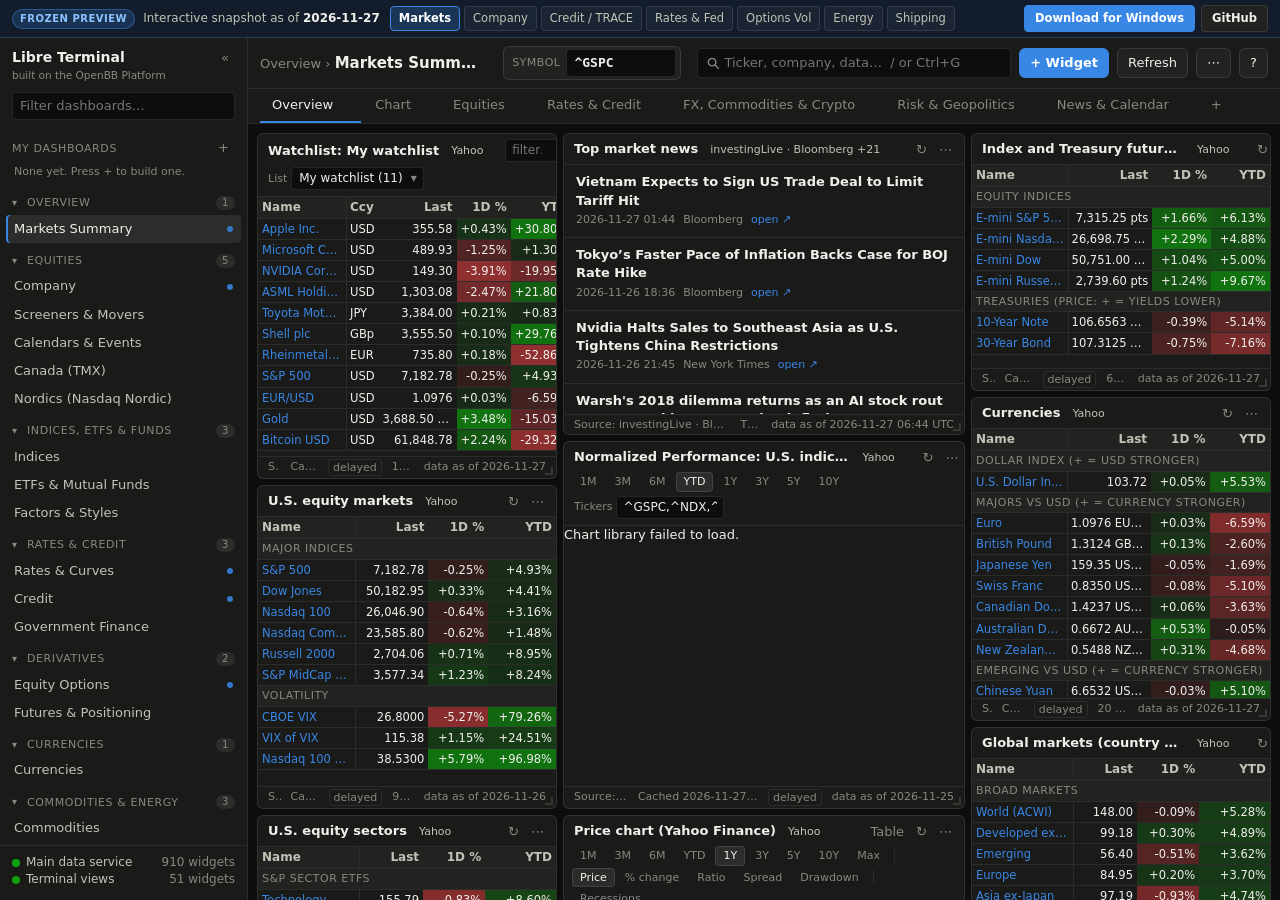
<file: docs/index.html>
<!DOCTYPE html>
<html lang="en">
<head>
<meta charset="utf-8">
<meta name="viewport" content="width=device-width, initial-scale=1">
<title>Libre Terminal — Interactive Preview</title>
<link rel="icon" href="data:image/svg+xml,%3Csvg xmlns='http://www.w3.org/2000/svg' viewBox='0 0 16 16'%3E%3Crect width='16' height='16' rx='3' fill='%230d0d0d'/%3E%3Cpath d='M3 11l3-4 3 2 4-5' fill='none' stroke='%233987e5' stroke-width='2' stroke-linecap='round' stroke-linejoin='round'/%3E%3C/svg%3E">
<link rel="stylesheet" href="./demo/static/app.css">
<link rel="stylesheet" href="./demo/demo.css">
</head>
<body>
<div id="demo-bar" role="region" aria-label="Interactive preview bar">
  <div class="demo-bar-l">
    <span class="demo-pill-tag">FROZEN PREVIEW</span>
    <span class="demo-date-txt">Interactive snapshot as of <strong id="demo-date">loading…</strong></span>
  </div>
  <nav class="demo-jumps" aria-label="Featured showcase screens">
    <button type="button" class="demo-jump" data-dash="d:markets" data-tab="overview">Markets</button>
    <button type="button" class="demo-jump" data-dash="d:eq-company" data-tab="overview">Company</button>
    <button type="button" class="demo-jump" data-dash="d:credit" data-tab="bond-lookup-trace">Credit / TRACE</button>
    <button type="button" class="demo-jump" data-dash="d:rates" data-tab="policy-expectations">Rates &amp; Fed</button>
    <button type="button" class="demo-jump" data-dash="d:options" data-tab="volatility">Options Vol</button>
    <button type="button" class="demo-jump" data-dash="d:energy" data-tab="oil">Energy</button>
    <button type="button" class="demo-jump" data-dash="d:trade" data-tab="chokepoints">Shipping</button>
  </nav>
  <div class="demo-bar-r">
    <a class="demo-btn primary" href="https://github.com/samlazs/libre-terminal/releases/latest/download/Libre-Terminal-Windows.zip" target="_blank" rel="noopener">Download for Windows</a>
    <a class="demo-btn" href="https://github.com/samlazs/libre-terminal" target="_blank" rel="noopener">GitHub</a>
  </div>
</div>
<div id="app">
  <aside id="sidebar">
    <div class="brand">
      <span id="brand-name" class="brand-name">Libre Terminal</span>
      <a class="brand-credit" href="https://github.com/openbq-org/OpenBB" target="_blank" rel="noopener" title="Data functions come from the open-source OpenBB Platform">built on the OpenBB Platform</a>
      <button id="btn-collapse" class="icon-btn" title="Collapse sidebar">«</button>
    </div>
    <div class="side-search"><input id="dash-filter" type="search" placeholder="Filter dashboards…" autocomplete="off"></div>
    <div id="dash-list" class="dash-list"></div>
    <div class="side-foot">
      <div id="backend-status"></div>
      <div id="warm-status" class="warm-status hidden"></div>
      <div id="save-status" class="muted small"></div>
    </div>
  </aside>
  <main id="main">
    <header id="topbar">
      <button id="btn-expand" class="icon-btn hidden" title="Show sidebar">»</button>
      <div id="dash-title" class="dash-title" title="Double-click to rename"></div>
      <div id="groups" class="groups"></div>
      <div class="spacer"></div>
      <input id="goto" type="search" placeholder="Ticker, company, data…  / or Ctrl+G" autocomplete="off" spellcheck="false" title="Type a ticker or a company name (AAPL, JPM, SPY) or the name of a dashboard, tab or dataset. Press / or Ctrl+G from anywhere.">
      <button id="btn-add" class="btn primary" title="Add a widget (Ctrl+K)">+ Widget</button>
      <button id="btn-refresh" class="btn" title="Reload every widget on this tab">Refresh</button>
      <button id="btn-restart" class="btn" title="Restart the data services and clear cached errors if charts or data stop responding">Restart</button>
      <button id="btn-more" class="btn" title="Dashboard actions">⋯</button>
      <button id="btn-help" class="btn" title="Quick guide: shortcuts, search, sources, exports, keys (?)">?</button>
    </header>
    <nav id="tabs" class="tabs"></nav>
    <div id="banner" class="banner hidden"></div>
    <div id="warm-banner" class="banner info hidden"></div>
    <section id="canvas-wrap"><div id="canvas"></div><div id="empty" class="empty hidden"></div></section>
  </main>
</div>
<div id="modal-root"></div>
<div id="pop-root"></div>
<script src="https://cdn.plot.ly/plotly-4.1.1.min.js"></script>
<script src="./demo/static/request.js"></script>
<script src="./demo/demo.js"></script>
<script src="./demo/static/md.js"></script>
<script src="./demo/static/table.js"></script>
<script src="./demo/static/statements.js"></script>
<script src="./demo/static/controls.js"></script>
<script src="./demo/static/securities.js"></script>
<script src="./demo/static/grid.js"></script>
<script src="./demo/static/widgets.js"></script>
<script src="./demo/static/app.js"></script>
</body>
</html>
</file>
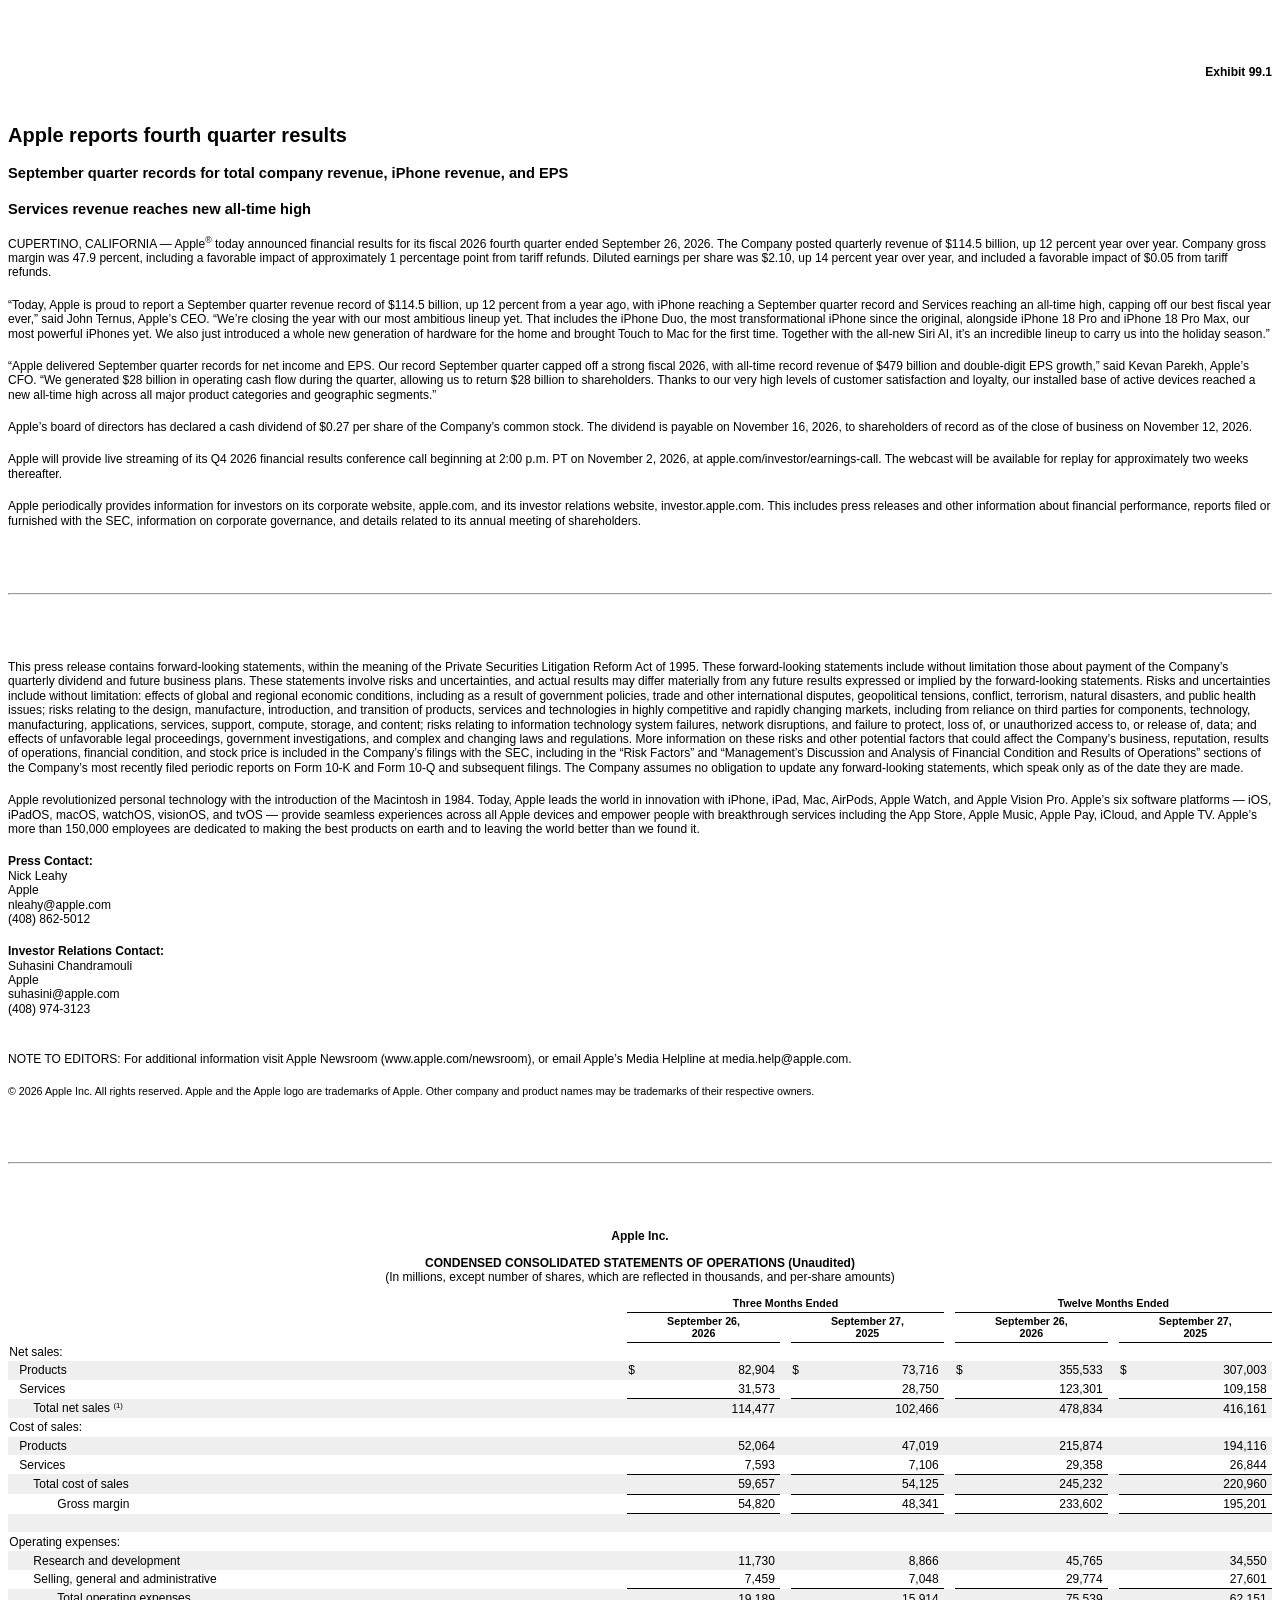
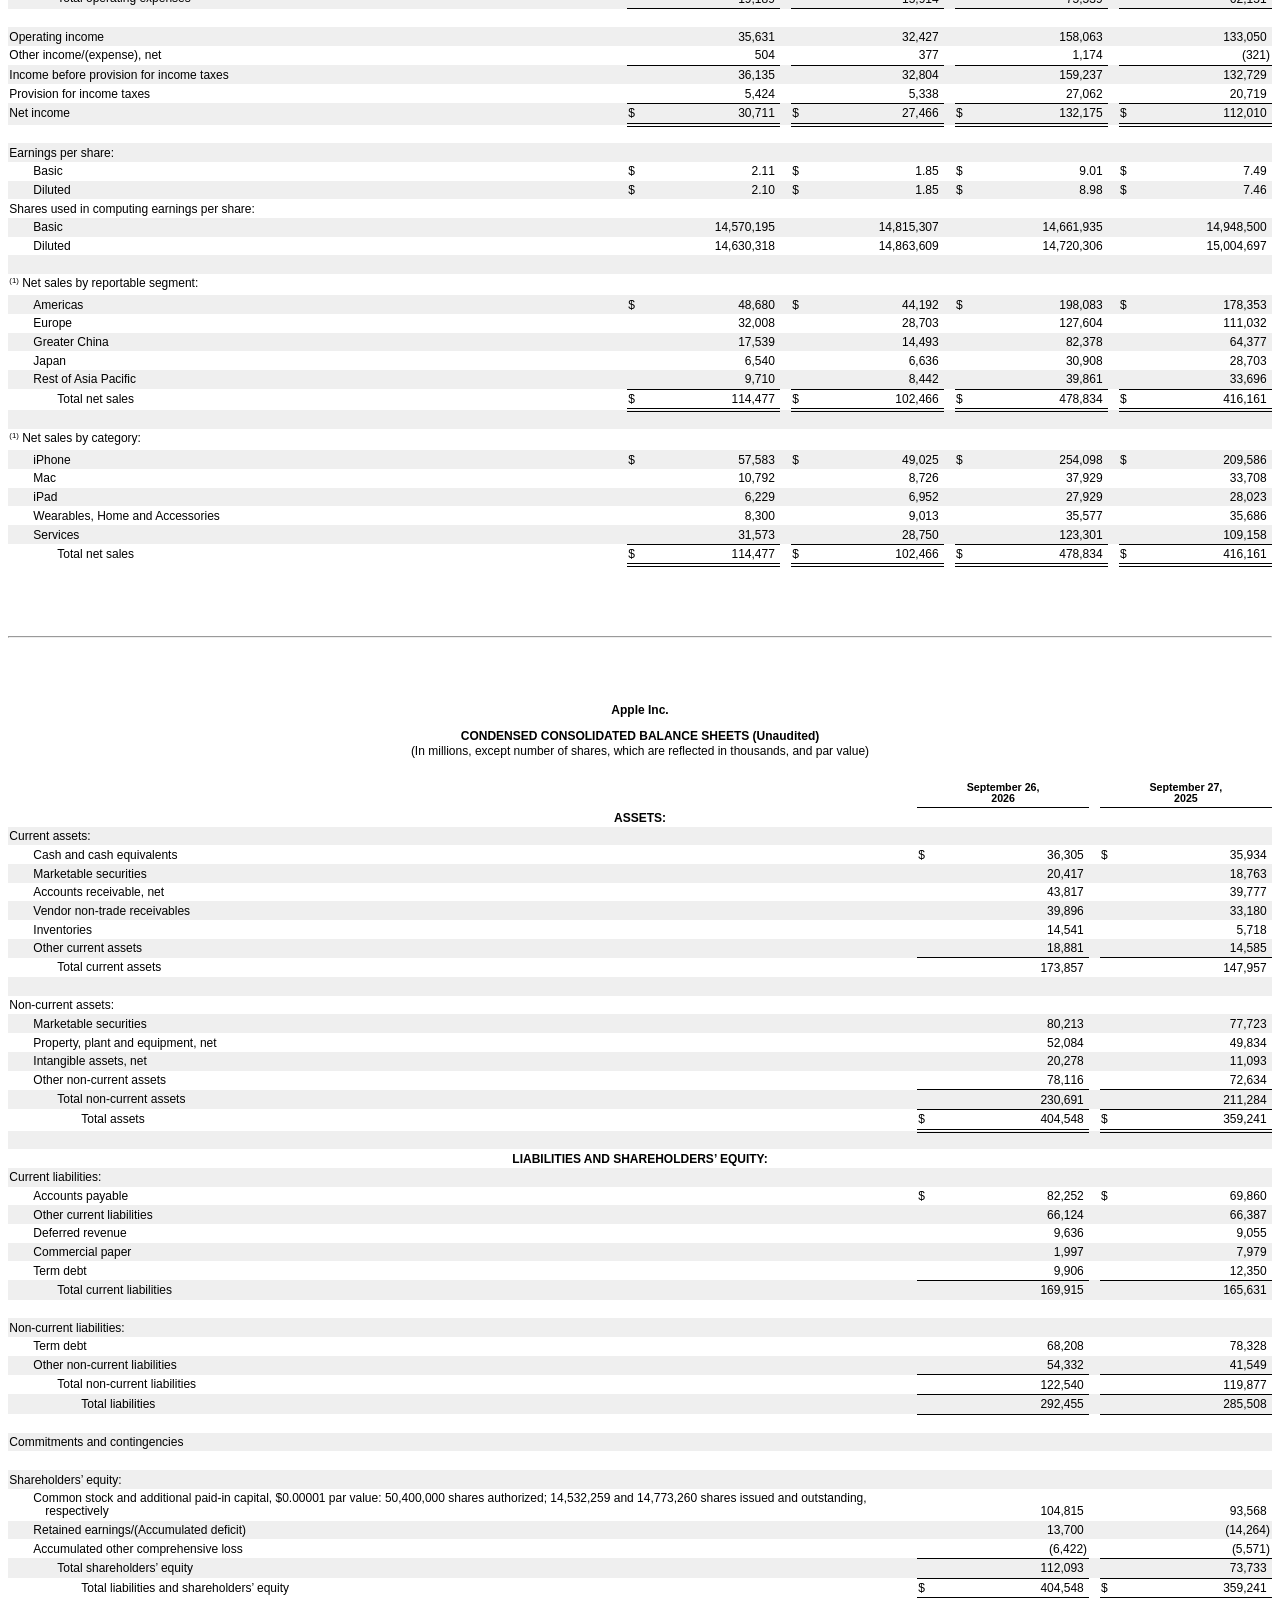
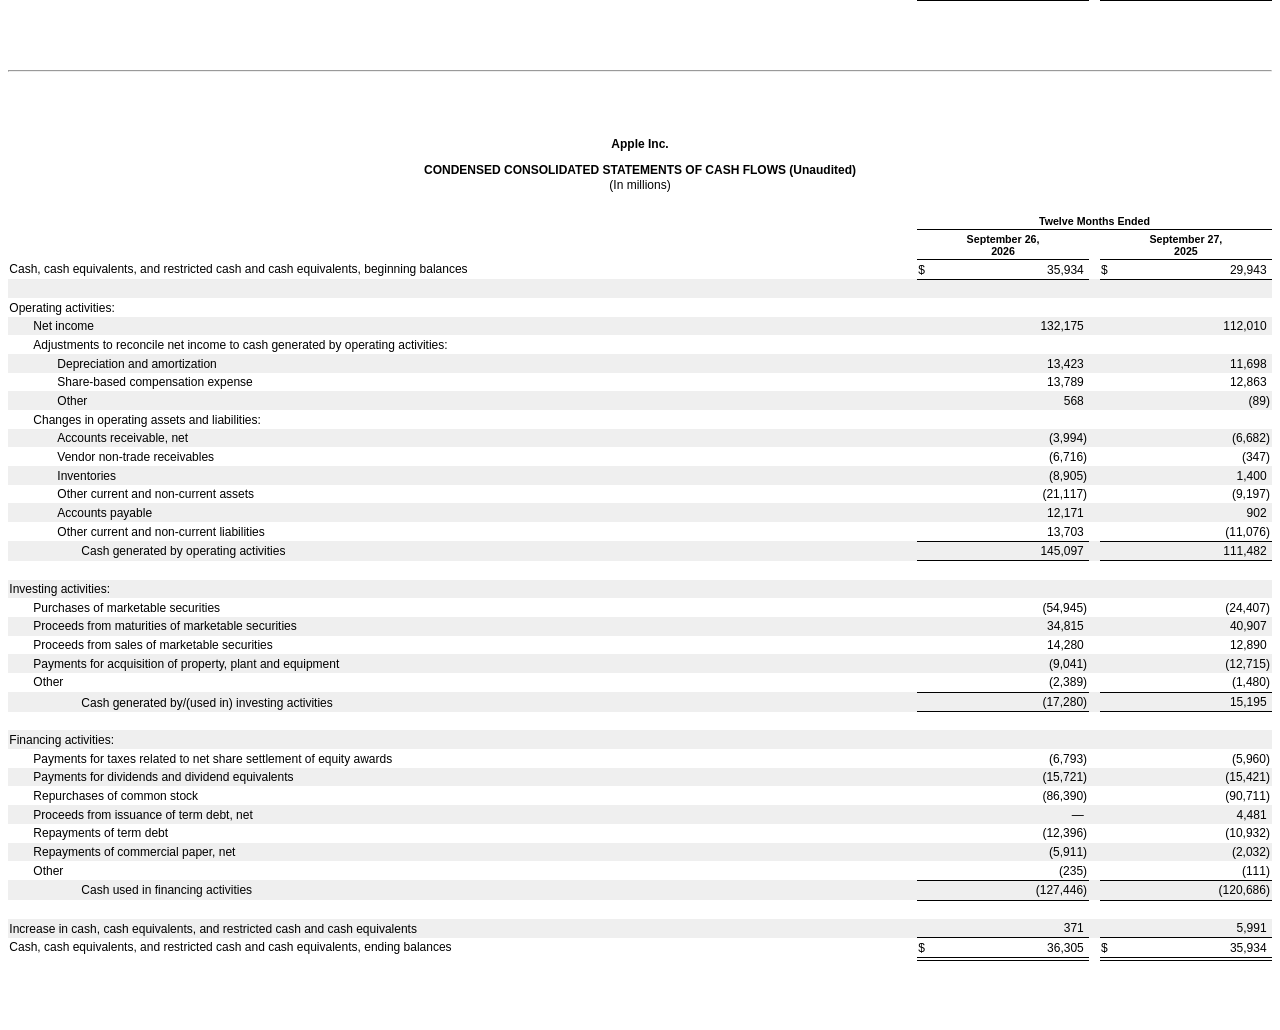
<file: docs/demo/frames/sec-8k-aapl.html>
<html><head><base target="_blank">
<!-- Document created using Wdesk -->
<!-- Copyright 2026 Workiva -->
<title>Document</title></head><body><div id="if44ab5eb768445f2a2b53a28d15b3d8f_1"></div><div style="min-height:42.75pt;width:100%"><div><font><br/></font></div></div><div style="text-align:right"><font style="color:#000000;font-family:'Helvetica',sans-serif;font-size:9pt;font-weight:700;line-height:120%">Exhibit 99.1</font></div><div style="margin-top:6pt"><font><br/></font></div><div><font><br/></font></div><div><font style="color:#000000;font-family:'Helvetica',sans-serif;font-size:15pt;font-weight:700;line-height:120%">Apple reports fourth quarter results</font></div><div><font><br/></font></div><div><font style="color:#000000;font-family:'Helvetica',sans-serif;font-size:11pt;font-weight:700;line-height:120%">September quarter records for total company revenue, iPhone revenue, and EPS</font></div><div><font><br/></font></div><div><font style="color:#000000;font-family:'Helvetica',sans-serif;font-size:11pt;font-weight:700;line-height:120%">Services revenue reaches new all-time high</font></div><div><font><br/></font></div><div><font style="color:#000000;font-family:'Helvetica',sans-serif;font-size:9pt;font-weight:400;line-height:120%">CUPERTINO, CALIFORNIA — Apple</font><font style="color:#000000;font-family:'Helvetica',sans-serif;font-size:6.5pt;font-weight:400;line-height:120%;position:relative;top:-3.5pt;vertical-align:baseline">®</font><font style="color:#000000;font-family:'Helvetica',sans-serif;font-size:9pt;font-weight:400;line-height:120%"> today announced financial results for its fiscal 2026 fourth quarter ended September 26, 2026. The Company posted quarterly revenue of $114.5 billion, up 12 percent year over year. Company gross margin was 47.9 percent, including a favorable impact of approximately 1 percentage point from tariff refunds. Diluted earnings per share was $2.10, up 14 percent year over year, and included a favorable impact of $0.05 from tariff refunds.</font></div><div><font><br/></font></div><div><font style="color:#000000;font-family:'Helvetica',sans-serif;font-size:9pt;font-weight:400;line-height:120%">“Today, Apple is proud to report a September quarter revenue record of $114.5 billion, up 12 percent from a year ago, with iPhone reaching a September quarter record and Services reaching an all-time high, capping off our best fiscal year ever,” said John Ternus, Apple’s CEO. “We’re closing the year with our most ambitious lineup yet. That includes the iPhone Duo, the most transformational iPhone since the original, alongside iPhone 18 Pro and iPhone 18 Pro Max, our most powerful iPhones yet. We also just introduced a whole new generation of hardware for the home and brought Touch to Mac for the first time. Together with the all-new Siri AI, it’s an incredible lineup to carry us into the holiday season.”</font></div><div><font><br/></font></div><div><font style="color:#000000;font-family:'Helvetica',sans-serif;font-size:9pt;font-weight:400;line-height:120%">“Apple delivered September quarter records for net income and EPS. Our record September quarter capped off a strong fiscal 2026, with all-time record revenue of $479 billion and double-digit EPS growth,” said Kevan Parekh, Apple’s CFO. “We generated $28 billion in operating cash flow during the quarter, allowing us to return $28 billion to shareholders. Thanks to our very high levels of customer satisfaction and loyalty, our installed base of active devices reached a new all-time high across all major product categories and geographic segments.”</font></div><div><font><br/></font></div><div><font style="color:#000000;font-family:'Helvetica',sans-serif;font-size:9pt;font-weight:400;line-height:120%">Apple’s board of directors has declared a cash dividend of $0.27 per share of the Company’s common stock. The dividend is payable on November 16, 2026, to shareholders of record as of the close of business on November 12, 2026.</font></div><div><font><br/></font></div><div><font style="color:#000000;font-family:'Helvetica',sans-serif;font-size:9pt;font-weight:400;line-height:120%">Apple will provide live streaming of its Q4 2026 financial results conference call beginning at 2:00 p.m. PT on November 2, 2026, at apple.com/investor/earnings-call. The webcast will be available for replay for approximately two weeks thereafter.</font></div><div><font><br/></font></div><div><font style="color:#000000;font-family:'Helvetica',sans-serif;font-size:9pt;font-weight:400;line-height:120%">Apple periodically provides information for investors on its corporate website, apple.com, and its investor relations website, investor.apple.com. This includes press releases and other information about financial performance, reports filed or furnished with the SEC, information on corporate governance, and details related to its annual meeting of shareholders.</font></div><div style="height:42.75pt;position:relative;width:100%"><div style="bottom:0;position:absolute;width:100%"><div style="text-align:center"><font><br/></font></div></div></div><hr style="page-break-after:always"/><div style="min-height:42.75pt;width:100%"><div><font><br/></font></div></div><div><font style="color:#000000;font-family:'Helvetica',sans-serif;font-size:9pt;font-weight:400;line-height:120%">This press release contains forward-looking statements, within the meaning of the Private Securities Litigation Reform Act of 1995. These forward-looking statements include without limitation those about payment of the Company’s quarterly dividend and future business plans. These statements involve risks and uncertainties, and actual results may differ materially from any future results expressed or implied by the forward-looking statements. Risks and uncertainties include without limitation: effects of global and regional economic conditions, including as a result of government policies, trade and other international disputes, geopolitical tensions, conflict, terrorism, natural disasters, and public health issues; risks relating to the design, manufacture, introduction, and transition of products, services and technologies in highly competitive and rapidly changing markets, including from reliance on third parties for components, technology, manufacturing, applications, services, support, compute, storage, and content; risks relating to information technology system failures, network disruptions, and failure to protect, loss of, or unauthorized access to, or release of, data; and effects of unfavorable legal proceedings, government investigations, and complex and changing laws and regulations. More information on these risks and other potential factors that could affect the Company’s business, reputation, results of operations, financial condition, and stock price is included in the Company’s filings with the SEC, including in the “Risk Factors” and “Management’s Discussion and Analysis of Financial Condition and Results of Operations” sections of the Company’s most recently filed periodic reports on Form 10-K and Form 10-Q and subsequent filings. The Company assumes no obligation to update any forward-looking statements, which speak only as of the date they are made. </font></div><div><font><br/></font></div><div><font style="color:#000000;font-family:'Helvetica',sans-serif;font-size:9pt;font-weight:400;line-height:120%">Apple revolutionized personal technology with the introduction of the Macintosh in 1984. Today, Apple leads the world in innovation with iPhone, iPad, Mac, AirPods, Apple Watch, and Apple Vision Pro. Apple’s six software platforms — iOS, iPadOS, macOS, watchOS, visionOS, and tvOS — provide seamless experiences across all Apple devices and empower people with breakthrough services including the App Store, Apple Music, Apple Pay, iCloud, and Apple TV. Apple’s more than 150,000 employees are dedicated to making the best products on earth and to leaving the world better than we found it.</font></div><div><font><br/></font></div><div><font style="color:#000000;font-family:'Helvetica',sans-serif;font-size:9pt;font-weight:700;line-height:120%">Press Contact:</font></div><div><font style="color:#000000;font-family:'Helvetica',sans-serif;font-size:9pt;font-weight:400;line-height:120%">Nick Leahy</font></div><div><font style="color:#000000;font-family:'Helvetica',sans-serif;font-size:9pt;font-weight:400;line-height:120%">Apple</font></div><div><font style="color:#000000;font-family:'Helvetica',sans-serif;font-size:9pt;font-weight:400;line-height:120%">nleahy@apple.com</font></div><div><font style="color:#000000;font-family:'Helvetica',sans-serif;font-size:9pt;font-weight:400;line-height:120%">(408) 862-5012</font></div><div><font><br/></font></div><div><font style="color:#000000;font-family:'Helvetica',sans-serif;font-size:9pt;font-weight:700;line-height:120%">Investor Relations Contact:</font></div><div><font style="color:#000000;font-family:'Helvetica',sans-serif;font-size:9pt;font-weight:400;line-height:120%">Suhasini Chandramouli</font></div><div><font style="color:#000000;font-family:'Helvetica',sans-serif;font-size:9pt;font-weight:400;line-height:120%">Apple</font></div><div><font style="color:#000000;font-family:'Helvetica',sans-serif;font-size:9pt;font-weight:400;line-height:120%">suhasini@apple.com</font></div><div><font style="color:#000000;font-family:'Helvetica',sans-serif;font-size:9pt;font-weight:400;line-height:120%">(408) 974-3123</font></div><div><font><br/></font></div><div><font><br/></font></div><div><font style="color:#000000;font-family:'Helvetica',sans-serif;font-size:9pt;font-weight:400;line-height:120%">NOTE TO EDITORS: For additional information visit Apple Newsroom (www.apple.com/newsroom), or email Apple’s Media Helpline at media.help@apple.com.</font></div><div><font><br/></font></div><div><font style="color:#000000;font-family:'Helvetica',sans-serif;font-size:8pt;font-weight:400;line-height:120%">© 2026 Apple Inc. All rights reserved. Apple and the Apple logo are trademarks of Apple. Other company and product names may be trademarks of their respective owners.</font></div><div style="height:42.75pt;position:relative;width:100%"><div style="bottom:0;position:absolute;width:100%"><div style="text-align:center"><font><br/></font></div></div></div><div id="if44ab5eb768445f2a2b53a28d15b3d8f_4"></div><hr style="page-break-after:always"/><div style="min-height:42.75pt;width:100%"><div><font><br/></font></div><div><font><br/></font></div></div><div style="text-align:center"><font style="color:#000000;font-family:'Helvetica',sans-serif;font-size:9pt;font-weight:700;line-height:120%">Apple Inc.</font></div><div style="margin-top:9pt;text-align:center"><font style="color:#000000;font-family:'Helvetica',sans-serif;font-size:9pt;font-weight:700;line-height:120%">CONDENSED CONSOLIDATED STATEMENTS OF OPERATIONS (Unaudited)</font></div><div style="text-align:center"><font style="color:#000000;font-family:'Helvetica',sans-serif;font-size:9pt;font-weight:400;line-height:120%">(In millions, except number of shares, which are reflected in thousands, and per-share amounts)</font></div><div style="margin-top:6pt;text-align:justify"><table style="border-collapse:collapse;display:inline-table;margin-bottom:5pt;vertical-align:text-bottom;width:100.000%"><tr><td style="width:1.0%"></td><td style="width:48.169%"></td><td style="width:0.1%"></td><td style="width:1.0%"></td><td style="width:11.034%"></td><td style="width:0.1%"></td><td style="width:0.1%"></td><td style="width:0.530%"></td><td style="width:0.1%"></td><td style="width:1.0%"></td><td style="width:11.034%"></td><td style="width:0.1%"></td><td style="width:0.1%"></td><td style="width:0.530%"></td><td style="width:0.1%"></td><td style="width:1.0%"></td><td style="width:11.034%"></td><td style="width:0.1%"></td><td style="width:0.1%"></td><td style="width:0.530%"></td><td style="width:0.1%"></td><td style="width:1.0%"></td><td style="width:11.039%"></td><td style="width:0.1%"></td></tr><tr><td colspan="3" style="padding:0 1pt"></td><td colspan="9" style="padding:2.62pt 1pt 1.5pt 1pt;text-align:center;vertical-align:bottom"><font style="color:#000000;font-family:'Helvetica',sans-serif;font-size:8pt;font-weight:700;line-height:110%">Three Months Ended</font></td><td colspan="3" style="padding:0 1pt"></td><td colspan="9" style="padding:2.62pt 1pt 1.5pt 1pt;text-align:center;vertical-align:bottom"><font style="color:#000000;font-family:'Helvetica',sans-serif;font-size:8pt;font-weight:700;line-height:110%">Twelve Months Ended</font></td></tr><tr><td colspan="3" style="padding:0 1pt"></td><td colspan="3" style="border-top:1pt solid #000000;padding:2.62pt 1pt 1.5pt 1pt;text-align:center;vertical-align:bottom"><font style="color:#000000;font-family:'Helvetica',sans-serif;font-size:8pt;font-weight:700;line-height:110%">September 26,<br/>2026</font></td><td colspan="3" style="border-top:1pt solid #000000;padding:0 1pt"></td><td colspan="3" style="border-top:1pt solid #000000;padding:2.62pt 1pt 1.5pt 1pt;text-align:center;vertical-align:bottom"><font style="color:#000000;font-family:'Helvetica',sans-serif;font-size:8pt;font-weight:700;line-height:110%">September 27,<br/>2025</font></td><td colspan="3" style="padding:0 1pt"></td><td colspan="3" style="border-top:1pt solid #000000;padding:2.62pt 1pt 1.5pt 1pt;text-align:center;vertical-align:bottom"><font style="color:#000000;font-family:'Helvetica',sans-serif;font-size:8pt;font-weight:700;line-height:110%">September 26,<br/>2026</font></td><td colspan="3" style="border-top:1pt solid #000000;padding:0 1pt"></td><td colspan="3" style="border-top:1pt solid #000000;padding:2.62pt 1pt 1.5pt 1pt;text-align:center;vertical-align:bottom"><font style="color:#000000;font-family:'Helvetica',sans-serif;font-size:8pt;font-weight:700;line-height:110%">September 27,<br/>2025</font></td></tr><tr><td colspan="3" style="padding:2.62pt 1pt 1.5pt 1pt;text-align:left;vertical-align:top"><font style="color:#000000;font-family:'Helvetica',sans-serif;font-size:9pt;font-weight:400;line-height:110%">Net sales:</font></td><td colspan="3" style="border-top:1pt solid #000000;padding:0 1pt"></td><td colspan="3" style="padding:0 1pt"></td><td colspan="3" style="border-top:1pt solid #000000;padding:0 1pt"></td><td colspan="3" style="padding:0 1pt"></td><td colspan="3" style="border-top:1pt solid #000000;padding:0 1pt"></td><td colspan="3" style="padding:0 1pt"></td><td colspan="3" style="border-top:1pt solid #000000;padding:0 1pt"></td></tr><tr><td colspan="3" style="background-color:#efefef;padding:2.62pt 1pt 1.5pt 1pt;text-align:left;vertical-align:top"><font style="color:#000000;font-family:'Helvetica',sans-serif;font-size:9pt;font-weight:400;line-height:110%">   Products</font></td><td style="background-color:#efefef;padding:2.62pt 0 1.5pt 1pt;text-align:left;vertical-align:bottom"><font style="color:#000000;font-family:'Helvetica',sans-serif;font-size:9pt;font-weight:400;line-height:110%">$</font></td><td style="background-color:#efefef;padding:2.62pt 0 1.5pt 0;text-align:right;vertical-align:bottom"><font style="color:#000000;font-family:'Helvetica',sans-serif;font-size:9pt;font-weight:400;line-height:110%">82,904 </font></td><td style="background-color:#efefef;padding:2.62pt 1pt 1.5pt 0;text-align:right;vertical-align:bottom"></td><td colspan="3" style="background-color:#efefef;padding:0 1pt"></td><td style="background-color:#efefef;padding:2.62pt 0 1.5pt 1pt;text-align:left;vertical-align:bottom"><font style="color:#000000;font-family:'Helvetica',sans-serif;font-size:9pt;font-weight:400;line-height:110%">$</font></td><td style="background-color:#efefef;padding:2.62pt 0 1.5pt 0;text-align:right;vertical-align:bottom"><font style="color:#000000;font-family:'Helvetica',sans-serif;font-size:9pt;font-weight:400;line-height:110%">73,716 </font></td><td style="background-color:#efefef;padding:2.62pt 1pt 1.5pt 0;text-align:right;vertical-align:bottom"></td><td colspan="3" style="background-color:#efefef;padding:0 1pt"></td><td style="background-color:#efefef;padding:2.62pt 0 1.5pt 1pt;text-align:left;vertical-align:bottom"><font style="color:#000000;font-family:'Helvetica',sans-serif;font-size:9pt;font-weight:400;line-height:110%">$</font></td><td style="background-color:#efefef;padding:2.62pt 0 1.5pt 0;text-align:right;vertical-align:bottom"><font style="color:#000000;font-family:'Helvetica',sans-serif;font-size:9pt;font-weight:400;line-height:110%">355,533 </font></td><td style="background-color:#efefef;padding:2.62pt 1pt 1.5pt 0;text-align:right;vertical-align:bottom"></td><td colspan="3" style="background-color:#efefef;padding:0 1pt"></td><td style="background-color:#efefef;padding:2.62pt 0 1.5pt 1pt;text-align:left;vertical-align:bottom"><font style="color:#000000;font-family:'Helvetica',sans-serif;font-size:9pt;font-weight:400;line-height:110%">$</font></td><td style="background-color:#efefef;padding:2.62pt 0 1.5pt 0;text-align:right;vertical-align:bottom"><font style="color:#000000;font-family:'Helvetica',sans-serif;font-size:9pt;font-weight:400;line-height:110%">307,003 </font></td><td style="background-color:#efefef;padding:2.62pt 1pt 1.5pt 0;text-align:right;vertical-align:bottom"></td></tr><tr><td colspan="3" style="background-color:#ffffff;padding:2.62pt 1pt 1.5pt 1pt;text-align:left;vertical-align:top"><font style="color:#000000;font-family:'Helvetica',sans-serif;font-size:9pt;font-weight:400;line-height:110%">   Services</font></td><td colspan="2" style="background-color:#ffffff;padding:2.62pt 0 1.5pt 1pt;text-align:right;vertical-align:bottom"><font style="color:#000000;font-family:'Helvetica',sans-serif;font-size:9pt;font-weight:400;line-height:110%">31,573 </font></td><td style="background-color:#ffffff;padding:2.62pt 1pt 1.5pt 0;text-align:right;vertical-align:bottom"></td><td colspan="3" style="background-color:#ffffff;padding:0 1pt"></td><td colspan="2" style="background-color:#ffffff;padding:2.62pt 0 1.5pt 1pt;text-align:right;vertical-align:bottom"><font style="color:#000000;font-family:'Helvetica',sans-serif;font-size:9pt;font-weight:400;line-height:110%">28,750 </font></td><td style="background-color:#ffffff;padding:2.62pt 1pt 1.5pt 0;text-align:right;vertical-align:bottom"></td><td colspan="3" style="background-color:#ffffff;padding:0 1pt"></td><td colspan="2" style="background-color:#ffffff;padding:2.62pt 0 1.5pt 1pt;text-align:right;vertical-align:bottom"><font style="color:#000000;font-family:'Helvetica',sans-serif;font-size:9pt;font-weight:400;line-height:110%">123,301 </font></td><td style="background-color:#ffffff;padding:2.62pt 1pt 1.5pt 0;text-align:right;vertical-align:bottom"></td><td colspan="3" style="background-color:#ffffff;padding:0 1pt"></td><td colspan="2" style="background-color:#ffffff;padding:2.62pt 0 1.5pt 1pt;text-align:right;vertical-align:bottom"><font style="color:#000000;font-family:'Helvetica',sans-serif;font-size:9pt;font-weight:400;line-height:110%">109,158 </font></td><td style="background-color:#ffffff;padding:2.62pt 1pt 1.5pt 0;text-align:right;vertical-align:bottom"></td></tr><tr><td colspan="3" style="background-color:#efefef;padding:2.62pt 1pt 1.5pt 1pt;text-align:left;vertical-align:top"><div style="padding-left:18pt"><font style="color:#000000;font-family:'Helvetica',sans-serif;font-size:9pt;font-weight:400;line-height:110%">Total net sales </font><font style="color:#000000;font-family:'Helvetica',sans-serif;font-size:5.85pt;font-weight:400;line-height:110%;position:relative;top:-3.15pt;vertical-align:baseline">(1)</font></div></td><td colspan="2" style="background-color:#efefef;border-top:1pt solid #000000;padding:2.62pt 0 1.5pt 1pt;text-align:right;vertical-align:bottom"><font style="color:#000000;font-family:'Helvetica',sans-serif;font-size:9pt;font-weight:400;line-height:110%">114,477 </font></td><td style="background-color:#efefef;border-top:1pt solid #000000;padding:2.62pt 1pt 1.5pt 0;text-align:right;vertical-align:bottom"></td><td colspan="3" style="background-color:#efefef;padding:0 1pt"></td><td colspan="2" style="background-color:#efefef;border-top:1pt solid #000000;padding:2.62pt 0 1.5pt 1pt;text-align:right;vertical-align:bottom"><font style="color:#000000;font-family:'Helvetica',sans-serif;font-size:9pt;font-weight:400;line-height:110%">102,466 </font></td><td style="background-color:#efefef;border-top:1pt solid #000000;padding:2.62pt 1pt 1.5pt 0;text-align:right;vertical-align:bottom"></td><td colspan="3" style="background-color:#efefef;padding:0 1pt"></td><td colspan="2" style="background-color:#efefef;border-top:1pt solid #000000;padding:2.62pt 0 1.5pt 1pt;text-align:right;vertical-align:bottom"><font style="color:#000000;font-family:'Helvetica',sans-serif;font-size:9pt;font-weight:400;line-height:110%">478,834 </font></td><td style="background-color:#efefef;border-top:1pt solid #000000;padding:2.62pt 1pt 1.5pt 0;text-align:right;vertical-align:bottom"></td><td colspan="3" style="background-color:#efefef;padding:0 1pt"></td><td colspan="2" style="background-color:#efefef;border-top:1pt solid #000000;padding:2.62pt 0 1.5pt 1pt;text-align:right;vertical-align:bottom"><font style="color:#000000;font-family:'Helvetica',sans-serif;font-size:9pt;font-weight:400;line-height:110%">416,161 </font></td><td style="background-color:#efefef;border-top:1pt solid #000000;padding:2.62pt 1pt 1.5pt 0;text-align:right;vertical-align:bottom"></td></tr><tr><td colspan="3" style="background-color:#ffffff;padding:2.62pt 1pt 1.5pt 1pt;text-align:left;vertical-align:bottom"><font style="color:#000000;font-family:'Helvetica',sans-serif;font-size:9pt;font-weight:400;line-height:110%">Cost of sales:</font></td><td colspan="3" style="background-color:#ffffff;padding:0 1pt"></td><td colspan="3" style="background-color:#ffffff;padding:0 1pt"></td><td colspan="3" style="background-color:#ffffff;padding:0 1pt"></td><td colspan="3" style="background-color:#ffffff;padding:0 1pt"></td><td colspan="3" style="background-color:#ffffff;padding:0 1pt"></td><td colspan="3" style="background-color:#ffffff;padding:0 1pt"></td><td colspan="3" style="background-color:#ffffff;padding:0 1pt"></td></tr><tr><td colspan="3" style="background-color:#efefef;padding:2.62pt 1pt 1.5pt 1pt;text-align:left;vertical-align:top"><font style="color:#000000;font-family:'Helvetica',sans-serif;font-size:9pt;font-weight:400;line-height:110%">   Products</font></td><td colspan="2" style="background-color:#efefef;padding:2.62pt 0 1.5pt 1pt;text-align:right;vertical-align:bottom"><font style="color:#000000;font-family:'Helvetica',sans-serif;font-size:9pt;font-weight:400;line-height:110%">52,064 </font></td><td style="background-color:#efefef;padding:2.62pt 1pt 1.5pt 0;text-align:right;vertical-align:bottom"></td><td colspan="3" style="background-color:#efefef;padding:0 1pt"></td><td colspan="2" style="background-color:#efefef;padding:2.62pt 0 1.5pt 1pt;text-align:right;vertical-align:bottom"><font style="color:#000000;font-family:'Helvetica',sans-serif;font-size:9pt;font-weight:400;line-height:110%">47,019 </font></td><td style="background-color:#efefef;padding:2.62pt 1pt 1.5pt 0;text-align:right;vertical-align:bottom"></td><td colspan="3" style="background-color:#efefef;padding:0 1pt"></td><td colspan="2" style="background-color:#efefef;padding:2.62pt 0 1.5pt 1pt;text-align:right;vertical-align:bottom"><font style="color:#000000;font-family:'Helvetica',sans-serif;font-size:9pt;font-weight:400;line-height:110%">215,874 </font></td><td style="background-color:#efefef;padding:2.62pt 1pt 1.5pt 0;text-align:right;vertical-align:bottom"></td><td colspan="3" style="background-color:#efefef;padding:0 1pt"></td><td colspan="2" style="background-color:#efefef;padding:2.62pt 0 1.5pt 1pt;text-align:right;vertical-align:bottom"><font style="color:#000000;font-family:'Helvetica',sans-serif;font-size:9pt;font-weight:400;line-height:110%">194,116 </font></td><td style="background-color:#efefef;padding:2.62pt 1pt 1.5pt 0;text-align:right;vertical-align:bottom"></td></tr><tr><td colspan="3" style="background-color:#ffffff;padding:2.62pt 1pt 1.5pt 1pt;text-align:left;vertical-align:top"><font style="color:#000000;font-family:'Helvetica',sans-serif;font-size:9pt;font-weight:400;line-height:110%">   Services</font></td><td colspan="2" style="background-color:#ffffff;padding:2.62pt 0 1.5pt 1pt;text-align:right;vertical-align:bottom"><font style="color:#000000;font-family:'Helvetica',sans-serif;font-size:9pt;font-weight:400;line-height:110%">7,593 </font></td><td style="background-color:#ffffff;padding:2.62pt 1pt 1.5pt 0;text-align:right;vertical-align:bottom"></td><td colspan="3" style="background-color:#ffffff;padding:0 1pt"></td><td colspan="2" style="background-color:#ffffff;padding:2.62pt 0 1.5pt 1pt;text-align:right;vertical-align:bottom"><font style="color:#000000;font-family:'Helvetica',sans-serif;font-size:9pt;font-weight:400;line-height:110%">7,106 </font></td><td style="background-color:#ffffff;padding:2.62pt 1pt 1.5pt 0;text-align:right;vertical-align:bottom"></td><td colspan="3" style="background-color:#ffffff;padding:0 1pt"></td><td colspan="2" style="background-color:#ffffff;padding:2.62pt 0 1.5pt 1pt;text-align:right;vertical-align:bottom"><font style="color:#000000;font-family:'Helvetica',sans-serif;font-size:9pt;font-weight:400;line-height:110%">29,358 </font></td><td style="background-color:#ffffff;padding:2.62pt 1pt 1.5pt 0;text-align:right;vertical-align:bottom"></td><td colspan="3" style="background-color:#ffffff;padding:0 1pt"></td><td colspan="2" style="background-color:#ffffff;padding:2.62pt 0 1.5pt 1pt;text-align:right;vertical-align:bottom"><font style="color:#000000;font-family:'Helvetica',sans-serif;font-size:9pt;font-weight:400;line-height:110%">26,844 </font></td><td style="background-color:#ffffff;padding:2.62pt 1pt 1.5pt 0;text-align:right;vertical-align:bottom"></td></tr><tr><td colspan="3" style="background-color:#efefef;padding:2.62pt 1pt 1.5pt 19pt;text-align:left;vertical-align:top"><font style="color:#000000;font-family:'Helvetica',sans-serif;font-size:9pt;font-weight:400;line-height:110%">Total cost of sales</font></td><td colspan="2" style="background-color:#efefef;border-top:1pt solid #000000;padding:2.62pt 0 1.5pt 1pt;text-align:right;vertical-align:bottom"><font style="color:#000000;font-family:'Helvetica',sans-serif;font-size:9pt;font-weight:400;line-height:110%">59,657 </font></td><td style="background-color:#efefef;border-top:1pt solid #000000;padding:2.62pt 1pt 1.5pt 0;text-align:right;vertical-align:bottom"></td><td colspan="3" style="background-color:#efefef;padding:0 1pt"></td><td colspan="2" style="background-color:#efefef;border-top:1pt solid #000000;padding:2.62pt 0 1.5pt 1pt;text-align:right;vertical-align:bottom"><font style="color:#000000;font-family:'Helvetica',sans-serif;font-size:9pt;font-weight:400;line-height:110%">54,125 </font></td><td style="background-color:#efefef;border-top:1pt solid #000000;padding:2.62pt 1pt 1.5pt 0;text-align:right;vertical-align:bottom"></td><td colspan="3" style="background-color:#efefef;padding:0 1pt"></td><td colspan="2" style="background-color:#efefef;border-top:1pt solid #000000;padding:2.62pt 0 1.5pt 1pt;text-align:right;vertical-align:bottom"><font style="color:#000000;font-family:'Helvetica',sans-serif;font-size:9pt;font-weight:400;line-height:110%">245,232 </font></td><td style="background-color:#efefef;border-top:1pt solid #000000;padding:2.62pt 1pt 1.5pt 0;text-align:right;vertical-align:bottom"></td><td colspan="3" style="background-color:#efefef;padding:0 1pt"></td><td colspan="2" style="background-color:#efefef;border-top:1pt solid #000000;padding:2.62pt 0 1.5pt 1pt;text-align:right;vertical-align:bottom"><font style="color:#000000;font-family:'Helvetica',sans-serif;font-size:9pt;font-weight:400;line-height:110%">220,960 </font></td><td style="background-color:#efefef;border-top:1pt solid #000000;padding:2.62pt 1pt 1.5pt 0;text-align:right;vertical-align:bottom"></td></tr><tr><td colspan="3" style="background-color:#ffffff;padding:2.62pt 1pt 1.5pt 46pt;text-align:left;text-indent:-9pt;vertical-align:top"><font style="color:#000000;font-family:'Helvetica',sans-serif;font-size:9pt;font-weight:400;line-height:110%">Gross margin</font></td><td colspan="2" style="background-color:#ffffff;border-top:1pt solid #000000;padding:2.62pt 0 1.5pt 1pt;text-align:right;vertical-align:bottom"><font style="color:#000000;font-family:'Helvetica',sans-serif;font-size:9pt;font-weight:400;line-height:110%">54,820 </font></td><td style="background-color:#ffffff;border-top:1pt solid #000000;padding:2.62pt 1pt 1.5pt 0;text-align:right;vertical-align:bottom"></td><td colspan="3" style="background-color:#ffffff;padding:0 1pt"></td><td colspan="2" style="background-color:#ffffff;border-top:1pt solid #000000;padding:2.62pt 0 1.5pt 1pt;text-align:right;vertical-align:bottom"><font style="color:#000000;font-family:'Helvetica',sans-serif;font-size:9pt;font-weight:400;line-height:110%">48,341 </font></td><td style="background-color:#ffffff;border-top:1pt solid #000000;padding:2.62pt 1pt 1.5pt 0;text-align:right;vertical-align:bottom"></td><td colspan="3" style="background-color:#ffffff;padding:0 1pt"></td><td colspan="2" style="background-color:#ffffff;border-top:1pt solid #000000;padding:2.62pt 0 1.5pt 1pt;text-align:right;vertical-align:bottom"><font style="color:#000000;font-family:'Helvetica',sans-serif;font-size:9pt;font-weight:400;line-height:110%">233,602 </font></td><td style="background-color:#ffffff;border-top:1pt solid #000000;padding:2.62pt 1pt 1.5pt 0;text-align:right;vertical-align:bottom"></td><td colspan="3" style="background-color:#ffffff;padding:0 1pt"></td><td colspan="2" style="background-color:#ffffff;border-top:1pt solid #000000;padding:2.62pt 0 1.5pt 1pt;text-align:right;vertical-align:bottom"><font style="color:#000000;font-family:'Helvetica',sans-serif;font-size:9pt;font-weight:400;line-height:110%">195,201 </font></td><td style="background-color:#ffffff;border-top:1pt solid #000000;padding:2.62pt 1pt 1.5pt 0;text-align:right;vertical-align:bottom"></td></tr><tr style="height:14pt"><td colspan="3" style="background-color:#efefef;padding:0 1pt"></td><td colspan="3" style="background-color:#efefef;border-top:1pt solid #000000;padding:0 1pt"></td><td colspan="3" style="background-color:#efefef;padding:0 1pt"></td><td colspan="3" style="background-color:#efefef;border-top:1pt solid #000000;padding:0 1pt"></td><td colspan="3" style="background-color:#efefef;padding:0 1pt"></td><td colspan="3" style="background-color:#efefef;border-top:1pt solid #000000;padding:0 1pt"></td><td colspan="3" style="background-color:#efefef;padding:0 1pt"></td><td colspan="3" style="background-color:#efefef;border-top:1pt solid #000000;padding:0 1pt"></td></tr><tr><td colspan="3" style="background-color:#ffffff;padding:2.62pt 1pt 1.5pt 1pt;text-align:left;vertical-align:top"><div style="padding-left:9pt;text-indent:-9pt"><font style="color:#000000;font-family:'Helvetica',sans-serif;font-size:9pt;font-weight:400;line-height:110%">Operating expenses:</font></div></td><td colspan="3" style="background-color:#ffffff;padding:0 1pt"></td><td colspan="3" style="background-color:#ffffff;padding:0 1pt"></td><td colspan="3" style="background-color:#ffffff;padding:0 1pt"></td><td colspan="3" style="background-color:#ffffff;padding:0 1pt"></td><td colspan="3" style="background-color:#ffffff;padding:0 1pt"></td><td colspan="3" style="background-color:#ffffff;padding:0 1pt"></td><td colspan="3" style="background-color:#ffffff;padding:0 1pt"></td></tr><tr><td colspan="3" style="background-color:#efefef;padding:2.62pt 1pt 1.5pt 1pt;text-align:left;vertical-align:top"><div style="padding-left:27pt;text-indent:-9pt"><font style="color:#000000;font-family:'Helvetica',sans-serif;font-size:9pt;font-weight:400;line-height:110%">Research and development</font></div></td><td colspan="2" style="background-color:#efefef;padding:2.62pt 0 1.5pt 1pt;text-align:right;vertical-align:bottom"><font style="color:#000000;font-family:'Helvetica',sans-serif;font-size:9pt;font-weight:400;line-height:110%">11,730 </font></td><td style="background-color:#efefef;padding:2.62pt 1pt 1.5pt 0;text-align:right;vertical-align:bottom"></td><td colspan="3" style="background-color:#efefef;padding:0 1pt"></td><td colspan="2" style="background-color:#efefef;padding:2.62pt 0 1.5pt 1pt;text-align:right;vertical-align:bottom"><font style="color:#000000;font-family:'Helvetica',sans-serif;font-size:9pt;font-weight:400;line-height:110%">8,866 </font></td><td style="background-color:#efefef;padding:2.62pt 1pt 1.5pt 0;text-align:right;vertical-align:bottom"></td><td colspan="3" style="background-color:#efefef;padding:0 1pt"></td><td colspan="2" style="background-color:#efefef;padding:2.62pt 0 1.5pt 1pt;text-align:right;vertical-align:bottom"><font style="color:#000000;font-family:'Helvetica',sans-serif;font-size:9pt;font-weight:400;line-height:110%">45,765 </font></td><td style="background-color:#efefef;padding:2.62pt 1pt 1.5pt 0;text-align:right;vertical-align:bottom"></td><td colspan="3" style="background-color:#efefef;padding:0 1pt"></td><td colspan="2" style="background-color:#efefef;padding:2.62pt 0 1.5pt 1pt;text-align:right;vertical-align:bottom"><font style="color:#000000;font-family:'Helvetica',sans-serif;font-size:9pt;font-weight:400;line-height:110%">34,550 </font></td><td style="background-color:#efefef;padding:2.62pt 1pt 1.5pt 0;text-align:right;vertical-align:bottom"></td></tr><tr><td colspan="3" style="background-color:#ffffff;padding:2.62pt 1pt 1.5pt 1pt;text-align:left;vertical-align:top"><div style="padding-left:27pt;text-indent:-9pt"><font style="color:#000000;font-family:'Helvetica',sans-serif;font-size:9pt;font-weight:400;line-height:110%">Selling, general and administrative</font></div></td><td colspan="2" style="background-color:#ffffff;padding:2.62pt 0 1.5pt 1pt;text-align:right;vertical-align:bottom"><font style="color:#000000;font-family:'Helvetica',sans-serif;font-size:9pt;font-weight:400;line-height:110%">7,459 </font></td><td style="background-color:#ffffff;padding:2.62pt 1pt 1.5pt 0;text-align:right;vertical-align:bottom"></td><td colspan="3" style="background-color:#ffffff;padding:0 1pt"></td><td colspan="2" style="background-color:#ffffff;padding:2.62pt 0 1.5pt 1pt;text-align:right;vertical-align:bottom"><font style="color:#000000;font-family:'Helvetica',sans-serif;font-size:9pt;font-weight:400;line-height:110%">7,048 </font></td><td style="background-color:#ffffff;padding:2.62pt 1pt 1.5pt 0;text-align:right;vertical-align:bottom"></td><td colspan="3" style="background-color:#ffffff;padding:0 1pt"></td><td colspan="2" style="background-color:#ffffff;padding:2.62pt 0 1.5pt 1pt;text-align:right;vertical-align:bottom"><font style="color:#000000;font-family:'Helvetica',sans-serif;font-size:9pt;font-weight:400;line-height:110%">29,774 </font></td><td style="background-color:#ffffff;padding:2.62pt 1pt 1.5pt 0;text-align:right;vertical-align:bottom"></td><td colspan="3" style="background-color:#ffffff;padding:0 1pt"></td><td colspan="2" style="background-color:#ffffff;padding:2.62pt 0 1.5pt 1pt;text-align:right;vertical-align:bottom"><font style="color:#000000;font-family:'Helvetica',sans-serif;font-size:9pt;font-weight:400;line-height:110%">27,601 </font></td><td style="background-color:#ffffff;padding:2.62pt 1pt 1.5pt 0;text-align:right;vertical-align:bottom"></td></tr><tr><td colspan="3" style="background-color:#efefef;padding:2.62pt 1pt 1.5pt 1pt;text-align:left;vertical-align:top"><div style="padding-left:45pt;text-indent:-9pt"><font style="color:#000000;font-family:'Helvetica',sans-serif;font-size:9pt;font-weight:400;line-height:110%">Total operating expenses</font></div></td><td colspan="2" style="background-color:#efefef;border-top:1pt solid #000000;padding:2.62pt 0 1.5pt 1pt;text-align:right;vertical-align:bottom"><font style="color:#000000;font-family:'Helvetica',sans-serif;font-size:9pt;font-weight:400;line-height:110%">19,189 </font></td><td style="background-color:#efefef;border-top:1pt solid #000000;padding:2.62pt 1pt 1.5pt 0;text-align:right;vertical-align:bottom"></td><td colspan="3" style="background-color:#efefef;padding:0 1pt"></td><td colspan="2" style="background-color:#efefef;border-top:1pt solid #000000;padding:2.62pt 0 1.5pt 1pt;text-align:right;vertical-align:bottom"><font style="color:#000000;font-family:'Helvetica',sans-serif;font-size:9pt;font-weight:400;line-height:110%">15,914 </font></td><td style="background-color:#efefef;border-top:1pt solid #000000;padding:2.62pt 1pt 1.5pt 0;text-align:right;vertical-align:bottom"></td><td colspan="3" style="background-color:#efefef;padding:0 1pt"></td><td colspan="2" style="background-color:#efefef;border-top:1pt solid #000000;padding:2.62pt 0 1.5pt 1pt;text-align:right;vertical-align:bottom"><font style="color:#000000;font-family:'Helvetica',sans-serif;font-size:9pt;font-weight:400;line-height:110%">75,539 </font></td><td style="background-color:#efefef;border-top:1pt solid #000000;padding:2.62pt 1pt 1.5pt 0;text-align:right;vertical-align:bottom"></td><td colspan="3" style="background-color:#efefef;padding:0 1pt"></td><td colspan="2" style="background-color:#efefef;border-top:1pt solid #000000;padding:2.62pt 0 1.5pt 1pt;text-align:right;vertical-align:bottom"><font style="color:#000000;font-family:'Helvetica',sans-serif;font-size:9pt;font-weight:400;line-height:110%">62,151 </font></td><td style="background-color:#efefef;border-top:1pt solid #000000;padding:2.62pt 1pt 1.5pt 0;text-align:right;vertical-align:bottom"></td></tr><tr style="height:14pt"><td colspan="3" style="background-color:#ffffff;padding:0 1pt"></td><td colspan="3" style="background-color:#ffffff;border-top:1pt solid #000000;padding:0 1pt"></td><td colspan="3" style="background-color:#ffffff;padding:0 1pt"></td><td colspan="3" style="background-color:#ffffff;border-top:1pt solid #000000;padding:0 1pt"></td><td colspan="3" style="background-color:#ffffff;padding:0 1pt"></td><td colspan="3" style="background-color:#ffffff;border-top:1pt solid #000000;padding:0 1pt"></td><td colspan="3" style="background-color:#ffffff;padding:0 1pt"></td><td colspan="3" style="background-color:#ffffff;border-top:1pt solid #000000;padding:0 1pt"></td></tr><tr><td colspan="3" style="background-color:#efefef;padding:2.62pt 1pt 1.5pt 1pt;text-align:left;vertical-align:top"><div style="padding-left:9pt;text-indent:-9pt"><font style="color:#000000;font-family:'Helvetica',sans-serif;font-size:9pt;font-weight:400;line-height:110%">Operating income</font></div></td><td colspan="2" style="background-color:#efefef;padding:2.62pt 0 1.5pt 1pt;text-align:right;vertical-align:bottom"><font style="color:#000000;font-family:'Helvetica',sans-serif;font-size:9pt;font-weight:400;line-height:110%">35,631 </font></td><td style="background-color:#efefef;padding:2.62pt 1pt 1.5pt 0;text-align:right;vertical-align:bottom"></td><td colspan="3" style="background-color:#efefef;padding:0 1pt"></td><td colspan="2" style="background-color:#efefef;padding:2.62pt 0 1.5pt 1pt;text-align:right;vertical-align:bottom"><font style="color:#000000;font-family:'Helvetica',sans-serif;font-size:9pt;font-weight:400;line-height:110%">32,427 </font></td><td style="background-color:#efefef;padding:2.62pt 1pt 1.5pt 0;text-align:right;vertical-align:bottom"></td><td colspan="3" style="background-color:#efefef;padding:0 1pt"></td><td colspan="2" style="background-color:#efefef;padding:2.62pt 0 1.5pt 1pt;text-align:right;vertical-align:bottom"><font style="color:#000000;font-family:'Helvetica',sans-serif;font-size:9pt;font-weight:400;line-height:110%">158,063 </font></td><td style="background-color:#efefef;padding:2.62pt 1pt 1.5pt 0;text-align:right;vertical-align:bottom"></td><td colspan="3" style="background-color:#efefef;padding:0 1pt"></td><td colspan="2" style="background-color:#efefef;padding:2.62pt 0 1.5pt 1pt;text-align:right;vertical-align:bottom"><font style="color:#000000;font-family:'Helvetica',sans-serif;font-size:9pt;font-weight:400;line-height:110%">133,050 </font></td><td style="background-color:#efefef;padding:2.62pt 1pt 1.5pt 0;text-align:right;vertical-align:bottom"></td></tr><tr><td colspan="3" style="background-color:#ffffff;padding:2.62pt 1pt 1.5pt 1pt;text-align:left;vertical-align:top"><div style="padding-left:9pt;text-indent:-9pt"><font style="color:#000000;font-family:'Helvetica',sans-serif;font-size:9pt;font-weight:400;line-height:110%">Other income/(expense), net</font></div></td><td colspan="2" style="background-color:#ffffff;padding:2.62pt 0 1.5pt 1pt;text-align:right;vertical-align:bottom"><font style="color:#000000;font-family:'Helvetica',sans-serif;font-size:9pt;font-weight:400;line-height:110%">504 </font></td><td style="background-color:#ffffff;padding:2.62pt 1pt 1.5pt 0;text-align:right;vertical-align:bottom"></td><td colspan="3" style="background-color:#ffffff;padding:0 1pt"></td><td colspan="2" style="background-color:#ffffff;padding:2.62pt 0 1.5pt 1pt;text-align:right;vertical-align:bottom"><font style="color:#000000;font-family:'Helvetica',sans-serif;font-size:9pt;font-weight:400;line-height:110%">377 </font></td><td style="background-color:#ffffff;padding:2.62pt 1pt 1.5pt 0;text-align:right;vertical-align:bottom"></td><td colspan="3" style="background-color:#ffffff;padding:0 1pt"></td><td colspan="2" style="background-color:#ffffff;padding:2.62pt 0 1.5pt 1pt;text-align:right;vertical-align:bottom"><font style="color:#000000;font-family:'Helvetica',sans-serif;font-size:9pt;font-weight:400;line-height:110%">1,174 </font></td><td style="background-color:#ffffff;padding:2.62pt 1pt 1.5pt 0;text-align:right;vertical-align:bottom"></td><td colspan="3" style="background-color:#ffffff;padding:0 1pt"></td><td colspan="2" style="background-color:#ffffff;padding:2.62pt 0 1.5pt 1pt;text-align:right;vertical-align:bottom"><font style="color:#000000;font-family:'Helvetica',sans-serif;font-size:9pt;font-weight:400;line-height:110%">(321)</font></td><td style="background-color:#ffffff;padding:2.62pt 1pt 1.5pt 0;text-align:right;vertical-align:bottom"></td></tr><tr><td colspan="3" style="background-color:#efefef;padding:2.62pt 1pt 1.5pt 1pt;text-align:left;vertical-align:top"><div style="padding-left:9pt;text-indent:-9pt"><font style="color:#000000;font-family:'Helvetica',sans-serif;font-size:9pt;font-weight:400;line-height:110%">Income before provision for income taxes</font></div></td><td colspan="2" style="background-color:#efefef;border-top:1pt solid #000000;padding:2.62pt 0 1.5pt 1pt;text-align:right;vertical-align:bottom"><font style="color:#000000;font-family:'Helvetica',sans-serif;font-size:9pt;font-weight:400;line-height:110%">36,135 </font></td><td style="background-color:#efefef;border-top:1pt solid #000000;padding:2.62pt 1pt 1.5pt 0;text-align:right;vertical-align:bottom"></td><td colspan="3" style="background-color:#efefef;padding:0 1pt"></td><td colspan="2" style="background-color:#efefef;border-top:1pt solid #000000;padding:2.62pt 0 1.5pt 1pt;text-align:right;vertical-align:bottom"><font style="color:#000000;font-family:'Helvetica',sans-serif;font-size:9pt;font-weight:400;line-height:110%">32,804 </font></td><td style="background-color:#efefef;border-top:1pt solid #000000;padding:2.62pt 1pt 1.5pt 0;text-align:right;vertical-align:bottom"></td><td colspan="3" style="background-color:#efefef;padding:0 1pt"></td><td colspan="2" style="background-color:#efefef;border-top:1pt solid #000000;padding:2.62pt 0 1.5pt 1pt;text-align:right;vertical-align:bottom"><font style="color:#000000;font-family:'Helvetica',sans-serif;font-size:9pt;font-weight:400;line-height:110%">159,237 </font></td><td style="background-color:#efefef;border-top:1pt solid #000000;padding:2.62pt 1pt 1.5pt 0;text-align:right;vertical-align:bottom"></td><td colspan="3" style="background-color:#efefef;padding:0 1pt"></td><td colspan="2" style="background-color:#efefef;border-top:1pt solid #000000;padding:2.62pt 0 1.5pt 1pt;text-align:right;vertical-align:bottom"><font style="color:#000000;font-family:'Helvetica',sans-serif;font-size:9pt;font-weight:400;line-height:110%">132,729 </font></td><td style="background-color:#efefef;border-top:1pt solid #000000;padding:2.62pt 1pt 1.5pt 0;text-align:right;vertical-align:bottom"></td></tr><tr><td colspan="3" style="background-color:#ffffff;padding:2.62pt 1pt 1.5pt 1pt;text-align:left;vertical-align:top"><div style="padding-left:9pt;text-indent:-9pt"><font style="color:#000000;font-family:'Helvetica',sans-serif;font-size:9pt;font-weight:400;line-height:110%">Provision for income taxes</font></div></td><td colspan="2" style="background-color:#ffffff;padding:2.62pt 0 1.5pt 1pt;text-align:right;vertical-align:bottom"><font style="color:#000000;font-family:'Helvetica',sans-serif;font-size:9pt;font-weight:400;line-height:110%">5,424 </font></td><td style="background-color:#ffffff;padding:2.62pt 1pt 1.5pt 0;text-align:right;vertical-align:bottom"></td><td colspan="3" style="background-color:#ffffff;padding:0 1pt"></td><td colspan="2" style="background-color:#ffffff;padding:2.62pt 0 1.5pt 1pt;text-align:right;vertical-align:bottom"><font style="color:#000000;font-family:'Helvetica',sans-serif;font-size:9pt;font-weight:400;line-height:110%">5,338 </font></td><td style="background-color:#ffffff;padding:2.62pt 1pt 1.5pt 0;text-align:right;vertical-align:bottom"></td><td colspan="3" style="background-color:#ffffff;padding:0 1pt"></td><td colspan="2" style="background-color:#ffffff;padding:2.62pt 0 1.5pt 1pt;text-align:right;vertical-align:bottom"><font style="color:#000000;font-family:'Helvetica',sans-serif;font-size:9pt;font-weight:400;line-height:110%">27,062 </font></td><td style="background-color:#ffffff;padding:2.62pt 1pt 1.5pt 0;text-align:right;vertical-align:bottom"></td><td colspan="3" style="background-color:#ffffff;padding:0 1pt"></td><td colspan="2" style="background-color:#ffffff;padding:2.62pt 0 1.5pt 1pt;text-align:right;vertical-align:bottom"><font style="color:#000000;font-family:'Helvetica',sans-serif;font-size:9pt;font-weight:400;line-height:110%">20,719 </font></td><td style="background-color:#ffffff;padding:2.62pt 1pt 1.5pt 0;text-align:right;vertical-align:bottom"></td></tr><tr><td colspan="3" style="background-color:#efefef;padding:2.62pt 1pt 1.5pt 1pt;text-align:left;vertical-align:top"><div style="padding-left:9pt;text-indent:-9pt"><font style="color:#000000;font-family:'Helvetica',sans-serif;font-size:9pt;font-weight:400;line-height:110%">Net income</font></div></td><td style="background-color:#efefef;border-top:1pt solid #000000;padding:2.62pt 0 1.5pt 1pt;text-align:left;vertical-align:bottom"><font style="color:#000000;font-family:'Helvetica',sans-serif;font-size:9pt;font-weight:400;line-height:110%">$</font></td><td style="background-color:#efefef;border-top:1pt solid #000000;padding:2.62pt 0 1.5pt 0;text-align:right;vertical-align:bottom"><font style="color:#000000;font-family:'Helvetica',sans-serif;font-size:9pt;font-weight:400;line-height:110%">30,711 </font></td><td style="background-color:#efefef;border-top:1pt solid #000000;padding:2.62pt 1pt 1.5pt 0;text-align:right;vertical-align:bottom"></td><td colspan="3" style="background-color:#efefef;padding:0 1pt"></td><td style="background-color:#efefef;border-top:1pt solid #000000;padding:2.62pt 0 1.5pt 1pt;text-align:left;vertical-align:bottom"><font style="color:#000000;font-family:'Helvetica',sans-serif;font-size:9pt;font-weight:400;line-height:110%">$</font></td><td style="background-color:#efefef;border-top:1pt solid #000000;padding:2.62pt 0 1.5pt 0;text-align:right;vertical-align:bottom"><font style="color:#000000;font-family:'Helvetica',sans-serif;font-size:9pt;font-weight:400;line-height:110%">27,466 </font></td><td style="background-color:#efefef;border-top:1pt solid #000000;padding:2.62pt 1pt 1.5pt 0;text-align:right;vertical-align:bottom"></td><td colspan="3" style="background-color:#efefef;padding:0 1pt"></td><td style="background-color:#efefef;border-top:1pt solid #000000;padding:2.62pt 0 1.5pt 1pt;text-align:left;vertical-align:bottom"><font style="color:#000000;font-family:'Helvetica',sans-serif;font-size:9pt;font-weight:400;line-height:110%">$</font></td><td style="background-color:#efefef;border-top:1pt solid #000000;padding:2.62pt 0 1.5pt 0;text-align:right;vertical-align:bottom"><font style="color:#000000;font-family:'Helvetica',sans-serif;font-size:9pt;font-weight:400;line-height:110%">132,175 </font></td><td style="background-color:#efefef;border-top:1pt solid #000000;padding:2.62pt 1pt 1.5pt 0;text-align:right;vertical-align:bottom"></td><td colspan="3" style="background-color:#efefef;padding:0 1pt"></td><td style="background-color:#efefef;border-top:1pt solid #000000;padding:2.62pt 0 1.5pt 1pt;text-align:left;vertical-align:bottom"><font style="color:#000000;font-family:'Helvetica',sans-serif;font-size:9pt;font-weight:400;line-height:110%">$</font></td><td style="background-color:#efefef;border-top:1pt solid #000000;padding:2.62pt 0 1.5pt 0;text-align:right;vertical-align:bottom"><font style="color:#000000;font-family:'Helvetica',sans-serif;font-size:9pt;font-weight:400;line-height:110%">112,010 </font></td><td style="background-color:#efefef;border-top:1pt solid #000000;padding:2.62pt 1pt 1.5pt 0;text-align:right;vertical-align:bottom"></td></tr><tr style="height:14pt"><td colspan="3" style="background-color:#ffffff;padding:0 1pt"></td><td colspan="3" style="background-color:#ffffff;border-top:3pt double #000000;padding:0 1pt"></td><td colspan="3" style="background-color:#ffffff;padding:0 1pt"></td><td colspan="3" style="background-color:#ffffff;border-top:3pt double #000000;padding:0 1pt"></td><td colspan="3" style="background-color:#ffffff;padding:0 1pt"></td><td colspan="3" style="background-color:#ffffff;border-top:3pt double #000000;padding:0 1pt"></td><td colspan="3" style="background-color:#ffffff;padding:0 1pt"></td><td colspan="3" style="background-color:#ffffff;border-top:3pt double #000000;padding:0 1pt"></td></tr><tr><td colspan="3" style="background-color:#efefef;padding:2.62pt 1pt 1.5pt 1pt;text-align:left;vertical-align:bottom"><div style="padding-left:9pt;text-indent:-9pt"><font style="color:#000000;font-family:'Helvetica',sans-serif;font-size:9pt;font-weight:400;line-height:110%">Earnings per share:</font></div></td><td colspan="3" style="background-color:#efefef;padding:0 1pt"></td><td colspan="3" style="background-color:#efefef;padding:0 1pt"></td><td colspan="3" style="background-color:#efefef;padding:0 1pt"></td><td colspan="3" style="background-color:#efefef;padding:0 1pt"></td><td colspan="3" style="background-color:#efefef;padding:0 1pt"></td><td colspan="3" style="background-color:#efefef;padding:0 1pt"></td><td colspan="3" style="background-color:#efefef;padding:0 1pt"></td></tr><tr><td colspan="3" style="background-color:#ffffff;padding:2.62pt 1pt 1.5pt 1pt;text-align:left;vertical-align:top"><div style="padding-left:27pt;text-indent:-9pt"><font style="color:#000000;font-family:'Helvetica',sans-serif;font-size:9pt;font-weight:400;line-height:110%">Basic</font></div></td><td style="background-color:#ffffff;padding:2.62pt 0 1.5pt 1pt;text-align:left;vertical-align:bottom"><font style="color:#000000;font-family:'Helvetica',sans-serif;font-size:9pt;font-weight:400;line-height:110%">$</font></td><td style="background-color:#ffffff;padding:2.62pt 0 1.5pt 0;text-align:right;vertical-align:bottom"><font style="color:#000000;font-family:'Helvetica',sans-serif;font-size:9pt;font-weight:400;line-height:110%">2.11 </font></td><td style="background-color:#ffffff;padding:2.62pt 1pt 1.5pt 0;text-align:right;vertical-align:bottom"></td><td colspan="3" style="background-color:#ffffff;padding:0 1pt"></td><td style="background-color:#ffffff;padding:2.62pt 0 1.5pt 1pt;text-align:left;vertical-align:bottom"><font style="color:#000000;font-family:'Helvetica',sans-serif;font-size:9pt;font-weight:400;line-height:110%">$</font></td><td style="background-color:#ffffff;padding:2.62pt 0 1.5pt 0;text-align:right;vertical-align:bottom"><font style="color:#000000;font-family:'Helvetica',sans-serif;font-size:9pt;font-weight:400;line-height:110%">1.85 </font></td><td style="background-color:#ffffff;padding:2.62pt 1pt 1.5pt 0;text-align:right;vertical-align:bottom"></td><td colspan="3" style="background-color:#ffffff;padding:0 1pt"></td><td style="background-color:#ffffff;padding:2.62pt 0 1.5pt 1pt;text-align:left;vertical-align:bottom"><font style="color:#000000;font-family:'Helvetica',sans-serif;font-size:9pt;font-weight:400;line-height:110%">$</font></td><td style="background-color:#ffffff;padding:2.62pt 0 1.5pt 0;text-align:right;vertical-align:bottom"><font style="color:#000000;font-family:'Helvetica',sans-serif;font-size:9pt;font-weight:400;line-height:110%">9.01 </font></td><td style="background-color:#ffffff;padding:2.62pt 1pt 1.5pt 0;text-align:right;vertical-align:bottom"></td><td colspan="3" style="background-color:#ffffff;padding:0 1pt"></td><td style="background-color:#ffffff;padding:2.62pt 0 1.5pt 1pt;text-align:left;vertical-align:bottom"><font style="color:#000000;font-family:'Helvetica',sans-serif;font-size:9pt;font-weight:400;line-height:110%">$</font></td><td style="background-color:#ffffff;padding:2.62pt 0 1.5pt 0;text-align:right;vertical-align:bottom"><font style="color:#000000;font-family:'Helvetica',sans-serif;font-size:9pt;font-weight:400;line-height:110%">7.49 </font></td><td style="background-color:#ffffff;padding:2.62pt 1pt 1.5pt 0;text-align:right;vertical-align:bottom"></td></tr><tr><td colspan="3" style="background-color:#efefef;padding:2.62pt 1pt 1.5pt 1pt;text-align:left;vertical-align:top"><div style="padding-left:27pt;text-indent:-9pt"><font style="color:#000000;font-family:'Helvetica',sans-serif;font-size:9pt;font-weight:400;line-height:110%">Diluted</font></div></td><td style="background-color:#efefef;padding:2.62pt 0 1.5pt 1pt;text-align:left;vertical-align:bottom"><font style="color:#000000;font-family:'Helvetica',sans-serif;font-size:9pt;font-weight:400;line-height:110%">$</font></td><td style="background-color:#efefef;padding:2.62pt 0 1.5pt 0;text-align:right;vertical-align:bottom"><font style="color:#000000;font-family:'Helvetica',sans-serif;font-size:9pt;font-weight:400;line-height:110%">2.10 </font></td><td style="background-color:#efefef;padding:2.62pt 1pt 1.5pt 0;text-align:right;vertical-align:bottom"></td><td colspan="3" style="background-color:#efefef;padding:0 1pt"></td><td style="background-color:#efefef;padding:2.62pt 0 1.5pt 1pt;text-align:left;vertical-align:bottom"><font style="color:#000000;font-family:'Helvetica',sans-serif;font-size:9pt;font-weight:400;line-height:110%">$</font></td><td style="background-color:#efefef;padding:2.62pt 0 1.5pt 0;text-align:right;vertical-align:bottom"><font style="color:#000000;font-family:'Helvetica',sans-serif;font-size:9pt;font-weight:400;line-height:110%">1.85 </font></td><td style="background-color:#efefef;padding:2.62pt 1pt 1.5pt 0;text-align:right;vertical-align:bottom"></td><td colspan="3" style="background-color:#efefef;padding:0 1pt"></td><td style="background-color:#efefef;padding:2.62pt 0 1.5pt 1pt;text-align:left;vertical-align:bottom"><font style="color:#000000;font-family:'Helvetica',sans-serif;font-size:9pt;font-weight:400;line-height:110%">$</font></td><td style="background-color:#efefef;padding:2.62pt 0 1.5pt 0;text-align:right;vertical-align:bottom"><font style="color:#000000;font-family:'Helvetica',sans-serif;font-size:9pt;font-weight:400;line-height:110%">8.98 </font></td><td style="background-color:#efefef;padding:2.62pt 1pt 1.5pt 0;text-align:right;vertical-align:bottom"></td><td colspan="3" style="background-color:#efefef;padding:0 1pt"></td><td style="background-color:#efefef;padding:2.62pt 0 1.5pt 1pt;text-align:left;vertical-align:bottom"><font style="color:#000000;font-family:'Helvetica',sans-serif;font-size:9pt;font-weight:400;line-height:110%">$</font></td><td style="background-color:#efefef;padding:2.62pt 0 1.5pt 0;text-align:right;vertical-align:bottom"><font style="color:#000000;font-family:'Helvetica',sans-serif;font-size:9pt;font-weight:400;line-height:110%">7.46 </font></td><td style="background-color:#efefef;padding:2.62pt 1pt 1.5pt 0;text-align:right;vertical-align:bottom"></td></tr><tr><td colspan="3" style="background-color:#ffffff;padding:2.62pt 1pt 1.5pt 1pt;text-align:left;vertical-align:bottom"><div style="padding-left:9pt;text-indent:-9pt"><font style="color:#000000;font-family:'Helvetica',sans-serif;font-size:9pt;font-weight:400;line-height:110%">Shares used in computing earnings per share:</font></div></td><td colspan="3" style="background-color:#ffffff;padding:0 1pt"></td><td colspan="3" style="background-color:#ffffff;padding:0 1pt"></td><td colspan="3" style="background-color:#ffffff;padding:0 1pt"></td><td colspan="3" style="background-color:#ffffff;padding:0 1pt"></td><td colspan="3" style="background-color:#ffffff;padding:0 1pt"></td><td colspan="3" style="background-color:#ffffff;padding:0 1pt"></td><td colspan="3" style="background-color:#ffffff;padding:0 1pt"></td></tr><tr><td colspan="3" style="background-color:#efefef;padding:2.62pt 1pt 1.5pt 1pt;text-align:left;vertical-align:top"><div style="padding-left:27pt;text-indent:-9pt"><font style="color:#000000;font-family:'Helvetica',sans-serif;font-size:9pt;font-weight:400;line-height:110%">Basic</font></div></td><td colspan="2" style="background-color:#efefef;padding:2.62pt 0 1.5pt 1pt;text-align:right;vertical-align:bottom"><font style="color:#000000;font-family:'Helvetica',sans-serif;font-size:9pt;font-weight:400;line-height:110%">14,570,195 </font></td><td style="background-color:#efefef;padding:2.62pt 1pt 1.5pt 0;text-align:right;vertical-align:bottom"></td><td colspan="3" style="background-color:#efefef;padding:0 1pt"></td><td colspan="2" style="background-color:#efefef;padding:2.62pt 0 1.5pt 1pt;text-align:right;vertical-align:bottom"><font style="color:#000000;font-family:'Helvetica',sans-serif;font-size:9pt;font-weight:400;line-height:110%">14,815,307 </font></td><td style="background-color:#efefef;padding:2.62pt 1pt 1.5pt 0;text-align:right;vertical-align:bottom"></td><td colspan="3" style="background-color:#efefef;padding:0 1pt"></td><td colspan="2" style="background-color:#efefef;padding:2.62pt 0 1.5pt 1pt;text-align:right;vertical-align:bottom"><font style="color:#000000;font-family:'Helvetica',sans-serif;font-size:9pt;font-weight:400;line-height:110%">14,661,935 </font></td><td style="background-color:#efefef;padding:2.62pt 1pt 1.5pt 0;text-align:right;vertical-align:bottom"></td><td colspan="3" style="background-color:#efefef;padding:0 1pt"></td><td colspan="2" style="background-color:#efefef;padding:2.62pt 0 1.5pt 1pt;text-align:right;vertical-align:bottom"><font style="color:#000000;font-family:'Helvetica',sans-serif;font-size:9pt;font-weight:400;line-height:110%">14,948,500 </font></td><td style="background-color:#efefef;padding:2.62pt 1pt 1.5pt 0;text-align:right;vertical-align:bottom"></td></tr><tr><td colspan="3" style="background-color:#ffffff;padding:2.62pt 1pt 1.5pt 1pt;text-align:left;vertical-align:top"><div style="padding-left:27pt;text-indent:-9pt"><font style="color:#000000;font-family:'Helvetica',sans-serif;font-size:9pt;font-weight:400;line-height:110%">Diluted</font></div></td><td colspan="2" style="background-color:#ffffff;padding:2.62pt 0 1.5pt 1pt;text-align:right;vertical-align:bottom"><font style="color:#000000;font-family:'Helvetica',sans-serif;font-size:9pt;font-weight:400;line-height:110%">14,630,318 </font></td><td style="background-color:#ffffff;padding:2.62pt 1pt 1.5pt 0;text-align:right;vertical-align:bottom"></td><td colspan="3" style="background-color:#ffffff;padding:0 1pt"></td><td colspan="2" style="background-color:#ffffff;padding:2.62pt 0 1.5pt 1pt;text-align:right;vertical-align:bottom"><font style="color:#000000;font-family:'Helvetica',sans-serif;font-size:9pt;font-weight:400;line-height:110%">14,863,609 </font></td><td style="background-color:#ffffff;padding:2.62pt 1pt 1.5pt 0;text-align:right;vertical-align:bottom"></td><td colspan="3" style="background-color:#ffffff;padding:0 1pt"></td><td colspan="2" style="background-color:#ffffff;padding:2.62pt 0 1.5pt 1pt;text-align:right;vertical-align:bottom"><font style="color:#000000;font-family:'Helvetica',sans-serif;font-size:9pt;font-weight:400;line-height:110%">14,720,306 </font></td><td style="background-color:#ffffff;padding:2.62pt 1pt 1.5pt 0;text-align:right;vertical-align:bottom"></td><td colspan="3" style="background-color:#ffffff;padding:0 1pt"></td><td colspan="2" style="background-color:#ffffff;padding:2.62pt 0 1.5pt 1pt;text-align:right;vertical-align:bottom"><font style="color:#000000;font-family:'Helvetica',sans-serif;font-size:9pt;font-weight:400;line-height:110%">15,004,697 </font></td><td style="background-color:#ffffff;padding:2.62pt 1pt 1.5pt 0;text-align:right;vertical-align:bottom"></td></tr><tr style="height:14pt"><td colspan="3" style="background-color:#efefef;padding:0 1pt"></td><td colspan="3" style="background-color:#efefef;padding:0 1pt"></td><td colspan="3" style="background-color:#efefef;padding:0 1pt"></td><td colspan="3" style="background-color:#efefef;padding:0 1pt"></td><td colspan="3" style="background-color:#efefef;padding:0 1pt"></td><td colspan="3" style="background-color:#efefef;padding:0 1pt"></td><td colspan="3" style="background-color:#efefef;padding:0 1pt"></td><td colspan="3" style="background-color:#efefef;padding:0 1pt"></td></tr><tr><td colspan="3" style="background-color:#ffffff;padding:2.62pt 1pt 1.5pt 1pt;text-align:left;vertical-align:bottom"><div style="margin-bottom:2pt"><font style="color:#000000;font-family:'Helvetica',sans-serif;font-size:5.85pt;font-weight:400;line-height:110%;position:relative;top:-3.15pt;vertical-align:baseline">(1)</font><font style="color:#000000;font-family:'Helvetica',sans-serif;font-size:9pt;font-weight:400;line-height:110%"> Net sales by reportable segment:</font></div></td><td colspan="3" style="background-color:#ffffff;padding:0 1pt"></td><td colspan="3" style="background-color:#ffffff;padding:0 1pt"></td><td colspan="3" style="background-color:#ffffff;padding:0 1pt"></td><td colspan="3" style="background-color:#ffffff;padding:0 1pt"></td><td colspan="3" style="background-color:#ffffff;padding:0 1pt"></td><td colspan="3" style="background-color:#ffffff;padding:0 1pt"></td><td colspan="3" style="background-color:#ffffff;padding:0 1pt"></td></tr><tr><td colspan="3" style="background-color:#efefef;padding:2.62pt 1pt 1.5pt 1pt;text-align:left;vertical-align:top"><div style="padding-left:27pt;text-indent:-9pt"><font style="color:#000000;font-family:'Helvetica',sans-serif;font-size:9pt;font-weight:400;line-height:110%">Americas</font></div></td><td style="background-color:#efefef;padding:2.62pt 0 1.5pt 1pt;text-align:left;vertical-align:bottom"><font style="color:#000000;font-family:'Helvetica',sans-serif;font-size:9pt;font-weight:400;line-height:110%">$</font></td><td style="background-color:#efefef;padding:2.62pt 0 1.5pt 0;text-align:right;vertical-align:bottom"><font style="color:#000000;font-family:'Helvetica',sans-serif;font-size:9pt;font-weight:400;line-height:110%">48,680 </font></td><td style="background-color:#efefef;padding:2.62pt 1pt 1.5pt 0;text-align:right;vertical-align:bottom"></td><td colspan="3" style="background-color:#efefef;padding:0 1pt"></td><td style="background-color:#efefef;padding:2.62pt 0 1.5pt 1pt;text-align:left;vertical-align:bottom"><font style="color:#000000;font-family:'Helvetica',sans-serif;font-size:9pt;font-weight:400;line-height:110%">$</font></td><td style="background-color:#efefef;padding:2.62pt 0 1.5pt 0;text-align:right;vertical-align:bottom"><font style="color:#000000;font-family:'Helvetica',sans-serif;font-size:9pt;font-weight:400;line-height:110%">44,192 </font></td><td style="background-color:#efefef;padding:2.62pt 1pt 1.5pt 0;text-align:right;vertical-align:bottom"></td><td colspan="3" style="background-color:#efefef;padding:0 1pt"></td><td style="background-color:#efefef;padding:2.62pt 0 1.5pt 1pt;text-align:left;vertical-align:bottom"><font style="color:#000000;font-family:'Helvetica',sans-serif;font-size:9pt;font-weight:400;line-height:110%">$</font></td><td style="background-color:#efefef;padding:2.62pt 0 1.5pt 0;text-align:right;vertical-align:bottom"><font style="color:#000000;font-family:'Helvetica',sans-serif;font-size:9pt;font-weight:400;line-height:110%">198,083 </font></td><td style="background-color:#efefef;padding:2.62pt 1pt 1.5pt 0;text-align:right;vertical-align:bottom"></td><td colspan="3" style="background-color:#efefef;padding:0 1pt"></td><td style="background-color:#efefef;padding:2.62pt 0 1.5pt 1pt;text-align:left;vertical-align:bottom"><font style="color:#000000;font-family:'Helvetica',sans-serif;font-size:9pt;font-weight:400;line-height:110%">$</font></td><td style="background-color:#efefef;padding:2.62pt 0 1.5pt 0;text-align:right;vertical-align:bottom"><font style="color:#000000;font-family:'Helvetica',sans-serif;font-size:9pt;font-weight:400;line-height:110%">178,353 </font></td><td style="background-color:#efefef;padding:2.62pt 1pt 1.5pt 0;text-align:right;vertical-align:bottom"></td></tr><tr><td colspan="3" style="background-color:#ffffff;padding:2.62pt 1pt 1.5pt 1pt;text-align:left;vertical-align:top"><div style="padding-left:27pt;text-indent:-9pt"><font style="color:#000000;font-family:'Helvetica',sans-serif;font-size:9pt;font-weight:400;line-height:110%">Europe</font></div></td><td colspan="2" style="background-color:#ffffff;padding:2.62pt 0 1.5pt 1pt;text-align:right;vertical-align:bottom"><font style="color:#000000;font-family:'Helvetica',sans-serif;font-size:9pt;font-weight:400;line-height:110%">32,008 </font></td><td style="background-color:#ffffff;padding:2.62pt 1pt 1.5pt 0;text-align:right;vertical-align:bottom"></td><td colspan="3" style="background-color:#ffffff;padding:0 1pt"></td><td colspan="2" style="background-color:#ffffff;padding:2.62pt 0 1.5pt 1pt;text-align:right;vertical-align:bottom"><font style="color:#000000;font-family:'Helvetica',sans-serif;font-size:9pt;font-weight:400;line-height:110%">28,703 </font></td><td style="background-color:#ffffff;padding:2.62pt 1pt 1.5pt 0;text-align:right;vertical-align:bottom"></td><td colspan="3" style="background-color:#ffffff;padding:0 1pt"></td><td colspan="2" style="background-color:#ffffff;padding:2.62pt 0 1.5pt 1pt;text-align:right;vertical-align:bottom"><font style="color:#000000;font-family:'Helvetica',sans-serif;font-size:9pt;font-weight:400;line-height:110%">127,604 </font></td><td style="background-color:#ffffff;padding:2.62pt 1pt 1.5pt 0;text-align:right;vertical-align:bottom"></td><td colspan="3" style="background-color:#ffffff;padding:0 1pt"></td><td colspan="2" style="background-color:#ffffff;padding:2.62pt 0 1.5pt 1pt;text-align:right;vertical-align:bottom"><font style="color:#000000;font-family:'Helvetica',sans-serif;font-size:9pt;font-weight:400;line-height:110%">111,032 </font></td><td style="background-color:#ffffff;padding:2.62pt 1pt 1.5pt 0;text-align:right;vertical-align:bottom"></td></tr><tr><td colspan="3" style="background-color:#efefef;padding:2.62pt 1pt 1.5pt 1pt;text-align:left;vertical-align:top"><div style="padding-left:27pt;text-indent:-9pt"><font style="color:#000000;font-family:'Helvetica',sans-serif;font-size:9pt;font-weight:400;line-height:110%">Greater China</font></div></td><td colspan="2" style="background-color:#efefef;padding:2.62pt 0 1.5pt 1pt;text-align:right;vertical-align:bottom"><font style="color:#000000;font-family:'Helvetica',sans-serif;font-size:9pt;font-weight:400;line-height:110%">17,539 </font></td><td style="background-color:#efefef;padding:2.62pt 1pt 1.5pt 0;text-align:right;vertical-align:bottom"></td><td colspan="3" style="background-color:#efefef;padding:0 1pt"></td><td colspan="2" style="background-color:#efefef;padding:2.62pt 0 1.5pt 1pt;text-align:right;vertical-align:bottom"><font style="color:#000000;font-family:'Helvetica',sans-serif;font-size:9pt;font-weight:400;line-height:110%">14,493 </font></td><td style="background-color:#efefef;padding:2.62pt 1pt 1.5pt 0;text-align:right;vertical-align:bottom"></td><td colspan="3" style="background-color:#efefef;padding:0 1pt"></td><td colspan="2" style="background-color:#efefef;padding:2.62pt 0 1.5pt 1pt;text-align:right;vertical-align:bottom"><font style="color:#000000;font-family:'Helvetica',sans-serif;font-size:9pt;font-weight:400;line-height:110%">82,378 </font></td><td style="background-color:#efefef;padding:2.62pt 1pt 1.5pt 0;text-align:right;vertical-align:bottom"></td><td colspan="3" style="background-color:#efefef;padding:0 1pt"></td><td colspan="2" style="background-color:#efefef;padding:2.62pt 0 1.5pt 1pt;text-align:right;vertical-align:bottom"><font style="color:#000000;font-family:'Helvetica',sans-serif;font-size:9pt;font-weight:400;line-height:110%">64,377 </font></td><td style="background-color:#efefef;padding:2.62pt 1pt 1.5pt 0;text-align:right;vertical-align:bottom"></td></tr><tr><td colspan="3" style="background-color:#ffffff;padding:2.62pt 1pt 1.5pt 1pt;text-align:left;vertical-align:top"><div style="padding-left:27pt;text-indent:-9pt"><font style="color:#000000;font-family:'Helvetica',sans-serif;font-size:9pt;font-weight:400;line-height:110%">Japan</font></div></td><td colspan="2" style="background-color:#ffffff;padding:2.62pt 0 1.5pt 1pt;text-align:right;vertical-align:bottom"><font style="color:#000000;font-family:'Helvetica',sans-serif;font-size:9pt;font-weight:400;line-height:110%">6,540 </font></td><td style="background-color:#ffffff;padding:2.62pt 1pt 1.5pt 0;text-align:right;vertical-align:bottom"></td><td colspan="3" style="background-color:#ffffff;padding:0 1pt"></td><td colspan="2" style="background-color:#ffffff;padding:2.62pt 0 1.5pt 1pt;text-align:right;vertical-align:bottom"><font style="color:#000000;font-family:'Helvetica',sans-serif;font-size:9pt;font-weight:400;line-height:110%">6,636 </font></td><td style="background-color:#ffffff;padding:2.62pt 1pt 1.5pt 0;text-align:right;vertical-align:bottom"></td><td colspan="3" style="background-color:#ffffff;padding:0 1pt"></td><td colspan="2" style="background-color:#ffffff;padding:2.62pt 0 1.5pt 1pt;text-align:right;vertical-align:bottom"><font style="color:#000000;font-family:'Helvetica',sans-serif;font-size:9pt;font-weight:400;line-height:110%">30,908 </font></td><td style="background-color:#ffffff;padding:2.62pt 1pt 1.5pt 0;text-align:right;vertical-align:bottom"></td><td colspan="3" style="background-color:#ffffff;padding:0 1pt"></td><td colspan="2" style="background-color:#ffffff;padding:2.62pt 0 1.5pt 1pt;text-align:right;vertical-align:bottom"><font style="color:#000000;font-family:'Helvetica',sans-serif;font-size:9pt;font-weight:400;line-height:110%">28,703 </font></td><td style="background-color:#ffffff;padding:2.62pt 1pt 1.5pt 0;text-align:right;vertical-align:bottom"></td></tr><tr><td colspan="3" style="background-color:#efefef;padding:2.62pt 1pt 1.5pt 1pt;text-align:left;vertical-align:top"><div style="padding-left:27pt;text-indent:-9pt"><font style="color:#000000;font-family:'Helvetica',sans-serif;font-size:9pt;font-weight:400;line-height:110%">Rest of Asia Pacific</font></div></td><td colspan="2" style="background-color:#efefef;padding:2.62pt 0 1.5pt 1pt;text-align:right;vertical-align:bottom"><font style="color:#000000;font-family:'Helvetica',sans-serif;font-size:9pt;font-weight:400;line-height:110%">9,710 </font></td><td style="background-color:#efefef;padding:2.62pt 1pt 1.5pt 0;text-align:right;vertical-align:bottom"></td><td colspan="3" style="background-color:#efefef;padding:0 1pt"></td><td colspan="2" style="background-color:#efefef;padding:2.62pt 0 1.5pt 1pt;text-align:right;vertical-align:bottom"><font style="color:#000000;font-family:'Helvetica',sans-serif;font-size:9pt;font-weight:400;line-height:110%">8,442 </font></td><td style="background-color:#efefef;padding:2.62pt 1pt 1.5pt 0;text-align:right;vertical-align:bottom"></td><td colspan="3" style="background-color:#efefef;padding:0 1pt"></td><td colspan="2" style="background-color:#efefef;padding:2.62pt 0 1.5pt 1pt;text-align:right;vertical-align:bottom"><font style="color:#000000;font-family:'Helvetica',sans-serif;font-size:9pt;font-weight:400;line-height:110%">39,861 </font></td><td style="background-color:#efefef;padding:2.62pt 1pt 1.5pt 0;text-align:right;vertical-align:bottom"></td><td colspan="3" style="background-color:#efefef;padding:0 1pt"></td><td colspan="2" style="background-color:#efefef;padding:2.62pt 0 1.5pt 1pt;text-align:right;vertical-align:bottom"><font style="color:#000000;font-family:'Helvetica',sans-serif;font-size:9pt;font-weight:400;line-height:110%">33,696 </font></td><td style="background-color:#efefef;padding:2.62pt 1pt 1.5pt 0;text-align:right;vertical-align:bottom"></td></tr><tr><td colspan="3" style="background-color:#ffffff;padding:2.62pt 1pt 1.5pt 1pt;text-align:left;vertical-align:top"><div style="padding-left:45pt;text-indent:-9pt"><font style="color:#000000;font-family:'Helvetica',sans-serif;font-size:9pt;font-weight:400;line-height:110%">Total net sales</font></div></td><td style="background-color:#ffffff;border-top:1pt solid #000000;padding:2.62pt 0 1.5pt 1pt;text-align:left;vertical-align:bottom"><font style="color:#000000;font-family:'Helvetica',sans-serif;font-size:9pt;font-weight:400;line-height:110%">$</font></td><td style="background-color:#ffffff;border-top:1pt solid #000000;padding:2.62pt 0 1.5pt 0;text-align:right;vertical-align:bottom"><font style="color:#000000;font-family:'Helvetica',sans-serif;font-size:9pt;font-weight:400;line-height:110%">114,477 </font></td><td style="background-color:#ffffff;border-top:1pt solid #000000;padding:2.62pt 1pt 1.5pt 0;text-align:right;vertical-align:bottom"></td><td colspan="3" style="background-color:#ffffff;padding:0 1pt"></td><td style="background-color:#ffffff;border-top:1pt solid #000000;padding:2.62pt 0 1.5pt 1pt;text-align:left;vertical-align:bottom"><font style="color:#000000;font-family:'Helvetica',sans-serif;font-size:9pt;font-weight:400;line-height:110%">$</font></td><td style="background-color:#ffffff;border-top:1pt solid #000000;padding:2.62pt 0 1.5pt 0;text-align:right;vertical-align:bottom"><font style="color:#000000;font-family:'Helvetica',sans-serif;font-size:9pt;font-weight:400;line-height:110%">102,466 </font></td><td style="background-color:#ffffff;border-top:1pt solid #000000;padding:2.62pt 1pt 1.5pt 0;text-align:right;vertical-align:bottom"></td><td colspan="3" style="background-color:#ffffff;padding:0 1pt"></td><td style="background-color:#ffffff;border-top:1pt solid #000000;padding:2.62pt 0 1.5pt 1pt;text-align:left;vertical-align:bottom"><font style="color:#000000;font-family:'Helvetica',sans-serif;font-size:9pt;font-weight:400;line-height:110%">$</font></td><td style="background-color:#ffffff;border-top:1pt solid #000000;padding:2.62pt 0 1.5pt 0;text-align:right;vertical-align:bottom"><font style="color:#000000;font-family:'Helvetica',sans-serif;font-size:9pt;font-weight:400;line-height:110%">478,834 </font></td><td style="background-color:#ffffff;border-top:1pt solid #000000;padding:2.62pt 1pt 1.5pt 0;text-align:right;vertical-align:bottom"></td><td colspan="3" style="background-color:#ffffff;padding:0 1pt"></td><td style="background-color:#ffffff;border-top:1pt solid #000000;padding:2.62pt 0 1.5pt 1pt;text-align:left;vertical-align:bottom"><font style="color:#000000;font-family:'Helvetica',sans-serif;font-size:9pt;font-weight:400;line-height:110%">$</font></td><td style="background-color:#ffffff;border-top:1pt solid #000000;padding:2.62pt 0 1.5pt 0;text-align:right;vertical-align:bottom"><font style="color:#000000;font-family:'Helvetica',sans-serif;font-size:9pt;font-weight:400;line-height:110%">416,161 </font></td><td style="background-color:#ffffff;border-top:1pt solid #000000;padding:2.62pt 1pt 1.5pt 0;text-align:right;vertical-align:bottom"></td></tr><tr style="height:14pt"><td colspan="3" style="background-color:#efefef;padding:0 1pt"></td><td colspan="3" style="background-color:#efefef;border-top:3pt double #000000;padding:0 1pt"></td><td colspan="3" style="background-color:#efefef;padding:0 1pt"></td><td colspan="3" style="background-color:#efefef;border-top:3pt double #000000;padding:0 1pt"></td><td colspan="3" style="background-color:#efefef;padding:0 1pt"></td><td colspan="3" style="background-color:#efefef;border-top:3pt double #000000;padding:0 1pt"></td><td colspan="3" style="background-color:#efefef;padding:0 1pt"></td><td colspan="3" style="background-color:#efefef;border-top:3pt double #000000;padding:0 1pt"></td></tr><tr><td colspan="3" style="background-color:#ffffff;padding:2.62pt 1pt 1.5pt 1pt;text-align:left;vertical-align:bottom"><div style="margin-bottom:2pt"><font style="color:#000000;font-family:'Helvetica',sans-serif;font-size:5.85pt;font-weight:400;line-height:110%;position:relative;top:-3.15pt;vertical-align:baseline">(1)</font><font style="color:#000000;font-family:'Helvetica',sans-serif;font-size:9pt;font-weight:400;line-height:110%"> Net sales by category:</font></div></td><td colspan="3" style="background-color:#ffffff;padding:0 1pt"></td><td colspan="3" style="background-color:#ffffff;padding:0 1pt"></td><td colspan="3" style="background-color:#ffffff;padding:0 1pt"></td><td colspan="3" style="background-color:#ffffff;padding:0 1pt"></td><td colspan="3" style="background-color:#ffffff;padding:0 1pt"></td><td colspan="3" style="background-color:#ffffff;padding:0 1pt"></td><td colspan="3" style="background-color:#ffffff;padding:0 1pt"></td></tr><tr><td colspan="3" style="background-color:#efefef;padding:2.62pt 1pt 1.5pt 1pt;text-align:left;vertical-align:top"><div style="padding-left:27pt;text-indent:-9pt"><font style="color:#000000;font-family:'Helvetica',sans-serif;font-size:9pt;font-weight:400;line-height:110%">iPhone</font></div></td><td style="background-color:#efefef;padding:2.62pt 0 1.5pt 1pt;text-align:left;vertical-align:bottom"><font style="color:#000000;font-family:'Helvetica',sans-serif;font-size:9pt;font-weight:400;line-height:110%">$</font></td><td style="background-color:#efefef;padding:2.62pt 0 1.5pt 0;text-align:right;vertical-align:bottom"><font style="color:#000000;font-family:'Helvetica',sans-serif;font-size:9pt;font-weight:400;line-height:110%">57,583 </font></td><td style="background-color:#efefef;padding:2.62pt 1pt 1.5pt 0;text-align:right;vertical-align:bottom"></td><td colspan="3" style="background-color:#efefef;padding:0 1pt"></td><td style="background-color:#efefef;padding:2.62pt 0 1.5pt 1pt;text-align:left;vertical-align:bottom"><font style="color:#000000;font-family:'Helvetica',sans-serif;font-size:9pt;font-weight:400;line-height:110%">$</font></td><td style="background-color:#efefef;padding:2.62pt 0 1.5pt 0;text-align:right;vertical-align:bottom"><font style="color:#000000;font-family:'Helvetica',sans-serif;font-size:9pt;font-weight:400;line-height:110%">49,025 </font></td><td style="background-color:#efefef;padding:2.62pt 1pt 1.5pt 0;text-align:right;vertical-align:bottom"></td><td colspan="3" style="background-color:#efefef;padding:0 1pt"></td><td style="background-color:#efefef;padding:2.62pt 0 1.5pt 1pt;text-align:left;vertical-align:bottom"><font style="color:#000000;font-family:'Helvetica',sans-serif;font-size:9pt;font-weight:400;line-height:110%">$</font></td><td style="background-color:#efefef;padding:2.62pt 0 1.5pt 0;text-align:right;vertical-align:bottom"><font style="color:#000000;font-family:'Helvetica',sans-serif;font-size:9pt;font-weight:400;line-height:110%">254,098 </font></td><td style="background-color:#efefef;padding:2.62pt 1pt 1.5pt 0;text-align:right;vertical-align:bottom"></td><td colspan="3" style="background-color:#efefef;padding:0 1pt"></td><td style="background-color:#efefef;padding:2.62pt 0 1.5pt 1pt;text-align:left;vertical-align:bottom"><font style="color:#000000;font-family:'Helvetica',sans-serif;font-size:9pt;font-weight:400;line-height:110%">$</font></td><td style="background-color:#efefef;padding:2.62pt 0 1.5pt 0;text-align:right;vertical-align:bottom"><font style="color:#000000;font-family:'Helvetica',sans-serif;font-size:9pt;font-weight:400;line-height:110%">209,586 </font></td><td style="background-color:#efefef;padding:2.62pt 1pt 1.5pt 0;text-align:right;vertical-align:bottom"></td></tr><tr><td colspan="3" style="background-color:#ffffff;padding:2.62pt 1pt 1.5pt 1pt;text-align:left;vertical-align:top"><div style="padding-left:27pt;text-indent:-9pt"><font style="color:#000000;font-family:'Helvetica',sans-serif;font-size:9pt;font-weight:400;line-height:110%">Mac</font></div></td><td colspan="2" style="background-color:#ffffff;padding:2.62pt 0 1.5pt 1pt;text-align:right;vertical-align:bottom"><font style="color:#000000;font-family:'Helvetica',sans-serif;font-size:9pt;font-weight:400;line-height:110%">10,792 </font></td><td style="background-color:#ffffff;padding:2.62pt 1pt 1.5pt 0;text-align:right;vertical-align:bottom"></td><td colspan="3" style="background-color:#ffffff;padding:0 1pt"></td><td colspan="2" style="background-color:#ffffff;padding:2.62pt 0 1.5pt 1pt;text-align:right;vertical-align:bottom"><font style="color:#000000;font-family:'Helvetica',sans-serif;font-size:9pt;font-weight:400;line-height:110%">8,726 </font></td><td style="background-color:#ffffff;padding:2.62pt 1pt 1.5pt 0;text-align:right;vertical-align:bottom"></td><td colspan="3" style="background-color:#ffffff;padding:0 1pt"></td><td colspan="2" style="background-color:#ffffff;padding:2.62pt 0 1.5pt 1pt;text-align:right;vertical-align:bottom"><font style="color:#000000;font-family:'Helvetica',sans-serif;font-size:9pt;font-weight:400;line-height:110%">37,929 </font></td><td style="background-color:#ffffff;padding:2.62pt 1pt 1.5pt 0;text-align:right;vertical-align:bottom"></td><td colspan="3" style="background-color:#ffffff;padding:0 1pt"></td><td colspan="2" style="background-color:#ffffff;padding:2.62pt 0 1.5pt 1pt;text-align:right;vertical-align:bottom"><font style="color:#000000;font-family:'Helvetica',sans-serif;font-size:9pt;font-weight:400;line-height:110%">33,708 </font></td><td style="background-color:#ffffff;padding:2.62pt 1pt 1.5pt 0;text-align:right;vertical-align:bottom"></td></tr><tr><td colspan="3" style="background-color:#efefef;padding:2.62pt 1pt 1.5pt 1pt;text-align:left;vertical-align:top"><div style="padding-left:27pt;text-indent:-9pt"><font style="color:#000000;font-family:'Helvetica',sans-serif;font-size:9pt;font-weight:400;line-height:110%">iPad</font></div></td><td colspan="2" style="background-color:#efefef;padding:2.62pt 0 1.5pt 1pt;text-align:right;vertical-align:bottom"><font style="color:#000000;font-family:'Helvetica',sans-serif;font-size:9pt;font-weight:400;line-height:110%">6,229 </font></td><td style="background-color:#efefef;padding:2.62pt 1pt 1.5pt 0;text-align:right;vertical-align:bottom"></td><td colspan="3" style="background-color:#efefef;padding:0 1pt"></td><td colspan="2" style="background-color:#efefef;padding:2.62pt 0 1.5pt 1pt;text-align:right;vertical-align:bottom"><font style="color:#000000;font-family:'Helvetica',sans-serif;font-size:9pt;font-weight:400;line-height:110%">6,952 </font></td><td style="background-color:#efefef;padding:2.62pt 1pt 1.5pt 0;text-align:right;vertical-align:bottom"></td><td colspan="3" style="background-color:#efefef;padding:0 1pt"></td><td colspan="2" style="background-color:#efefef;padding:2.62pt 0 1.5pt 1pt;text-align:right;vertical-align:bottom"><font style="color:#000000;font-family:'Helvetica',sans-serif;font-size:9pt;font-weight:400;line-height:110%">27,929 </font></td><td style="background-color:#efefef;padding:2.62pt 1pt 1.5pt 0;text-align:right;vertical-align:bottom"></td><td colspan="3" style="background-color:#efefef;padding:0 1pt"></td><td colspan="2" style="background-color:#efefef;padding:2.62pt 0 1.5pt 1pt;text-align:right;vertical-align:bottom"><font style="color:#000000;font-family:'Helvetica',sans-serif;font-size:9pt;font-weight:400;line-height:110%">28,023 </font></td><td style="background-color:#efefef;padding:2.62pt 1pt 1.5pt 0;text-align:right;vertical-align:bottom"></td></tr><tr><td colspan="3" style="background-color:#ffffff;padding:2.62pt 1pt 1.5pt 1pt;text-align:left;vertical-align:top"><div style="padding-left:27pt;text-indent:-9pt"><font style="color:#000000;font-family:'Helvetica',sans-serif;font-size:9pt;font-weight:400;line-height:110%">Wearables, Home and Accessories</font></div></td><td colspan="2" style="background-color:#ffffff;padding:2.62pt 0 1.5pt 1pt;text-align:right;vertical-align:bottom"><font style="color:#000000;font-family:'Helvetica',sans-serif;font-size:9pt;font-weight:400;line-height:110%">8,300 </font></td><td style="background-color:#ffffff;padding:2.62pt 1pt 1.5pt 0;text-align:right;vertical-align:bottom"></td><td colspan="3" style="background-color:#ffffff;padding:0 1pt"></td><td colspan="2" style="background-color:#ffffff;padding:2.62pt 0 1.5pt 1pt;text-align:right;vertical-align:bottom"><font style="color:#000000;font-family:'Helvetica',sans-serif;font-size:9pt;font-weight:400;line-height:110%">9,013 </font></td><td style="background-color:#ffffff;padding:2.62pt 1pt 1.5pt 0;text-align:right;vertical-align:bottom"></td><td colspan="3" style="background-color:#ffffff;padding:0 1pt"></td><td colspan="2" style="background-color:#ffffff;padding:2.62pt 0 1.5pt 1pt;text-align:right;vertical-align:bottom"><font style="color:#000000;font-family:'Helvetica',sans-serif;font-size:9pt;font-weight:400;line-height:110%">35,577 </font></td><td style="background-color:#ffffff;padding:2.62pt 1pt 1.5pt 0;text-align:right;vertical-align:bottom"></td><td colspan="3" style="background-color:#ffffff;padding:0 1pt"></td><td colspan="2" style="background-color:#ffffff;padding:2.62pt 0 1.5pt 1pt;text-align:right;vertical-align:bottom"><font style="color:#000000;font-family:'Helvetica',sans-serif;font-size:9pt;font-weight:400;line-height:110%">35,686 </font></td><td style="background-color:#ffffff;padding:2.62pt 1pt 1.5pt 0;text-align:right;vertical-align:bottom"></td></tr><tr><td colspan="3" style="background-color:#efefef;padding:2.62pt 1pt 1.5pt 1pt;text-align:left;vertical-align:top"><div style="padding-left:27pt;text-indent:-9pt"><font style="color:#000000;font-family:'Helvetica',sans-serif;font-size:9pt;font-weight:400;line-height:110%">Services</font></div></td><td colspan="2" style="background-color:#efefef;padding:2.62pt 0 1.5pt 1pt;text-align:right;vertical-align:bottom"><font style="color:#000000;font-family:'Helvetica',sans-serif;font-size:9pt;font-weight:400;line-height:110%">31,573 </font></td><td style="background-color:#efefef;padding:2.62pt 1pt 1.5pt 0;text-align:right;vertical-align:bottom"></td><td colspan="3" style="background-color:#efefef;padding:0 1pt"></td><td colspan="2" style="background-color:#efefef;padding:2.62pt 0 1.5pt 1pt;text-align:right;vertical-align:bottom"><font style="color:#000000;font-family:'Helvetica',sans-serif;font-size:9pt;font-weight:400;line-height:110%">28,750 </font></td><td style="background-color:#efefef;padding:2.62pt 1pt 1.5pt 0;text-align:right;vertical-align:bottom"></td><td colspan="3" style="background-color:#efefef;padding:0 1pt"></td><td colspan="2" style="background-color:#efefef;padding:2.62pt 0 1.5pt 1pt;text-align:right;vertical-align:bottom"><font style="color:#000000;font-family:'Helvetica',sans-serif;font-size:9pt;font-weight:400;line-height:110%">123,301 </font></td><td style="background-color:#efefef;padding:2.62pt 1pt 1.5pt 0;text-align:right;vertical-align:bottom"></td><td colspan="3" style="background-color:#efefef;padding:0 1pt"></td><td colspan="2" style="background-color:#efefef;padding:2.62pt 0 1.5pt 1pt;text-align:right;vertical-align:bottom"><font style="color:#000000;font-family:'Helvetica',sans-serif;font-size:9pt;font-weight:400;line-height:110%">109,158 </font></td><td style="background-color:#efefef;padding:2.62pt 1pt 1.5pt 0;text-align:right;vertical-align:bottom"></td></tr><tr><td colspan="3" style="background-color:#ffffff;padding:2.62pt 1pt 1.5pt 1pt;text-align:left;vertical-align:top"><div style="padding-left:45pt;text-indent:-9pt"><font style="color:#000000;font-family:'Helvetica',sans-serif;font-size:9pt;font-weight:400;line-height:110%">Total net sales</font></div></td><td style="background-color:#ffffff;border-bottom:3pt double #000000;border-top:1pt solid #000000;padding:2.62pt 0 1.5pt 1pt;text-align:left;vertical-align:bottom"><font style="color:#000000;font-family:'Helvetica',sans-serif;font-size:9pt;font-weight:400;line-height:110%">$</font></td><td style="background-color:#ffffff;border-bottom:3pt double #000000;border-top:1pt solid #000000;padding:2.62pt 0 1.5pt 0;text-align:right;vertical-align:bottom"><font style="color:#000000;font-family:'Helvetica',sans-serif;font-size:9pt;font-weight:400;line-height:110%">114,477 </font></td><td style="background-color:#ffffff;border-bottom:3pt double #000000;border-top:1pt solid #000000;padding:2.62pt 1pt 1.5pt 0;text-align:right;vertical-align:bottom"></td><td colspan="3" style="background-color:#ffffff;padding:0 1pt"></td><td style="background-color:#ffffff;border-bottom:3pt double #000000;border-top:1pt solid #000000;padding:2.62pt 0 1.5pt 1pt;text-align:left;vertical-align:bottom"><font style="color:#000000;font-family:'Helvetica',sans-serif;font-size:9pt;font-weight:400;line-height:110%">$</font></td><td style="background-color:#ffffff;border-bottom:3pt double #000000;border-top:1pt solid #000000;padding:2.62pt 0 1.5pt 0;text-align:right;vertical-align:bottom"><font style="color:#000000;font-family:'Helvetica',sans-serif;font-size:9pt;font-weight:400;line-height:110%">102,466 </font></td><td style="background-color:#ffffff;border-bottom:3pt double #000000;border-top:1pt solid #000000;padding:2.62pt 1pt 1.5pt 0;text-align:right;vertical-align:bottom"></td><td colspan="3" style="background-color:#ffffff;padding:0 1pt"></td><td style="background-color:#ffffff;border-bottom:3pt double #000000;border-top:1pt solid #000000;padding:2.62pt 0 1.5pt 1pt;text-align:left;vertical-align:bottom"><font style="color:#000000;font-family:'Helvetica',sans-serif;font-size:9pt;font-weight:400;line-height:110%">$</font></td><td style="background-color:#ffffff;border-bottom:3pt double #000000;border-top:1pt solid #000000;padding:2.62pt 0 1.5pt 0;text-align:right;vertical-align:bottom"><font style="color:#000000;font-family:'Helvetica',sans-serif;font-size:9pt;font-weight:400;line-height:110%">478,834 </font></td><td style="background-color:#ffffff;border-bottom:3pt double #000000;border-top:1pt solid #000000;padding:2.62pt 1pt 1.5pt 0;text-align:right;vertical-align:bottom"></td><td colspan="3" style="background-color:#ffffff;padding:0 1pt"></td><td style="background-color:#ffffff;border-bottom:3pt double #000000;border-top:1pt solid #000000;padding:2.62pt 0 1.5pt 1pt;text-align:left;vertical-align:bottom"><font style="color:#000000;font-family:'Helvetica',sans-serif;font-size:9pt;font-weight:400;line-height:110%">$</font></td><td style="background-color:#ffffff;border-bottom:3pt double #000000;border-top:1pt solid #000000;padding:2.62pt 0 1.5pt 0;text-align:right;vertical-align:bottom"><font style="color:#000000;font-family:'Helvetica',sans-serif;font-size:9pt;font-weight:400;line-height:110%">416,161 </font></td><td style="background-color:#ffffff;border-bottom:3pt double #000000;border-top:1pt solid #000000;padding:2.62pt 1pt 1.5pt 0;text-align:right;vertical-align:bottom"></td></tr></table></div><div style="height:40.5pt;position:relative;width:100%"><div style="bottom:0;position:absolute;width:100%"><div style="text-align:center"><font><br/></font></div></div></div><div id="if44ab5eb768445f2a2b53a28d15b3d8f_7"></div><hr style="page-break-after:always"/><div style="min-height:42.75pt;width:100%"><div><font><br/></font></div><div><font><br/></font></div></div><div style="text-align:center"><font style="color:#000000;font-family:'Helvetica',sans-serif;font-size:9pt;font-weight:700;line-height:120%">Apple Inc.</font></div><div style="margin-top:9pt;text-align:center"><font style="color:#000000;font-family:'Helvetica',sans-serif;font-size:9pt;font-weight:700;line-height:120%">CONDENSED CONSOLIDATED BALANCE SHEETS (Unaudited)</font></div><div style="text-align:center"><font style="color:#000000;font-family:'Helvetica',sans-serif;font-size:9pt;font-weight:400;line-height:120%">(In millions, except number of shares, which are reflected in thousands, and par value)</font></div><div style="text-align:center"><font><br/></font></div><div style="text-align:justify"><table style="border-collapse:collapse;display:inline-table;margin-bottom:5pt;vertical-align:text-bottom;width:100.000%"><tr><td style="width:1.0%"></td><td style="width:70.976%"></td><td style="width:0.1%"></td><td style="width:1.0%"></td><td style="width:12.496%"></td><td style="width:0.1%"></td><td style="width:0.1%"></td><td style="width:0.530%"></td><td style="width:0.1%"></td><td style="width:1.0%"></td><td style="width:12.498%"></td><td style="width:0.1%"></td></tr><tr><td colspan="3" style="padding:0 1pt"></td><td colspan="3" style="border-bottom:1pt solid #000;padding:2.62pt 1pt 1.5pt 1pt;text-align:center;vertical-align:bottom"><font style="color:#000000;font-family:'Helvetica',sans-serif;font-size:8pt;font-weight:700;line-height:110%">September 26,<br/>2026</font></td><td colspan="3" style="padding:0 1pt"></td><td colspan="3" style="border-bottom:1pt solid #000;padding:2.62pt 1pt 1.5pt 1pt;text-align:center;vertical-align:bottom"><font style="color:#000000;font-family:'Helvetica',sans-serif;font-size:8pt;font-weight:700;line-height:110%">September 27,<br/>2025</font></td></tr><tr><td colspan="12" style="padding:2.62pt 1pt 1.5pt 1pt;text-align:center;vertical-align:top"><font style="color:#000000;font-family:'Helvetica',sans-serif;font-size:9pt;font-weight:700;line-height:110%">ASSETS:</font></td></tr><tr><td colspan="3" style="background-color:#efefef;padding:2.62pt 1pt 1.5pt 1pt;text-align:left;vertical-align:top"><div style="padding-left:9pt;text-indent:-9pt"><font style="color:#000000;font-family:'Helvetica',sans-serif;font-size:9pt;font-weight:400;line-height:110%">Current assets:</font></div></td><td colspan="3" style="background-color:#efefef;padding:0 1pt"></td><td colspan="3" style="background-color:#efefef;padding:0 1pt"></td><td colspan="3" style="background-color:#efefef;padding:0 1pt"></td></tr><tr><td colspan="3" style="background-color:#ffffff;padding:2.62pt 1pt 1.5pt 1pt;text-align:left;vertical-align:top"><div style="padding-left:27pt;text-indent:-9pt"><font style="color:#000000;font-family:'Helvetica',sans-serif;font-size:9pt;font-weight:400;line-height:110%">Cash and cash equivalents</font></div></td><td style="background-color:#ffffff;padding:2.62pt 0 1.5pt 1pt;text-align:left;vertical-align:bottom"><font style="color:#000000;font-family:'Helvetica',sans-serif;font-size:9pt;font-weight:400;line-height:110%">$</font></td><td style="background-color:#ffffff;padding:2.62pt 0 1.5pt 0;text-align:right;vertical-align:bottom"><font style="color:#000000;font-family:'Helvetica',sans-serif;font-size:9pt;font-weight:400;line-height:110%">36,305 </font></td><td style="background-color:#ffffff;padding:2.62pt 1pt 1.5pt 0;text-align:right;vertical-align:bottom"></td><td colspan="3" style="background-color:#ffffff;padding:0 1pt"></td><td style="background-color:#ffffff;padding:2.62pt 0 1.5pt 1pt;text-align:left;vertical-align:bottom"><font style="color:#000000;font-family:'Helvetica',sans-serif;font-size:9pt;font-weight:400;line-height:110%">$</font></td><td style="background-color:#ffffff;padding:2.62pt 0 1.5pt 0;text-align:right;vertical-align:bottom"><font style="color:#000000;font-family:'Helvetica',sans-serif;font-size:9pt;font-weight:400;line-height:110%">35,934 </font></td><td style="background-color:#ffffff;padding:2.62pt 1pt 1.5pt 0;text-align:right;vertical-align:bottom"></td></tr><tr><td colspan="3" style="background-color:#efefef;padding:2.62pt 1pt 1.5pt 1pt;text-align:left;vertical-align:top"><div style="padding-left:27pt;text-indent:-9pt"><font style="color:#000000;font-family:'Helvetica',sans-serif;font-size:9pt;font-weight:400;line-height:110%">Marketable securities</font></div></td><td colspan="2" style="background-color:#efefef;padding:2.62pt 0 1.5pt 1pt;text-align:right;vertical-align:bottom"><font style="color:#000000;font-family:'Helvetica',sans-serif;font-size:9pt;font-weight:400;line-height:110%">20,417 </font></td><td style="background-color:#efefef;padding:2.62pt 1pt 1.5pt 0;text-align:right;vertical-align:bottom"></td><td colspan="3" style="background-color:#efefef;padding:0 1pt"></td><td colspan="2" style="background-color:#efefef;padding:2.62pt 0 1.5pt 1pt;text-align:right;vertical-align:bottom"><font style="color:#000000;font-family:'Helvetica',sans-serif;font-size:9pt;font-weight:400;line-height:110%">18,763 </font></td><td style="background-color:#efefef;padding:2.62pt 1pt 1.5pt 0;text-align:right;vertical-align:bottom"></td></tr><tr><td colspan="3" style="background-color:#ffffff;padding:2.62pt 1pt 1.5pt 1pt;text-align:left;vertical-align:top"><div style="padding-left:27pt;text-indent:-9pt"><font style="color:#000000;font-family:'Helvetica',sans-serif;font-size:9pt;font-weight:400;line-height:110%">Accounts receivable, net</font></div></td><td colspan="2" style="background-color:#ffffff;padding:2.62pt 0 1.5pt 1pt;text-align:right;vertical-align:bottom"><font style="color:#000000;font-family:'Helvetica',sans-serif;font-size:9pt;font-weight:400;line-height:110%">43,817 </font></td><td style="background-color:#ffffff;padding:2.62pt 1pt 1.5pt 0;text-align:right;vertical-align:bottom"></td><td colspan="3" style="background-color:#ffffff;padding:0 1pt"></td><td colspan="2" style="background-color:#ffffff;padding:2.62pt 0 1.5pt 1pt;text-align:right;vertical-align:bottom"><font style="color:#000000;font-family:'Helvetica',sans-serif;font-size:9pt;font-weight:400;line-height:110%">39,777 </font></td><td style="background-color:#ffffff;padding:2.62pt 1pt 1.5pt 0;text-align:right;vertical-align:bottom"></td></tr><tr><td colspan="3" style="background-color:#efefef;padding:2.62pt 1pt 1.5pt 1pt;text-align:left;vertical-align:top"><div style="padding-left:27pt;text-indent:-9pt"><font style="color:#000000;font-family:'Helvetica',sans-serif;font-size:9pt;font-weight:400;line-height:110%">Vendor non-trade receivables</font></div></td><td colspan="2" style="background-color:#efefef;padding:2.62pt 0 1.5pt 1pt;text-align:right;vertical-align:bottom"><font style="color:#000000;font-family:'Helvetica',sans-serif;font-size:9pt;font-weight:400;line-height:110%">39,896 </font></td><td style="background-color:#efefef;padding:2.62pt 1pt 1.5pt 0;text-align:right;vertical-align:bottom"></td><td colspan="3" style="background-color:#efefef;padding:0 1pt"></td><td colspan="2" style="background-color:#efefef;padding:2.62pt 0 1.5pt 1pt;text-align:right;vertical-align:bottom"><font style="color:#000000;font-family:'Helvetica',sans-serif;font-size:9pt;font-weight:400;line-height:110%">33,180 </font></td><td style="background-color:#efefef;padding:2.62pt 1pt 1.5pt 0;text-align:right;vertical-align:bottom"></td></tr><tr><td colspan="3" style="background-color:#ffffff;padding:2.62pt 1pt 1.5pt 1pt;text-align:left;vertical-align:top"><div style="padding-left:27pt;text-indent:-9pt"><font style="color:#000000;font-family:'Helvetica',sans-serif;font-size:9pt;font-weight:400;line-height:110%">Inventories</font></div></td><td colspan="2" style="background-color:#ffffff;padding:2.62pt 0 1.5pt 1pt;text-align:right;vertical-align:bottom"><font style="color:#000000;font-family:'Helvetica',sans-serif;font-size:9pt;font-weight:400;line-height:110%">14,541 </font></td><td style="background-color:#ffffff;padding:2.62pt 1pt 1.5pt 0;text-align:right;vertical-align:bottom"></td><td colspan="3" style="background-color:#ffffff;padding:0 1pt"></td><td colspan="2" style="background-color:#ffffff;padding:2.62pt 0 1.5pt 1pt;text-align:right;vertical-align:bottom"><font style="color:#000000;font-family:'Helvetica',sans-serif;font-size:9pt;font-weight:400;line-height:110%">5,718 </font></td><td style="background-color:#ffffff;padding:2.62pt 1pt 1.5pt 0;text-align:right;vertical-align:bottom"></td></tr><tr><td colspan="3" style="background-color:#efefef;padding:2.62pt 1pt 1.5pt 1pt;text-align:left;vertical-align:top"><div style="padding-left:27pt;text-indent:-9pt"><font style="color:#000000;font-family:'Helvetica',sans-serif;font-size:9pt;font-weight:400;line-height:110%">Other current assets</font></div></td><td colspan="2" style="background-color:#efefef;padding:2.62pt 0 1.5pt 1pt;text-align:right;vertical-align:bottom"><font style="color:#000000;font-family:'Helvetica',sans-serif;font-size:9pt;font-weight:400;line-height:110%">18,881 </font></td><td style="background-color:#efefef;padding:2.62pt 1pt 1.5pt 0;text-align:right;vertical-align:bottom"></td><td colspan="3" style="background-color:#efefef;padding:0 1pt"></td><td colspan="2" style="background-color:#efefef;padding:2.62pt 0 1.5pt 1pt;text-align:right;vertical-align:bottom"><font style="color:#000000;font-family:'Helvetica',sans-serif;font-size:9pt;font-weight:400;line-height:110%">14,585 </font></td><td style="background-color:#efefef;padding:2.62pt 1pt 1.5pt 0;text-align:right;vertical-align:bottom"></td></tr><tr><td colspan="3" style="background-color:#ffffff;padding:2.62pt 1pt 1.5pt 1pt;text-align:left;vertical-align:top"><div style="padding-left:45pt;text-indent:-9pt"><font style="color:#000000;font-family:'Helvetica',sans-serif;font-size:9pt;font-weight:400;line-height:110%">Total current assets</font></div></td><td colspan="2" style="background-color:#ffffff;border-top:1pt solid #000000;padding:2.62pt 0 1.5pt 1pt;text-align:right;vertical-align:bottom"><font style="color:#000000;font-family:'Helvetica',sans-serif;font-size:9pt;font-weight:400;line-height:110%">173,857 </font></td><td style="background-color:#ffffff;border-top:1pt solid #000000;padding:2.62pt 1pt 1.5pt 0;text-align:right;vertical-align:bottom"></td><td colspan="3" style="background-color:#ffffff;padding:0 1pt"></td><td colspan="2" style="background-color:#ffffff;border-top:1pt solid #000000;padding:2.62pt 0 1.5pt 1pt;text-align:right;vertical-align:bottom"><font style="color:#000000;font-family:'Helvetica',sans-serif;font-size:9pt;font-weight:400;line-height:110%">147,957 </font></td><td style="background-color:#ffffff;border-top:1pt solid #000000;padding:2.62pt 1pt 1.5pt 0;text-align:right;vertical-align:bottom"></td></tr><tr style="height:14pt"><td colspan="3" style="background-color:#efefef;padding:0 1pt"></td><td colspan="3" style="background-color:#efefef;padding:0 1pt"></td><td colspan="3" style="background-color:#efefef;padding:0 1pt"></td><td colspan="3" style="background-color:#efefef;padding:0 1pt"></td></tr><tr><td colspan="3" style="background-color:#ffffff;padding:2.62pt 1pt 1.5pt 1pt;text-align:left;vertical-align:bottom"><div style="padding-left:9pt;text-indent:-9pt"><font style="color:#000000;font-family:'Helvetica',sans-serif;font-size:9pt;font-weight:400;line-height:110%">Non-current assets:</font></div></td><td colspan="3" style="background-color:#ffffff;padding:0 1pt"></td><td colspan="3" style="background-color:#ffffff;padding:0 1pt"></td><td colspan="3" style="background-color:#ffffff;padding:0 1pt"></td></tr><tr><td colspan="3" style="background-color:#efefef;padding:2.62pt 1pt 1.5pt 1pt;text-align:left;vertical-align:bottom"><div style="padding-left:27pt;text-indent:-9pt"><font style="color:#000000;font-family:'Helvetica',sans-serif;font-size:9pt;font-weight:400;line-height:110%">Marketable securities</font></div></td><td colspan="2" style="background-color:#efefef;padding:2.62pt 0 1.5pt 1pt;text-align:right;vertical-align:bottom"><font style="color:#000000;font-family:'Helvetica',sans-serif;font-size:9pt;font-weight:400;line-height:110%">80,213 </font></td><td style="background-color:#efefef;padding:2.62pt 1pt 1.5pt 0;text-align:right;vertical-align:bottom"></td><td colspan="3" style="background-color:#efefef;padding:0 1pt"></td><td colspan="2" style="background-color:#efefef;padding:2.62pt 0 1.5pt 1pt;text-align:right;vertical-align:bottom"><font style="color:#000000;font-family:'Helvetica',sans-serif;font-size:9pt;font-weight:400;line-height:110%">77,723 </font></td><td style="background-color:#efefef;padding:2.62pt 1pt 1.5pt 0;text-align:right;vertical-align:bottom"></td></tr><tr><td colspan="3" style="background-color:#ffffff;padding:2.62pt 1pt 1.5pt 1pt;text-align:left;vertical-align:top"><div style="padding-left:27pt;text-indent:-9pt"><font style="color:#000000;font-family:'Helvetica',sans-serif;font-size:9pt;font-weight:400;line-height:110%">Property, plant and equipment, net</font></div></td><td colspan="2" style="background-color:#ffffff;padding:2.62pt 0 1.5pt 1pt;text-align:right;vertical-align:bottom"><font style="color:#000000;font-family:'Helvetica',sans-serif;font-size:9pt;font-weight:400;line-height:110%">52,084 </font></td><td style="background-color:#ffffff;padding:2.62pt 1pt 1.5pt 0;text-align:right;vertical-align:bottom"></td><td colspan="3" style="background-color:#ffffff;padding:0 1pt"></td><td colspan="2" style="background-color:#ffffff;padding:2.62pt 0 1.5pt 1pt;text-align:right;vertical-align:bottom"><font style="color:#000000;font-family:'Helvetica',sans-serif;font-size:9pt;font-weight:400;line-height:110%">49,834 </font></td><td style="background-color:#ffffff;padding:2.62pt 1pt 1.5pt 0;text-align:right;vertical-align:bottom"></td></tr><tr><td colspan="3" style="background-color:#efefef;padding:2.62pt 1pt 1.5pt 28pt;text-align:left;text-indent:-9pt;vertical-align:top"><font style="color:#000000;font-family:'Helvetica',sans-serif;font-size:9pt;font-weight:400;line-height:110%">Intangible assets, net</font></td><td colspan="2" style="background-color:#efefef;padding:2.62pt 0 1.5pt 1pt;text-align:right;vertical-align:bottom"><font style="color:#000000;font-family:'Helvetica',sans-serif;font-size:9pt;font-weight:400;line-height:110%">20,278 </font></td><td style="background-color:#efefef;padding:2.62pt 1pt 1.5pt 0;text-align:right;vertical-align:bottom"></td><td colspan="3" style="background-color:#efefef;padding:0 1pt"></td><td colspan="2" style="background-color:#efefef;padding:2.62pt 0 1.5pt 1pt;text-align:right;vertical-align:bottom"><font style="color:#000000;font-family:'Helvetica',sans-serif;font-size:9pt;font-weight:400;line-height:110%">11,093 </font></td><td style="background-color:#efefef;padding:2.62pt 1pt 1.5pt 0;text-align:right;vertical-align:bottom"></td></tr><tr><td colspan="3" style="background-color:#ffffff;padding:2.62pt 1pt 1.5pt 1pt;text-align:left;vertical-align:top"><div style="padding-left:27pt;text-indent:-9pt"><font style="color:#000000;font-family:'Helvetica',sans-serif;font-size:9pt;font-weight:400;line-height:110%">Other non-current assets</font></div></td><td colspan="2" style="background-color:#ffffff;padding:2.62pt 0 1.5pt 1pt;text-align:right;vertical-align:bottom"><font style="color:#000000;font-family:'Helvetica',sans-serif;font-size:9pt;font-weight:400;line-height:110%">78,116 </font></td><td style="background-color:#ffffff;padding:2.62pt 1pt 1.5pt 0;text-align:right;vertical-align:bottom"></td><td colspan="3" style="background-color:#ffffff;padding:0 1pt"></td><td colspan="2" style="background-color:#ffffff;padding:2.62pt 0 1.5pt 1pt;text-align:right;vertical-align:bottom"><font style="color:#000000;font-family:'Helvetica',sans-serif;font-size:9pt;font-weight:400;line-height:110%">72,634 </font></td><td style="background-color:#ffffff;padding:2.62pt 1pt 1.5pt 0;text-align:right;vertical-align:bottom"></td></tr><tr><td colspan="3" style="background-color:#efefef;padding:2.62pt 1pt 1.5pt 1pt;text-align:left;vertical-align:top"><div style="padding-left:45pt;text-indent:-9pt"><font style="color:#000000;font-family:'Helvetica',sans-serif;font-size:9pt;font-weight:400;line-height:110%">Total non-current assets</font></div></td><td colspan="2" style="background-color:#efefef;border-top:1pt solid #000000;padding:2.62pt 0 1.5pt 1pt;text-align:right;vertical-align:bottom"><font style="color:#000000;font-family:'Helvetica',sans-serif;font-size:9pt;font-weight:400;line-height:110%">230,691 </font></td><td style="background-color:#efefef;border-top:1pt solid #000000;padding:2.62pt 1pt 1.5pt 0;text-align:right;vertical-align:bottom"></td><td colspan="3" style="background-color:#efefef;padding:0 1pt"></td><td colspan="2" style="background-color:#efefef;border-top:1pt solid #000000;padding:2.62pt 0 1.5pt 1pt;text-align:right;vertical-align:bottom"><font style="color:#000000;font-family:'Helvetica',sans-serif;font-size:9pt;font-weight:400;line-height:110%">211,284 </font></td><td style="background-color:#efefef;border-top:1pt solid #000000;padding:2.62pt 1pt 1.5pt 0;text-align:right;vertical-align:bottom"></td></tr><tr><td colspan="3" style="background-color:#ffffff;padding:2.62pt 1pt 1.5pt 1pt;text-align:left;vertical-align:top"><div style="padding-left:63pt;text-indent:-9pt"><font style="color:#000000;font-family:'Helvetica',sans-serif;font-size:9pt;font-weight:400;line-height:110%">Total assets</font></div></td><td style="background-color:#ffffff;border-top:1pt solid #000000;padding:2.62pt 0 1.5pt 1pt;text-align:left;vertical-align:bottom"><font style="color:#000000;font-family:'Helvetica',sans-serif;font-size:9pt;font-weight:400;line-height:110%">$</font></td><td style="background-color:#ffffff;border-top:1pt solid #000000;padding:2.62pt 0 1.5pt 0;text-align:right;vertical-align:bottom"><font style="color:#000000;font-family:'Helvetica',sans-serif;font-size:9pt;font-weight:400;line-height:110%">404,548 </font></td><td style="background-color:#ffffff;border-top:1pt solid #000000;padding:2.62pt 1pt 1.5pt 0;text-align:right;vertical-align:bottom"></td><td colspan="3" style="background-color:#ffffff;padding:0 1pt"></td><td style="background-color:#ffffff;border-top:1pt solid #000000;padding:2.62pt 0 1.5pt 1pt;text-align:left;vertical-align:bottom"><font style="color:#000000;font-family:'Helvetica',sans-serif;font-size:9pt;font-weight:400;line-height:110%">$</font></td><td style="background-color:#ffffff;border-top:1pt solid #000000;padding:2.62pt 0 1.5pt 0;text-align:right;vertical-align:bottom"><font style="color:#000000;font-family:'Helvetica',sans-serif;font-size:9pt;font-weight:400;line-height:110%">359,241 </font></td><td style="background-color:#ffffff;border-top:1pt solid #000000;padding:2.62pt 1pt 1.5pt 0;text-align:right;vertical-align:bottom"></td></tr><tr style="height:14pt"><td colspan="3" style="background-color:#efefef;padding:0 1pt"></td><td colspan="3" style="background-color:#efefef;border-top:3pt double #000000;padding:0 1pt"></td><td colspan="3" style="background-color:#efefef;padding:0 1pt"></td><td colspan="3" style="background-color:#efefef;border-top:3pt double #000000;padding:0 1pt"></td></tr><tr><td colspan="12" style="background-color:#ffffff;padding:2.62pt 1pt 1.5pt 1pt;text-align:center;vertical-align:top"><font style="color:#000000;font-family:'Helvetica',sans-serif;font-size:9pt;font-weight:700;line-height:110%">LIABILITIES AND SHAREHOLDERS’ EQUITY:</font></td></tr><tr><td colspan="3" style="background-color:#efefef;padding:2.62pt 1pt 1.5pt 1pt;text-align:left;vertical-align:top"><div style="padding-left:9pt;text-indent:-9pt"><font style="color:#000000;font-family:'Helvetica',sans-serif;font-size:9pt;font-weight:400;line-height:110%">Current liabilities:</font></div></td><td colspan="3" style="background-color:#efefef;padding:0 1pt"></td><td colspan="3" style="background-color:#efefef;padding:0 1pt"></td><td colspan="3" style="background-color:#efefef;padding:0 1pt"></td></tr><tr><td colspan="3" style="background-color:#ffffff;padding:2.62pt 1pt 1.5pt 1pt;text-align:left;vertical-align:top"><div style="padding-left:27pt;text-indent:-9pt"><font style="color:#000000;font-family:'Helvetica',sans-serif;font-size:9pt;font-weight:400;line-height:110%">Accounts payable</font></div></td><td style="background-color:#ffffff;padding:2.62pt 0 1.5pt 1pt;text-align:left;vertical-align:bottom"><font style="color:#000000;font-family:'Helvetica',sans-serif;font-size:9pt;font-weight:400;line-height:110%">$</font></td><td style="background-color:#ffffff;padding:2.62pt 0 1.5pt 0;text-align:right;vertical-align:bottom"><font style="color:#000000;font-family:'Helvetica',sans-serif;font-size:9pt;font-weight:400;line-height:110%">82,252 </font></td><td style="background-color:#ffffff;padding:2.62pt 1pt 1.5pt 0;text-align:right;vertical-align:bottom"></td><td colspan="3" style="background-color:#ffffff;padding:0 1pt"></td><td style="background-color:#ffffff;padding:2.62pt 0 1.5pt 1pt;text-align:left;vertical-align:bottom"><font style="color:#000000;font-family:'Helvetica',sans-serif;font-size:9pt;font-weight:400;line-height:110%">$</font></td><td style="background-color:#ffffff;padding:2.62pt 0 1.5pt 0;text-align:right;vertical-align:bottom"><font style="color:#000000;font-family:'Helvetica',sans-serif;font-size:9pt;font-weight:400;line-height:110%">69,860 </font></td><td style="background-color:#ffffff;padding:2.62pt 1pt 1.5pt 0;text-align:right;vertical-align:bottom"></td></tr><tr><td colspan="3" style="background-color:#efefef;padding:2.62pt 1pt 1.5pt 1pt;text-align:left;vertical-align:top"><div style="padding-left:27pt;text-indent:-9pt"><font style="color:#000000;font-family:'Helvetica',sans-serif;font-size:9pt;font-weight:400;line-height:110%">Other current liabilities</font></div></td><td colspan="2" style="background-color:#efefef;padding:2.62pt 0 1.5pt 1pt;text-align:right;vertical-align:bottom"><font style="color:#000000;font-family:'Helvetica',sans-serif;font-size:9pt;font-weight:400;line-height:110%">66,124 </font></td><td style="background-color:#efefef;padding:2.62pt 1pt 1.5pt 0;text-align:right;vertical-align:bottom"></td><td colspan="3" style="background-color:#efefef;padding:0 1pt"></td><td colspan="2" style="background-color:#efefef;padding:2.62pt 0 1.5pt 1pt;text-align:right;vertical-align:bottom"><font style="color:#000000;font-family:'Helvetica',sans-serif;font-size:9pt;font-weight:400;line-height:110%">66,387 </font></td><td style="background-color:#efefef;padding:2.62pt 1pt 1.5pt 0;text-align:right;vertical-align:bottom"></td></tr><tr><td colspan="3" style="background-color:#ffffff;padding:2.62pt 1pt 1.5pt 1pt;text-align:left;vertical-align:top"><div style="padding-left:27pt;text-indent:-9pt"><font style="color:#000000;font-family:'Helvetica',sans-serif;font-size:9pt;font-weight:400;line-height:110%">Deferred revenue</font></div></td><td colspan="2" style="background-color:#ffffff;padding:2.62pt 0 1.5pt 1pt;text-align:right;vertical-align:bottom"><font style="color:#000000;font-family:'Helvetica',sans-serif;font-size:9pt;font-weight:400;line-height:110%">9,636 </font></td><td style="background-color:#ffffff;padding:2.62pt 1pt 1.5pt 0;text-align:right;vertical-align:bottom"></td><td colspan="3" style="background-color:#ffffff;padding:0 1pt"></td><td colspan="2" style="background-color:#ffffff;padding:2.62pt 0 1.5pt 1pt;text-align:right;vertical-align:bottom"><font style="color:#000000;font-family:'Helvetica',sans-serif;font-size:9pt;font-weight:400;line-height:110%">9,055 </font></td><td style="background-color:#ffffff;padding:2.62pt 1pt 1.5pt 0;text-align:right;vertical-align:bottom"></td></tr><tr><td colspan="3" style="background-color:#efefef;padding:2.62pt 1pt 1.5pt 1pt;text-align:left;vertical-align:top"><div style="padding-left:27pt;text-indent:-9pt"><font style="color:#000000;font-family:'Helvetica',sans-serif;font-size:9pt;font-weight:400;line-height:110%">Commercial paper</font></div></td><td colspan="2" style="background-color:#efefef;padding:2.62pt 0 1.5pt 1pt;text-align:right;vertical-align:bottom"><font style="color:#000000;font-family:'Helvetica',sans-serif;font-size:9pt;font-weight:400;line-height:110%">1,997 </font></td><td style="background-color:#efefef;padding:2.62pt 1pt 1.5pt 0;text-align:right;vertical-align:bottom"></td><td colspan="3" style="background-color:#efefef;padding:0 1pt"></td><td colspan="2" style="background-color:#efefef;padding:2.62pt 0 1.5pt 1pt;text-align:right;vertical-align:bottom"><font style="color:#000000;font-family:'Helvetica',sans-serif;font-size:9pt;font-weight:400;line-height:110%">7,979 </font></td><td style="background-color:#efefef;padding:2.62pt 1pt 1.5pt 0;text-align:right;vertical-align:bottom"></td></tr><tr><td colspan="3" style="background-color:#ffffff;padding:2.62pt 1pt 1.5pt 1pt;text-align:left;vertical-align:top"><div style="padding-left:27pt;text-indent:-9pt"><font style="color:#000000;font-family:'Helvetica',sans-serif;font-size:9pt;font-weight:400;line-height:110%">Term debt</font></div></td><td colspan="2" style="background-color:#ffffff;padding:2.62pt 0 1.5pt 1pt;text-align:right;vertical-align:bottom"><font style="color:#000000;font-family:'Helvetica',sans-serif;font-size:9pt;font-weight:400;line-height:110%">9,906 </font></td><td style="background-color:#ffffff;padding:2.62pt 1pt 1.5pt 0;text-align:right;vertical-align:bottom"></td><td colspan="3" style="background-color:#ffffff;padding:0 1pt"></td><td colspan="2" style="background-color:#ffffff;padding:2.62pt 0 1.5pt 1pt;text-align:right;vertical-align:bottom"><font style="color:#000000;font-family:'Helvetica',sans-serif;font-size:9pt;font-weight:400;line-height:110%">12,350 </font></td><td style="background-color:#ffffff;padding:2.62pt 1pt 1.5pt 0;text-align:right;vertical-align:bottom"></td></tr><tr><td colspan="3" style="background-color:#efefef;padding:2.62pt 1pt 1.5pt 1pt;text-align:left;vertical-align:top"><div style="padding-left:45pt;text-indent:-9pt"><font style="color:#000000;font-family:'Helvetica',sans-serif;font-size:9pt;font-weight:400;line-height:110%">Total current liabilities</font></div></td><td colspan="2" style="background-color:#efefef;border-top:1pt solid #000000;padding:2.62pt 0 1.5pt 1pt;text-align:right;vertical-align:bottom"><font style="color:#000000;font-family:'Helvetica',sans-serif;font-size:9pt;font-weight:400;line-height:110%">169,915 </font></td><td style="background-color:#efefef;border-top:1pt solid #000000;padding:2.62pt 1pt 1.5pt 0;text-align:right;vertical-align:bottom"></td><td colspan="3" style="background-color:#efefef;padding:0 1pt"></td><td colspan="2" style="background-color:#efefef;border-top:1pt solid #000000;padding:2.62pt 0 1.5pt 1pt;text-align:right;vertical-align:bottom"><font style="color:#000000;font-family:'Helvetica',sans-serif;font-size:9pt;font-weight:400;line-height:110%">165,631 </font></td><td style="background-color:#efefef;border-top:1pt solid #000000;padding:2.62pt 1pt 1.5pt 0;text-align:right;vertical-align:bottom"></td></tr><tr style="height:14pt"><td colspan="3" style="background-color:#ffffff;padding:0 1pt"></td><td colspan="3" style="background-color:#ffffff;padding:0 1pt"></td><td colspan="3" style="background-color:#ffffff;padding:0 1pt"></td><td colspan="3" style="background-color:#ffffff;padding:0 1pt"></td></tr><tr><td colspan="3" style="background-color:#efefef;padding:2.62pt 1pt 1.5pt 1pt;text-align:left;vertical-align:top"><div style="padding-left:9pt;text-indent:-9pt"><font style="color:#000000;font-family:'Helvetica',sans-serif;font-size:9pt;font-weight:400;line-height:110%">Non-current liabilities:</font></div></td><td colspan="3" style="background-color:#efefef;padding:0 1pt"></td><td colspan="3" style="background-color:#efefef;padding:0 1pt"></td><td colspan="3" style="background-color:#efefef;padding:0 1pt"></td></tr><tr><td colspan="3" style="background-color:#ffffff;padding:2.62pt 1pt 1.5pt 1pt;text-align:left;vertical-align:top"><div style="padding-left:27pt;text-indent:-9pt"><font style="color:#000000;font-family:'Helvetica',sans-serif;font-size:9pt;font-weight:400;line-height:110%">Term debt</font></div></td><td colspan="2" style="background-color:#ffffff;padding:2.62pt 0 1.5pt 1pt;text-align:right;vertical-align:bottom"><font style="color:#000000;font-family:'Helvetica',sans-serif;font-size:9pt;font-weight:400;line-height:110%">68,208 </font></td><td style="background-color:#ffffff;padding:2.62pt 1pt 1.5pt 0;text-align:right;vertical-align:bottom"></td><td colspan="3" style="background-color:#ffffff;padding:0 1pt"></td><td colspan="2" style="background-color:#ffffff;padding:2.62pt 0 1.5pt 1pt;text-align:right;vertical-align:bottom"><font style="color:#000000;font-family:'Helvetica',sans-serif;font-size:9pt;font-weight:400;line-height:110%">78,328 </font></td><td style="background-color:#ffffff;padding:2.62pt 1pt 1.5pt 0;text-align:right;vertical-align:bottom"></td></tr><tr><td colspan="3" style="background-color:#efefef;padding:2.62pt 1pt 1.5pt 1pt;text-align:left;vertical-align:top"><div style="padding-left:27pt;text-indent:-9pt"><font style="color:#000000;font-family:'Helvetica',sans-serif;font-size:9pt;font-weight:400;line-height:110%">Other non-current liabilities</font></div></td><td colspan="2" style="background-color:#efefef;padding:2.62pt 0 1.5pt 1pt;text-align:right;vertical-align:bottom"><font style="color:#000000;font-family:'Helvetica',sans-serif;font-size:9pt;font-weight:400;line-height:110%">54,332 </font></td><td style="background-color:#efefef;padding:2.62pt 1pt 1.5pt 0;text-align:right;vertical-align:bottom"></td><td colspan="3" style="background-color:#efefef;padding:0 1pt"></td><td colspan="2" style="background-color:#efefef;padding:2.62pt 0 1.5pt 1pt;text-align:right;vertical-align:bottom"><font style="color:#000000;font-family:'Helvetica',sans-serif;font-size:9pt;font-weight:400;line-height:110%">41,549 </font></td><td style="background-color:#efefef;padding:2.62pt 1pt 1.5pt 0;text-align:right;vertical-align:bottom"></td></tr><tr><td colspan="3" style="background-color:#ffffff;padding:2.62pt 1pt 1.5pt 1pt;text-align:left;vertical-align:top"><div style="padding-left:45pt;text-indent:-9pt"><font style="color:#000000;font-family:'Helvetica',sans-serif;font-size:9pt;font-weight:400;line-height:110%">Total non-current liabilities</font></div></td><td colspan="2" style="background-color:#ffffff;border-top:1pt solid #000000;padding:2.62pt 0 1.5pt 1pt;text-align:right;vertical-align:bottom"><font style="color:#000000;font-family:'Helvetica',sans-serif;font-size:9pt;font-weight:400;line-height:110%">122,540 </font></td><td style="background-color:#ffffff;border-top:1pt solid #000000;padding:2.62pt 1pt 1.5pt 0;text-align:right;vertical-align:bottom"></td><td colspan="3" style="background-color:#ffffff;padding:0 1pt"></td><td colspan="2" style="background-color:#ffffff;border-top:1pt solid #000000;padding:2.62pt 0 1.5pt 1pt;text-align:right;vertical-align:bottom"><font style="color:#000000;font-family:'Helvetica',sans-serif;font-size:9pt;font-weight:400;line-height:110%">119,877 </font></td><td style="background-color:#ffffff;border-top:1pt solid #000000;padding:2.62pt 1pt 1.5pt 0;text-align:right;vertical-align:bottom"></td></tr><tr><td colspan="3" style="background-color:#efefef;padding:2.62pt 1pt 1.5pt 1pt;text-align:left;vertical-align:top"><div style="padding-left:63pt;text-indent:-9pt"><font style="color:#000000;font-family:'Helvetica',sans-serif;font-size:9pt;font-weight:400;line-height:110%">Total liabilities</font></div></td><td colspan="2" style="background-color:#efefef;border-top:1pt solid #000000;padding:2.62pt 0 1.5pt 1pt;text-align:right;vertical-align:bottom"><font style="color:#000000;font-family:'Helvetica',sans-serif;font-size:9pt;font-weight:400;line-height:110%">292,455 </font></td><td style="background-color:#efefef;border-top:1pt solid #000000;padding:2.62pt 1pt 1.5pt 0;text-align:right;vertical-align:bottom"></td><td colspan="3" style="background-color:#efefef;padding:0 1pt"></td><td colspan="2" style="background-color:#efefef;border-top:1pt solid #000000;padding:2.62pt 0 1.5pt 1pt;text-align:right;vertical-align:bottom"><font style="color:#000000;font-family:'Helvetica',sans-serif;font-size:9pt;font-weight:400;line-height:110%">285,508 </font></td><td style="background-color:#efefef;border-top:1pt solid #000000;padding:2.62pt 1pt 1.5pt 0;text-align:right;vertical-align:bottom"></td></tr><tr style="height:14pt"><td colspan="3" style="background-color:#ffffff;padding:0 1pt"></td><td colspan="3" style="background-color:#ffffff;border-top:1pt solid #000000;padding:0 1pt"></td><td colspan="3" style="background-color:#ffffff;padding:0 1pt"></td><td colspan="3" style="background-color:#ffffff;border-top:1pt solid #000000;padding:0 1pt"></td></tr><tr><td colspan="3" style="background-color:#efefef;padding:2.62pt 1pt 1.5pt 1pt;text-align:left;vertical-align:top"><div style="padding-left:9pt;text-indent:-9pt"><font style="color:#000000;font-family:'Helvetica',sans-serif;font-size:9pt;font-weight:400;line-height:110%">Commitments and contingencies</font></div></td><td colspan="3" style="background-color:#efefef;padding:0 1pt"></td><td colspan="3" style="background-color:#efefef;padding:0 1pt"></td><td colspan="3" style="background-color:#efefef;padding:0 1pt"></td></tr><tr style="height:14pt"><td colspan="3" style="background-color:#ffffff;padding:0 1pt"></td><td colspan="3" style="background-color:#ffffff;padding:0 1pt"></td><td colspan="3" style="background-color:#ffffff;padding:0 1pt"></td><td colspan="3" style="background-color:#ffffff;padding:0 1pt"></td></tr><tr><td colspan="3" style="background-color:#efefef;padding:2.62pt 1pt 1.5pt 1pt;text-align:left;vertical-align:top"><div style="padding-left:9pt;text-indent:-9pt"><font style="color:#000000;font-family:'Helvetica',sans-serif;font-size:9pt;font-weight:400;line-height:110%">Shareholders’ equity:</font></div></td><td colspan="3" style="background-color:#efefef;padding:0 1pt"></td><td colspan="3" style="background-color:#efefef;padding:0 1pt"></td><td colspan="3" style="background-color:#efefef;padding:0 1pt"></td></tr><tr><td colspan="3" style="background-color:#ffffff;padding:2.62pt 1pt 1.5pt 1pt;text-align:left;vertical-align:top"><div style="padding-left:27pt;text-indent:-9pt"><font style="color:#000000;font-family:'Helvetica',sans-serif;font-size:9pt;font-weight:400;line-height:110%">Common stock and additional paid-in capital, $0.00001 par value: 50,400,000 shares authorized; 14,532,259 and 14,773,260 shares issued and outstanding, respectively</font></div></td><td colspan="2" style="background-color:#ffffff;padding:2.62pt 0 1.5pt 1pt;text-align:right;vertical-align:bottom"><font style="color:#000000;font-family:'Helvetica',sans-serif;font-size:9pt;font-weight:400;line-height:110%">104,815 </font></td><td style="background-color:#ffffff;padding:2.62pt 1pt 1.5pt 0;text-align:right;vertical-align:bottom"></td><td colspan="3" style="background-color:#ffffff;padding:0 1pt"></td><td colspan="2" style="background-color:#ffffff;padding:2.62pt 0 1.5pt 1pt;text-align:right;vertical-align:bottom"><font style="color:#000000;font-family:'Helvetica',sans-serif;font-size:9pt;font-weight:400;line-height:110%">93,568 </font></td><td style="background-color:#ffffff;padding:2.62pt 1pt 1.5pt 0;text-align:right;vertical-align:bottom"></td></tr><tr><td colspan="3" style="background-color:#efefef;padding:2.62pt 1pt 1.5pt 19pt;text-align:left;vertical-align:top"><font style="color:#000000;font-family:'Helvetica',sans-serif;font-size:9pt;font-weight:400;line-height:110%">Retained earnings/(Accumulated deficit)</font></td><td colspan="2" style="background-color:#efefef;padding:2.62pt 0 1.5pt 1pt;text-align:right;vertical-align:bottom"><font style="color:#000000;font-family:'Helvetica',sans-serif;font-size:9pt;font-weight:400;line-height:110%">13,700 </font></td><td style="background-color:#efefef;padding:2.62pt 1pt 1.5pt 0;text-align:right;vertical-align:bottom"></td><td colspan="3" style="background-color:#efefef;padding:0 1pt"></td><td colspan="2" style="background-color:#efefef;padding:2.62pt 0 1.5pt 1pt;text-align:right;vertical-align:bottom"><font style="color:#000000;font-family:'Helvetica',sans-serif;font-size:9pt;font-weight:400;line-height:110%">(14,264)</font></td><td style="background-color:#efefef;padding:2.62pt 1pt 1.5pt 0;text-align:right;vertical-align:bottom"></td></tr><tr><td colspan="3" style="background-color:#ffffff;padding:2.62pt 1pt 1.5pt 19pt;text-align:left;vertical-align:top"><font style="color:#000000;font-family:'Helvetica',sans-serif;font-size:9pt;font-weight:400;line-height:110%">Accumulated other comprehensive loss</font></td><td colspan="2" style="background-color:#ffffff;padding:2.62pt 0 1.5pt 1pt;text-align:right;vertical-align:bottom"><font style="color:#000000;font-family:'Helvetica',sans-serif;font-size:9pt;font-weight:400;line-height:110%">(6,422)</font></td><td style="background-color:#ffffff;padding:2.62pt 1pt 1.5pt 0;text-align:right;vertical-align:bottom"></td><td colspan="3" style="background-color:#ffffff;padding:0 1pt"></td><td colspan="2" style="background-color:#ffffff;padding:2.62pt 0 1.5pt 1pt;text-align:right;vertical-align:bottom"><font style="color:#000000;font-family:'Helvetica',sans-serif;font-size:9pt;font-weight:400;line-height:110%">(5,571)</font></td><td style="background-color:#ffffff;padding:2.62pt 1pt 1.5pt 0;text-align:right;vertical-align:bottom"></td></tr><tr><td colspan="3" style="background-color:#efefef;padding:2.62pt 1pt 1.5pt 1pt;text-align:left;vertical-align:top"><div style="padding-left:45pt;text-indent:-9pt"><font style="color:#000000;font-family:'Helvetica',sans-serif;font-size:9pt;font-weight:400;line-height:110%">Total shareholders’ equity</font></div></td><td colspan="2" style="background-color:#efefef;border-top:1pt solid #000000;padding:2.62pt 0 1.5pt 1pt;text-align:right;vertical-align:bottom"><font style="color:#000000;font-family:'Helvetica',sans-serif;font-size:9pt;font-weight:400;line-height:110%">112,093 </font></td><td style="background-color:#efefef;border-top:1pt solid #000000;padding:2.62pt 1pt 1.5pt 0;text-align:right;vertical-align:bottom"></td><td colspan="3" style="background-color:#efefef;padding:0 1pt"></td><td colspan="2" style="background-color:#efefef;border-top:1pt solid #000000;padding:2.62pt 0 1.5pt 1pt;text-align:right;vertical-align:bottom"><font style="color:#000000;font-family:'Helvetica',sans-serif;font-size:9pt;font-weight:400;line-height:110%">73,733 </font></td><td style="background-color:#efefef;border-top:1pt solid #000000;padding:2.62pt 1pt 1.5pt 0;text-align:right;vertical-align:bottom"></td></tr><tr><td colspan="3" style="background-color:#ffffff;padding:2.62pt 1pt 1.5pt 1pt;text-align:left;vertical-align:top"><div style="padding-left:63pt;text-indent:-9pt"><font style="color:#000000;font-family:'Helvetica',sans-serif;font-size:9pt;font-weight:400;line-height:110%">Total liabilities and shareholders’ equity</font></div></td><td style="background-color:#ffffff;border-bottom:3pt double #000000;border-top:1pt solid #000000;padding:2.62pt 0 1.5pt 1pt;text-align:left;vertical-align:bottom"><font style="color:#000000;font-family:'Helvetica',sans-serif;font-size:9pt;font-weight:400;line-height:110%">$</font></td><td style="background-color:#ffffff;border-bottom:3pt double #000000;border-top:1pt solid #000000;padding:2.62pt 0 1.5pt 0;text-align:right;vertical-align:bottom"><font style="color:#000000;font-family:'Helvetica',sans-serif;font-size:9pt;font-weight:400;line-height:110%">404,548 </font></td><td style="background-color:#ffffff;border-bottom:3pt double #000000;border-top:1pt solid #000000;padding:2.62pt 1pt 1.5pt 0;text-align:right;vertical-align:bottom"></td><td colspan="3" style="background-color:#ffffff;padding:0 1pt"></td><td style="background-color:#ffffff;border-bottom:3pt double #000000;border-top:1pt solid #000000;padding:2.62pt 0 1.5pt 1pt;text-align:left;vertical-align:bottom"><font style="color:#000000;font-family:'Helvetica',sans-serif;font-size:9pt;font-weight:400;line-height:110%">$</font></td><td style="background-color:#ffffff;border-bottom:3pt double #000000;border-top:1pt solid #000000;padding:2.62pt 0 1.5pt 0;text-align:right;vertical-align:bottom"><font style="color:#000000;font-family:'Helvetica',sans-serif;font-size:9pt;font-weight:400;line-height:110%">359,241 </font></td><td style="background-color:#ffffff;border-bottom:3pt double #000000;border-top:1pt solid #000000;padding:2.62pt 1pt 1.5pt 0;text-align:right;vertical-align:bottom"></td></tr></table></div><div style="height:40.5pt;position:relative;width:100%"><div style="bottom:0;position:absolute;width:100%"><div style="text-align:center"><font><br/></font></div></div></div><div id="if44ab5eb768445f2a2b53a28d15b3d8f_10"></div><hr style="page-break-after:always"/><div style="min-height:42.75pt;width:100%"><div><font><br/></font></div><div><font><br/></font></div></div><div style="text-align:center"><font style="color:#000000;font-family:'Helvetica',sans-serif;font-size:9pt;font-weight:700;line-height:120%">Apple Inc.</font></div><div style="margin-top:9pt;text-align:center"><font style="color:#000000;font-family:'Helvetica',sans-serif;font-size:9pt;font-weight:700;line-height:120%">CONDENSED CONSOLIDATED STATEMENTS OF CASH FLOWS (Unaudited)</font></div><div style="text-align:center"><font style="color:#000000;font-family:'Helvetica',sans-serif;font-size:9pt;font-weight:400;line-height:120%">(In millions)</font></div><div style="text-align:center"><font><br/></font></div><div style="text-align:justify"><table style="border-collapse:collapse;display:inline-table;margin-bottom:5pt;vertical-align:text-bottom;width:100.000%"><tr><td style="width:1.0%"></td><td style="width:70.976%"></td><td style="width:0.1%"></td><td style="width:1.0%"></td><td style="width:12.496%"></td><td style="width:0.1%"></td><td style="width:0.1%"></td><td style="width:0.530%"></td><td style="width:0.1%"></td><td style="width:1.0%"></td><td style="width:12.498%"></td><td style="width:0.1%"></td></tr><tr><td colspan="3" style="padding:0 1pt"></td><td colspan="9" style="padding:2.62pt 1pt 1.5pt 1pt;text-align:center;vertical-align:bottom"><font style="color:#000000;font-family:'Helvetica',sans-serif;font-size:8pt;font-weight:700;line-height:110%">Twelve Months Ended</font></td></tr><tr><td colspan="3" style="padding:0 1pt"></td><td colspan="3" style="border-top:1pt solid #000000;padding:2.62pt 1pt 1.5pt 1pt;text-align:center;vertical-align:bottom"><font style="color:#000000;font-family:'Helvetica',sans-serif;font-size:8pt;font-weight:700;line-height:110%">September 26,<br/>2026</font></td><td colspan="3" style="border-top:1pt solid #000000;padding:0 1pt"></td><td colspan="3" style="border-top:1pt solid #000000;padding:2.62pt 1pt 1.5pt 1pt;text-align:center;vertical-align:bottom"><font style="color:#000000;font-family:'Helvetica',sans-serif;font-size:8pt;font-weight:700;line-height:110%">September 27,<br/>2025</font></td></tr><tr><td colspan="3" style="padding:2.62pt 1pt 1.5pt 1pt;text-align:left;vertical-align:top"><font style="color:#000000;font-family:'Helvetica',sans-serif;font-size:9pt;font-weight:400;line-height:110%">Cash, cash equivalents, and restricted cash and cash equivalents, beginning balances</font></td><td style="border-top:1pt solid #000000;padding:2.62pt 0 1.5pt 1pt;text-align:left;vertical-align:bottom"><font style="color:#000000;font-family:'Helvetica',sans-serif;font-size:9pt;font-weight:400;line-height:110%">$</font></td><td style="border-top:1pt solid #000000;padding:2.62pt 0 1.5pt 0;text-align:right;vertical-align:bottom"><font style="color:#000000;font-family:'Helvetica',sans-serif;font-size:9pt;font-weight:400;line-height:110%">35,934 </font></td><td style="border-top:1pt solid #000000;padding:2.62pt 1pt 1.5pt 0;text-align:right;vertical-align:bottom"></td><td colspan="3" style="padding:0 1pt"></td><td style="border-top:1pt solid #000000;padding:2.62pt 0 1.5pt 1pt;text-align:left;vertical-align:bottom"><font style="color:#000000;font-family:'Helvetica',sans-serif;font-size:9pt;font-weight:400;line-height:110%">$</font></td><td style="border-top:1pt solid #000000;padding:2.62pt 0 1.5pt 0;text-align:right;vertical-align:bottom"><font style="color:#000000;font-family:'Helvetica',sans-serif;font-size:9pt;font-weight:400;line-height:110%">29,943 </font></td><td style="border-top:1pt solid #000000;padding:2.62pt 1pt 1.5pt 0;text-align:right;vertical-align:bottom"></td></tr><tr style="height:14pt"><td colspan="3" style="background-color:#efefef;padding:0 1pt"></td><td colspan="3" style="background-color:#efefef;border-top:1pt solid #000000;padding:0 1pt"></td><td colspan="3" style="background-color:#efefef;padding:0 1pt"></td><td colspan="3" style="background-color:#efefef;border-top:1pt solid #000000;padding:0 1pt"></td></tr><tr><td colspan="3" style="background-color:#ffffff;padding:2.62pt 1pt 1.5pt 1pt;text-align:left;vertical-align:bottom"><font style="color:#000000;font-family:'Helvetica',sans-serif;font-size:9pt;font-weight:400;line-height:110%">Operating activities:</font></td><td colspan="3" style="background-color:#ffffff;padding:0 1pt"></td><td colspan="3" style="background-color:#ffffff;padding:0 1pt"></td><td colspan="3" style="background-color:#ffffff;padding:0 1pt"></td></tr><tr><td colspan="3" style="background-color:#efefef;padding:2.62pt 1pt 1.5pt 19pt;text-align:left;vertical-align:top"><font style="color:#000000;font-family:'Helvetica',sans-serif;font-size:9pt;font-weight:400;line-height:110%">Net income</font></td><td colspan="2" style="background-color:#efefef;padding:2.62pt 0 1.5pt 1pt;text-align:right;vertical-align:bottom"><font style="color:#000000;font-family:'Helvetica',sans-serif;font-size:9pt;font-weight:400;line-height:110%">132,175 </font></td><td style="background-color:#efefef;padding:2.62pt 1pt 1.5pt 0;text-align:right;vertical-align:bottom"></td><td colspan="3" style="background-color:#efefef;padding:0 1pt"></td><td colspan="2" style="background-color:#efefef;padding:2.62pt 0 1.5pt 1pt;text-align:right;vertical-align:bottom"><font style="color:#000000;font-family:'Helvetica',sans-serif;font-size:9pt;font-weight:400;line-height:110%">112,010 </font></td><td style="background-color:#efefef;padding:2.62pt 1pt 1.5pt 0;text-align:right;vertical-align:bottom"></td></tr><tr><td colspan="3" style="background-color:#ffffff;padding:2.62pt 1pt 1.5pt 19pt;text-align:left;vertical-align:top"><font style="color:#000000;font-family:'Helvetica',sans-serif;font-size:9pt;font-weight:400;line-height:110%">Adjustments to reconcile net income to cash generated by operating activities:</font></td><td colspan="3" style="background-color:#ffffff;padding:0 1pt"></td><td colspan="3" style="background-color:#ffffff;padding:0 1pt"></td><td colspan="3" style="background-color:#ffffff;padding:0 1pt"></td></tr><tr><td colspan="3" style="background-color:#efefef;padding:2.62pt 1pt 1.5pt 37pt;text-align:left;vertical-align:top"><font style="color:#000000;font-family:'Helvetica',sans-serif;font-size:9pt;font-weight:400;line-height:110%">Depreciation and amortization</font></td><td colspan="2" style="background-color:#efefef;padding:2.62pt 0 1.5pt 1pt;text-align:right;vertical-align:bottom"><font style="color:#000000;font-family:'Helvetica',sans-serif;font-size:9pt;font-weight:400;line-height:110%">13,423 </font></td><td style="background-color:#efefef;padding:2.62pt 1pt 1.5pt 0;text-align:right;vertical-align:bottom"></td><td colspan="3" style="background-color:#efefef;padding:0 1pt"></td><td colspan="2" style="background-color:#efefef;padding:2.62pt 0 1.5pt 1pt;text-align:right;vertical-align:bottom"><font style="color:#000000;font-family:'Helvetica',sans-serif;font-size:9pt;font-weight:400;line-height:110%">11,698 </font></td><td style="background-color:#efefef;padding:2.62pt 1pt 1.5pt 0;text-align:right;vertical-align:bottom"></td></tr><tr><td colspan="3" style="background-color:#ffffff;padding:2.62pt 1pt 1.5pt 37pt;text-align:left;vertical-align:top"><font style="color:#000000;font-family:'Helvetica',sans-serif;font-size:9pt;font-weight:400;line-height:110%">Share-based compensation expense</font></td><td colspan="2" style="background-color:#ffffff;padding:2.62pt 0 1.5pt 1pt;text-align:right;vertical-align:bottom"><font style="color:#000000;font-family:'Helvetica',sans-serif;font-size:9pt;font-weight:400;line-height:110%">13,789 </font></td><td style="background-color:#ffffff;padding:2.62pt 1pt 1.5pt 0;text-align:right;vertical-align:bottom"></td><td colspan="3" style="background-color:#ffffff;padding:0 1pt"></td><td colspan="2" style="background-color:#ffffff;padding:2.62pt 0 1.5pt 1pt;text-align:right;vertical-align:bottom"><font style="color:#000000;font-family:'Helvetica',sans-serif;font-size:9pt;font-weight:400;line-height:110%">12,863 </font></td><td style="background-color:#ffffff;padding:2.62pt 1pt 1.5pt 0;text-align:right;vertical-align:bottom"></td></tr><tr><td colspan="3" style="background-color:#efefef;padding:2.62pt 1pt 1.5pt 37pt;text-align:left;vertical-align:top"><font style="color:#000000;font-family:'Helvetica',sans-serif;font-size:9pt;font-weight:400;line-height:110%">Other</font></td><td colspan="2" style="background-color:#efefef;padding:2.62pt 0 1.5pt 1pt;text-align:right;vertical-align:bottom"><font style="color:#000000;font-family:'Helvetica',sans-serif;font-size:9pt;font-weight:400;line-height:110%">568 </font></td><td style="background-color:#efefef;padding:2.62pt 1pt 1.5pt 0;text-align:right;vertical-align:bottom"></td><td colspan="3" style="background-color:#efefef;padding:0 1pt"></td><td colspan="2" style="background-color:#efefef;padding:2.62pt 0 1.5pt 1pt;text-align:right;vertical-align:bottom"><font style="color:#000000;font-family:'Helvetica',sans-serif;font-size:9pt;font-weight:400;line-height:110%">(89)</font></td><td style="background-color:#efefef;padding:2.62pt 1pt 1.5pt 0;text-align:right;vertical-align:bottom"></td></tr><tr><td colspan="3" style="background-color:#ffffff;padding:2.62pt 1pt 1.5pt 19pt;text-align:left;vertical-align:top"><font style="color:#000000;font-family:'Helvetica',sans-serif;font-size:9pt;font-weight:400;line-height:110%">Changes in operating assets and liabilities:</font></td><td colspan="3" style="background-color:#ffffff;padding:0 1pt"></td><td colspan="3" style="background-color:#ffffff;padding:0 1pt"></td><td colspan="3" style="background-color:#ffffff;padding:0 1pt"></td></tr><tr><td colspan="3" style="background-color:#efefef;padding:2.62pt 1pt 1.5pt 37pt;text-align:left;vertical-align:top"><font style="color:#000000;font-family:'Helvetica',sans-serif;font-size:9pt;font-weight:400;line-height:110%">Accounts receivable, net</font></td><td colspan="2" style="background-color:#efefef;padding:2.62pt 0 1.5pt 1pt;text-align:right;vertical-align:bottom"><font style="color:#000000;font-family:'Helvetica',sans-serif;font-size:9pt;font-weight:400;line-height:110%">(3,994)</font></td><td style="background-color:#efefef;padding:2.62pt 1pt 1.5pt 0;text-align:right;vertical-align:bottom"></td><td colspan="3" style="background-color:#efefef;padding:0 1pt"></td><td colspan="2" style="background-color:#efefef;padding:2.62pt 0 1.5pt 1pt;text-align:right;vertical-align:bottom"><font style="color:#000000;font-family:'Helvetica',sans-serif;font-size:9pt;font-weight:400;line-height:110%">(6,682)</font></td><td style="background-color:#efefef;padding:2.62pt 1pt 1.5pt 0;text-align:right;vertical-align:bottom"></td></tr><tr><td colspan="3" style="background-color:#ffffff;padding:2.62pt 1pt 1.5pt 37pt;text-align:left;vertical-align:top"><font style="color:#000000;font-family:'Helvetica',sans-serif;font-size:9pt;font-weight:400;line-height:110%">Vendor non-trade receivables</font></td><td colspan="2" style="background-color:#ffffff;padding:2.62pt 0 1.5pt 1pt;text-align:right;vertical-align:bottom"><font style="color:#000000;font-family:'Helvetica',sans-serif;font-size:9pt;font-weight:400;line-height:110%">(6,716)</font></td><td style="background-color:#ffffff;padding:2.62pt 1pt 1.5pt 0;text-align:right;vertical-align:bottom"></td><td colspan="3" style="background-color:#ffffff;padding:0 1pt"></td><td colspan="2" style="background-color:#ffffff;padding:2.62pt 0 1.5pt 1pt;text-align:right;vertical-align:bottom"><font style="color:#000000;font-family:'Helvetica',sans-serif;font-size:9pt;font-weight:400;line-height:110%">(347)</font></td><td style="background-color:#ffffff;padding:2.62pt 1pt 1.5pt 0;text-align:right;vertical-align:bottom"></td></tr><tr><td colspan="3" style="background-color:#efefef;padding:2.62pt 1pt 1.5pt 37pt;text-align:left;vertical-align:top"><font style="color:#000000;font-family:'Helvetica',sans-serif;font-size:9pt;font-weight:400;line-height:110%">Inventories</font></td><td colspan="2" style="background-color:#efefef;padding:2.62pt 0 1.5pt 1pt;text-align:right;vertical-align:bottom"><font style="color:#000000;font-family:'Helvetica',sans-serif;font-size:9pt;font-weight:400;line-height:110%">(8,905)</font></td><td style="background-color:#efefef;padding:2.62pt 1pt 1.5pt 0;text-align:right;vertical-align:bottom"></td><td colspan="3" style="background-color:#efefef;padding:0 1pt"></td><td colspan="2" style="background-color:#efefef;padding:2.62pt 0 1.5pt 1pt;text-align:right;vertical-align:bottom"><font style="color:#000000;font-family:'Helvetica',sans-serif;font-size:9pt;font-weight:400;line-height:110%">1,400 </font></td><td style="background-color:#efefef;padding:2.62pt 1pt 1.5pt 0;text-align:right;vertical-align:bottom"></td></tr><tr><td colspan="3" style="background-color:#ffffff;padding:2.62pt 1pt 1.5pt 37pt;text-align:left;vertical-align:top"><font style="color:#000000;font-family:'Helvetica',sans-serif;font-size:9pt;font-weight:400;line-height:110%">Other current and non-current assets</font></td><td colspan="2" style="background-color:#ffffff;padding:2.62pt 0 1.5pt 1pt;text-align:right;vertical-align:bottom"><font style="color:#000000;font-family:'Helvetica',sans-serif;font-size:9pt;font-weight:400;line-height:110%">(21,117)</font></td><td style="background-color:#ffffff;padding:2.62pt 1pt 1.5pt 0;text-align:right;vertical-align:bottom"></td><td colspan="3" style="background-color:#ffffff;padding:0 1pt"></td><td colspan="2" style="background-color:#ffffff;padding:2.62pt 0 1.5pt 1pt;text-align:right;vertical-align:bottom"><font style="color:#000000;font-family:'Helvetica',sans-serif;font-size:9pt;font-weight:400;line-height:110%">(9,197)</font></td><td style="background-color:#ffffff;padding:2.62pt 1pt 1.5pt 0;text-align:right;vertical-align:bottom"></td></tr><tr><td colspan="3" style="background-color:#efefef;padding:2.62pt 1pt 1.5pt 37pt;text-align:left;vertical-align:top"><font style="color:#000000;font-family:'Helvetica',sans-serif;font-size:9pt;font-weight:400;line-height:110%">Accounts payable</font></td><td colspan="2" style="background-color:#efefef;padding:2.62pt 0 1.5pt 1pt;text-align:right;vertical-align:bottom"><font style="color:#000000;font-family:'Helvetica',sans-serif;font-size:9pt;font-weight:400;line-height:110%">12,171 </font></td><td style="background-color:#efefef;padding:2.62pt 1pt 1.5pt 0;text-align:right;vertical-align:bottom"></td><td colspan="3" style="background-color:#efefef;padding:0 1pt"></td><td colspan="2" style="background-color:#efefef;padding:2.62pt 0 1.5pt 1pt;text-align:right;vertical-align:bottom"><font style="color:#000000;font-family:'Helvetica',sans-serif;font-size:9pt;font-weight:400;line-height:110%">902 </font></td><td style="background-color:#efefef;padding:2.62pt 1pt 1.5pt 0;text-align:right;vertical-align:bottom"></td></tr><tr><td colspan="3" style="background-color:#ffffff;padding:2.62pt 1pt 1.5pt 37pt;text-align:left;vertical-align:top"><font style="color:#000000;font-family:'Helvetica',sans-serif;font-size:9pt;font-weight:400;line-height:110%">Other current and non-current liabilities</font></td><td colspan="2" style="background-color:#ffffff;padding:2.62pt 0 1.5pt 1pt;text-align:right;vertical-align:bottom"><font style="color:#000000;font-family:'Helvetica',sans-serif;font-size:9pt;font-weight:400;line-height:110%">13,703 </font></td><td style="background-color:#ffffff;padding:2.62pt 1pt 1.5pt 0;text-align:right;vertical-align:bottom"></td><td colspan="3" style="background-color:#ffffff;padding:0 1pt"></td><td colspan="2" style="background-color:#ffffff;padding:2.62pt 0 1.5pt 1pt;text-align:right;vertical-align:bottom"><font style="color:#000000;font-family:'Helvetica',sans-serif;font-size:9pt;font-weight:400;line-height:110%">(11,076)</font></td><td style="background-color:#ffffff;padding:2.62pt 1pt 1.5pt 0;text-align:right;vertical-align:bottom"></td></tr><tr><td colspan="3" style="background-color:#efefef;padding:2.62pt 1pt 1.5pt 55pt;text-align:left;vertical-align:top"><font style="color:#000000;font-family:'Helvetica',sans-serif;font-size:9pt;font-weight:400;line-height:110%">Cash generated by operating activities</font></td><td colspan="2" style="background-color:#efefef;border-top:1pt solid #000000;padding:2.62pt 0 1.5pt 1pt;text-align:right;vertical-align:bottom"><font style="color:#000000;font-family:'Helvetica',sans-serif;font-size:9pt;font-weight:400;line-height:110%">145,097 </font></td><td style="background-color:#efefef;border-top:1pt solid #000000;padding:2.62pt 1pt 1.5pt 0;text-align:right;vertical-align:bottom"></td><td colspan="3" style="background-color:#efefef;padding:0 1pt"></td><td colspan="2" style="background-color:#efefef;border-top:1pt solid #000000;padding:2.62pt 0 1.5pt 1pt;text-align:right;vertical-align:bottom"><font style="color:#000000;font-family:'Helvetica',sans-serif;font-size:9pt;font-weight:400;line-height:110%">111,482 </font></td><td style="background-color:#efefef;border-top:1pt solid #000000;padding:2.62pt 1pt 1.5pt 0;text-align:right;vertical-align:bottom"></td></tr><tr style="height:14pt"><td colspan="3" style="background-color:#ffffff;padding:0 1pt"></td><td colspan="3" style="background-color:#ffffff;border-top:1pt solid #000000;padding:0 1pt"></td><td colspan="3" style="background-color:#ffffff;padding:0 1pt"></td><td colspan="3" style="background-color:#ffffff;border-top:1pt solid #000000;padding:0 1pt"></td></tr><tr><td colspan="3" style="background-color:#efefef;padding:2.62pt 1pt 1.5pt 1pt;text-align:left;vertical-align:bottom"><font style="color:#000000;font-family:'Helvetica',sans-serif;font-size:9pt;font-weight:400;line-height:110%">Investing activities:</font></td><td colspan="3" style="background-color:#efefef;padding:0 1pt"></td><td colspan="3" style="background-color:#efefef;padding:0 1pt"></td><td colspan="3" style="background-color:#efefef;padding:0 1pt"></td></tr><tr><td colspan="3" style="background-color:#ffffff;padding:2.62pt 1pt 1.5pt 19pt;text-align:left;vertical-align:top"><font style="color:#000000;font-family:'Helvetica',sans-serif;font-size:9pt;font-weight:400;line-height:110%">Purchases of marketable securities</font></td><td colspan="2" style="background-color:#ffffff;padding:2.62pt 0 1.5pt 1pt;text-align:right;vertical-align:bottom"><font style="color:#000000;font-family:'Helvetica',sans-serif;font-size:9pt;font-weight:400;line-height:110%">(54,945)</font></td><td style="background-color:#ffffff;padding:2.62pt 1pt 1.5pt 0;text-align:right;vertical-align:bottom"></td><td colspan="3" style="background-color:#ffffff;padding:0 1pt"></td><td colspan="2" style="background-color:#ffffff;padding:2.62pt 0 1.5pt 1pt;text-align:right;vertical-align:bottom"><font style="color:#000000;font-family:'Helvetica',sans-serif;font-size:9pt;font-weight:400;line-height:110%">(24,407)</font></td><td style="background-color:#ffffff;padding:2.62pt 1pt 1.5pt 0;text-align:right;vertical-align:bottom"></td></tr><tr><td colspan="3" style="background-color:#efefef;padding:2.62pt 1pt 1.5pt 19pt;text-align:left;vertical-align:top"><font style="color:#000000;font-family:'Helvetica',sans-serif;font-size:9pt;font-weight:400;line-height:110%">Proceeds from maturities of marketable securities</font></td><td colspan="2" style="background-color:#efefef;padding:2.62pt 0 1.5pt 1pt;text-align:right;vertical-align:bottom"><font style="color:#000000;font-family:'Helvetica',sans-serif;font-size:9pt;font-weight:400;line-height:110%">34,815 </font></td><td style="background-color:#efefef;padding:2.62pt 1pt 1.5pt 0;text-align:right;vertical-align:bottom"></td><td colspan="3" style="background-color:#efefef;padding:0 1pt"></td><td colspan="2" style="background-color:#efefef;padding:2.62pt 0 1.5pt 1pt;text-align:right;vertical-align:bottom"><font style="color:#000000;font-family:'Helvetica',sans-serif;font-size:9pt;font-weight:400;line-height:110%">40,907 </font></td><td style="background-color:#efefef;padding:2.62pt 1pt 1.5pt 0;text-align:right;vertical-align:bottom"></td></tr><tr><td colspan="3" style="background-color:#ffffff;padding:2.62pt 1pt 1.5pt 19pt;text-align:left;vertical-align:top"><font style="color:#000000;font-family:'Helvetica',sans-serif;font-size:9pt;font-weight:400;line-height:110%">Proceeds from sales of marketable securities</font></td><td colspan="2" style="background-color:#ffffff;padding:2.62pt 0 1.5pt 1pt;text-align:right;vertical-align:bottom"><font style="color:#000000;font-family:'Helvetica',sans-serif;font-size:9pt;font-weight:400;line-height:110%">14,280 </font></td><td style="background-color:#ffffff;padding:2.62pt 1pt 1.5pt 0;text-align:right;vertical-align:bottom"></td><td colspan="3" style="background-color:#ffffff;padding:0 1pt"></td><td colspan="2" style="background-color:#ffffff;padding:2.62pt 0 1.5pt 1pt;text-align:right;vertical-align:bottom"><font style="color:#000000;font-family:'Helvetica',sans-serif;font-size:9pt;font-weight:400;line-height:110%">12,890 </font></td><td style="background-color:#ffffff;padding:2.62pt 1pt 1.5pt 0;text-align:right;vertical-align:bottom"></td></tr><tr><td colspan="3" style="background-color:#efefef;padding:2.62pt 1pt 1.5pt 19pt;text-align:left;vertical-align:top"><font style="color:#000000;font-family:'Helvetica',sans-serif;font-size:9pt;font-weight:400;line-height:110%">Payments for acquisition of property, plant and equipment</font></td><td colspan="2" style="background-color:#efefef;padding:2.62pt 0 1.5pt 1pt;text-align:right;vertical-align:bottom"><font style="color:#000000;font-family:'Helvetica',sans-serif;font-size:9pt;font-weight:400;line-height:110%">(9,041)</font></td><td style="background-color:#efefef;padding:2.62pt 1pt 1.5pt 0;text-align:right;vertical-align:bottom"></td><td colspan="3" style="background-color:#efefef;padding:0 1pt"></td><td colspan="2" style="background-color:#efefef;padding:2.62pt 0 1.5pt 1pt;text-align:right;vertical-align:bottom"><font style="color:#000000;font-family:'Helvetica',sans-serif;font-size:9pt;font-weight:400;line-height:110%">(12,715)</font></td><td style="background-color:#efefef;padding:2.62pt 1pt 1.5pt 0;text-align:right;vertical-align:bottom"></td></tr><tr><td colspan="3" style="display:none"></td><td colspan="3" style="display:none"></td><td colspan="3" style="display:none"></td><td colspan="3" style="display:none"></td></tr><tr><td colspan="3" style="background-color:#ffffff;padding:2.62pt 1pt 1.5pt 19pt;text-align:left;vertical-align:top"><font style="color:#000000;font-family:'Helvetica',sans-serif;font-size:9pt;font-weight:400;line-height:110%">Other</font></td><td colspan="2" style="background-color:#ffffff;padding:2.62pt 0 1.5pt 1pt;text-align:right;vertical-align:bottom"><font style="color:#000000;font-family:'Helvetica',sans-serif;font-size:9pt;font-weight:400;line-height:110%">(2,389)</font></td><td style="background-color:#ffffff;padding:2.62pt 1pt 1.5pt 0;text-align:right;vertical-align:bottom"></td><td colspan="3" style="background-color:#ffffff;padding:0 1pt"></td><td colspan="2" style="background-color:#ffffff;padding:2.62pt 0 1.5pt 1pt;text-align:right;vertical-align:bottom"><font style="color:#000000;font-family:'Helvetica',sans-serif;font-size:9pt;font-weight:400;line-height:110%">(1,480)</font></td><td style="background-color:#ffffff;padding:2.62pt 1pt 1.5pt 0;text-align:right;vertical-align:bottom"></td></tr><tr><td colspan="3" style="background-color:#efefef;padding:2.62pt 1pt 1.5pt 55pt;text-align:left;vertical-align:bottom"><font style="color:#000000;font-family:'Helvetica',sans-serif;font-size:9pt;font-weight:400;line-height:110%">Cash generated by/(used in) investing activities</font></td><td colspan="2" style="background-color:#efefef;border-top:1pt solid #000000;padding:2.62pt 0 1.5pt 1pt;text-align:right;vertical-align:bottom"><font style="color:#000000;font-family:'Helvetica',sans-serif;font-size:9pt;font-weight:400;line-height:110%">(17,280)</font></td><td style="background-color:#efefef;border-top:1pt solid #000000;padding:2.62pt 1pt 1.5pt 0;text-align:right;vertical-align:bottom"></td><td colspan="3" style="background-color:#efefef;padding:0 1pt"></td><td colspan="2" style="background-color:#efefef;border-top:1pt solid #000000;padding:2.62pt 0 1.5pt 1pt;text-align:right;vertical-align:bottom"><font style="color:#000000;font-family:'Helvetica',sans-serif;font-size:9pt;font-weight:400;line-height:110%">15,195 </font></td><td style="background-color:#efefef;border-top:1pt solid #000000;padding:2.62pt 1pt 1.5pt 0;text-align:right;vertical-align:bottom"></td></tr><tr style="height:14pt"><td colspan="3" style="background-color:#ffffff;padding:0 1pt"></td><td colspan="3" style="background-color:#ffffff;border-top:1pt solid #000000;padding:0 1pt"></td><td colspan="3" style="background-color:#ffffff;padding:0 1pt"></td><td colspan="3" style="background-color:#ffffff;border-top:1pt solid #000000;padding:0 1pt"></td></tr><tr><td colspan="3" style="background-color:#efefef;padding:2.62pt 1pt 1.5pt 1pt;text-align:left;vertical-align:bottom"><font style="color:#000000;font-family:'Helvetica',sans-serif;font-size:9pt;font-weight:400;line-height:110%">Financing activities:</font></td><td colspan="3" style="background-color:#efefef;padding:0 1pt"></td><td colspan="3" style="background-color:#efefef;padding:0 1pt"></td><td colspan="3" style="background-color:#efefef;padding:0 1pt"></td></tr><tr><td colspan="3" style="background-color:#ffffff;padding:2.62pt 1pt 1.5pt 19pt;text-align:left;vertical-align:top"><font style="color:#000000;font-family:'Helvetica',sans-serif;font-size:9pt;font-weight:400;line-height:110%">Payments for taxes related to net share settlement of equity awards</font></td><td colspan="2" style="background-color:#ffffff;padding:2.62pt 0 1.5pt 1pt;text-align:right;vertical-align:bottom"><font style="color:#000000;font-family:'Helvetica',sans-serif;font-size:9pt;font-weight:400;line-height:110%">(6,793)</font></td><td style="background-color:#ffffff;padding:2.62pt 1pt 1.5pt 0;text-align:right;vertical-align:bottom"></td><td colspan="3" style="background-color:#ffffff;padding:0 1pt"></td><td colspan="2" style="background-color:#ffffff;padding:2.62pt 0 1.5pt 1pt;text-align:right;vertical-align:bottom"><font style="color:#000000;font-family:'Helvetica',sans-serif;font-size:9pt;font-weight:400;line-height:110%">(5,960)</font></td><td style="background-color:#ffffff;padding:2.62pt 1pt 1.5pt 0;text-align:right;vertical-align:bottom"></td></tr><tr><td colspan="3" style="background-color:#efefef;padding:2.62pt 1pt 1.5pt 19pt;text-align:left;vertical-align:top"><font style="color:#000000;font-family:'Helvetica',sans-serif;font-size:9pt;font-weight:400;line-height:110%">Payments for dividends and dividend equivalents</font></td><td colspan="2" style="background-color:#efefef;padding:2.62pt 0 1.5pt 1pt;text-align:right;vertical-align:bottom"><font style="color:#000000;font-family:'Helvetica',sans-serif;font-size:9pt;font-weight:400;line-height:110%">(15,721)</font></td><td style="background-color:#efefef;padding:2.62pt 1pt 1.5pt 0;text-align:right;vertical-align:bottom"></td><td colspan="3" style="background-color:#efefef;padding:0 1pt"></td><td colspan="2" style="background-color:#efefef;padding:2.62pt 0 1.5pt 1pt;text-align:right;vertical-align:bottom"><font style="color:#000000;font-family:'Helvetica',sans-serif;font-size:9pt;font-weight:400;line-height:110%">(15,421)</font></td><td style="background-color:#efefef;padding:2.62pt 1pt 1.5pt 0;text-align:right;vertical-align:bottom"></td></tr><tr><td colspan="3" style="background-color:#ffffff;padding:2.62pt 1pt 1.5pt 19pt;text-align:left;vertical-align:top"><font style="color:#000000;font-family:'Helvetica',sans-serif;font-size:9pt;font-weight:400;line-height:110%">Repurchases of common stock</font></td><td colspan="2" style="background-color:#ffffff;padding:2.62pt 0 1.5pt 1pt;text-align:right;vertical-align:bottom"><font style="color:#000000;font-family:'Helvetica',sans-serif;font-size:9pt;font-weight:400;line-height:110%">(86,390)</font></td><td style="background-color:#ffffff;padding:2.62pt 1pt 1.5pt 0;text-align:right;vertical-align:bottom"></td><td colspan="3" style="background-color:#ffffff;padding:0 1pt"></td><td colspan="2" style="background-color:#ffffff;padding:2.62pt 0 1.5pt 1pt;text-align:right;vertical-align:bottom"><font style="color:#000000;font-family:'Helvetica',sans-serif;font-size:9pt;font-weight:400;line-height:110%">(90,711)</font></td><td style="background-color:#ffffff;padding:2.62pt 1pt 1.5pt 0;text-align:right;vertical-align:bottom"></td></tr><tr><td colspan="3" style="background-color:#efefef;padding:2.62pt 1pt 1.5pt 19pt;text-align:left;vertical-align:top"><font style="color:#000000;font-family:'Helvetica',sans-serif;font-size:9pt;font-weight:400;line-height:110%">Proceeds from issuance of term debt, net</font></td><td colspan="2" style="background-color:#efefef;padding:2.62pt 0 1.5pt 1pt;text-align:right;vertical-align:bottom"><font style="color:#000000;font-family:'Helvetica',sans-serif;font-size:9pt;font-weight:400;line-height:110%">— </font></td><td style="background-color:#efefef;padding:2.62pt 1pt 1.5pt 0;text-align:right;vertical-align:bottom"></td><td colspan="3" style="background-color:#efefef;padding:0 1pt"></td><td colspan="2" style="background-color:#efefef;padding:2.62pt 0 1.5pt 1pt;text-align:right;vertical-align:bottom"><font style="color:#000000;font-family:'Helvetica',sans-serif;font-size:9pt;font-weight:400;line-height:110%">4,481 </font></td><td style="background-color:#efefef;padding:2.62pt 1pt 1.5pt 0;text-align:right;vertical-align:bottom"></td></tr><tr><td colspan="3" style="background-color:#ffffff;padding:2.62pt 1pt 1.5pt 19pt;text-align:left;vertical-align:top"><font style="color:#000000;font-family:'Helvetica',sans-serif;font-size:9pt;font-weight:400;line-height:110%">Repayments of term debt</font></td><td colspan="2" style="background-color:#ffffff;padding:2.62pt 0 1.5pt 1pt;text-align:right;vertical-align:bottom"><font style="color:#000000;font-family:'Helvetica',sans-serif;font-size:9pt;font-weight:400;line-height:110%">(12,396)</font></td><td style="background-color:#ffffff;padding:2.62pt 1pt 1.5pt 0;text-align:right;vertical-align:bottom"></td><td colspan="3" style="background-color:#ffffff;padding:0 1pt"></td><td colspan="2" style="background-color:#ffffff;padding:2.62pt 0 1.5pt 1pt;text-align:right;vertical-align:bottom"><font style="color:#000000;font-family:'Helvetica',sans-serif;font-size:9pt;font-weight:400;line-height:110%">(10,932)</font></td><td style="background-color:#ffffff;padding:2.62pt 1pt 1.5pt 0;text-align:right;vertical-align:bottom"></td></tr><tr><td colspan="3" style="background-color:#efefef;padding:2.62pt 1pt 1.5pt 19pt;text-align:left;vertical-align:top"><font style="color:#000000;font-family:'Helvetica',sans-serif;font-size:9pt;font-weight:400;line-height:110%">Repayments of commercial paper, net</font></td><td colspan="2" style="background-color:#efefef;padding:2.62pt 0 1.5pt 1pt;text-align:right;vertical-align:bottom"><font style="color:#000000;font-family:'Helvetica',sans-serif;font-size:9pt;font-weight:400;line-height:110%">(5,911)</font></td><td style="background-color:#efefef;padding:2.62pt 1pt 1.5pt 0;text-align:right;vertical-align:bottom"></td><td colspan="3" style="background-color:#efefef;padding:0 1pt"></td><td colspan="2" style="background-color:#efefef;padding:2.62pt 0 1.5pt 1pt;text-align:right;vertical-align:bottom"><font style="color:#000000;font-family:'Helvetica',sans-serif;font-size:9pt;font-weight:400;line-height:110%">(2,032)</font></td><td style="background-color:#efefef;padding:2.62pt 1pt 1.5pt 0;text-align:right;vertical-align:bottom"></td></tr><tr><td colspan="3" style="background-color:#ffffff;padding:2.62pt 1pt 1.5pt 19pt;text-align:left;vertical-align:top"><font style="color:#000000;font-family:'Helvetica',sans-serif;font-size:9pt;font-weight:400;line-height:110%">Other</font></td><td colspan="2" style="background-color:#ffffff;padding:2.62pt 0 1.5pt 1pt;text-align:right;vertical-align:bottom"><font style="color:#000000;font-family:'Helvetica',sans-serif;font-size:9pt;font-weight:400;line-height:110%">(235)</font></td><td style="background-color:#ffffff;padding:2.62pt 1pt 1.5pt 0;text-align:right;vertical-align:bottom"></td><td colspan="3" style="background-color:#ffffff;padding:0 1pt"></td><td colspan="2" style="background-color:#ffffff;padding:2.62pt 0 1.5pt 1pt;text-align:right;vertical-align:bottom"><font style="color:#000000;font-family:'Helvetica',sans-serif;font-size:9pt;font-weight:400;line-height:110%">(111)</font></td><td style="background-color:#ffffff;padding:2.62pt 1pt 1.5pt 0;text-align:right;vertical-align:bottom"></td></tr><tr><td colspan="3" style="background-color:#efefef;padding:2.62pt 1pt 1.5pt 55pt;text-align:left;vertical-align:top"><font style="color:#000000;font-family:'Helvetica',sans-serif;font-size:9pt;font-weight:400;line-height:110%">Cash used in financing activities</font></td><td colspan="2" style="background-color:#efefef;border-top:1pt solid #000000;padding:2.62pt 0 1.5pt 1pt;text-align:right;vertical-align:bottom"><font style="color:#000000;font-family:'Helvetica',sans-serif;font-size:9pt;font-weight:400;line-height:110%">(127,446)</font></td><td style="background-color:#efefef;border-top:1pt solid #000000;padding:2.62pt 1pt 1.5pt 0;text-align:right;vertical-align:bottom"></td><td colspan="3" style="background-color:#efefef;padding:0 1pt"></td><td colspan="2" style="background-color:#efefef;border-top:1pt solid #000000;padding:2.62pt 0 1.5pt 1pt;text-align:right;vertical-align:bottom"><font style="color:#000000;font-family:'Helvetica',sans-serif;font-size:9pt;font-weight:400;line-height:110%">(120,686)</font></td><td style="background-color:#efefef;border-top:1pt solid #000000;padding:2.62pt 1pt 1.5pt 0;text-align:right;vertical-align:bottom"></td></tr><tr style="height:14pt"><td colspan="3" style="background-color:#ffffff;padding:0 1pt"></td><td colspan="3" style="background-color:#ffffff;border-top:1pt solid #000000;padding:0 1pt"></td><td colspan="3" style="background-color:#ffffff;padding:0 1pt"></td><td colspan="3" style="background-color:#ffffff;border-top:1pt solid #000000;padding:0 1pt"></td></tr><tr><td colspan="3" style="background-color:#efefef;padding:2.62pt 1pt 1.5pt 1pt;text-align:left;vertical-align:bottom"><font style="color:#000000;font-family:'Helvetica',sans-serif;font-size:9pt;font-weight:400;line-height:110%">Increase in cash, cash equivalents, and restricted cash and cash equivalents</font></td><td colspan="2" style="background-color:#efefef;padding:2.62pt 0 1.5pt 1pt;text-align:right;vertical-align:bottom"><font style="color:#000000;font-family:'Helvetica',sans-serif;font-size:9pt;font-weight:400;line-height:110%">371 </font></td><td style="background-color:#efefef;padding:2.62pt 1pt 1.5pt 0;text-align:right;vertical-align:bottom"></td><td colspan="3" style="background-color:#efefef;padding:0 1pt"></td><td colspan="2" style="background-color:#efefef;padding:2.62pt 0 1.5pt 1pt;text-align:right;vertical-align:bottom"><font style="color:#000000;font-family:'Helvetica',sans-serif;font-size:9pt;font-weight:400;line-height:110%">5,991 </font></td><td style="background-color:#efefef;padding:2.62pt 1pt 1.5pt 0;text-align:right;vertical-align:bottom"></td></tr><tr><td colspan="3" style="background-color:#ffffff;padding:2.62pt 1pt 1.5pt 1pt;text-align:left;vertical-align:top"><font style="color:#000000;font-family:'Helvetica',sans-serif;font-size:9pt;font-weight:400;line-height:110%">Cash, cash equivalents, and restricted cash and cash equivalents, ending balances</font></td><td style="background-color:#ffffff;border-bottom:3pt double #000;border-top:1pt solid #000;padding:2.62pt 0 1.5pt 1pt;text-align:left;vertical-align:bottom"><font style="color:#000000;font-family:'Helvetica',sans-serif;font-size:9pt;font-weight:400;line-height:110%">$</font></td><td style="background-color:#ffffff;border-bottom:3pt double #000;border-top:1pt solid #000;padding:2.62pt 0 1.5pt 0;text-align:right;vertical-align:bottom"><font style="color:#000000;font-family:'Helvetica',sans-serif;font-size:9pt;font-weight:400;line-height:110%">36,305 </font></td><td style="background-color:#ffffff;border-bottom:3pt double #000;border-top:1pt solid #000;padding:2.62pt 1pt 1.5pt 0;text-align:right;vertical-align:bottom"></td><td colspan="3" style="background-color:#ffffff;padding:0 1pt"></td><td style="background-color:#ffffff;border-bottom:3pt double #000;border-top:1pt solid #000;padding:2.62pt 0 1.5pt 1pt;text-align:left;vertical-align:bottom"><font style="color:#000000;font-family:'Helvetica',sans-serif;font-size:9pt;font-weight:400;line-height:110%">$</font></td><td style="background-color:#ffffff;border-bottom:3pt double #000;border-top:1pt solid #000;padding:2.62pt 0 1.5pt 0;text-align:right;vertical-align:bottom"><font style="color:#000000;font-family:'Helvetica',sans-serif;font-size:9pt;font-weight:400;line-height:110%">35,934 </font></td><td style="background-color:#ffffff;border-bottom:3pt double #000;border-top:1pt solid #000;padding:2.62pt 1pt 1.5pt 0;text-align:right;vertical-align:bottom"></td></tr></table></div><div style="height:40.5pt;position:relative;width:100%"><div style="bottom:0;position:absolute;width:100%"><div style="text-align:center"><font><br/></font></div></div></div></body></html>
</file>
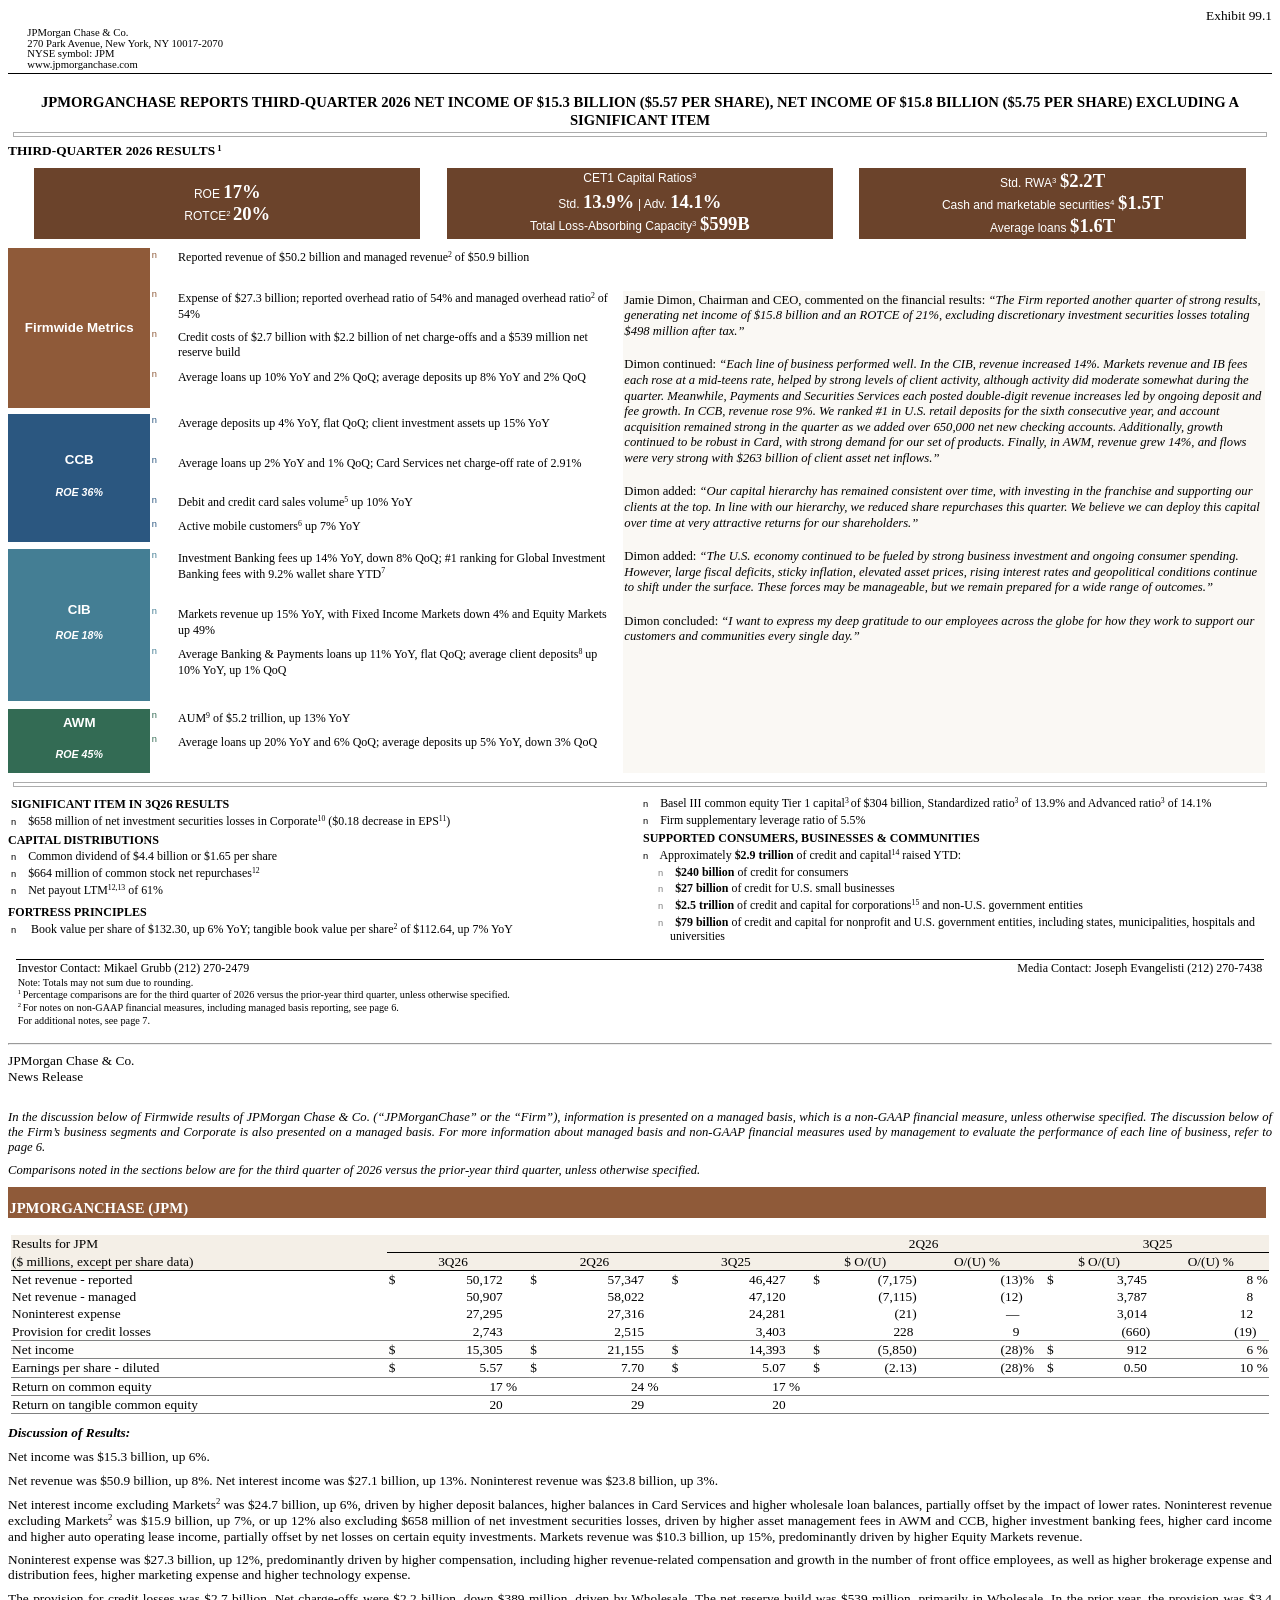
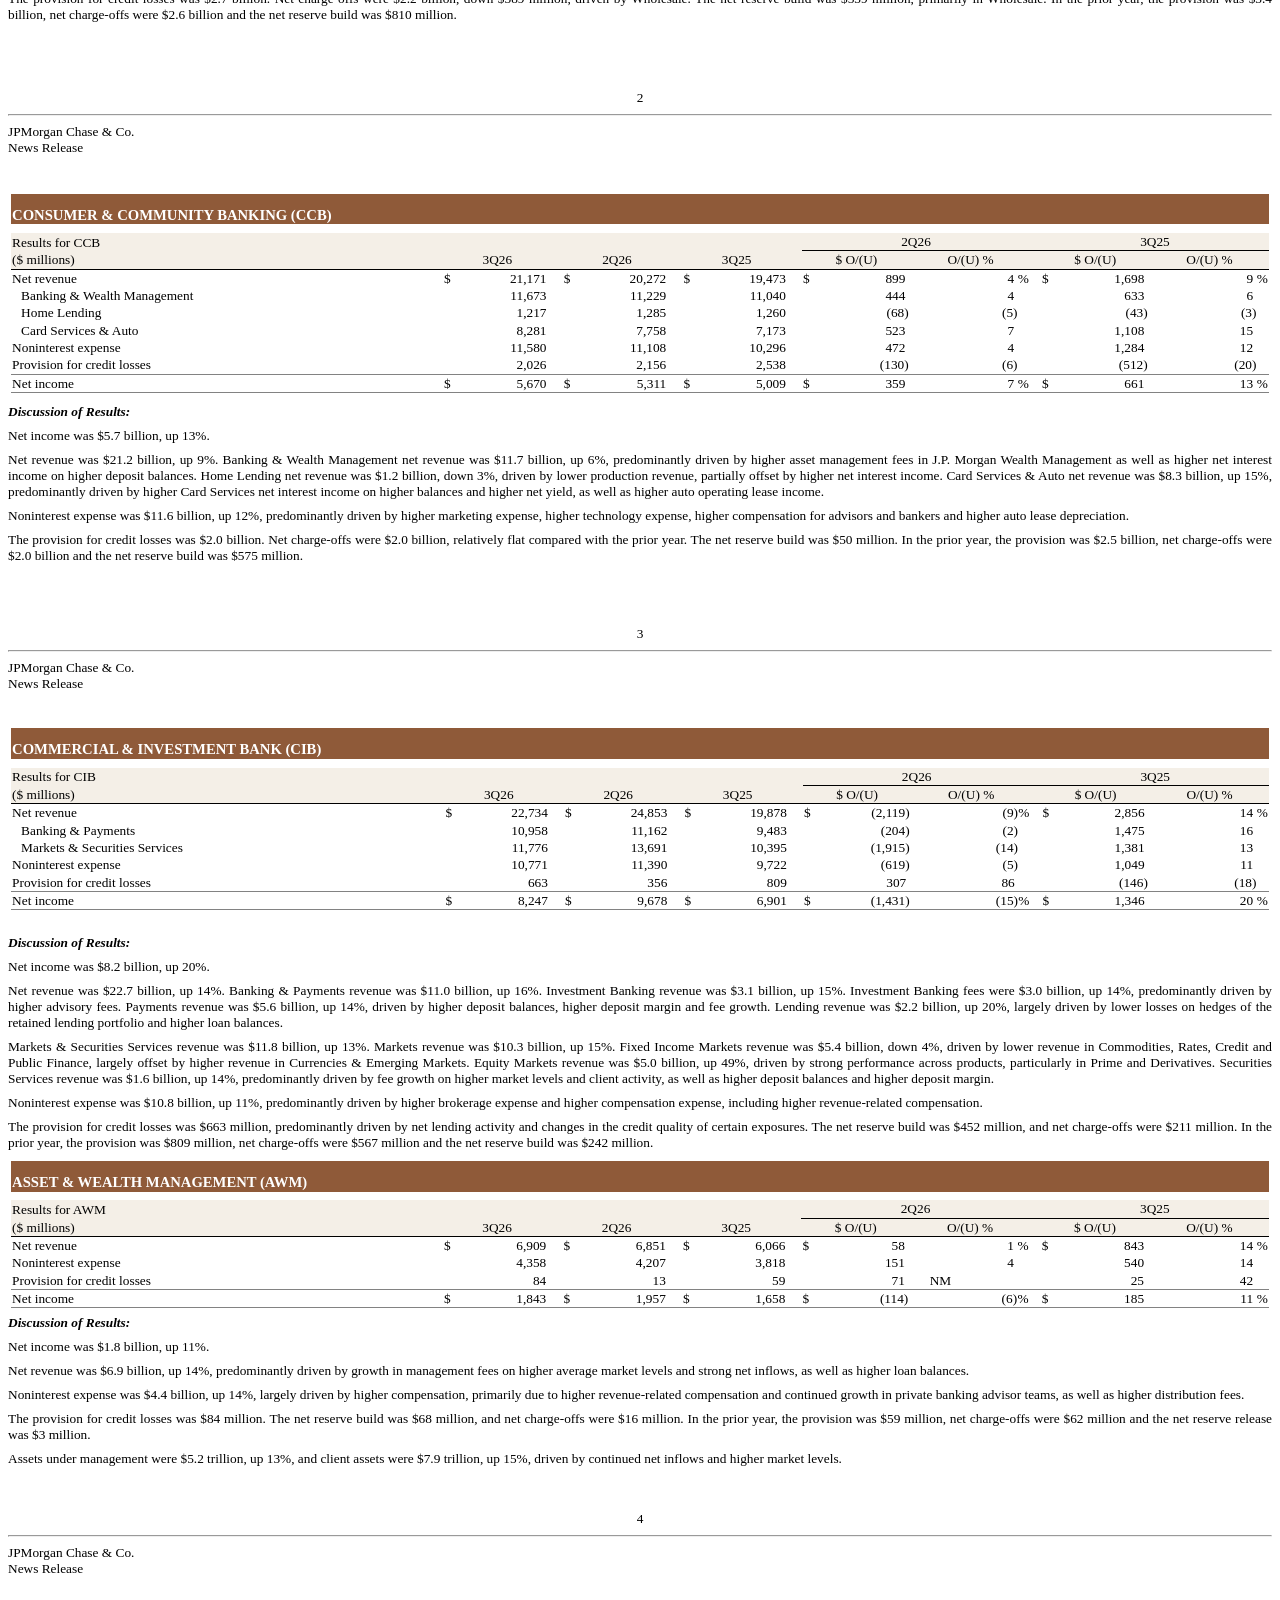
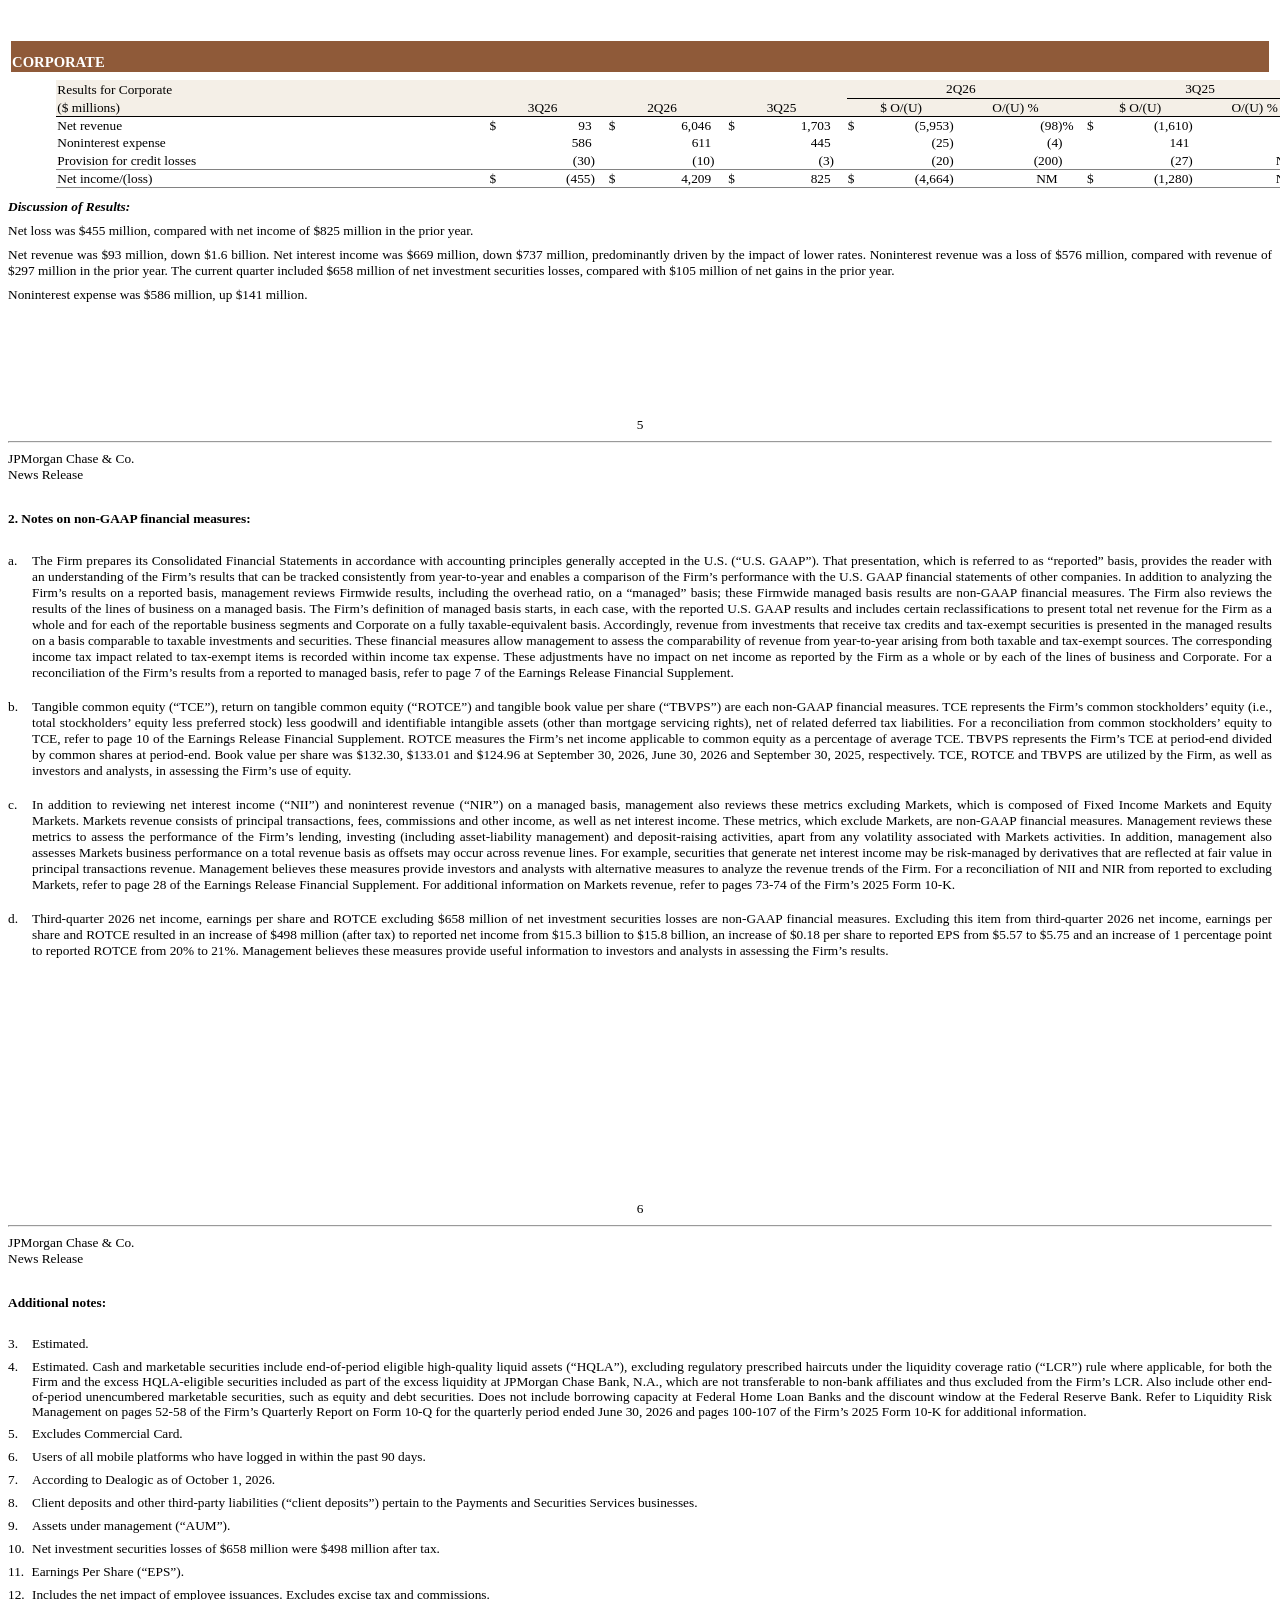
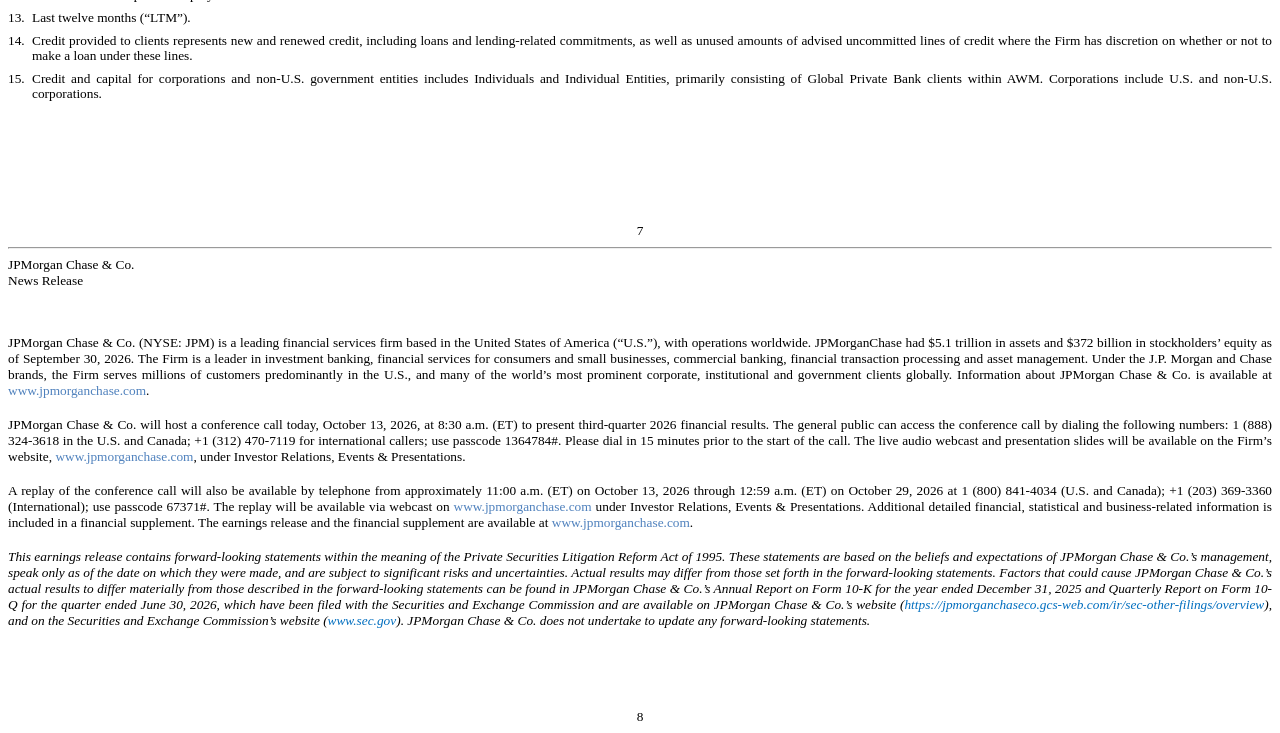
<file: docs/demo/frames/sec-8k-jpm.html>
<html><head><base target="_blank">
<!-- Document created using Wdesk -->
<!-- Copyright 2026 Workiva -->
<title>Document</title></head><body><div id="ib84beb1961b0462babb1a9835366572d_1"></div><div style="min-height:64.8pt;width:100%"><div style="text-align:right"><font style="color:#000000;font-family:'Times New Roman',serif;font-size:10pt;font-weight:400;line-height:120%">Exhibit 99.1</font></div><div style="text-align:center"><table style="border-collapse:collapse;display:inline-table;margin-bottom:5pt;vertical-align:text-bottom;width:100.000%"><tr><td style="width:1.0%"></td><td style="width:48.900%"></td><td style="width:0.1%"></td><td style="width:1.0%"></td><td style="width:48.900%"></td><td style="width:0.1%"></td></tr><tr><td colspan="3" style="border-bottom:1pt solid #000;padding:1.5pt 1pt;text-align:left;vertical-align:top"><div style="padding-left:13.5pt"><font style="color:#000000;font-family:'Times New Roman',serif;font-size:8pt;font-weight:400;line-height:100%">JPMorgan Chase &amp; Co.</font></div><div style="padding-left:13.5pt"><font style="color:#000000;font-family:'Times New Roman',serif;font-size:8pt;font-weight:400;line-height:100%">270 Park Avenue, New York, NY 10017-2070</font></div><div style="padding-left:13.5pt"><font style="color:#000000;font-family:'Times New Roman',serif;font-size:8pt;font-weight:400;line-height:100%">NYSE symbol: JPM</font></div><div style="padding-left:13.5pt"><font style="color:#000000;font-family:'Times New Roman',serif;font-size:8pt;font-weight:400;line-height:100%">www.jpmorganchase.com </font></div></td><td colspan="3" style="border-bottom:1pt solid #000000;padding:0 1pt;vertical-align:bottom"><div style="text-align:right"></div></td></tr></table></div></div><div style="text-align:center"><font style="color:#000000;font-family:'Times New Roman',serif;font-size:11pt;font-weight:700;line-height:120%">JPMORGANCHASE REPORTS THIRD-QUARTER 2026 NET INCOME OF $15.3 BILLION (</font><font style="background-color:#ffffff;color:#000000;font-family:'Times New Roman',serif;font-size:11pt;font-weight:700;line-height:120%">$5.57 </font><font style="color:#000000;font-family:'Times New Roman',serif;font-size:11pt;font-weight:700;line-height:120%">PER SHARE), NET INCOME OF $15.8 BILLION ($5.75 PER SHARE) EXCLUDING A SIGNIFICANT ITEM</font></div><div style="text-align:center"><table style="border-collapse:collapse;display:inline-table;margin-bottom:5pt;vertical-align:text-bottom;width:99.156%"><tr><td style="width:1.0%"></td><td style="width:98.900%"></td><td style="width:0.1%"></td></tr><tr style="height:3pt"><td colspan="3" style="border-bottom:0.5pt solid #acacac;border-left:0.5pt solid #acacac;border-right:0.5pt solid #acacac;border-top:1pt solid #acacac;padding:0 1pt"></td></tr></table></div><div><font style="color:#000000;font-family:'Times New Roman',serif;font-size:10pt;font-weight:700;line-height:120%">THIRD-QUARTER 2026 RESULTS</font><font style="color:#000000;font-family:'Times New Roman',serif;font-size:6.5pt;font-weight:700;line-height:120%;position:relative;top:-3.5pt;vertical-align:baseline"> 1</font></div><div style="margin-top:5pt;text-align:center"><table style="border-collapse:collapse;display:inline-table;margin-bottom:5pt;vertical-align:text-bottom;width:95.859%"><tr><td style="width:1.0%"></td><td style="width:30.949%"></td><td style="width:0.1%"></td><td style="width:0.1%"></td><td style="width:0.762%"></td><td style="width:0.1%"></td><td style="width:0.1%"></td><td style="width:0.762%"></td><td style="width:0.1%"></td><td style="width:1.0%"></td><td style="width:30.949%"></td><td style="width:0.1%"></td><td style="width:0.1%"></td><td style="width:0.762%"></td><td style="width:0.1%"></td><td style="width:0.1%"></td><td style="width:0.762%"></td><td style="width:0.1%"></td><td style="width:1.0%"></td><td style="width:30.954%"></td><td style="width:0.1%"></td></tr><tr><td colspan="3" style="background-color:#6b432b;padding:1.5pt 1pt;text-align:left;vertical-align:middle"><div style="text-align:center"><font style="color:#ffffff;font-family:'Arial',sans-serif;font-size:9pt;font-weight:400;line-height:120%">ROE </font><font style="color:#ffffff;font-family:'Times New Roman',serif;font-size:14pt;font-weight:700;line-height:120%">17%</font></div><div style="text-align:center"><font style="color:#ffffff;font-family:'Arial',sans-serif;font-size:9pt;font-weight:400;line-height:120%">ROTCE</font><font style="color:#ffffff;font-family:'Arial',sans-serif;font-size:5.85pt;font-weight:400;line-height:120%;position:relative;top:-3.15pt;vertical-align:baseline">2 </font><font style="color:#ffffff;font-family:'Times New Roman',serif;font-size:14pt;font-weight:700;line-height:120%">20%</font></div></td><td colspan="3" style="padding:0 1pt"></td><td colspan="3" style="padding:0 1pt"></td><td colspan="3" style="background-color:#6b432b;padding:1.5pt 1pt;text-align:left;vertical-align:middle"><div style="text-align:center"><font style="color:#ffffff;font-family:'Arial',sans-serif;font-size:9pt;font-weight:400;line-height:120%">CET1 Capital Ratios</font><font style="color:#ffffff;font-family:'Arial',sans-serif;font-size:5.85pt;font-weight:400;line-height:120%;position:relative;top:-3.15pt;vertical-align:baseline">3</font></div><div style="margin-top:4pt;text-align:center"><font style="color:#ffffff;font-family:'Arial',sans-serif;font-size:9pt;font-weight:400;line-height:120%">Std. </font><font style="color:#ffffff;font-family:'Times New Roman',serif;font-size:14pt;font-weight:700;line-height:120%">13.9%</font><font style="color:#ffffff;font-family:'Arial',sans-serif;font-size:10pt;font-weight:400;line-height:120%"> </font><font style="color:#ffffff;font-family:'Arial',sans-serif;font-size:9pt;font-weight:400;line-height:120%">| Adv.</font><font style="color:#ffffff;font-family:'Times New Roman',serif;font-size:10pt;font-weight:700;line-height:120%"> </font><font style="color:#ffffff;font-family:'Times New Roman',serif;font-size:14pt;font-weight:700;line-height:120%">14.1%</font></div><div style="text-align:center"><font style="color:#ffffff;font-family:'Arial',sans-serif;font-size:9pt;font-weight:400;line-height:120%">Total Loss-Absorbing Capacity</font><font style="color:#ffffff;font-family:'Arial',sans-serif;font-size:5.85pt;font-weight:400;line-height:120%;position:relative;top:-3.15pt;vertical-align:baseline">3</font><font style="color:#ffffff;font-family:'Arial',sans-serif;font-size:10pt;font-weight:400;line-height:120%"> </font><font style="color:#ffffff;font-family:'Times New Roman',serif;font-size:14pt;font-weight:700;line-height:120%">$599B</font></div></td><td colspan="3" style="padding:0 1pt"></td><td colspan="3" style="padding:0 1pt"></td><td colspan="3" style="background-color:#6b432b;padding:1.5pt 1pt;text-align:left;vertical-align:middle"><div style="text-align:center"><font style="color:#ffffff;font-family:'Arial',sans-serif;font-size:9pt;font-weight:400;line-height:120%">Std. RWA</font><font style="color:#ffffff;font-family:'Arial',sans-serif;font-size:5.85pt;font-weight:400;line-height:120%;position:relative;top:-3.15pt;vertical-align:baseline">3</font><font style="color:#ffffff;font-family:'Arial',sans-serif;font-size:10pt;font-weight:400;line-height:120%"> </font><font style="color:#ffffff;font-family:'Times New Roman',serif;font-size:14pt;font-weight:700;line-height:120%">$2.2T</font><font style="color:#ffffff;font-family:'JPMC Tiempos',sans-serif;font-size:10pt;font-weight:700;line-height:120%"> </font></div><div style="text-align:center"><font style="color:#ffffff;font-family:'Arial',sans-serif;font-size:9pt;font-weight:400;line-height:120%">Cash and marketable securities</font><font style="color:#ffffff;font-family:'Arial',sans-serif;font-size:5.85pt;font-weight:400;line-height:120%;position:relative;top:-3.15pt;vertical-align:baseline">4</font><font style="color:#ffffff;font-family:'Arial',sans-serif;font-size:10pt;font-weight:400;line-height:120%"> </font><font style="color:#ffffff;font-family:'Times New Roman',serif;font-size:14pt;font-weight:700;line-height:120%">$1.5T</font><font style="color:#ffffff;font-family:'Arial',sans-serif;font-size:10pt;font-weight:400;line-height:120%"> </font></div><div style="text-align:center"><font style="color:#ffffff;font-family:'Arial',sans-serif;font-size:9pt;font-weight:400;line-height:120%">Average loans</font><font style="color:#ffffff;font-family:'JPMC Tiempos',sans-serif;font-size:10pt;font-weight:400;line-height:120%"> </font><font style="color:#ffffff;font-family:'Times New Roman',serif;font-size:14pt;font-weight:700;line-height:120%">$1.6T</font><font style="color:#ffffff;font-family:'Times New Roman',serif;font-size:14pt;font-weight:400;line-height:120%"> </font></div></td></tr></table></div><div><table style="border-collapse:collapse;display:inline-table;margin-bottom:5pt;vertical-align:text-bottom;width:48.655%"><tr><td style="width:1.0%"></td><td style="width:21.935%"></td><td style="width:0.1%"></td><td style="width:1.0%"></td><td style="width:2.965%"></td><td style="width:0.1%"></td><td style="width:1.0%"></td><td style="width:71.800%"></td><td style="width:0.1%"></td></tr><tr style="height:30pt"><td colspan="3" rowspan="4" style="background-color:#8f5a39;padding:1.5pt 1pt;text-align:left;vertical-align:middle"><div style="text-align:center"><font style="color:#ffffff;font-family:'Arial',sans-serif;font-size:10pt;font-weight:700;line-height:100%">Firmwide Metrics</font></div></td><td colspan="3" style="padding:1.5pt 1pt;text-align:left;vertical-align:top"><font style="color:#8f5a39;font-family:'Wingdings',sans-serif;font-size:7pt;font-weight:400;line-height:120%">n </font></td><td colspan="3" style="padding:1.5pt 1pt;text-align:left;vertical-align:top"><div><font style="color:#000000;font-family:'Times New Roman',serif;font-size:9pt;font-weight:400;line-height:130%">Reported revenue of $50.2 billion and managed revenue</font><font style="color:#000000;font-family:'Times New Roman',serif;font-size:5.85pt;font-weight:400;line-height:130%;position:relative;top:-3.15pt;vertical-align:baseline">2</font><font style="color:#000000;font-family:'Times New Roman',serif;font-size:9pt;font-weight:400;line-height:130%"> of $50.9 billion</font></div></td></tr><tr style="height:30pt"><td colspan="3" style="padding:1.5pt 1pt;text-align:left;vertical-align:top"><font style="color:#8f5a39;font-family:'Wingdings',sans-serif;font-size:7pt;font-weight:400;line-height:100%">n</font></td><td colspan="3" style="padding:1.5pt 1pt;text-align:left;vertical-align:top"><div style="margin-top:1pt"><font style="color:#000000;font-family:'Times New Roman',serif;font-size:9pt;font-weight:400;line-height:130%">Expense of $27.3 billion; reported overhead ratio of 54% and managed overhead ratio</font><font style="color:#000000;font-family:'Times New Roman',serif;font-size:5.85pt;font-weight:400;line-height:130%;position:relative;top:-3.15pt;vertical-align:baseline">2</font><font style="color:#000000;font-family:'Times New Roman',serif;font-size:9pt;font-weight:400;line-height:130%"> of 54%</font></div></td></tr><tr style="height:30pt"><td colspan="3" style="padding:1.5pt 1pt;text-align:left;vertical-align:top"><font style="color:#8f5a39;font-family:'Wingdings',sans-serif;font-size:7pt;font-weight:400;line-height:100%">n</font></td><td colspan="3" style="padding:1.5pt 1pt;text-align:left;vertical-align:top"><div><font style="color:#000000;font-family:'Times New Roman',serif;font-size:9pt;font-weight:400;line-height:130%">Credit costs of $2.7 billion with $2.2 billion of net charge-offs and a $539 million net reserve build</font></div></td></tr><tr style="height:30pt"><td colspan="3" style="padding:1.5pt 1pt;text-align:left;vertical-align:top"><font style="color:#8f5a39;font-family:'Wingdings',sans-serif;font-size:7pt;font-weight:400;line-height:100%">n</font></td><td colspan="3" style="padding:1.5pt 1pt;text-align:left;vertical-align:top"><div><font style="color:#000000;font-family:'Times New Roman',serif;font-size:9pt;font-weight:400;line-height:130%">Average loans up 10% YoY and 2% QoQ; average deposits up 8% YoY and 2% QoQ </font></div></td></tr><tr style="height:5pt"><td colspan="3" style="padding:0 1pt"></td><td colspan="3" style="padding:0 1pt"></td><td colspan="3" style="padding:0 1pt"></td></tr><tr style="height:30pt"><td colspan="3" rowspan="4" style="background-color:#2b5780;padding:1.5pt 1pt;text-align:left;vertical-align:middle"><div style="text-align:center"><font style="color:#ffffff;font-family:'Arial',sans-serif;font-size:10pt;font-weight:700;line-height:120%">CCB</font></div><div style="text-align:center"><font><br/></font></div><div style="margin-bottom:3pt;text-align:center"><font style="color:#ffffff;font-family:'Arial',sans-serif;font-size:8pt;font-style:italic;font-weight:700;line-height:130%">ROE 36%</font></div></td><td colspan="3" style="padding:1.5pt 1pt;text-align:left;vertical-align:top"><font style="color:#2b5780;font-family:'Wingdings',sans-serif;font-size:7pt;font-weight:400;line-height:100%">n</font></td><td colspan="3" style="padding:1.5pt 1pt;text-align:left;vertical-align:top"><div><font style="color:#000000;font-family:'Times New Roman',serif;font-size:9pt;font-weight:400;line-height:130%">Average deposits up 4% YoY, flat QoQ; client investment assets up 15% YoY</font></div></td></tr><tr style="height:30pt"><td colspan="3" style="padding:1.5pt 1pt;text-align:left;vertical-align:top"><font style="color:#2b5780;font-family:'Wingdings',sans-serif;font-size:7pt;font-weight:400;line-height:100%">n</font></td><td colspan="3" style="padding:1.5pt 1pt;text-align:left;vertical-align:top"><div><font style="color:#000000;font-family:'Times New Roman',serif;font-size:9pt;font-weight:400;line-height:130%">Average loans up 2% YoY and 1% QoQ; Card Services net charge-off rate of 2.91%</font></div></td></tr><tr style="height:18pt"><td colspan="3" style="padding:1.5pt 1pt;text-align:left;vertical-align:top"><font style="color:#2b5780;font-family:'Wingdings',sans-serif;font-size:7pt;font-weight:400;line-height:100%">n</font></td><td colspan="3" style="padding:1.5pt 1pt;text-align:left;vertical-align:top"><div><font style="color:#000000;font-family:'Times New Roman',serif;font-size:9pt;font-weight:400;line-height:100%">Debit and credit card sales volume</font><font style="color:#000000;font-family:'Times New Roman',serif;font-size:5.85pt;font-weight:400;line-height:100%;position:relative;top:-3.15pt;vertical-align:baseline">5</font><font style="color:#000000;font-family:'Times New Roman',serif;font-size:9pt;font-weight:400;line-height:100%"> up 10% YoY</font></div></td></tr><tr style="height:18pt"><td colspan="3" style="padding:1.5pt 1pt;text-align:left;vertical-align:top"><font style="color:#2b5780;font-family:'Wingdings',sans-serif;font-size:7pt;font-weight:400;line-height:100%">n</font></td><td colspan="3" style="padding:1.5pt 1pt;text-align:left;vertical-align:top"><div><font style="color:#000000;font-family:'Times New Roman',serif;font-size:9pt;font-weight:400;line-height:100%">Active mobile customers</font><font style="color:#000000;font-family:'Times New Roman',serif;font-size:5.85pt;font-weight:400;line-height:100%;position:relative;top:-3.15pt;vertical-align:baseline">6</font><font style="color:#000000;font-family:'Times New Roman',serif;font-size:9pt;font-weight:400;line-height:100%"> up 7% YoY</font></div></td></tr><tr style="height:5pt"><td colspan="3" style="padding:0 1pt"></td><td colspan="3" style="padding:0 1pt"></td><td colspan="3" style="padding:0 1pt"></td></tr><tr style="height:42pt"><td colspan="3" rowspan="3" style="background-color:#447e94;padding:1.5pt 1pt;text-align:left;vertical-align:middle"><div style="text-align:center"><font style="color:#ffffff;font-family:'Arial',sans-serif;font-size:10pt;font-weight:700;line-height:100%">CIB</font></div><div style="text-align:center"><font style="color:#ffffff;font-family:'Arial',sans-serif;font-size:8pt;font-style:italic;font-weight:700;line-height:120%">  </font></div><div style="margin-bottom:3pt;text-align:center"><font style="color:#ffffff;font-family:'Arial',sans-serif;font-size:8pt;font-style:italic;font-weight:700;line-height:130%">ROE 18%</font></div></td><td colspan="3" style="padding:1.5pt 1pt;text-align:left;vertical-align:top"><font style="color:#447e94;font-family:'Wingdings',sans-serif;font-size:7pt;font-weight:400;line-height:100%">n</font></td><td colspan="3" style="padding:1.5pt 1pt;text-align:left;vertical-align:top"><div><font style="color:#000000;font-family:'Times New Roman',serif;font-size:9pt;font-weight:400;line-height:130%">Investment Banking fees up 14% YoY, down 8% QoQ; #1 ranking for Global Investment Banking fees with 9.2% wallet share YTD</font><font style="color:#000000;font-family:'Times New Roman',serif;font-size:5.85pt;font-weight:400;line-height:130%;position:relative;top:-3.15pt;vertical-align:baseline">7</font></div></td></tr><tr style="height:30pt"><td colspan="3" style="padding:1.5pt 1pt;text-align:left;vertical-align:top"><font style="color:#447e94;font-family:'Wingdings',sans-serif;font-size:7pt;font-weight:400;line-height:100%">n</font></td><td colspan="3" style="padding:1.5pt 1pt;text-align:left;vertical-align:top"><div><font style="color:#000000;font-family:'Times New Roman',serif;font-size:9pt;font-weight:400;line-height:130%">Markets revenue up 15% YoY, with Fixed Income Markets down 4% and Equity Markets up 49%</font></div></td></tr><tr style="height:42pt"><td colspan="3" style="padding:1.5pt 1pt;text-align:left;vertical-align:top"><font style="color:#447e94;font-family:'Wingdings',sans-serif;font-size:7pt;font-weight:400;line-height:100%">n</font></td><td colspan="3" style="padding:1.5pt 1pt;text-align:left;vertical-align:top"><div><font style="color:#000000;font-family:'Times New Roman',serif;font-size:9pt;font-weight:400;line-height:130%">Average Banking &amp; Payments loans up 11% YoY, flat QoQ; average client deposits</font><font style="color:#000000;font-family:'Times New Roman',serif;font-size:5.85pt;font-weight:400;line-height:130%;position:relative;top:-3.15pt;vertical-align:baseline">8</font><font style="color:#000000;font-family:'Times New Roman',serif;font-size:9pt;font-weight:400;line-height:130%"> up 10% YoY, up 1% QoQ</font></div></td></tr><tr style="height:6pt"><td colspan="3" style="padding:0 1pt"></td><td colspan="3" style="padding:0 1pt"></td><td colspan="3" style="padding:0 1pt"></td></tr><tr style="height:18pt"><td colspan="3" rowspan="2" style="background-color:#336b54;padding:1.5pt 1pt;text-align:left;vertical-align:middle"><div style="text-align:center"><font style="color:#ffffff;font-family:'Arial',sans-serif;font-size:10pt;font-weight:700;line-height:100%">AWM</font></div><div style="text-align:center"><font><br/></font></div><div style="margin-bottom:3pt;text-align:center"><font style="color:#ffffff;font-family:'Arial',sans-serif;font-size:8pt;font-style:italic;font-weight:700;line-height:130%">ROE</font><font style="color:#ffffff;font-family:'Arial',sans-serif;font-size:8pt;font-weight:700;line-height:130%"> </font><font style="color:#ffffff;font-family:'Arial',sans-serif;font-size:8pt;font-style:italic;font-weight:700;line-height:130%">45%</font></div></td><td colspan="3" style="padding:1.5pt 1pt;text-align:left;vertical-align:top"><font style="color:#336b54;font-family:'Wingdings',sans-serif;font-size:7pt;font-weight:400;line-height:100%">n</font></td><td colspan="3" style="padding:1.5pt 1pt;text-align:left;vertical-align:top"><div><font style="color:#000000;font-family:'Times New Roman',serif;font-size:9pt;font-weight:400;line-height:120%">AUM</font><font style="color:#000000;font-family:'Times New Roman',serif;font-size:5.85pt;font-weight:400;line-height:120%;position:relative;top:-3.15pt;vertical-align:baseline">9</font><font style="color:#000000;font-family:'Times New Roman',serif;font-size:9pt;font-weight:400;line-height:120%"> of $5.2 trillion, up 13% YoY</font></div></td></tr><tr style="height:30pt"><td colspan="3" style="padding:1.5pt 1pt;text-align:left;vertical-align:top"><font style="color:#336b54;font-family:'Wingdings',sans-serif;font-size:7pt;font-weight:400;line-height:100%">n</font></td><td colspan="3" style="padding:1.5pt 1pt;text-align:left;vertical-align:top"><div><font style="color:#000000;font-family:'Times New Roman',serif;font-size:9pt;font-weight:400;line-height:130%">Average loans up 20% YoY and 6% QoQ; average deposits up 5% YoY, down 3% QoQ</font></div></td></tr></table><table style="border-collapse:collapse;display:inline-table;margin-bottom:5pt;vertical-align:text-bottom;width:50.764%"><tr><td style="width:1.0%"></td><td style="width:98.900%"></td><td style="width:0.1%"></td></tr><tr><td colspan="3" style="background-color:#faf8f4;padding:1.5pt 1pt;text-align:left;vertical-align:top"><div><font style="color:#000000;font-family:'Times New Roman',serif;font-size:9.5pt;font-weight:400;line-height:123%">Jamie Dimon, Chairman and CEO, commented on the financial results: </font><font style="color:#000000;font-family:'Times New Roman',serif;font-size:9.5pt;font-style:italic;font-weight:400;line-height:123%">“The Firm reported another quarter of strong results, generating net income of $15.8 billion and an ROTCE of 21%, excluding discretionary investment securities losses totaling $498 million after tax.”</font></div><div><font><br/></font></div><div><font style="color:#000000;font-family:'Times New Roman',serif;font-size:9.5pt;font-weight:400;line-height:123%">Dimon continued: </font><font style="color:#000000;font-family:'Times New Roman',serif;font-size:9.5pt;font-style:italic;font-weight:400;line-height:123%">“Each line of business performed well. In the CIB, revenue increased 14%. Markets revenue and IB fees each rose at a mid-teens rate, helped by strong levels of client activity, although activity did moderate somewhat during the quarter. Meanwhile, Payments and Securities Services each posted double-digit revenue increases led by ongoing deposit and fee growth. In CCB, revenue rose 9%. We ranked #1 in U.S. retail deposits for the sixth consecutive year, and account acquisition remained strong in the quarter as we added over 650,000 net new checking accounts. Additionally, growth continued to be robust in Card, with strong demand for our set of products. Finally, in AWM, revenue grew 14%, and flows were very strong with $263 billion of client asset net inflows.”</font></div><div><font><br/></font></div><div><font style="color:#000000;font-family:'Times New Roman',serif;font-size:9.5pt;font-weight:400;line-height:123%">Dimon added: </font><font style="color:#000000;font-family:'Times New Roman',serif;font-size:9.5pt;font-style:italic;font-weight:400;line-height:123%">“Our capital hierarchy has remained consistent over time, with investing in the franchise and supporting our clients at the top. In line with our hierarchy, we reduced share repurchases this quarter. We believe we can deploy this capital over time at very attractive returns for our shareholders.”</font><font style="color:#000000;font-family:'Times New Roman',serif;font-size:9.5pt;font-weight:400;line-height:123%"> </font></div><div><font><br/></font></div><div><font style="color:#000000;font-family:'Times New Roman',serif;font-size:9.5pt;font-weight:400;line-height:123%">Dimon added: </font><font style="color:#000000;font-family:'Times New Roman',serif;font-size:9.5pt;font-style:italic;font-weight:400;line-height:123%">“The U.S. economy continued to be fueled by strong business investment and ongoing consumer spending. However, large fiscal deficits, sticky inflation, elevated asset prices, rising interest rates and geopolitical conditions continue to shift under the surface. These forces may be manageable, but we remain prepared for a wide range of outcomes.”</font></div><div><font><br/></font></div><div><font style="color:#000000;font-family:'Times New Roman',serif;font-size:9.5pt;font-weight:400;line-height:123%">Dimon concluded:</font><font style="color:#000000;font-family:'Times New Roman',serif;font-size:9.5pt;font-style:italic;font-weight:400;line-height:123%"> “I want to express my deep gratitude to our employees across the globe for how they work to support our customers and communities every single day.”</font></div><div><font><br/></font></div><div><font><br/></font></div><div><font><br/></font></div><div><font><br/></font></div><div><font><br/></font></div><div><font><br/></font></div><div><font><br/></font></div></td></tr></table></div><div style="text-align:center"><table style="border-collapse:collapse;display:inline-table;margin-bottom:5pt;vertical-align:text-bottom;width:99.287%"><tr><td style="width:1.0%"></td><td style="width:98.900%"></td><td style="width:0.1%"></td></tr><tr style="height:3pt"><td colspan="3" style="border-bottom:0.5pt solid #acacac;border-left:0.5pt solid #acacac;border-right:0.5pt solid #acacac;border-top:1pt solid #acacac;padding:0 1pt"></td></tr></table></div><div style="width:100.000%"><div style="display:inline-block;vertical-align:top;width:50.000%"><div style="margin-top:3pt;padding-left:11.25pt;text-indent:-9pt"><font style="color:#000000;font-family:'Times New Roman',serif;font-size:9pt;font-weight:700;line-height:120%">SIGNIFICANT ITEM IN 3Q26 RESULTS</font></div><div style="margin-top:1.87pt;padding-left:11.25pt;text-indent:-9pt"><font style="color:#000000;font-family:'Wingdings',sans-serif;font-size:7pt;font-weight:400;line-height:120%">n</font><font style="color:#000000;font-family:'Times New Roman',serif;font-size:8.95pt;font-weight:400;line-height:120%">    $658 million of net investment securities losses in Corporate</font><font style="color:#000000;font-family:'Times New Roman',serif;font-size:5.81pt;font-weight:400;line-height:120%;position:relative;top:-3.13pt;vertical-align:baseline">10</font><font style="color:#000000;font-family:'Times New Roman',serif;font-size:8.95pt;font-weight:400;line-height:120%"> ($0.18 decrease in EPS</font><font style="color:#000000;font-family:'Times New Roman',serif;font-size:5.81pt;font-weight:400;line-height:120%;position:relative;top:-3.13pt;vertical-align:baseline">11</font><font style="color:#000000;font-family:'Times New Roman',serif;font-size:8.95pt;font-weight:400;line-height:120%">) </font></div><div style="margin-top:3pt"><font style="color:#000000;font-family:'Times New Roman',serif;font-size:9pt;font-weight:700;line-height:120%">CAPITAL DISTRIBUTIONS</font></div><div style="margin-top:1.87pt;padding-left:11.25pt;text-indent:-9pt"><font style="color:#000000;font-family:'Wingdings',sans-serif;font-size:7pt;font-weight:400;line-height:120%">n</font><font style="color:#000000;font-family:'Times New Roman',serif;font-size:8.95pt;font-weight:400;line-height:120%">    Common dividend of $4.4 billion or $1.65 per share</font></div><div style="margin-top:1.87pt;padding-left:11.25pt;text-indent:-9pt"><font style="color:#000000;font-family:'Wingdings',sans-serif;font-size:7pt;font-weight:400;line-height:120%">n</font><font style="color:#000000;font-family:'Times New Roman',serif;font-size:8.95pt;font-weight:400;line-height:120%">    $664 million of common stock net repurchases</font><font style="color:#000000;font-family:'Times New Roman',serif;font-size:5.81pt;font-weight:400;line-height:120%;position:relative;top:-3.13pt;vertical-align:baseline">12</font></div><div style="margin-top:1.87pt;padding-left:11.25pt;text-indent:-9pt"><font style="color:#000000;font-family:'Wingdings',sans-serif;font-size:7pt;font-weight:400;line-height:120%">n</font><font style="color:#000000;font-family:'Times New Roman',serif;font-size:8.95pt;font-weight:400;line-height:120%">    Net payout LTM</font><font style="color:#000000;font-family:'Times New Roman',serif;font-size:5.81pt;font-weight:400;line-height:120%;position:relative;top:-3.13pt;vertical-align:baseline">12,13</font><font style="color:#000000;font-family:'Times New Roman',serif;font-size:8.95pt;font-weight:400;line-height:120%"> of 61%</font></div><div style="margin-top:6pt"><font style="color:#000000;font-family:'Times New Roman',serif;font-size:9pt;font-weight:700;line-height:120%">FORTRESS PRINCIPLES</font></div><div style="margin-top:1.87pt;padding-left:11.25pt;text-indent:-9pt"><font style="color:#000000;font-family:'Wingdings',sans-serif;font-size:7pt;font-weight:400;line-height:120%">n</font><font style="color:#000000;font-family:'Times New Roman',serif;font-size:8.95pt;font-weight:400;line-height:120%">     Book value per share of $132.30, up 6% YoY; tangible book value per share</font><font style="color:#000000;font-family:'Times New Roman',serif;font-size:5.81pt;font-weight:400;line-height:120%;position:relative;top:-3.13pt;vertical-align:baseline">2</font><font style="color:#000000;font-family:'Times New Roman',serif;font-size:8.95pt;font-weight:400;line-height:120%"> of $112.64, up 7% YoY</font></div></div><div style="display:inline-block;max-width:0.000%;min-width:0.000%;vertical-align:top"></div><div style="display:inline-block;vertical-align:top;width:50.000%"><div style="margin-top:1.87pt;padding-left:11.25pt;text-indent:-9pt"><font style="color:#000000;font-family:'Wingdings',sans-serif;font-size:7pt;font-weight:400;line-height:120%">n</font><font style="color:#000000;font-family:'Times New Roman',serif;font-size:8.95pt;font-weight:400;line-height:120%">    Basel III common equity Tier 1 capital</font><font style="color:#000000;font-family:'Times New Roman',serif;font-size:5.81pt;font-weight:400;line-height:120%;position:relative;top:-3.13pt;vertical-align:baseline">3 </font><font style="color:#000000;font-family:'Times New Roman',serif;font-size:8.95pt;font-weight:400;line-height:120%">of $304 billion, Standardized ratio</font><font style="color:#000000;font-family:'Times New Roman',serif;font-size:5.81pt;font-weight:400;line-height:120%;position:relative;top:-3.13pt;vertical-align:baseline">3</font><font style="color:#000000;font-family:'Times New Roman',serif;font-size:8.95pt;font-weight:400;line-height:120%"> of 13.9% and Advanced ratio</font><font style="color:#000000;font-family:'Times New Roman',serif;font-size:5.81pt;font-weight:400;line-height:120%;position:relative;top:-3.13pt;vertical-align:baseline">3</font><font style="color:#000000;font-family:'Times New Roman',serif;font-size:8.95pt;font-weight:400;line-height:120%"> of 14.1%</font></div><div style="margin-top:1.87pt;padding-left:11.25pt;text-indent:-9pt"><font style="color:#000000;font-family:'Wingdings',sans-serif;font-size:7pt;font-weight:400;line-height:120%">n</font><font style="color:#000000;font-family:'Times New Roman',serif;font-size:8.95pt;font-weight:400;line-height:120%">    Firm supplementary leverage ratio of 5.5%</font></div><div style="margin-top:3pt;padding-left:11.25pt;text-indent:-9pt"><font style="color:#000000;font-family:'Times New Roman',serif;font-size:9pt;font-weight:700;line-height:120%">SUPPORTED CONSUMERS, BUSINESSES &amp; COMMUNITIES</font></div><div style="margin-top:1.87pt;padding-left:11.25pt;text-indent:-9pt"><font style="color:#000000;font-family:'Wingdings',sans-serif;font-size:7pt;font-weight:400;line-height:120%">n</font><font style="color:#000000;font-family:'Times New Roman',serif;font-size:8.95pt;font-weight:400;line-height:120%">    Approximately</font><font style="color:#000000;font-family:'Times New Roman',serif;font-size:8.95pt;font-weight:700;line-height:120%"> $2.9 trillion </font><font style="color:#000000;font-family:'Times New Roman',serif;font-size:8.95pt;font-weight:400;line-height:120%">of credit and capital</font><font style="color:#000000;font-family:'Times New Roman',serif;font-size:5.81pt;font-weight:400;line-height:120%;position:relative;top:-3.13pt;vertical-align:baseline">14</font><font style="color:#000000;font-family:'Times New Roman',serif;font-size:8.95pt;font-weight:400;line-height:120%"> raised YTD:</font></div><div style="margin-top:1.87pt;padding-left:22.5pt;text-indent:-9pt"><font style="color:#7f7f7f;font-family:'Wingdings',sans-serif;font-size:7pt;font-weight:400;line-height:120%">n</font><font style="color:#000000;font-family:'Times New Roman',serif;font-size:8.95pt;font-weight:400;line-height:120%">    </font><font style="color:#000000;font-family:'Times New Roman',serif;font-size:8.95pt;font-weight:700;line-height:120%">$240 billion</font><font style="color:#000000;font-family:'Times New Roman',serif;font-size:8.95pt;font-weight:400;line-height:120%"> of credit for consumers</font></div><div style="margin-top:1.87pt;padding-left:22.5pt;text-indent:-9pt"><font style="color:#7f7f7f;font-family:'Wingdings',sans-serif;font-size:7pt;font-weight:400;line-height:120%">n</font><font style="color:#000000;font-family:'Times New Roman',serif;font-size:8.95pt;font-weight:400;line-height:120%">    </font><font style="color:#000000;font-family:'Times New Roman',serif;font-size:8.95pt;font-weight:700;line-height:120%">$27 billion</font><font style="color:#000000;font-family:'Times New Roman',serif;font-size:8.95pt;font-weight:400;line-height:120%"> of credit for U.S. small businesses</font></div><div style="margin-top:1.87pt;padding-left:22.5pt;text-indent:-9pt"><font style="color:#7f7f7f;font-family:'Wingdings',sans-serif;font-size:7pt;font-weight:400;line-height:120%">n</font><font style="color:#000000;font-family:'Times New Roman',serif;font-size:8.95pt;font-weight:400;line-height:120%">    </font><font style="color:#000000;font-family:'Times New Roman',serif;font-size:8.95pt;font-weight:700;line-height:120%">$2.5 trillion </font><font style="color:#000000;font-family:'Times New Roman',serif;font-size:8.95pt;font-weight:400;line-height:120%">of credit and capital for corporations</font><font style="color:#000000;font-family:'Times New Roman',serif;font-size:5.81pt;font-weight:400;line-height:120%;position:relative;top:-3.13pt;vertical-align:baseline">15</font><font style="color:#000000;font-family:'Times New Roman',serif;font-size:8.95pt;font-weight:400;line-height:120%"> and non-U.S. government entities</font></div><div style="margin-top:1.87pt;padding-left:22.5pt;text-indent:-9pt"><font style="color:#7f7f7f;font-family:'Wingdings',sans-serif;font-size:7pt;font-weight:400;line-height:120%">n</font><font style="color:#000000;font-family:'Times New Roman',serif;font-size:8.95pt;font-weight:400;line-height:120%">    </font><font style="color:#000000;font-family:'Times New Roman',serif;font-size:8.95pt;font-weight:700;line-height:120%">$79 billion</font><font style="color:#000000;font-family:'Times New Roman',serif;font-size:8.95pt;font-weight:400;line-height:120%"> of credit and capital for nonprofit and U.S. government entities, including states, municipalities, hospitals and universities</font></div></div></div><div style="height:68.4pt;position:relative;width:100%"><div style="bottom:0;position:absolute;width:100%"><div style="text-align:center"><table style="border-collapse:collapse;display:inline-table;margin-bottom:5pt;vertical-align:text-bottom;width:98.677%"><tr><td style="width:1.0%"></td><td style="width:48.900%"></td><td style="width:0.1%"></td><td style="width:1.0%"></td><td style="width:48.900%"></td><td style="width:0.1%"></td></tr><tr><td colspan="3" style="border-top:1pt solid #000;padding:1.5pt 1pt;text-align:left;vertical-align:top"><font style="color:#000000;font-family:'Times New Roman',serif;font-size:9pt;font-weight:400;line-height:100%">Investor Contact: Mikael Grubb (212) 270-2479</font></td><td colspan="3" style="border-top:1pt solid #000;padding:1.5pt 1pt;text-align:left;vertical-align:top"><div style="text-align:right"><font style="color:#000000;font-family:'Times New Roman',serif;font-size:9pt;font-weight:400;line-height:100%">Media Contact: Joseph Evangelisti (212) 270-7438</font></div></td></tr><tr><td colspan="6" style="padding:1.5pt 1pt;text-align:left;vertical-align:top"><div style="margin-bottom:1pt"><font style="color:#000000;font-family:'Times New Roman',serif;font-size:7.7pt;font-weight:400;line-height:100%">Note: Totals may not sum due to rounding.</font><font style="background-color:#ffffff;color:#000000;font-family:'Times New Roman',serif;font-size:5pt;font-weight:400;line-height:100%;position:relative;top:-2.69pt;vertical-align:baseline"> </font></div><div style="margin-bottom:1pt"><font style="background-color:#ffffff;color:#000000;font-family:'Times New Roman',serif;font-size:5pt;font-weight:400;line-height:100%;position:relative;top:-2.69pt;vertical-align:baseline">1 </font><font style="background-color:#ffffff;color:#000000;font-family:'Times New Roman',serif;font-size:7.7pt;font-weight:400;line-height:100%">Percentage comparisons are for the third quarter of 2026 versus the prior-year third quarter, unless otherwise specified.</font><font style="color:#000000;font-family:'Times New Roman',serif;font-size:7.7pt;font-weight:400;line-height:100%"> </font></div><div style="margin-top:2pt"><font style="background-color:#ffffff;color:#000000;font-family:'Times New Roman',serif;font-size:5pt;font-weight:400;line-height:100%;position:relative;top:-2.69pt;vertical-align:baseline">2 </font><font style="background-color:#ffffff;color:#000000;font-family:'Times New Roman',serif;font-size:7.7pt;font-weight:400;line-height:100%">For notes on non-GAAP financial measures, including managed basis reporting, see page 6.                                                                                                                                                                            </font></div><div style="margin-top:2pt"><font style="background-color:#ffffff;color:#000000;font-family:'Times New Roman',serif;font-size:7.7pt;font-weight:400;line-height:100%">For additional notes, see page 7.</font></div></td></tr></table></div></div></div><div id="ib84beb1961b0462babb1a9835366572d_4"></div><hr style="page-break-after:always"/><div style="min-height:42.75pt;width:100%"><div><font style="color:#000000;font-family:'Times New Roman',serif;font-size:10pt;font-weight:400;line-height:120%">JPMorgan Chase &amp; Co.</font></div><div><font style="color:#000000;font-family:'Times New Roman',serif;font-size:10pt;font-weight:400;line-height:120%">News Release</font><font style="color:#000000;font-family:'JPMC Tiempos',sans-serif;font-size:10pt;font-weight:400;line-height:120%"> </font></div></div><div style="text-align:justify"><font style="color:#000000;font-family:'Times New Roman',serif;font-size:9.5pt;font-style:italic;font-weight:400;line-height:120%">In the discussion below of Firmwide results of JPMorgan Chase &amp; Co. (“JPMorganChase” or the “Firm”), information is presented on a managed basis, which is a non-GAAP financial measure, unless otherwise specified. The discussion below of the Firm’s business segments and Corporate is also presented on a managed basis. For more information about managed basis and non-GAAP financial measures used by management to evaluate the performance of each line of business, refer to page 6.</font></div><div style="margin-top:6pt;text-align:justify"><font style="color:#000000;font-family:'Times New Roman',serif;font-size:9.5pt;font-style:italic;font-weight:400;line-height:120%">Comparisons noted in the sections below are for the third quarter of 2026 versus the prior-year third quarter, unless otherwise specified.</font></div><div style="margin-top:5pt"><table style="border-collapse:collapse;display:inline-table;margin-bottom:5pt;vertical-align:text-bottom;width:99.561%"><tr><td style="width:1.0%"></td><td style="width:18.870%"></td><td style="width:0.1%"></td><td style="width:1.0%"></td><td style="width:18.870%"></td><td style="width:0.1%"></td><td style="width:1.0%"></td><td style="width:18.870%"></td><td style="width:0.1%"></td><td style="width:1.0%"></td><td style="width:19.017%"></td><td style="width:0.1%"></td><td style="width:1.0%"></td><td style="width:18.873%"></td><td style="width:0.1%"></td></tr><tr><td colspan="15" style="background-color:#8f5a39;padding:1.5pt 1pt;text-align:left;vertical-align:bottom"><div style="margin-top:9pt"><font style="color:#ffffff;font-family:'Times New Roman',serif;font-size:11pt;font-weight:700;line-height:100%">JPMORGANCHASE (JPM)</font></div></td></tr></table></div><div style="margin-top:6pt;text-align:center"><table style="border-collapse:collapse;display:inline-table;margin-bottom:5pt;vertical-align:text-bottom;width:99.561%"><tr><td style="width:1.0%"></td><td style="width:30.764%"></td><td style="width:0.1%"></td><td style="width:1.0%"></td><td style="width:8.885%"></td><td style="width:0.1%"></td><td style="width:0.1%"></td><td style="width:0.534%"></td><td style="width:0.1%"></td><td style="width:1.0%"></td><td style="width:8.885%"></td><td style="width:0.1%"></td><td style="width:0.1%"></td><td style="width:0.534%"></td><td style="width:0.1%"></td><td style="width:1.0%"></td><td style="width:8.885%"></td><td style="width:0.1%"></td><td style="width:0.1%"></td><td style="width:0.534%"></td><td style="width:0.1%"></td><td style="width:1.0%"></td><td style="width:7.710%"></td><td style="width:0.1%"></td><td style="width:1.0%"></td><td style="width:7.710%"></td><td style="width:0.1%"></td><td style="width:0.1%"></td><td style="width:0.534%"></td><td style="width:0.1%"></td><td style="width:1.0%"></td><td style="width:7.710%"></td><td style="width:0.1%"></td><td style="width:1.0%"></td><td style="width:7.715%"></td><td style="width:0.1%"></td></tr><tr><td colspan="3" style="background-color:#f4efe7;padding:1.5pt 1pt;text-align:left;vertical-align:bottom"><font style="color:#000000;font-family:'Times New Roman',serif;font-size:10pt;font-weight:400;line-height:100%">Results for JPM</font></td><td colspan="3" style="background-color:#f4efe7;padding:0 1pt"></td><td colspan="3" style="background-color:#f4efe7;padding:0 1pt"></td><td colspan="3" style="background-color:#f4efe7;padding:0 1pt"></td><td colspan="3" style="background-color:#f4efe7;padding:0 1pt"></td><td colspan="3" style="background-color:#f4efe7;padding:0 1pt"></td><td colspan="3" style="background-color:#f4efe7;padding:0 1pt"></td><td colspan="6" style="background-color:#f4efe7;padding:1.5pt 1pt;text-align:center;vertical-align:bottom"><font style="color:#000000;font-family:'Times New Roman',serif;font-size:10pt;font-weight:400;line-height:100%">2Q26</font></td><td colspan="3" style="background-color:#f4efe7;padding:0 1pt"></td><td colspan="6" style="background-color:#f4efe7;padding:1.5pt 1pt;text-align:center;vertical-align:bottom"><font style="color:#000000;font-family:'Times New Roman',serif;font-size:10pt;font-weight:400;line-height:100%">3Q25</font></td></tr><tr><td colspan="3" style="background-color:#f4efe7;padding:1.5pt 1pt;text-align:left;vertical-align:bottom"><font style="color:#000000;font-family:'Times New Roman',serif;font-size:10pt;font-weight:400;line-height:100%">($ millions, except per share data)</font></td><td colspan="3" style="background-color:#f4efe7;border-top:1pt solid #000000;padding:1.5pt 1pt;text-align:center;vertical-align:bottom"><font style="color:#000000;font-family:'Times New Roman',serif;font-size:10pt;font-weight:400;line-height:100%">3Q26</font></td><td colspan="3" style="background-color:#f4efe7;border-top:1pt solid #000000;padding:0 1pt"></td><td colspan="3" style="background-color:#f4efe7;border-top:1pt solid #000000;padding:1.5pt 1pt;text-align:center;vertical-align:bottom"><font style="color:#000000;font-family:'Times New Roman',serif;font-size:10pt;font-weight:400;line-height:100%">2Q26</font></td><td colspan="3" style="background-color:#f4efe7;border-top:1pt solid #000000;padding:0 1pt"></td><td colspan="3" style="background-color:#f4efe7;border-top:1pt solid #000000;padding:1.5pt 1pt;text-align:center;vertical-align:bottom"><font style="color:#000000;font-family:'Times New Roman',serif;font-size:10pt;font-weight:400;line-height:100%">3Q25</font></td><td colspan="3" style="background-color:#f4efe7;border-top:1pt solid #000000;padding:0 1pt"></td><td colspan="3" style="background-color:#f4efe7;border-top:1pt solid #000000;padding:1.5pt 1pt;text-align:center;vertical-align:bottom"><font style="color:#000000;font-family:'Times New Roman',serif;font-size:10pt;font-weight:400;line-height:100%">$ O/(U)</font></td><td colspan="3" style="background-color:#f4efe7;border-top:1pt solid #000000;padding:1.5pt 1pt;text-align:center;vertical-align:bottom"><font style="color:#000000;font-family:'Times New Roman',serif;font-size:10pt;font-weight:400;line-height:100%">O/(U) %</font></td><td colspan="3" style="background-color:#f4efe7;border-top:1pt solid #000000;padding:0 1pt"></td><td colspan="3" style="background-color:#f4efe7;border-top:1pt solid #000000;padding:1.5pt 1pt;text-align:center;vertical-align:bottom"><font style="color:#000000;font-family:'Times New Roman',serif;font-size:10pt;font-weight:400;line-height:100%">$ O/(U)</font></td><td colspan="3" style="background-color:#f4efe7;border-top:1pt solid #000000;padding:1.5pt 1pt;text-align:center;vertical-align:bottom"><font style="color:#000000;font-family:'Times New Roman',serif;font-size:10pt;font-weight:400;line-height:100%">O/(U) %</font></td></tr><tr><td colspan="3" style="display:none"></td><td colspan="3" style="display:none"></td><td colspan="3" style="display:none"></td><td colspan="3" style="display:none"></td><td colspan="3" style="display:none"></td><td colspan="3" style="display:none"></td><td colspan="3" style="display:none"></td><td colspan="3" style="display:none"></td><td colspan="3" style="display:none"></td><td colspan="3" style="display:none"></td><td colspan="3" style="display:none"></td><td colspan="3" style="display:none"></td></tr><tr><td colspan="3" style="border-top:1pt solid #000000;padding:1.5pt 1pt;text-align:left;vertical-align:top"><font style="color:#000000;font-family:'Times New Roman',serif;font-size:10pt;font-weight:400;line-height:100%">Net revenue - reported</font></td><td style="border-top:1pt solid #000000;padding:1.5pt 0 1.5pt 1pt;text-align:left;vertical-align:bottom"><font style="color:#000000;font-family:'Times New Roman',serif;font-size:10pt;font-weight:400;line-height:100%">$</font></td><td style="border-top:1pt solid #000000;padding:1.5pt 0;text-align:right;vertical-align:bottom"><font style="color:#000000;font-family:'Times New Roman',serif;font-size:10pt;font-weight:400;line-height:100%">50,172 </font></td><td style="border-top:1pt solid #000000;padding:1.5pt 1pt 1.5pt 0;text-align:right;vertical-align:bottom"></td><td colspan="3" style="border-top:1pt solid #000000;padding:0 1pt"></td><td style="border-top:1pt solid #000000;padding:1.5pt 0 1.5pt 1pt;text-align:left;vertical-align:bottom"><font style="color:#000000;font-family:'Times New Roman',serif;font-size:10pt;font-weight:400;line-height:100%">$</font></td><td style="border-top:1pt solid #000000;padding:1.5pt 0;text-align:right;vertical-align:bottom"><font style="color:#000000;font-family:'Times New Roman',serif;font-size:10pt;font-weight:400;line-height:100%">57,347 </font></td><td style="border-top:1pt solid #000000;padding:1.5pt 1pt 1.5pt 0;text-align:right;vertical-align:bottom"></td><td colspan="3" style="border-top:1pt solid #000000;padding:0 1pt"></td><td style="border-top:1pt solid #000000;padding:1.5pt 0 1.5pt 1pt;text-align:left;vertical-align:bottom"><font style="color:#000000;font-family:'Times New Roman',serif;font-size:10pt;font-weight:400;line-height:100%">$</font></td><td style="border-top:1pt solid #000000;padding:1.5pt 0;text-align:right;vertical-align:bottom"><font style="color:#000000;font-family:'Times New Roman',serif;font-size:10pt;font-weight:400;line-height:100%">46,427 </font></td><td style="border-top:1pt solid #000000;padding:1.5pt 1pt 1.5pt 0;text-align:right;vertical-align:bottom"></td><td colspan="3" style="border-top:1pt solid #000000;padding:0 1pt"></td><td style="border-top:1pt solid #000000;padding:1.5pt 0 1.5pt 1pt;text-align:left;vertical-align:bottom"><font style="color:#000000;font-family:'Times New Roman',serif;font-size:10pt;font-weight:400;line-height:100%">$</font></td><td style="border-top:1pt solid #000000;padding:1.5pt 0;text-align:right;vertical-align:bottom"><font style="color:#000000;font-family:'Times New Roman',serif;font-size:10pt;font-weight:400;line-height:100%">(7,175)</font></td><td style="border-top:1pt solid #000000;padding:1.5pt 1pt 1.5pt 0;text-align:right;vertical-align:bottom"></td><td colspan="2" style="border-top:1pt solid #000000;padding:1.5pt 0 1.5pt 1pt;text-align:right;vertical-align:bottom"><font style="color:#000000;font-family:'Times New Roman',serif;font-size:10pt;font-weight:400;line-height:100%">(13)</font></td><td style="border-top:1pt solid #000000;padding:1.5pt 1pt 1.5pt 0;text-align:right;vertical-align:bottom"><font style="color:#000000;font-family:'Times New Roman',serif;font-size:10pt;font-weight:400;line-height:100%">%</font></td><td colspan="3" style="border-top:1pt solid #000000;padding:0 1pt"></td><td style="border-top:1pt solid #000000;padding:1.5pt 0 1.5pt 1pt;text-align:left;vertical-align:bottom"><font style="color:#000000;font-family:'Times New Roman',serif;font-size:10pt;font-weight:400;line-height:100%">$</font></td><td style="border-top:1pt solid #000000;padding:1.5pt 0;text-align:right;vertical-align:bottom"><font style="color:#000000;font-family:'Times New Roman',serif;font-size:10pt;font-weight:400;line-height:100%">3,745 </font></td><td style="border-top:1pt solid #000000;padding:1.5pt 1pt 1.5pt 0;text-align:right;vertical-align:bottom"></td><td colspan="2" style="border-top:1pt solid #000000;padding:1.5pt 0 1.5pt 1pt;text-align:right;vertical-align:bottom"><font style="color:#000000;font-family:'Times New Roman',serif;font-size:10pt;font-weight:400;line-height:100%">8 </font></td><td style="border-top:1pt solid #000000;padding:1.5pt 1pt 1.5pt 0;text-align:right;vertical-align:bottom"><font style="color:#000000;font-family:'Times New Roman',serif;font-size:10pt;font-weight:400;line-height:100%">%</font></td></tr><tr><td colspan="3" style="padding:1.5pt 1pt;text-align:left;vertical-align:top"><font style="color:#000000;font-family:'Times New Roman',serif;font-size:10pt;font-weight:400;line-height:100%">Net revenue - managed</font></td><td colspan="2" style="padding:1.5pt 0 1.5pt 1pt;text-align:right;vertical-align:bottom"><font style="color:#000000;font-family:'Times New Roman',serif;font-size:10pt;font-weight:400;line-height:100%">50,907 </font></td><td style="padding:1.5pt 1pt 1.5pt 0;text-align:right;vertical-align:bottom"></td><td colspan="3" style="padding:0 1pt"></td><td colspan="2" style="padding:1.5pt 0 1.5pt 1pt;text-align:right;vertical-align:bottom"><font style="color:#000000;font-family:'Times New Roman',serif;font-size:10pt;font-weight:400;line-height:100%">58,022 </font></td><td style="padding:1.5pt 1pt 1.5pt 0;text-align:right;vertical-align:bottom"></td><td colspan="3" style="padding:0 1pt"></td><td colspan="2" style="padding:1.5pt 0 1.5pt 1pt;text-align:right;vertical-align:bottom"><font style="color:#000000;font-family:'Times New Roman',serif;font-size:10pt;font-weight:400;line-height:100%">47,120 </font></td><td style="padding:1.5pt 1pt 1.5pt 0;text-align:right;vertical-align:bottom"></td><td colspan="3" style="padding:0 1pt"></td><td colspan="2" style="padding:1.5pt 0 1.5pt 1pt;text-align:right;vertical-align:bottom"><font style="color:#000000;font-family:'Times New Roman',serif;font-size:10pt;font-weight:400;line-height:100%">(7,115)</font></td><td style="padding:1.5pt 1pt 1.5pt 0;text-align:right;vertical-align:bottom"></td><td colspan="2" style="padding:1.5pt 0 1.5pt 1pt;text-align:right;vertical-align:bottom"><font style="color:#000000;font-family:'Times New Roman',serif;font-size:10pt;font-weight:400;line-height:100%">(12)</font></td><td style="padding:1.5pt 1pt 1.5pt 0;text-align:right;vertical-align:bottom"></td><td colspan="3" style="padding:0 1pt"></td><td colspan="2" style="padding:1.5pt 0 1.5pt 1pt;text-align:right;vertical-align:bottom"><font style="color:#000000;font-family:'Times New Roman',serif;font-size:10pt;font-weight:400;line-height:100%">3,787 </font></td><td style="padding:1.5pt 1pt 1.5pt 0;text-align:right;vertical-align:bottom"></td><td colspan="2" style="padding:1.5pt 0 1.5pt 1pt;text-align:right;vertical-align:bottom"><font style="color:#000000;font-family:'Times New Roman',serif;font-size:10pt;font-weight:400;line-height:100%">8 </font></td><td style="padding:1.5pt 1pt 1.5pt 0;text-align:right;vertical-align:bottom"></td></tr><tr><td colspan="3" style="padding:1.5pt 1pt;text-align:left;vertical-align:top"><font style="color:#000000;font-family:'Times New Roman',serif;font-size:10pt;font-weight:400;line-height:100%">Noninterest expense</font></td><td colspan="2" style="padding:1.5pt 0 1.5pt 1pt;text-align:right;vertical-align:bottom"><font style="color:#000000;font-family:'Times New Roman',serif;font-size:10pt;font-weight:400;line-height:100%">27,295 </font></td><td style="padding:1.5pt 1pt 1.5pt 0;text-align:right;vertical-align:bottom"></td><td colspan="3" style="padding:0 1pt"></td><td colspan="2" style="padding:1.5pt 0 1.5pt 1pt;text-align:right;vertical-align:bottom"><font style="color:#000000;font-family:'Times New Roman',serif;font-size:10pt;font-weight:400;line-height:100%">27,316 </font></td><td style="padding:1.5pt 1pt 1.5pt 0;text-align:right;vertical-align:bottom"></td><td colspan="3" style="padding:0 1pt"></td><td colspan="2" style="padding:1.5pt 0 1.5pt 1pt;text-align:right;vertical-align:bottom"><font style="color:#000000;font-family:'Times New Roman',serif;font-size:10pt;font-weight:400;line-height:100%">24,281 </font></td><td style="padding:1.5pt 1pt 1.5pt 0;text-align:right;vertical-align:bottom"></td><td colspan="3" style="padding:0 1pt"></td><td colspan="2" style="padding:1.5pt 0 1.5pt 1pt;text-align:right;vertical-align:bottom"><font style="color:#000000;font-family:'Times New Roman',serif;font-size:10pt;font-weight:400;line-height:100%">(21)</font></td><td style="padding:1.5pt 1pt 1.5pt 0;text-align:right;vertical-align:bottom"></td><td colspan="2" style="padding:1.5pt 0 1.5pt 1pt;text-align:right;vertical-align:bottom"><font style="color:#000000;font-family:'Times New Roman',serif;font-size:10pt;font-weight:400;line-height:100%">— </font></td><td style="padding:1.5pt 1pt 1.5pt 0;text-align:right;vertical-align:bottom"></td><td colspan="3" style="padding:0 1pt"></td><td colspan="2" style="padding:1.5pt 0 1.5pt 1pt;text-align:right;vertical-align:bottom"><font style="color:#000000;font-family:'Times New Roman',serif;font-size:10pt;font-weight:400;line-height:100%">3,014 </font></td><td style="padding:1.5pt 1pt 1.5pt 0;text-align:right;vertical-align:bottom"></td><td colspan="2" style="padding:1.5pt 0 1.5pt 1pt;text-align:right;vertical-align:bottom"><font style="color:#000000;font-family:'Times New Roman',serif;font-size:10pt;font-weight:400;line-height:100%">12 </font></td><td style="padding:1.5pt 1pt 1.5pt 0;text-align:right;vertical-align:bottom"></td></tr><tr><td colspan="3" style="padding:1.5pt 1pt;text-align:left;vertical-align:top"><font style="color:#000000;font-family:'Times New Roman',serif;font-size:10pt;font-weight:400;line-height:100%">Provision for credit losses</font></td><td colspan="2" style="padding:1.5pt 0 1.5pt 1pt;text-align:right;vertical-align:bottom"><font style="color:#000000;font-family:'Times New Roman',serif;font-size:10pt;font-weight:400;line-height:100%">2,743 </font></td><td style="padding:1.5pt 1pt 1.5pt 0;text-align:right;vertical-align:bottom"></td><td colspan="3" style="padding:0 1pt"></td><td colspan="2" style="padding:1.5pt 0 1.5pt 1pt;text-align:right;vertical-align:bottom"><font style="color:#000000;font-family:'Times New Roman',serif;font-size:10pt;font-weight:400;line-height:100%">2,515 </font></td><td style="padding:1.5pt 1pt 1.5pt 0;text-align:right;vertical-align:bottom"></td><td colspan="3" style="padding:0 1pt"></td><td colspan="2" style="padding:1.5pt 0 1.5pt 1pt;text-align:right;vertical-align:bottom"><font style="color:#000000;font-family:'Times New Roman',serif;font-size:10pt;font-weight:400;line-height:100%">3,403 </font></td><td style="padding:1.5pt 1pt 1.5pt 0;text-align:right;vertical-align:bottom"></td><td colspan="3" style="padding:0 1pt"></td><td colspan="2" style="padding:1.5pt 0 1.5pt 1pt;text-align:right;vertical-align:bottom"><font style="color:#000000;font-family:'Times New Roman',serif;font-size:10pt;font-weight:400;line-height:100%">228 </font></td><td style="padding:1.5pt 1pt 1.5pt 0;text-align:right;vertical-align:bottom"></td><td colspan="2" style="padding:1.5pt 0 1.5pt 1pt;text-align:right;vertical-align:bottom"><font style="color:#000000;font-family:'Times New Roman',serif;font-size:10pt;font-weight:400;line-height:100%">9 </font></td><td style="padding:1.5pt 1pt 1.5pt 0;text-align:right;vertical-align:bottom"></td><td colspan="3" style="padding:0 1pt"></td><td colspan="2" style="padding:1.5pt 0 1.5pt 1pt;text-align:right;vertical-align:bottom"><font style="color:#000000;font-family:'Times New Roman',serif;font-size:10pt;font-weight:400;line-height:100%">(660)</font></td><td style="padding:1.5pt 1pt 1.5pt 0;text-align:right;vertical-align:bottom"></td><td colspan="2" style="padding:1.5pt 0 1.5pt 1pt;text-align:right;vertical-align:bottom"><font style="color:#000000;font-family:'Times New Roman',serif;font-size:10pt;font-weight:400;line-height:100%">(19)</font></td><td style="padding:1.5pt 1pt 1.5pt 0;text-align:right;vertical-align:bottom"></td></tr><tr><td colspan="3" style="background-color:#fefdfc;border-top:0.5pt solid #828282;padding:1.5pt 1pt;text-align:left;vertical-align:top"><font style="color:#000000;font-family:'Times New Roman',serif;font-size:10pt;font-weight:400;line-height:100%">Net income</font></td><td style="background-color:#fefdfc;border-top:0.5pt solid #828282;padding:1.5pt 0 1.5pt 1pt;text-align:left;vertical-align:bottom"><font style="color:#000000;font-family:'Times New Roman',serif;font-size:10pt;font-weight:400;line-height:100%">$</font></td><td style="background-color:#fefdfc;border-top:0.5pt solid #828282;padding:1.5pt 0;text-align:right;vertical-align:bottom"><font style="color:#000000;font-family:'Times New Roman',serif;font-size:10pt;font-weight:400;line-height:100%">15,305 </font></td><td style="background-color:#fefdfc;border-top:0.5pt solid #828282;padding:1.5pt 1pt 1.5pt 0;text-align:right;vertical-align:bottom"></td><td colspan="3" style="background-color:#fefdfc;border-top:0.5pt solid #828282;padding:0 1pt"></td><td style="background-color:#fefdfc;border-top:0.5pt solid #828282;padding:1.5pt 0 1.5pt 1pt;text-align:left;vertical-align:bottom"><font style="color:#000000;font-family:'Times New Roman',serif;font-size:10pt;font-weight:400;line-height:100%">$</font></td><td style="background-color:#fefdfc;border-top:0.5pt solid #828282;padding:1.5pt 0;text-align:right;vertical-align:bottom"><font style="color:#000000;font-family:'Times New Roman',serif;font-size:10pt;font-weight:400;line-height:100%">21,155 </font></td><td style="background-color:#fefdfc;border-top:0.5pt solid #828282;padding:1.5pt 1pt 1.5pt 0;text-align:right;vertical-align:bottom"></td><td colspan="3" style="background-color:#fefdfc;border-top:0.5pt solid #828282;padding:0 1pt"></td><td style="background-color:#fefdfc;border-top:0.5pt solid #828282;padding:1.5pt 0 1.5pt 1pt;text-align:left;vertical-align:bottom"><font style="color:#000000;font-family:'Times New Roman',serif;font-size:10pt;font-weight:400;line-height:100%">$</font></td><td style="background-color:#fefdfc;border-top:0.5pt solid #828282;padding:1.5pt 0;text-align:right;vertical-align:bottom"><font style="color:#000000;font-family:'Times New Roman',serif;font-size:10pt;font-weight:400;line-height:100%">14,393 </font></td><td style="background-color:#fefdfc;border-top:0.5pt solid #828282;padding:1.5pt 1pt 1.5pt 0;text-align:right;vertical-align:bottom"></td><td colspan="3" style="background-color:#fefdfc;border-top:0.5pt solid #828282;padding:0 1pt"></td><td style="background-color:#fefdfc;border-top:0.5pt solid #828282;padding:1.5pt 0 1.5pt 1pt;text-align:left;vertical-align:bottom"><font style="color:#000000;font-family:'Times New Roman',serif;font-size:10pt;font-weight:400;line-height:100%">$</font></td><td style="background-color:#fefdfc;border-top:0.5pt solid #828282;padding:1.5pt 0;text-align:right;vertical-align:bottom"><font style="color:#000000;font-family:'Times New Roman',serif;font-size:10pt;font-weight:400;line-height:100%">(5,850)</font></td><td style="background-color:#fefdfc;border-top:0.5pt solid #828282;padding:1.5pt 1pt 1.5pt 0;text-align:right;vertical-align:bottom"></td><td colspan="2" style="background-color:#fefdfc;border-top:0.5pt solid #828282;padding:1.5pt 0 1.5pt 1pt;text-align:right;vertical-align:bottom"><font style="color:#000000;font-family:'Times New Roman',serif;font-size:10pt;font-weight:400;line-height:100%">(28)</font></td><td style="background-color:#fefdfc;border-top:0.5pt solid #828282;padding:1.5pt 1pt 1.5pt 0;text-align:right;vertical-align:bottom"><font style="color:#000000;font-family:'Times New Roman',serif;font-size:10pt;font-weight:400;line-height:100%">%</font></td><td colspan="3" style="background-color:#fefdfc;border-top:0.5pt solid #828282;padding:0 1pt"></td><td style="background-color:#fefdfc;border-top:0.5pt solid #828282;padding:1.5pt 0 1.5pt 1pt;text-align:left;vertical-align:bottom"><font style="color:#000000;font-family:'Times New Roman',serif;font-size:10pt;font-weight:400;line-height:100%">$</font></td><td style="background-color:#fefdfc;border-top:0.5pt solid #828282;padding:1.5pt 0;text-align:right;vertical-align:bottom"><font style="color:#000000;font-family:'Times New Roman',serif;font-size:10pt;font-weight:400;line-height:100%">912 </font></td><td style="background-color:#fefdfc;border-top:0.5pt solid #828282;padding:1.5pt 1pt 1.5pt 0;text-align:right;vertical-align:bottom"></td><td colspan="2" style="background-color:#fefdfc;border-top:0.5pt solid #828282;padding:1.5pt 0 1.5pt 1pt;text-align:right;vertical-align:bottom"><font style="color:#000000;font-family:'Times New Roman',serif;font-size:10pt;font-weight:400;line-height:100%">6 </font></td><td style="background-color:#fefdfc;border-top:0.5pt solid #828282;padding:1.5pt 1pt 1.5pt 0;text-align:right;vertical-align:bottom"><font style="color:#000000;font-family:'Times New Roman',serif;font-size:10pt;font-weight:400;line-height:100%">%</font></td></tr><tr><td colspan="3" style="border-top:0.5pt solid #828282;padding:1.5pt 1pt;text-align:left;vertical-align:top"><font style="color:#000000;font-family:'Times New Roman',serif;font-size:10pt;font-weight:400;line-height:100%">Earnings per share - diluted</font></td><td style="border-top:0.5pt solid #828282;padding:1.5pt 0 1.5pt 1pt;text-align:left;vertical-align:bottom"><font style="color:#000000;font-family:'Times New Roman',serif;font-size:10pt;font-weight:400;line-height:100%">$</font></td><td style="border-top:0.5pt solid #828282;padding:1.5pt 0;text-align:right;vertical-align:bottom"><font style="color:#000000;font-family:'Times New Roman',serif;font-size:10pt;font-weight:400;line-height:100%">5.57 </font></td><td style="border-top:0.5pt solid #828282;padding:1.5pt 1pt 1.5pt 0;text-align:right;vertical-align:bottom"></td><td colspan="3" style="border-top:0.5pt solid #828282;padding:0 1pt"></td><td style="border-top:0.5pt solid #828282;padding:1.5pt 0 1.5pt 1pt;text-align:left;vertical-align:bottom"><font style="color:#000000;font-family:'Times New Roman',serif;font-size:10pt;font-weight:400;line-height:100%">$</font></td><td style="border-top:0.5pt solid #828282;padding:1.5pt 0;text-align:right;vertical-align:bottom"><font style="color:#000000;font-family:'Times New Roman',serif;font-size:10pt;font-weight:400;line-height:100%">7.70 </font></td><td style="border-top:0.5pt solid #828282;padding:1.5pt 1pt 1.5pt 0;text-align:right;vertical-align:bottom"></td><td colspan="3" style="border-top:0.5pt solid #828282;padding:0 1pt"></td><td style="border-top:0.5pt solid #828282;padding:1.5pt 0 1.5pt 1pt;text-align:left;vertical-align:bottom"><font style="color:#000000;font-family:'Times New Roman',serif;font-size:10pt;font-weight:400;line-height:100%">$</font></td><td style="border-top:0.5pt solid #828282;padding:1.5pt 0;text-align:right;vertical-align:bottom"><font style="color:#000000;font-family:'Times New Roman',serif;font-size:10pt;font-weight:400;line-height:100%">5.07 </font></td><td style="border-top:0.5pt solid #828282;padding:1.5pt 1pt 1.5pt 0;text-align:right;vertical-align:bottom"></td><td colspan="3" style="border-top:0.5pt solid #828282;padding:0 1pt"></td><td style="border-top:0.5pt solid #828282;padding:1.5pt 0 1.5pt 1pt;text-align:left;vertical-align:bottom"><font style="color:#000000;font-family:'Times New Roman',serif;font-size:10pt;font-weight:400;line-height:100%">$</font></td><td style="border-top:0.5pt solid #828282;padding:1.5pt 0;text-align:right;vertical-align:bottom"><font style="color:#000000;font-family:'Times New Roman',serif;font-size:10pt;font-weight:400;line-height:100%">(2.13)</font></td><td style="border-top:0.5pt solid #828282;padding:1.5pt 1pt 1.5pt 0;text-align:right;vertical-align:bottom"></td><td colspan="2" style="border-top:0.5pt solid #828282;padding:1.5pt 0 1.5pt 1pt;text-align:right;vertical-align:bottom"><font style="color:#000000;font-family:'Times New Roman',serif;font-size:10pt;font-weight:400;line-height:100%">(28)</font></td><td style="border-top:0.5pt solid #828282;padding:1.5pt 1pt 1.5pt 0;text-align:right;vertical-align:bottom"><font style="color:#000000;font-family:'Times New Roman',serif;font-size:10pt;font-weight:400;line-height:100%">%</font></td><td colspan="3" style="border-top:0.5pt solid #828282;padding:0 1pt"></td><td style="border-top:0.5pt solid #828282;padding:1.5pt 0 1.5pt 1pt;text-align:left;vertical-align:bottom"><font style="color:#000000;font-family:'Times New Roman',serif;font-size:10pt;font-weight:400;line-height:100%">$</font></td><td style="border-top:0.5pt solid #828282;padding:1.5pt 0;text-align:right;vertical-align:bottom"><font style="color:#000000;font-family:'Times New Roman',serif;font-size:10pt;font-weight:400;line-height:100%">0.50 </font></td><td style="border-top:0.5pt solid #828282;padding:1.5pt 1pt 1.5pt 0;text-align:right;vertical-align:bottom"></td><td colspan="2" style="border-top:0.5pt solid #828282;padding:1.5pt 0 1.5pt 1pt;text-align:right;vertical-align:bottom"><font style="color:#000000;font-family:'Times New Roman',serif;font-size:10pt;font-weight:400;line-height:100%">10 </font></td><td style="border-top:0.5pt solid #828282;padding:1.5pt 1pt 1.5pt 0;text-align:right;vertical-align:bottom"><font style="color:#000000;font-family:'Times New Roman',serif;font-size:10pt;font-weight:400;line-height:100%">%</font></td></tr><tr><td colspan="3" style="border-top:0.5pt solid #828282;padding:1.5pt 1pt;text-align:left;vertical-align:top"><font style="color:#000000;font-family:'Times New Roman',serif;font-size:10pt;font-weight:400;line-height:100%">Return on common equity</font></td><td colspan="2" style="border-top:0.5pt solid #828282;padding:1.5pt 0 1.5pt 1pt;text-align:right;vertical-align:bottom"><font style="color:#000000;font-family:'Times New Roman',serif;font-size:10pt;font-weight:400;line-height:100%">17 </font></td><td style="border-top:0.5pt solid #828282;padding:1.5pt 1pt 1.5pt 0;text-align:right;vertical-align:bottom"><font style="color:#000000;font-family:'Times New Roman',serif;font-size:10pt;font-weight:400;line-height:100%">%</font></td><td colspan="3" style="border-top:0.5pt solid #7f7f7f;padding:0 1pt"></td><td colspan="2" style="border-top:0.5pt solid #828282;padding:1.5pt 0 1.5pt 1pt;text-align:right;vertical-align:bottom"><font style="color:#000000;font-family:'Times New Roman',serif;font-size:10pt;font-weight:400;line-height:100%">24 </font></td><td style="border-top:0.5pt solid #828282;padding:1.5pt 1pt 1.5pt 0;text-align:right;vertical-align:bottom"><font style="color:#000000;font-family:'Times New Roman',serif;font-size:10pt;font-weight:400;line-height:100%">%</font></td><td colspan="3" style="border-top:0.5pt solid #7f7f7f;padding:0 1pt"></td><td colspan="2" style="border-top:0.5pt solid #828282;padding:1.5pt 0 1.5pt 1pt;text-align:right;vertical-align:bottom"><font style="color:#000000;font-family:'Times New Roman',serif;font-size:10pt;font-weight:400;line-height:100%">17 </font></td><td style="border-top:0.5pt solid #828282;padding:1.5pt 1pt 1.5pt 0;text-align:right;vertical-align:bottom"><font style="color:#000000;font-family:'Times New Roman',serif;font-size:10pt;font-weight:400;line-height:100%">%</font></td><td colspan="3" style="border-top:0.5pt solid #828282;padding:0 1pt"></td><td colspan="3" style="border-top:0.5pt solid #828282;padding:0 1pt"></td><td colspan="3" style="border-top:0.5pt solid #7f7f7f;padding:0 1pt"></td><td colspan="3" style="border-top:0.5pt solid #828282;padding:0 1pt"></td><td colspan="3" style="border-top:0.5pt solid #828282;padding:0 1pt"></td><td colspan="3" style="border-top:0.5pt solid #7f7f7f;padding:0 1pt"></td></tr><tr><td colspan="3" style="border-bottom:0.5pt solid #7f7f7f;border-top:0.5pt solid #7f7f7f;padding:1.5pt 1pt;text-align:left;vertical-align:top"><font style="color:#000000;font-family:'Times New Roman',serif;font-size:10pt;font-weight:400;line-height:100%">Return on tangible common equity</font></td><td colspan="2" style="border-bottom:0.5pt solid #7f7f7f;border-top:0.5pt solid #7f7f7f;padding:1.5pt 0 1.5pt 1pt;text-align:right;vertical-align:bottom"><font style="color:#000000;font-family:'Times New Roman',serif;font-size:10pt;font-weight:400;line-height:100%">20 </font></td><td style="border-bottom:0.5pt solid #7f7f7f;border-top:0.5pt solid #7f7f7f;padding:1.5pt 1pt 1.5pt 0;text-align:right;vertical-align:bottom"></td><td colspan="3" style="border-bottom:0.5pt solid #7f7f7f;border-top:0.5pt solid #7f7f7f;padding:0 1pt"></td><td colspan="2" style="border-bottom:0.5pt solid #7f7f7f;border-top:0.5pt solid #7f7f7f;padding:1.5pt 0 1.5pt 1pt;text-align:right;vertical-align:bottom"><font style="color:#000000;font-family:'Times New Roman',serif;font-size:10pt;font-weight:400;line-height:100%">29 </font></td><td style="border-bottom:0.5pt solid #7f7f7f;border-top:0.5pt solid #7f7f7f;padding:1.5pt 1pt 1.5pt 0;text-align:right;vertical-align:bottom"></td><td colspan="3" style="border-bottom:0.5pt solid #7f7f7f;border-top:0.5pt solid #7f7f7f;padding:0 1pt"></td><td colspan="2" style="border-bottom:0.5pt solid #7f7f7f;border-top:0.5pt solid #7f7f7f;padding:1.5pt 0 1.5pt 1pt;text-align:right;vertical-align:bottom"><font style="color:#000000;font-family:'Times New Roman',serif;font-size:10pt;font-weight:400;line-height:100%">20 </font></td><td style="border-bottom:0.5pt solid #7f7f7f;border-top:0.5pt solid #7f7f7f;padding:1.5pt 1pt 1.5pt 0;text-align:right;vertical-align:bottom"></td><td colspan="3" style="border-bottom:0.5pt solid #7f7f7f;border-top:0.5pt solid #7f7f7f;padding:0 1pt"></td><td colspan="3" style="border-bottom:0.5pt solid #7f7f7f;border-top:0.5pt solid #7f7f7f;padding:0 1pt"></td><td colspan="3" style="border-bottom:0.5pt solid #7f7f7f;border-top:0.5pt solid #7f7f7f;padding:0 1pt"></td><td colspan="3" style="border-bottom:0.5pt solid #7f7f7f;border-top:0.5pt solid #7f7f7f;padding:0 1pt"></td><td colspan="3" style="border-bottom:0.5pt solid #7f7f7f;border-top:0.5pt solid #7f7f7f;padding:0 1pt"></td><td colspan="3" style="border-bottom:0.5pt solid #7f7f7f;border-top:0.5pt solid #7f7f7f;padding:0 1pt"></td></tr></table></div><div style="text-align:center"><font style="color:#000000;font-family:'Times New Roman',serif;font-size:8pt;font-weight:400;line-height:120%"> </font></div><div style="margin-bottom:6pt;margin-top:3pt;text-align:justify"><font style="color:#000000;font-family:'Times New Roman',serif;font-size:10pt;font-style:italic;font-weight:700;line-height:120%">Discussion of Results:</font></div><div style="margin-top:6pt;text-align:justify"><font style="color:#000000;font-family:'Times New Roman',serif;font-size:10pt;font-weight:400;line-height:120%">Net income was $15.3 billion, up 6%. </font></div><div style="margin-top:6pt;text-align:justify"><font style="color:#000000;font-family:'Times New Roman',serif;font-size:10pt;font-weight:400;line-height:120%">Net revenue was $50.9 billion, up 8%. Net interest income was $27.1 billion, up 13%. Noninterest revenue was $23.8 billion, up 3%.</font></div><div style="margin-top:6pt;text-align:justify"><font style="color:#000000;font-family:'Times New Roman',serif;font-size:10pt;font-weight:400;line-height:120%">Net interest income excluding Markets</font><font style="color:#000000;font-family:'Times New Roman',serif;font-size:6.5pt;font-weight:400;line-height:120%;position:relative;top:-3.5pt;vertical-align:baseline">2</font><font style="color:#000000;font-family:'Times New Roman',serif;font-size:10pt;font-weight:400;line-height:120%"> was $24.7 billion, up 6%, driven by higher deposit balances, higher balances in Card Services and higher wholesale loan balances, partially offset by the impact of lower rates. Noninterest revenue excluding Markets</font><font style="color:#000000;font-family:'Times New Roman',serif;font-size:6.5pt;font-weight:400;line-height:120%;position:relative;top:-3.5pt;vertical-align:baseline">2</font><font style="color:#000000;font-family:'Times New Roman',serif;font-size:10pt;font-weight:400;line-height:120%"> was $15.9 billion, up 7%, or up 12% also excluding $658 million of net investment securities losses, driven by higher asset management fees in AWM and CCB, higher investment banking fees, higher card income and higher auto operating lease income, partially offset by net losses on certain equity investments. Markets revenue was $10.3 billion, up 15%, predominantly driven by higher Equity Markets revenue.</font></div><div style="margin-top:6pt;text-align:justify"><font style="color:#000000;font-family:'Times New Roman',serif;font-size:10pt;font-weight:400;line-height:112%">Noninterest expense was $27.3 billion, up 12%, predominantly driven by higher compensation, including higher revenue-related compensation and growth in the number of front office employees, as well as higher brokerage expense and distribution fees, higher marketing expense and higher technology expense. </font></div><div style="margin-top:6pt;text-align:justify"><font style="color:#000000;font-family:'Times New Roman',serif;font-size:10pt;font-weight:400;line-height:120%">The provision for credit losses was $2.7 billion. Net charge-offs were $2.2 billion, down $389 million, driven by Wholesale. The net reserve build was $539 million, primarily in Wholesale. In the prior year, the provision was $3.4 billion, net charge-offs were $2.6 billion and the net reserve build was $810 million. </font></div><div style="margin-top:6pt;text-align:justify"><font><br/></font></div><div style="height:42.75pt;position:relative;width:100%"><div style="bottom:0;position:absolute;width:100%"><div style="text-align:center"><font style="color:#000000;font-family:'Times New Roman',serif;font-size:10pt;font-weight:400;line-height:120%">2 </font></div></div></div><div id="ib84beb1961b0462babb1a9835366572d_7"></div><hr style="page-break-after:always"/><div style="min-height:45pt;width:100%"><div><font style="color:#000000;font-family:'Times New Roman',serif;font-size:10pt;font-weight:400;line-height:120%">JPMorgan Chase &amp; Co.</font></div><div><font style="color:#000000;font-family:'Times New Roman',serif;font-size:10pt;font-weight:400;line-height:120%">News Release</font><font style="color:#000000;font-family:'JPMC Tiempos',sans-serif;font-size:10pt;font-weight:400;line-height:120%"> </font></div></div><div style="margin-top:6pt;text-align:center"><table style="border-collapse:collapse;display:inline-table;margin-bottom:5pt;vertical-align:text-bottom;width:99.561%"><tr><td style="width:1.0%"></td><td style="width:18.870%"></td><td style="width:0.1%"></td><td style="width:1.0%"></td><td style="width:18.870%"></td><td style="width:0.1%"></td><td style="width:1.0%"></td><td style="width:18.870%"></td><td style="width:0.1%"></td><td style="width:1.0%"></td><td style="width:19.017%"></td><td style="width:0.1%"></td><td style="width:1.0%"></td><td style="width:18.873%"></td><td style="width:0.1%"></td></tr><tr><td colspan="15" style="background-color:#8f5a39;padding:1.5pt 1pt;text-align:left;vertical-align:bottom"><div style="margin-top:9pt"><font style="color:#ffffff;font-family:'Times New Roman',serif;font-size:11pt;font-weight:700;line-height:100%">CONSUMER &amp; COMMUNITY BANKING (CCB)</font></div></td></tr></table></div><div style="text-align:center"><table style="border-collapse:collapse;display:inline-table;margin-bottom:5pt;vertical-align:text-bottom;width:99.561%"><tr><td style="width:1.0%"></td><td style="width:34.289%"></td><td style="width:0.1%"></td><td style="width:1.0%"></td><td style="width:7.710%"></td><td style="width:0.1%"></td><td style="width:0.1%"></td><td style="width:0.534%"></td><td style="width:0.1%"></td><td style="width:1.0%"></td><td style="width:7.710%"></td><td style="width:0.1%"></td><td style="width:0.1%"></td><td style="width:0.534%"></td><td style="width:0.1%"></td><td style="width:1.0%"></td><td style="width:7.710%"></td><td style="width:0.1%"></td><td style="width:0.1%"></td><td style="width:0.534%"></td><td style="width:0.1%"></td><td style="width:1.0%"></td><td style="width:7.710%"></td><td style="width:0.1%"></td><td style="width:1.0%"></td><td style="width:7.710%"></td><td style="width:0.1%"></td><td style="width:0.1%"></td><td style="width:0.534%"></td><td style="width:0.1%"></td><td style="width:1.0%"></td><td style="width:7.710%"></td><td style="width:0.1%"></td><td style="width:1.0%"></td><td style="width:7.715%"></td><td style="width:0.1%"></td></tr><tr><td colspan="3" style="background-color:#f4efe7;padding:1.5pt 1pt;text-align:left;vertical-align:bottom"><font style="color:#000000;font-family:'Times New Roman',serif;font-size:10pt;font-weight:400;line-height:100%">Results for CCB</font></td><td colspan="3" style="background-color:#f4efe7;padding:0 1pt"></td><td colspan="3" style="background-color:#f4efe7;padding:0 1pt"></td><td colspan="3" style="background-color:#f4efe7;padding:0 1pt"></td><td colspan="3" style="background-color:#f4efe7;padding:0 1pt"></td><td colspan="3" style="background-color:#f4efe7;padding:0 1pt"></td><td colspan="3" style="background-color:#f4efe7;padding:0 1pt"></td><td colspan="6" style="background-color:#f4efe7;padding:1.5pt 1pt;text-align:center;vertical-align:bottom"><font style="color:#000000;font-family:'Times New Roman',serif;font-size:10pt;font-weight:400;line-height:100%">2Q26</font></td><td colspan="3" style="background-color:#f4efe7;padding:0 1pt"></td><td colspan="6" style="background-color:#f4efe7;padding:1.5pt 1pt;text-align:center;vertical-align:bottom"><font style="color:#000000;font-family:'Times New Roman',serif;font-size:10pt;font-weight:400;line-height:100%">3Q25</font></td></tr><tr><td colspan="3" style="background-color:#f4efe7;padding:1.5pt 1pt;text-align:left;vertical-align:bottom"><font style="color:#000000;font-family:'Times New Roman',serif;font-size:10pt;font-weight:400;line-height:100%">($ millions)</font></td><td colspan="3" style="background-color:#f4efe7;padding:1.5pt 1pt;text-align:center;vertical-align:bottom"><font style="color:#000000;font-family:'Times New Roman',serif;font-size:10pt;font-weight:400;line-height:100%">3Q26</font></td><td colspan="3" style="background-color:#f4efe7;padding:0 1pt"></td><td colspan="3" style="background-color:#f4efe7;padding:1.5pt 1pt;text-align:center;vertical-align:bottom"><font style="color:#000000;font-family:'Times New Roman',serif;font-size:10pt;font-weight:400;line-height:100%">2Q26</font></td><td colspan="3" style="background-color:#f4efe7;padding:0 1pt"></td><td colspan="3" style="background-color:#f4efe7;padding:1.5pt 1pt;text-align:center;vertical-align:bottom"><font style="color:#000000;font-family:'Times New Roman',serif;font-size:10pt;font-weight:400;line-height:100%">3Q25</font></td><td colspan="3" style="background-color:#f4efe7;padding:0 1pt"></td><td colspan="3" style="background-color:#f4efe7;border-top:1pt solid #000000;padding:1.5pt 1pt;text-align:center;vertical-align:bottom"><font style="color:#000000;font-family:'Times New Roman',serif;font-size:10pt;font-weight:400;line-height:100%">$ O/(U)</font></td><td colspan="3" style="background-color:#f4efe7;border-top:1pt solid #000000;padding:1.5pt 1pt;text-align:center;vertical-align:bottom"><font style="color:#000000;font-family:'Times New Roman',serif;font-size:10pt;font-weight:400;line-height:100%">O/(U) %</font></td><td colspan="3" style="background-color:#f4efe7;border-top:1pt solid #000000;padding:0 1pt"></td><td colspan="3" style="background-color:#f4efe7;border-top:1pt solid #000000;padding:1.5pt 1pt;text-align:center;vertical-align:bottom"><font style="color:#000000;font-family:'Times New Roman',serif;font-size:10pt;font-weight:400;line-height:100%">$ O/(U)</font></td><td colspan="3" style="background-color:#f4efe7;border-top:1pt solid #000000;padding:1.5pt 1pt;text-align:center;vertical-align:bottom"><font style="color:#000000;font-family:'Times New Roman',serif;font-size:10pt;font-weight:400;line-height:100%">O/(U) %</font></td></tr><tr><td colspan="3" style="border-top:1pt solid #000000;padding:1.5pt 1pt;text-align:left;vertical-align:top"><div><font style="color:#000000;font-family:'Times New Roman',serif;font-size:10pt;font-weight:400;line-height:100%">Net revenue</font></div></td><td style="border-top:1pt solid #000000;padding:1.5pt 0 1.5pt 1pt;text-align:left;vertical-align:bottom"><font style="color:#000000;font-family:'Times New Roman',serif;font-size:10pt;font-weight:400;line-height:100%">$</font></td><td style="border-top:1pt solid #000000;padding:1.5pt 0;text-align:right;vertical-align:bottom"><font style="color:#000000;font-family:'Times New Roman',serif;font-size:10pt;font-weight:400;line-height:100%">21,171 </font></td><td style="border-top:1pt solid #000000;padding:1.5pt 1pt 1.5pt 0;text-align:right;vertical-align:bottom"></td><td colspan="3" style="border-top:1pt solid #000000;padding:0 1pt"></td><td style="border-top:1pt solid #000000;padding:1.5pt 0 1.5pt 1pt;text-align:left;vertical-align:bottom"><font style="color:#000000;font-family:'Times New Roman',serif;font-size:10pt;font-weight:400;line-height:100%">$</font></td><td style="border-top:1pt solid #000000;padding:1.5pt 0;text-align:right;vertical-align:bottom"><font style="color:#000000;font-family:'Times New Roman',serif;font-size:10pt;font-weight:400;line-height:100%">20,272 </font></td><td style="border-top:1pt solid #000000;padding:1.5pt 1pt 1.5pt 0;text-align:right;vertical-align:bottom"></td><td colspan="3" style="border-top:1pt solid #000000;padding:0 1pt"></td><td style="border-top:1pt solid #000000;padding:1.5pt 0 1.5pt 1pt;text-align:left;vertical-align:bottom"><font style="color:#000000;font-family:'Times New Roman',serif;font-size:10pt;font-weight:400;line-height:100%">$</font></td><td style="border-top:1pt solid #000000;padding:1.5pt 0;text-align:right;vertical-align:bottom"><font style="color:#000000;font-family:'Times New Roman',serif;font-size:10pt;font-weight:400;line-height:100%">19,473 </font></td><td style="border-top:1pt solid #000000;padding:1.5pt 1pt 1.5pt 0;text-align:right;vertical-align:bottom"></td><td colspan="3" style="border-top:1pt solid #000000;padding:0 1pt"></td><td style="border-top:1pt solid #000000;padding:1.5pt 0 1.5pt 1pt;text-align:left;vertical-align:bottom"><font style="color:#000000;font-family:'Times New Roman',serif;font-size:10pt;font-weight:400;line-height:100%">$</font></td><td style="border-top:1pt solid #000000;padding:1.5pt 0;text-align:right;vertical-align:bottom"><font style="color:#000000;font-family:'Times New Roman',serif;font-size:10pt;font-weight:400;line-height:100%">899 </font></td><td style="border-top:1pt solid #000000;padding:1.5pt 1pt 1.5pt 0;text-align:right;vertical-align:bottom"></td><td colspan="2" style="border-top:1pt solid #000000;padding:1.5pt 0 1.5pt 1pt;text-align:right;vertical-align:bottom"><font style="color:#000000;font-family:'Times New Roman',serif;font-size:10pt;font-weight:400;line-height:100%">4 </font></td><td style="border-top:1pt solid #000000;padding:1.5pt 1pt 1.5pt 0;text-align:right;vertical-align:bottom"><font style="color:#000000;font-family:'Times New Roman',serif;font-size:10pt;font-weight:400;line-height:100%">%</font></td><td colspan="3" style="border-top:1pt solid #000000;padding:0 1pt"></td><td style="border-top:1pt solid #000000;padding:1.5pt 0 1.5pt 1pt;text-align:left;vertical-align:bottom"><font style="color:#000000;font-family:'Times New Roman',serif;font-size:10pt;font-weight:400;line-height:100%">$</font></td><td style="border-top:1pt solid #000000;padding:1.5pt 0;text-align:right;vertical-align:bottom"><font style="color:#000000;font-family:'Times New Roman',serif;font-size:10pt;font-weight:400;line-height:100%">1,698 </font></td><td style="border-top:1pt solid #000000;padding:1.5pt 1pt 1.5pt 0;text-align:right;vertical-align:bottom"></td><td colspan="2" style="border-top:1pt solid #000000;padding:1.5pt 0 1.5pt 1pt;text-align:right;vertical-align:bottom"><font style="color:#000000;font-family:'Times New Roman',serif;font-size:10pt;font-weight:400;line-height:100%">9 </font></td><td style="border-top:1pt solid #000000;padding:1.5pt 1pt 1.5pt 0;text-align:right;vertical-align:bottom"><font style="color:#000000;font-family:'Times New Roman',serif;font-size:10pt;font-weight:400;line-height:100%">%</font></td></tr><tr><td colspan="3" style="padding:1.5pt 1pt 1.5pt 7.75pt;text-align:left;vertical-align:top"><font style="color:#000000;font-family:'Times New Roman',serif;font-size:10pt;font-weight:400;line-height:100%">Banking &amp; Wealth Management</font></td><td colspan="2" style="padding:1.5pt 0 1.5pt 1pt;text-align:right;vertical-align:bottom"><font style="color:#000000;font-family:'Times New Roman',serif;font-size:10pt;font-weight:400;line-height:100%">11,673 </font></td><td style="padding:1.5pt 1pt 1.5pt 0;text-align:right;vertical-align:bottom"></td><td colspan="3" style="padding:0 1pt"></td><td colspan="2" style="padding:1.5pt 0 1.5pt 1pt;text-align:right;vertical-align:bottom"><font style="color:#000000;font-family:'Times New Roman',serif;font-size:10pt;font-weight:400;line-height:100%">11,229 </font></td><td style="padding:1.5pt 1pt 1.5pt 0;text-align:right;vertical-align:bottom"></td><td colspan="3" style="padding:0 1pt"></td><td colspan="2" style="padding:1.5pt 0 1.5pt 1pt;text-align:right;vertical-align:bottom"><font style="color:#000000;font-family:'Times New Roman',serif;font-size:10pt;font-weight:400;line-height:100%">11,040 </font></td><td style="padding:1.5pt 1pt 1.5pt 0;text-align:right;vertical-align:bottom"></td><td colspan="3" style="padding:0 1pt"></td><td colspan="2" style="padding:1.5pt 0 1.5pt 1pt;text-align:right;vertical-align:bottom"><font style="color:#000000;font-family:'Times New Roman',serif;font-size:10pt;font-weight:400;line-height:100%">444 </font></td><td style="padding:1.5pt 1pt 1.5pt 0;text-align:right;vertical-align:bottom"></td><td colspan="2" style="padding:1.5pt 0 1.5pt 1pt;text-align:right;vertical-align:bottom"><font style="color:#000000;font-family:'Times New Roman',serif;font-size:10pt;font-weight:400;line-height:100%">4 </font></td><td style="padding:1.5pt 1pt 1.5pt 0;text-align:right;vertical-align:bottom"></td><td colspan="3" style="padding:0 1pt"></td><td colspan="2" style="padding:1.5pt 0 1.5pt 1pt;text-align:right;vertical-align:bottom"><font style="color:#000000;font-family:'Times New Roman',serif;font-size:10pt;font-weight:400;line-height:100%">633 </font></td><td style="padding:1.5pt 1pt 1.5pt 0;text-align:right;vertical-align:bottom"></td><td colspan="2" style="padding:1.5pt 0 1.5pt 1pt;text-align:right;vertical-align:bottom"><font style="color:#000000;font-family:'Times New Roman',serif;font-size:10pt;font-weight:400;line-height:100%">6 </font></td><td style="padding:1.5pt 1pt 1.5pt 0;text-align:right;vertical-align:bottom"></td></tr><tr><td colspan="3" style="padding:1.5pt 1pt 1.5pt 7.75pt;text-align:left;vertical-align:top"><font style="color:#000000;font-family:'Times New Roman',serif;font-size:10pt;font-weight:400;line-height:100%">Home Lending</font></td><td colspan="2" style="padding:1.5pt 0 1.5pt 1pt;text-align:right;vertical-align:bottom"><font style="color:#000000;font-family:'Times New Roman',serif;font-size:10pt;font-weight:400;line-height:100%">1,217 </font></td><td style="padding:1.5pt 1pt 1.5pt 0;text-align:right;vertical-align:bottom"></td><td colspan="3" style="padding:0 1pt"></td><td colspan="2" style="padding:1.5pt 0 1.5pt 1pt;text-align:right;vertical-align:bottom"><font style="color:#000000;font-family:'Times New Roman',serif;font-size:10pt;font-weight:400;line-height:100%">1,285 </font></td><td style="padding:1.5pt 1pt 1.5pt 0;text-align:right;vertical-align:bottom"></td><td colspan="3" style="padding:0 1pt"></td><td colspan="2" style="padding:1.5pt 0 1.5pt 1pt;text-align:right;vertical-align:bottom"><font style="color:#000000;font-family:'Times New Roman',serif;font-size:10pt;font-weight:400;line-height:100%">1,260 </font></td><td style="padding:1.5pt 1pt 1.5pt 0;text-align:right;vertical-align:bottom"></td><td colspan="3" style="padding:0 1pt"></td><td colspan="2" style="padding:1.5pt 0 1.5pt 1pt;text-align:right;vertical-align:bottom"><font style="color:#000000;font-family:'Times New Roman',serif;font-size:10pt;font-weight:400;line-height:100%">(68)</font></td><td style="padding:1.5pt 1pt 1.5pt 0;text-align:right;vertical-align:bottom"></td><td colspan="2" style="padding:1.5pt 0 1.5pt 1pt;text-align:right;vertical-align:bottom"><font style="color:#000000;font-family:'Times New Roman',serif;font-size:10pt;font-weight:400;line-height:100%">(5)</font></td><td style="padding:1.5pt 1pt 1.5pt 0;text-align:right;vertical-align:bottom"></td><td colspan="3" style="padding:0 1pt"></td><td colspan="2" style="padding:1.5pt 0 1.5pt 1pt;text-align:right;vertical-align:bottom"><font style="color:#000000;font-family:'Times New Roman',serif;font-size:10pt;font-weight:400;line-height:100%">(43)</font></td><td style="padding:1.5pt 1pt 1.5pt 0;text-align:right;vertical-align:bottom"></td><td colspan="2" style="padding:1.5pt 0 1.5pt 1pt;text-align:right;vertical-align:bottom"><font style="color:#000000;font-family:'Times New Roman',serif;font-size:10pt;font-weight:400;line-height:100%">(3)</font></td><td style="padding:1.5pt 1pt 1.5pt 0;text-align:right;vertical-align:bottom"></td></tr><tr><td colspan="3" style="padding:1.5pt 1pt 1.5pt 7.75pt;text-align:left;vertical-align:top"><font style="color:#000000;font-family:'Times New Roman',serif;font-size:10pt;font-weight:400;line-height:100%">Card Services &amp; Auto</font></td><td colspan="2" style="padding:1.5pt 0 1.5pt 1pt;text-align:right;vertical-align:bottom"><font style="color:#000000;font-family:'Times New Roman',serif;font-size:10pt;font-weight:400;line-height:100%">8,281 </font></td><td style="padding:1.5pt 1pt 1.5pt 0;text-align:right;vertical-align:bottom"></td><td colspan="3" style="padding:0 1pt"></td><td colspan="2" style="padding:1.5pt 0 1.5pt 1pt;text-align:right;vertical-align:bottom"><font style="color:#000000;font-family:'Times New Roman',serif;font-size:10pt;font-weight:400;line-height:100%">7,758 </font></td><td style="padding:1.5pt 1pt 1.5pt 0;text-align:right;vertical-align:bottom"></td><td colspan="3" style="padding:0 1pt"></td><td colspan="2" style="padding:1.5pt 0 1.5pt 1pt;text-align:right;vertical-align:bottom"><font style="color:#000000;font-family:'Times New Roman',serif;font-size:10pt;font-weight:400;line-height:100%">7,173 </font></td><td style="padding:1.5pt 1pt 1.5pt 0;text-align:right;vertical-align:bottom"></td><td colspan="3" style="padding:0 1pt"></td><td colspan="2" style="padding:1.5pt 0 1.5pt 1pt;text-align:right;vertical-align:bottom"><font style="color:#000000;font-family:'Times New Roman',serif;font-size:10pt;font-weight:400;line-height:100%">523 </font></td><td style="padding:1.5pt 1pt 1.5pt 0;text-align:right;vertical-align:bottom"></td><td colspan="2" style="padding:1.5pt 0 1.5pt 1pt;text-align:right;vertical-align:bottom"><font style="color:#000000;font-family:'Times New Roman',serif;font-size:10pt;font-weight:400;line-height:100%">7 </font></td><td style="padding:1.5pt 1pt 1.5pt 0;text-align:right;vertical-align:bottom"></td><td colspan="3" style="padding:0 1pt"></td><td colspan="2" style="padding:1.5pt 0 1.5pt 1pt;text-align:right;vertical-align:bottom"><font style="color:#000000;font-family:'Times New Roman',serif;font-size:10pt;font-weight:400;line-height:100%">1,108 </font></td><td style="padding:1.5pt 1pt 1.5pt 0;text-align:right;vertical-align:bottom"></td><td colspan="2" style="padding:1.5pt 0 1.5pt 1pt;text-align:right;vertical-align:bottom"><font style="color:#000000;font-family:'Times New Roman',serif;font-size:10pt;font-weight:400;line-height:100%">15 </font></td><td style="padding:1.5pt 1pt 1.5pt 0;text-align:right;vertical-align:bottom"></td></tr><tr><td colspan="3" style="padding:1.5pt 1pt;text-align:left;vertical-align:top"><font style="color:#000000;font-family:'Times New Roman',serif;font-size:10pt;font-weight:400;line-height:100%">Noninterest expense</font></td><td colspan="2" style="padding:1.5pt 0 1.5pt 1pt;text-align:right;vertical-align:bottom"><font style="color:#000000;font-family:'Times New Roman',serif;font-size:10pt;font-weight:400;line-height:100%">11,580 </font></td><td style="padding:1.5pt 1pt 1.5pt 0;text-align:right;vertical-align:bottom"></td><td colspan="3" style="padding:0 1pt"></td><td colspan="2" style="padding:1.5pt 0 1.5pt 1pt;text-align:right;vertical-align:bottom"><font style="color:#000000;font-family:'Times New Roman',serif;font-size:10pt;font-weight:400;line-height:100%">11,108 </font></td><td style="padding:1.5pt 1pt 1.5pt 0;text-align:right;vertical-align:bottom"></td><td colspan="3" style="padding:0 1pt"></td><td colspan="2" style="padding:1.5pt 0 1.5pt 1pt;text-align:right;vertical-align:bottom"><font style="color:#000000;font-family:'Times New Roman',serif;font-size:10pt;font-weight:400;line-height:100%">10,296 </font></td><td style="padding:1.5pt 1pt 1.5pt 0;text-align:right;vertical-align:bottom"></td><td colspan="3" style="padding:0 1pt"></td><td colspan="2" style="padding:1.5pt 0 1.5pt 1pt;text-align:right;vertical-align:bottom"><font style="color:#000000;font-family:'Times New Roman',serif;font-size:10pt;font-weight:400;line-height:100%">472 </font></td><td style="padding:1.5pt 1pt 1.5pt 0;text-align:right;vertical-align:bottom"></td><td colspan="2" style="padding:1.5pt 0 1.5pt 1pt;text-align:right;vertical-align:bottom"><font style="color:#000000;font-family:'Times New Roman',serif;font-size:10pt;font-weight:400;line-height:100%">4 </font></td><td style="padding:1.5pt 1pt 1.5pt 0;text-align:right;vertical-align:bottom"></td><td colspan="3" style="padding:0 1pt"></td><td colspan="2" style="padding:1.5pt 0 1.5pt 1pt;text-align:right;vertical-align:bottom"><font style="color:#000000;font-family:'Times New Roman',serif;font-size:10pt;font-weight:400;line-height:100%">1,284 </font></td><td style="padding:1.5pt 1pt 1.5pt 0;text-align:right;vertical-align:bottom"></td><td colspan="2" style="padding:1.5pt 0 1.5pt 1pt;text-align:right;vertical-align:bottom"><font style="color:#000000;font-family:'Times New Roman',serif;font-size:10pt;font-weight:400;line-height:100%">12 </font></td><td style="padding:1.5pt 1pt 1.5pt 0;text-align:right;vertical-align:bottom"></td></tr><tr><td colspan="3" style="padding:1.5pt 1pt;text-align:left;vertical-align:top"><font style="color:#000000;font-family:'Times New Roman',serif;font-size:10pt;font-weight:400;line-height:100%">Provision for credit losses</font></td><td colspan="2" style="padding:1.5pt 0 1.5pt 1pt;text-align:right;vertical-align:bottom"><font style="color:#000000;font-family:'Times New Roman',serif;font-size:10pt;font-weight:400;line-height:100%">2,026 </font></td><td style="padding:1.5pt 1pt 1.5pt 0;text-align:right;vertical-align:bottom"></td><td colspan="3" style="padding:0 1pt"></td><td colspan="2" style="padding:1.5pt 0 1.5pt 1pt;text-align:right;vertical-align:bottom"><font style="color:#000000;font-family:'Times New Roman',serif;font-size:10pt;font-weight:400;line-height:100%">2,156 </font></td><td style="padding:1.5pt 1pt 1.5pt 0;text-align:right;vertical-align:bottom"></td><td colspan="3" style="padding:0 1pt"></td><td colspan="2" style="padding:1.5pt 0 1.5pt 1pt;text-align:right;vertical-align:bottom"><font style="color:#000000;font-family:'Times New Roman',serif;font-size:10pt;font-weight:400;line-height:100%">2,538 </font></td><td style="padding:1.5pt 1pt 1.5pt 0;text-align:right;vertical-align:bottom"></td><td colspan="3" style="padding:0 1pt"></td><td colspan="2" style="padding:1.5pt 0 1.5pt 1pt;text-align:right;vertical-align:bottom"><font style="color:#000000;font-family:'Times New Roman',serif;font-size:10pt;font-weight:400;line-height:100%">(130)</font></td><td style="padding:1.5pt 1pt 1.5pt 0;text-align:right;vertical-align:bottom"></td><td colspan="2" style="padding:1.5pt 0 1.5pt 1pt;text-align:right;vertical-align:bottom"><font style="color:#000000;font-family:'Times New Roman',serif;font-size:10pt;font-weight:400;line-height:100%">(6)</font></td><td style="padding:1.5pt 1pt 1.5pt 0;text-align:right;vertical-align:bottom"></td><td colspan="3" style="padding:0 1pt"></td><td colspan="2" style="padding:1.5pt 0 1.5pt 1pt;text-align:right;vertical-align:bottom"><font style="color:#000000;font-family:'Times New Roman',serif;font-size:10pt;font-weight:400;line-height:100%">(512)</font></td><td style="padding:1.5pt 1pt 1.5pt 0;text-align:right;vertical-align:bottom"></td><td colspan="2" style="padding:1.5pt 0 1.5pt 1pt;text-align:right;vertical-align:bottom"><font style="color:#000000;font-family:'Times New Roman',serif;font-size:10pt;font-weight:400;line-height:100%">(20)</font></td><td style="padding:1.5pt 1pt 1.5pt 0;text-align:right;vertical-align:bottom"></td></tr><tr><td colspan="3" style="background-color:#ffffff;border-bottom:0.5pt solid #828282;border-top:0.5pt solid #828282;padding:1.5pt 1pt;text-align:left;vertical-align:top"><font style="color:#000000;font-family:'Times New Roman',serif;font-size:10pt;font-weight:400;line-height:100%">Net income</font></td><td style="background-color:#ffffff;border-bottom:0.5pt solid #828282;border-top:0.5pt solid #828282;padding:1.5pt 0 1.5pt 1pt;text-align:left;vertical-align:bottom"><font style="color:#000000;font-family:'Times New Roman',serif;font-size:10pt;font-weight:400;line-height:100%">$</font></td><td style="background-color:#ffffff;border-bottom:0.5pt solid #828282;border-top:0.5pt solid #828282;padding:1.5pt 0;text-align:right;vertical-align:bottom"><font style="color:#000000;font-family:'Times New Roman',serif;font-size:10pt;font-weight:400;line-height:100%">5,670 </font></td><td style="background-color:#ffffff;border-bottom:0.5pt solid #828282;border-top:0.5pt solid #828282;padding:1.5pt 1pt 1.5pt 0;text-align:right;vertical-align:bottom"></td><td colspan="3" style="background-color:#ffffff;border-bottom:0.5pt solid #828282;border-top:0.5pt solid #828282;padding:0 1pt"></td><td style="background-color:#ffffff;border-bottom:0.5pt solid #828282;border-top:0.5pt solid #828282;padding:1.5pt 0 1.5pt 1pt;text-align:left;vertical-align:bottom"><font style="color:#000000;font-family:'Times New Roman',serif;font-size:10pt;font-weight:400;line-height:100%">$</font></td><td style="background-color:#ffffff;border-bottom:0.5pt solid #828282;border-top:0.5pt solid #828282;padding:1.5pt 0;text-align:right;vertical-align:bottom"><font style="color:#000000;font-family:'Times New Roman',serif;font-size:10pt;font-weight:400;line-height:100%">5,311 </font></td><td style="background-color:#ffffff;border-bottom:0.5pt solid #828282;border-top:0.5pt solid #828282;padding:1.5pt 1pt 1.5pt 0;text-align:right;vertical-align:bottom"></td><td colspan="3" style="background-color:#ffffff;border-bottom:0.5pt solid #828282;border-top:0.5pt solid #828282;padding:0 1pt"></td><td style="background-color:#ffffff;border-bottom:0.5pt solid #828282;border-top:0.5pt solid #828282;padding:1.5pt 0 1.5pt 1pt;text-align:left;vertical-align:bottom"><font style="color:#000000;font-family:'Times New Roman',serif;font-size:10pt;font-weight:400;line-height:100%">$</font></td><td style="background-color:#ffffff;border-bottom:0.5pt solid #828282;border-top:0.5pt solid #828282;padding:1.5pt 0;text-align:right;vertical-align:bottom"><font style="color:#000000;font-family:'Times New Roman',serif;font-size:10pt;font-weight:400;line-height:100%">5,009 </font></td><td style="background-color:#ffffff;border-bottom:0.5pt solid #828282;border-top:0.5pt solid #828282;padding:1.5pt 1pt 1.5pt 0;text-align:right;vertical-align:bottom"></td><td colspan="3" style="background-color:#ffffff;border-bottom:0.5pt solid #828282;border-top:0.5pt solid #828282;padding:0 1pt"></td><td style="background-color:#ffffff;border-bottom:0.5pt solid #828282;border-top:0.5pt solid #828282;padding:1.5pt 0 1.5pt 1pt;text-align:left;vertical-align:bottom"><font style="color:#000000;font-family:'Times New Roman',serif;font-size:10pt;font-weight:400;line-height:100%">$</font></td><td style="background-color:#ffffff;border-bottom:0.5pt solid #828282;border-top:0.5pt solid #828282;padding:1.5pt 0;text-align:right;vertical-align:bottom"><font style="color:#000000;font-family:'Times New Roman',serif;font-size:10pt;font-weight:400;line-height:100%">359 </font></td><td style="background-color:#ffffff;border-bottom:0.5pt solid #828282;border-top:0.5pt solid #828282;padding:1.5pt 1pt 1.5pt 0;text-align:right;vertical-align:bottom"></td><td colspan="2" style="background-color:#ffffff;border-bottom:0.5pt solid #828282;border-top:0.5pt solid #828282;padding:1.5pt 0 1.5pt 1pt;text-align:right;vertical-align:bottom"><font style="color:#000000;font-family:'Times New Roman',serif;font-size:10pt;font-weight:400;line-height:100%">7 </font></td><td style="background-color:#ffffff;border-bottom:0.5pt solid #828282;border-top:0.5pt solid #828282;padding:1.5pt 1pt 1.5pt 0;text-align:right;vertical-align:bottom"><font style="color:#000000;font-family:'Times New Roman',serif;font-size:10pt;font-weight:400;line-height:100%">%</font></td><td colspan="3" style="background-color:#ffffff;border-bottom:0.5pt solid #828282;border-top:0.5pt solid #828282;padding:0 1pt"></td><td style="background-color:#ffffff;border-bottom:0.5pt solid #828282;border-top:0.5pt solid #828282;padding:1.5pt 0 1.5pt 1pt;text-align:left;vertical-align:bottom"><font style="color:#000000;font-family:'Times New Roman',serif;font-size:10pt;font-weight:400;line-height:100%">$</font></td><td style="background-color:#ffffff;border-bottom:0.5pt solid #828282;border-top:0.5pt solid #828282;padding:1.5pt 0;text-align:right;vertical-align:bottom"><font style="color:#000000;font-family:'Times New Roman',serif;font-size:10pt;font-weight:400;line-height:100%">661 </font></td><td style="background-color:#ffffff;border-bottom:0.5pt solid #828282;border-top:0.5pt solid #828282;padding:1.5pt 1pt 1.5pt 0;text-align:right;vertical-align:bottom"></td><td colspan="2" style="background-color:#ffffff;border-bottom:0.5pt solid #828282;border-top:0.5pt solid #828282;padding:1.5pt 0 1.5pt 1pt;text-align:right;vertical-align:bottom"><font style="color:#000000;font-family:'Times New Roman',serif;font-size:10pt;font-weight:400;line-height:100%">13 </font></td><td style="background-color:#ffffff;border-bottom:0.5pt solid #828282;border-top:0.5pt solid #828282;padding:1.5pt 1pt 1.5pt 0;text-align:right;vertical-align:bottom"><font style="color:#000000;font-family:'Times New Roman',serif;font-size:10pt;font-weight:400;line-height:100%">%</font></td></tr></table></div><div style="margin-top:1pt;text-align:center"><font style="color:#000000;font-family:'Times New Roman',serif;font-size:8pt;font-weight:400;line-height:120%"> </font></div><div style="margin-bottom:6pt;margin-top:3pt;text-align:justify"><font style="color:#000000;font-family:'Times New Roman',serif;font-size:10pt;font-style:italic;font-weight:700;line-height:120%">Discussion of Results:</font></div><div style="margin-top:6pt"><font style="color:#000000;font-family:'Times New Roman',serif;font-size:10pt;font-weight:400;line-height:120%">Net income was $5.7 billion, up 13%. </font></div><div style="margin-top:6pt;text-align:justify"><font style="color:#000000;font-family:'Times New Roman',serif;font-size:10pt;font-weight:400;line-height:120%">Net revenue was $21.2 billion, up 9%. Banking &amp; Wealth Management net revenue was $11.7 billion, up 6%, predominantly driven by higher asset management fees in J.P. Morgan Wealth Management as well as higher net interest income on higher deposit balances. Home Lending net revenue was $1.2 billion, down 3%, driven by lower production revenue, partially offset by higher net interest income. Card Services &amp; Auto net revenue was $8.3 billion, up 15%, predominantly driven by higher Card Services net interest income on higher balances and higher net yield, as well as higher auto operating lease income.</font></div><div style="margin-top:6pt;text-align:justify"><font style="color:#000000;font-family:'Times New Roman',serif;font-size:10pt;font-weight:400;line-height:120%">Noninterest expense was $11.6 billion, up 12%, predominantly driven by higher marketing expense, higher technology expense, higher compensation for advisors and bankers and higher auto lease depreciation.</font></div><div style="margin-top:6pt;text-align:justify"><font style="color:#000000;font-family:'Times New Roman',serif;font-size:10pt;font-weight:400;line-height:120%">The provision for credit losses was $2.0 billion. Net charge-offs were $2.0 billion, relatively flat compared with the prior year. The net reserve build was $50 million. In the prior year, the provision was $2.5 billion, net charge-offs were $2.0 billion and the net reserve build was $575 million.</font></div><div><font><br/></font></div><div style="height:45pt;position:relative;width:100%"><div style="bottom:0;position:absolute;width:100%"><div style="text-align:center"><font style="color:#000000;font-family:'Times New Roman',serif;font-size:10pt;font-weight:400;line-height:120%">3 </font></div></div></div><div id="ib84beb1961b0462babb1a9835366572d_10"></div><hr style="page-break-after:always"/><div style="min-height:45pt;width:100%"><div><font style="color:#000000;font-family:'Times New Roman',serif;font-size:10pt;font-weight:400;line-height:120%">JPMorgan Chase &amp; Co.</font></div><div><font style="color:#000000;font-family:'Times New Roman',serif;font-size:10pt;font-weight:400;line-height:120%">News Release</font><font style="color:#000000;font-family:'JPMC Tiempos',sans-serif;font-size:10pt;font-weight:400;line-height:120%"> </font></div></div><div style="margin-top:5pt;text-align:center"><table style="border-collapse:collapse;display:inline-table;margin-bottom:5pt;vertical-align:text-bottom;width:99.561%"><tr><td style="width:1.0%"></td><td style="width:18.870%"></td><td style="width:0.1%"></td><td style="width:1.0%"></td><td style="width:18.870%"></td><td style="width:0.1%"></td><td style="width:1.0%"></td><td style="width:18.870%"></td><td style="width:0.1%"></td><td style="width:1.0%"></td><td style="width:19.017%"></td><td style="width:0.1%"></td><td style="width:1.0%"></td><td style="width:18.873%"></td><td style="width:0.1%"></td></tr><tr><td colspan="15" style="background-color:#8f5a39;padding:1.5pt 1pt;text-align:left;vertical-align:bottom"><div style="margin-top:9pt"><font style="color:#ffffff;font-family:'Times New Roman',serif;font-size:11pt;font-weight:700;line-height:100%">COMMERCIAL &amp; INVESTMENT BANK (CIB)</font></div></td></tr></table></div><div style="text-align:center"><table style="border-collapse:collapse;display:inline-table;margin-bottom:5pt;vertical-align:text-bottom;width:99.561%"><tr><td style="width:1.0%"></td><td style="width:34.289%"></td><td style="width:0.1%"></td><td style="width:1.0%"></td><td style="width:7.710%"></td><td style="width:0.1%"></td><td style="width:0.1%"></td><td style="width:0.534%"></td><td style="width:0.1%"></td><td style="width:1.0%"></td><td style="width:7.710%"></td><td style="width:0.1%"></td><td style="width:0.1%"></td><td style="width:0.534%"></td><td style="width:0.1%"></td><td style="width:1.0%"></td><td style="width:7.710%"></td><td style="width:0.1%"></td><td style="width:0.1%"></td><td style="width:0.534%"></td><td style="width:0.1%"></td><td style="width:1.0%"></td><td style="width:7.710%"></td><td style="width:0.1%"></td><td style="width:1.0%"></td><td style="width:7.710%"></td><td style="width:0.1%"></td><td style="width:0.1%"></td><td style="width:0.534%"></td><td style="width:0.1%"></td><td style="width:1.0%"></td><td style="width:7.710%"></td><td style="width:0.1%"></td><td style="width:1.0%"></td><td style="width:7.715%"></td><td style="width:0.1%"></td></tr><tr><td colspan="3" style="background-color:#f4efe7;padding:1.5pt 1pt;text-align:left;vertical-align:bottom"><font style="color:#000000;font-family:'Times New Roman',serif;font-size:10pt;font-weight:400;line-height:100%">Results for CIB</font></td><td colspan="3" style="background-color:#f4efe7;padding:0 1pt"></td><td colspan="3" style="background-color:#f4efe7;padding:0 1pt"></td><td colspan="3" style="background-color:#f4efe7;padding:0 1pt"></td><td colspan="3" style="background-color:#f4efe7;padding:0 1pt"></td><td colspan="3" style="background-color:#f4efe7;padding:0 1pt"></td><td colspan="3" style="background-color:#f4efe7;padding:0 1pt"></td><td colspan="6" style="background-color:#f4efe7;padding:1.5pt 1pt;text-align:center;vertical-align:bottom"><font style="color:#000000;font-family:'Times New Roman',serif;font-size:10pt;font-weight:400;line-height:100%">2Q26</font></td><td colspan="3" style="background-color:#f4efe7;padding:0 1pt"></td><td colspan="6" style="background-color:#f4efe7;padding:1.5pt 1pt;text-align:center;vertical-align:bottom"><font style="color:#000000;font-family:'Times New Roman',serif;font-size:10pt;font-weight:400;line-height:100%">3Q25</font></td></tr><tr><td colspan="3" style="background-color:#f4efe7;padding:1.5pt 1pt;text-align:left;vertical-align:bottom"><font style="color:#000000;font-family:'Times New Roman',serif;font-size:10pt;font-weight:400;line-height:100%">($ millions)</font></td><td colspan="3" style="background-color:#f4efe7;padding:1.5pt 1pt;text-align:center;vertical-align:bottom"><font style="color:#000000;font-family:'Times New Roman',serif;font-size:10pt;font-weight:400;line-height:100%">3Q26</font></td><td colspan="3" style="background-color:#f4efe7;padding:0 1pt"></td><td colspan="3" style="background-color:#f4efe7;padding:1.5pt 1pt;text-align:center;vertical-align:bottom"><font style="color:#000000;font-family:'Times New Roman',serif;font-size:10pt;font-weight:400;line-height:100%">2Q26</font></td><td colspan="3" style="background-color:#f4efe7;padding:0 1pt"></td><td colspan="3" style="background-color:#f4efe7;padding:1.5pt 1pt;text-align:center;vertical-align:bottom"><font style="color:#000000;font-family:'Times New Roman',serif;font-size:10pt;font-weight:400;line-height:100%">3Q25</font></td><td colspan="3" style="background-color:#f4efe7;padding:0 1pt"></td><td colspan="3" style="background-color:#f4efe7;border-top:1pt solid #000000;padding:1.5pt 1pt;text-align:center;vertical-align:bottom"><font style="color:#000000;font-family:'Times New Roman',serif;font-size:10pt;font-weight:400;line-height:100%">$ O/(U)</font></td><td colspan="3" style="background-color:#f4efe7;border-top:1pt solid #000000;padding:1.5pt 1pt;text-align:center;vertical-align:bottom"><font style="color:#000000;font-family:'Times New Roman',serif;font-size:10pt;font-weight:400;line-height:100%">O/(U) %</font></td><td colspan="3" style="background-color:#f4efe7;border-top:1pt solid #000000;padding:0 1pt"></td><td colspan="3" style="background-color:#f4efe7;border-top:1pt solid #000000;padding:1.5pt 1pt;text-align:center;vertical-align:bottom"><font style="color:#000000;font-family:'Times New Roman',serif;font-size:10pt;font-weight:400;line-height:100%">$ O/(U)</font></td><td colspan="3" style="background-color:#f4efe7;border-top:1pt solid #000000;padding:1.5pt 1pt;text-align:center;vertical-align:bottom"><font style="color:#000000;font-family:'Times New Roman',serif;font-size:10pt;font-weight:400;line-height:100%">O/(U) %</font></td></tr><tr><td colspan="3" style="border-top:1pt solid #000000;padding:1.5pt 1pt;text-align:left;vertical-align:top"><font style="color:#000000;font-family:'Times New Roman',serif;font-size:10pt;font-weight:400;line-height:100%">Net revenue</font></td><td style="border-top:1pt solid #000000;padding:1.5pt 0 1.5pt 1pt;text-align:left;vertical-align:bottom"><font style="color:#000000;font-family:'Times New Roman',serif;font-size:10pt;font-weight:400;line-height:100%">$</font></td><td style="border-top:1pt solid #000000;padding:1.5pt 0;text-align:right;vertical-align:bottom"><font style="color:#000000;font-family:'Times New Roman',serif;font-size:10pt;font-weight:400;line-height:100%">22,734 </font></td><td style="border-top:1pt solid #000000;padding:1.5pt 1pt 1.5pt 0;text-align:right;vertical-align:bottom"></td><td colspan="3" style="border-top:1pt solid #000000;padding:0 1pt"></td><td style="border-top:1pt solid #000000;padding:1.5pt 0 1.5pt 1pt;text-align:left;vertical-align:bottom"><font style="color:#000000;font-family:'Times New Roman',serif;font-size:10pt;font-weight:400;line-height:100%">$</font></td><td style="border-top:1pt solid #000000;padding:1.5pt 0;text-align:right;vertical-align:bottom"><font style="color:#000000;font-family:'Times New Roman',serif;font-size:10pt;font-weight:400;line-height:100%">24,853 </font></td><td style="border-top:1pt solid #000000;padding:1.5pt 1pt 1.5pt 0;text-align:right;vertical-align:bottom"></td><td colspan="3" style="border-top:1pt solid #000000;padding:0 1pt"></td><td style="border-top:1pt solid #000000;padding:1.5pt 0 1.5pt 1pt;text-align:left;vertical-align:bottom"><font style="color:#000000;font-family:'Times New Roman',serif;font-size:10pt;font-weight:400;line-height:100%">$</font></td><td style="border-top:1pt solid #000000;padding:1.5pt 0;text-align:right;vertical-align:bottom"><font style="color:#000000;font-family:'Times New Roman',serif;font-size:10pt;font-weight:400;line-height:100%">19,878 </font></td><td style="border-top:1pt solid #000000;padding:1.5pt 1pt 1.5pt 0;text-align:right;vertical-align:bottom"></td><td colspan="3" style="border-top:1pt solid #000000;padding:0 1pt"></td><td style="border-top:1pt solid #000000;padding:1.5pt 0 1.5pt 1pt;text-align:left;vertical-align:bottom"><font style="color:#000000;font-family:'Times New Roman',serif;font-size:10pt;font-weight:400;line-height:100%">$</font></td><td style="border-top:1pt solid #000000;padding:1.5pt 0;text-align:right;vertical-align:bottom"><font style="color:#000000;font-family:'Times New Roman',serif;font-size:10pt;font-weight:400;line-height:100%">(2,119)</font></td><td style="border-top:1pt solid #000000;padding:1.5pt 1pt 1.5pt 0;text-align:right;vertical-align:bottom"></td><td colspan="2" style="border-top:1pt solid #000000;padding:1.5pt 0 1.5pt 1pt;text-align:right;vertical-align:bottom"><font style="color:#000000;font-family:'Times New Roman',serif;font-size:10pt;font-weight:400;line-height:100%">(9)</font></td><td style="border-top:1pt solid #000000;padding:1.5pt 1pt 1.5pt 0;text-align:right;vertical-align:bottom"><font style="color:#000000;font-family:'Times New Roman',serif;font-size:10pt;font-weight:400;line-height:100%">%</font></td><td colspan="3" style="border-top:1pt solid #000000;padding:0 1pt"></td><td style="border-top:1pt solid #000000;padding:1.5pt 0 1.5pt 1pt;text-align:left;vertical-align:bottom"><font style="color:#000000;font-family:'Times New Roman',serif;font-size:10pt;font-weight:400;line-height:100%">$</font></td><td style="border-top:1pt solid #000000;padding:1.5pt 0;text-align:right;vertical-align:bottom"><font style="color:#000000;font-family:'Times New Roman',serif;font-size:10pt;font-weight:400;line-height:100%">2,856 </font></td><td style="border-top:1pt solid #000000;padding:1.5pt 1pt 1.5pt 0;text-align:right;vertical-align:bottom"></td><td colspan="2" style="border-top:1pt solid #000000;padding:1.5pt 0 1.5pt 1pt;text-align:right;vertical-align:bottom"><font style="color:#000000;font-family:'Times New Roman',serif;font-size:10pt;font-weight:400;line-height:100%">14 </font></td><td style="border-top:1pt solid #000000;padding:1.5pt 1pt 1.5pt 0;text-align:right;vertical-align:bottom"><font style="color:#000000;font-family:'Times New Roman',serif;font-size:10pt;font-weight:400;line-height:100%">%</font></td></tr><tr><td colspan="3" style="padding:1.5pt 1pt 1.5pt 7.75pt;text-align:left;vertical-align:top"><font style="color:#000000;font-family:'Times New Roman',serif;font-size:10pt;font-weight:400;line-height:100%">Banking &amp; Payments</font></td><td colspan="2" style="padding:1.5pt 0 1.5pt 1pt;text-align:right;vertical-align:bottom"><font style="color:#000000;font-family:'Times New Roman',serif;font-size:10pt;font-weight:400;line-height:100%">10,958 </font></td><td style="padding:1.5pt 1pt 1.5pt 0;text-align:right;vertical-align:bottom"></td><td colspan="3" style="padding:0 1pt"></td><td colspan="2" style="padding:1.5pt 0 1.5pt 1pt;text-align:right;vertical-align:bottom"><font style="color:#000000;font-family:'Times New Roman',serif;font-size:10pt;font-weight:400;line-height:100%">11,162 </font></td><td style="padding:1.5pt 1pt 1.5pt 0;text-align:right;vertical-align:bottom"></td><td colspan="3" style="padding:0 1pt"></td><td colspan="2" style="padding:1.5pt 0 1.5pt 1pt;text-align:right;vertical-align:bottom"><font style="color:#000000;font-family:'Times New Roman',serif;font-size:10pt;font-weight:400;line-height:100%">9,483 </font></td><td style="padding:1.5pt 1pt 1.5pt 0;text-align:right;vertical-align:bottom"></td><td colspan="3" style="padding:0 1pt"></td><td colspan="2" style="padding:1.5pt 0 1.5pt 1pt;text-align:right;vertical-align:bottom"><font style="color:#000000;font-family:'Times New Roman',serif;font-size:10pt;font-weight:400;line-height:100%">(204)</font></td><td style="padding:1.5pt 1pt 1.5pt 0;text-align:right;vertical-align:bottom"></td><td colspan="2" style="padding:1.5pt 0 1.5pt 1pt;text-align:right;vertical-align:bottom"><font style="color:#000000;font-family:'Times New Roman',serif;font-size:10pt;font-weight:400;line-height:100%">(2)</font></td><td style="padding:1.5pt 1pt 1.5pt 0;text-align:right;vertical-align:bottom"></td><td colspan="3" style="padding:0 1pt"></td><td colspan="2" style="padding:1.5pt 0 1.5pt 1pt;text-align:right;vertical-align:bottom"><font style="color:#000000;font-family:'Times New Roman',serif;font-size:10pt;font-weight:400;line-height:100%">1,475 </font></td><td style="padding:1.5pt 1pt 1.5pt 0;text-align:right;vertical-align:bottom"></td><td colspan="2" style="padding:1.5pt 0 1.5pt 1pt;text-align:right;vertical-align:bottom"><font style="color:#000000;font-family:'Times New Roman',serif;font-size:10pt;font-weight:400;line-height:100%">16 </font></td><td style="padding:1.5pt 1pt 1.5pt 0;text-align:right;vertical-align:bottom"></td></tr><tr><td colspan="3" style="padding:1.5pt 1pt 1.5pt 7.75pt;text-align:left;vertical-align:top"><font style="color:#000000;font-family:'Times New Roman',serif;font-size:10pt;font-weight:400;line-height:100%">Markets &amp; Securities Services</font></td><td colspan="2" style="padding:1.5pt 0 1.5pt 1pt;text-align:right;vertical-align:bottom"><font style="color:#000000;font-family:'Times New Roman',serif;font-size:10pt;font-weight:400;line-height:100%">11,776 </font></td><td style="padding:1.5pt 1pt 1.5pt 0;text-align:right;vertical-align:bottom"></td><td colspan="3" style="padding:0 1pt"></td><td colspan="2" style="padding:1.5pt 0 1.5pt 1pt;text-align:right;vertical-align:bottom"><font style="color:#000000;font-family:'Times New Roman',serif;font-size:10pt;font-weight:400;line-height:100%">13,691 </font></td><td style="padding:1.5pt 1pt 1.5pt 0;text-align:right;vertical-align:bottom"></td><td colspan="3" style="padding:0 1pt"></td><td colspan="2" style="padding:1.5pt 0 1.5pt 1pt;text-align:right;vertical-align:bottom"><font style="color:#000000;font-family:'Times New Roman',serif;font-size:10pt;font-weight:400;line-height:100%">10,395 </font></td><td style="padding:1.5pt 1pt 1.5pt 0;text-align:right;vertical-align:bottom"></td><td colspan="3" style="padding:0 1pt"></td><td colspan="2" style="padding:1.5pt 0 1.5pt 1pt;text-align:right;vertical-align:bottom"><font style="color:#000000;font-family:'Times New Roman',serif;font-size:10pt;font-weight:400;line-height:100%">(1,915)</font></td><td style="padding:1.5pt 1pt 1.5pt 0;text-align:right;vertical-align:bottom"></td><td colspan="2" style="padding:1.5pt 0 1.5pt 1pt;text-align:right;vertical-align:bottom"><font style="color:#000000;font-family:'Times New Roman',serif;font-size:10pt;font-weight:400;line-height:100%">(14)</font></td><td style="padding:1.5pt 1pt 1.5pt 0;text-align:right;vertical-align:bottom"></td><td colspan="3" style="padding:0 1pt"></td><td colspan="2" style="padding:1.5pt 0 1.5pt 1pt;text-align:right;vertical-align:bottom"><font style="color:#000000;font-family:'Times New Roman',serif;font-size:10pt;font-weight:400;line-height:100%">1,381 </font></td><td style="padding:1.5pt 1pt 1.5pt 0;text-align:right;vertical-align:bottom"></td><td colspan="2" style="padding:1.5pt 0 1.5pt 1pt;text-align:right;vertical-align:bottom"><font style="color:#000000;font-family:'Times New Roman',serif;font-size:10pt;font-weight:400;line-height:100%">13 </font></td><td style="padding:1.5pt 1pt 1.5pt 0;text-align:right;vertical-align:bottom"></td></tr><tr><td colspan="3" style="padding:1.5pt 1pt;text-align:left;vertical-align:top"><font style="color:#000000;font-family:'Times New Roman',serif;font-size:10pt;font-weight:400;line-height:100%">Noninterest expense</font></td><td colspan="2" style="padding:1.5pt 0 1.5pt 1pt;text-align:right;vertical-align:bottom"><font style="color:#000000;font-family:'Times New Roman',serif;font-size:10pt;font-weight:400;line-height:100%">10,771 </font></td><td style="padding:1.5pt 1pt 1.5pt 0;text-align:right;vertical-align:bottom"></td><td colspan="3" style="padding:0 1pt"></td><td colspan="2" style="padding:1.5pt 0 1.5pt 1pt;text-align:right;vertical-align:bottom"><font style="color:#000000;font-family:'Times New Roman',serif;font-size:10pt;font-weight:400;line-height:100%">11,390 </font></td><td style="padding:1.5pt 1pt 1.5pt 0;text-align:right;vertical-align:bottom"></td><td colspan="3" style="padding:0 1pt"></td><td colspan="2" style="padding:1.5pt 0 1.5pt 1pt;text-align:right;vertical-align:bottom"><font style="color:#000000;font-family:'Times New Roman',serif;font-size:10pt;font-weight:400;line-height:100%">9,722 </font></td><td style="padding:1.5pt 1pt 1.5pt 0;text-align:right;vertical-align:bottom"></td><td colspan="3" style="padding:0 1pt"></td><td colspan="2" style="padding:1.5pt 0 1.5pt 1pt;text-align:right;vertical-align:bottom"><font style="color:#000000;font-family:'Times New Roman',serif;font-size:10pt;font-weight:400;line-height:100%">(619)</font></td><td style="padding:1.5pt 1pt 1.5pt 0;text-align:right;vertical-align:bottom"></td><td colspan="2" style="padding:1.5pt 0 1.5pt 1pt;text-align:right;vertical-align:bottom"><font style="color:#000000;font-family:'Times New Roman',serif;font-size:10pt;font-weight:400;line-height:100%">(5)</font></td><td style="padding:1.5pt 1pt 1.5pt 0;text-align:right;vertical-align:bottom"></td><td colspan="3" style="padding:0 1pt"></td><td colspan="2" style="padding:1.5pt 0 1.5pt 1pt;text-align:right;vertical-align:bottom"><font style="color:#000000;font-family:'Times New Roman',serif;font-size:10pt;font-weight:400;line-height:100%">1,049 </font></td><td style="padding:1.5pt 1pt 1.5pt 0;text-align:right;vertical-align:bottom"></td><td colspan="2" style="padding:1.5pt 0 1.5pt 1pt;text-align:right;vertical-align:bottom"><font style="color:#000000;font-family:'Times New Roman',serif;font-size:10pt;font-weight:400;line-height:100%">11 </font></td><td style="padding:1.5pt 1pt 1.5pt 0;text-align:right;vertical-align:bottom"></td></tr><tr><td colspan="3" style="padding:1.5pt 1pt;text-align:left;vertical-align:top"><font style="color:#000000;font-family:'Times New Roman',serif;font-size:10pt;font-weight:400;line-height:100%">Provision for credit losses</font></td><td colspan="2" style="padding:1.5pt 0 1.5pt 1pt;text-align:right;vertical-align:bottom"><font style="color:#000000;font-family:'Times New Roman',serif;font-size:10pt;font-weight:400;line-height:100%">663 </font></td><td style="padding:1.5pt 1pt 1.5pt 0;text-align:right;vertical-align:bottom"></td><td colspan="3" style="padding:0 1pt"></td><td colspan="2" style="padding:1.5pt 0 1.5pt 1pt;text-align:right;vertical-align:bottom"><font style="color:#000000;font-family:'Times New Roman',serif;font-size:10pt;font-weight:400;line-height:100%">356 </font></td><td style="padding:1.5pt 1pt 1.5pt 0;text-align:right;vertical-align:bottom"></td><td colspan="3" style="padding:0 1pt"></td><td colspan="2" style="padding:1.5pt 0 1.5pt 1pt;text-align:right;vertical-align:bottom"><font style="color:#000000;font-family:'Times New Roman',serif;font-size:10pt;font-weight:400;line-height:100%">809 </font></td><td style="padding:1.5pt 1pt 1.5pt 0;text-align:right;vertical-align:bottom"></td><td colspan="3" style="padding:0 1pt"></td><td colspan="2" style="padding:1.5pt 0 1.5pt 1pt;text-align:right;vertical-align:bottom"><font style="color:#000000;font-family:'Times New Roman',serif;font-size:10pt;font-weight:400;line-height:100%">307 </font></td><td style="padding:1.5pt 1pt 1.5pt 0;text-align:right;vertical-align:bottom"></td><td colspan="2" style="padding:1.5pt 0 1.5pt 1pt;text-align:right;vertical-align:bottom"><font style="color:#000000;font-family:'Times New Roman',serif;font-size:10pt;font-weight:400;line-height:100%">86 </font></td><td style="padding:1.5pt 1pt 1.5pt 0;text-align:right;vertical-align:bottom"></td><td colspan="3" style="padding:0 1pt"></td><td colspan="2" style="padding:1.5pt 0 1.5pt 1pt;text-align:right;vertical-align:bottom"><font style="color:#000000;font-family:'Times New Roman',serif;font-size:10pt;font-weight:400;line-height:100%">(146)</font></td><td style="padding:1.5pt 1pt 1.5pt 0;text-align:right;vertical-align:bottom"></td><td colspan="2" style="padding:1.5pt 0 1.5pt 1pt;text-align:right;vertical-align:bottom"><font style="color:#000000;font-family:'Times New Roman',serif;font-size:10pt;font-weight:400;line-height:100%">(18)</font></td><td style="padding:1.5pt 1pt 1.5pt 0;text-align:right;vertical-align:bottom"></td></tr><tr><td colspan="3" style="background-color:#ffffff;border-bottom:0.5pt solid #828282;border-top:0.5pt solid #828282;padding:1.5pt 1pt;text-align:left;vertical-align:top"><font style="color:#000000;font-family:'Times New Roman',serif;font-size:10pt;font-weight:400;line-height:100%">Net income</font></td><td style="background-color:#ffffff;border-bottom:0.5pt solid #828282;border-top:0.5pt solid #828282;padding:1.5pt 0 1.5pt 1pt;text-align:left;vertical-align:bottom"><font style="color:#000000;font-family:'Times New Roman',serif;font-size:10pt;font-weight:400;line-height:100%">$</font></td><td style="background-color:#ffffff;border-bottom:0.5pt solid #828282;border-top:0.5pt solid #828282;padding:1.5pt 0;text-align:right;vertical-align:bottom"><font style="color:#000000;font-family:'Times New Roman',serif;font-size:10pt;font-weight:400;line-height:100%">8,247 </font></td><td style="background-color:#ffffff;border-bottom:0.5pt solid #828282;border-top:0.5pt solid #828282;padding:1.5pt 1pt 1.5pt 0;text-align:right;vertical-align:bottom"></td><td colspan="3" style="background-color:#ffffff;border-bottom:0.5pt solid #828282;border-top:0.5pt solid #828282;padding:0 1pt"></td><td style="background-color:#ffffff;border-bottom:0.5pt solid #828282;border-top:0.5pt solid #828282;padding:1.5pt 0 1.5pt 1pt;text-align:left;vertical-align:bottom"><font style="color:#000000;font-family:'Times New Roman',serif;font-size:10pt;font-weight:400;line-height:100%">$</font></td><td style="background-color:#ffffff;border-bottom:0.5pt solid #828282;border-top:0.5pt solid #828282;padding:1.5pt 0;text-align:right;vertical-align:bottom"><font style="color:#000000;font-family:'Times New Roman',serif;font-size:10pt;font-weight:400;line-height:100%">9,678 </font></td><td style="background-color:#ffffff;border-bottom:0.5pt solid #828282;border-top:0.5pt solid #828282;padding:1.5pt 1pt 1.5pt 0;text-align:right;vertical-align:bottom"></td><td colspan="3" style="background-color:#ffffff;border-bottom:0.5pt solid #828282;border-top:0.5pt solid #828282;padding:0 1pt"></td><td style="background-color:#ffffff;border-bottom:0.5pt solid #828282;border-top:0.5pt solid #828282;padding:1.5pt 0 1.5pt 1pt;text-align:left;vertical-align:bottom"><font style="color:#000000;font-family:'Times New Roman',serif;font-size:10pt;font-weight:400;line-height:100%">$</font></td><td style="background-color:#ffffff;border-bottom:0.5pt solid #828282;border-top:0.5pt solid #828282;padding:1.5pt 0;text-align:right;vertical-align:bottom"><font style="color:#000000;font-family:'Times New Roman',serif;font-size:10pt;font-weight:400;line-height:100%">6,901 </font></td><td style="background-color:#ffffff;border-bottom:0.5pt solid #828282;border-top:0.5pt solid #828282;padding:1.5pt 1pt 1.5pt 0;text-align:right;vertical-align:bottom"></td><td colspan="3" style="background-color:#ffffff;border-bottom:0.5pt solid #828282;border-top:0.5pt solid #828282;padding:0 1pt"></td><td style="background-color:#ffffff;border-bottom:0.5pt solid #828282;border-top:0.5pt solid #828282;padding:1.5pt 0 1.5pt 1pt;text-align:left;vertical-align:bottom"><font style="color:#000000;font-family:'Times New Roman',serif;font-size:10pt;font-weight:400;line-height:100%">$</font></td><td style="background-color:#ffffff;border-bottom:0.5pt solid #828282;border-top:0.5pt solid #828282;padding:1.5pt 0;text-align:right;vertical-align:bottom"><font style="color:#000000;font-family:'Times New Roman',serif;font-size:10pt;font-weight:400;line-height:100%">(1,431)</font></td><td style="background-color:#ffffff;border-bottom:0.5pt solid #828282;border-top:0.5pt solid #828282;padding:1.5pt 1pt 1.5pt 0;text-align:right;vertical-align:bottom"></td><td colspan="2" style="background-color:#ffffff;border-bottom:0.5pt solid #828282;border-top:0.5pt solid #828282;padding:1.5pt 0 1.5pt 1pt;text-align:right;vertical-align:bottom"><font style="color:#000000;font-family:'Times New Roman',serif;font-size:10pt;font-weight:400;line-height:100%">(15)</font></td><td style="background-color:#ffffff;border-bottom:0.5pt solid #828282;border-top:0.5pt solid #828282;padding:1.5pt 1pt 1.5pt 0;text-align:right;vertical-align:bottom"><font style="color:#000000;font-family:'Times New Roman',serif;font-size:10pt;font-weight:400;line-height:100%">%</font></td><td colspan="3" style="background-color:#ffffff;border-bottom:0.5pt solid #828282;border-top:0.5pt solid #828282;padding:0 1pt"></td><td style="background-color:#ffffff;border-bottom:0.5pt solid #828282;border-top:0.5pt solid #828282;padding:1.5pt 0 1.5pt 1pt;text-align:left;vertical-align:bottom"><font style="color:#000000;font-family:'Times New Roman',serif;font-size:10pt;font-weight:400;line-height:100%">$</font></td><td style="background-color:#ffffff;border-bottom:0.5pt solid #828282;border-top:0.5pt solid #828282;padding:1.5pt 0;text-align:right;vertical-align:bottom"><font style="color:#000000;font-family:'Times New Roman',serif;font-size:10pt;font-weight:400;line-height:100%">1,346 </font></td><td style="background-color:#ffffff;border-bottom:0.5pt solid #828282;border-top:0.5pt solid #828282;padding:1.5pt 1pt 1.5pt 0;text-align:right;vertical-align:bottom"></td><td colspan="2" style="background-color:#ffffff;border-bottom:0.5pt solid #828282;border-top:0.5pt solid #828282;padding:1.5pt 0 1.5pt 1pt;text-align:right;vertical-align:bottom"><font style="color:#000000;font-family:'Times New Roman',serif;font-size:10pt;font-weight:400;line-height:100%">20 </font></td><td style="background-color:#ffffff;border-bottom:0.5pt solid #828282;border-top:0.5pt solid #828282;padding:1.5pt 1pt 1.5pt 0;text-align:right;vertical-align:bottom"><font style="color:#000000;font-family:'Times New Roman',serif;font-size:10pt;font-weight:400;line-height:100%">%</font></td></tr></table></div><div style="text-align:center"><font><br/></font></div><div style="margin-bottom:6pt;text-align:justify"><font style="background-color:#ffffff;color:#000000;font-family:'Times New Roman',serif;font-size:10pt;font-style:italic;font-weight:700;line-height:120%">Discussion of Results:</font></div><div style="margin-top:6pt;text-align:justify"><font style="background-color:#ffffff;color:#000000;font-family:'Times New Roman',serif;font-size:10pt;font-weight:400;line-height:120%">Net income was $8.2 billion, up 20%. </font></div><div style="margin-top:6pt;text-align:justify"><font style="color:#000000;font-family:'Times New Roman',serif;font-size:10pt;font-weight:400;line-height:120%">Net revenue was $22.7 billion, up 14%. Banking &amp; Payments revenue was $11.0 billion, up 16%. Investment Banking revenue was $3.1 billion, up 15%. Investment Banking fees were $3.0 billion, up 14%, predominantly driven by higher advisory fees. Payments revenue was $5.6 billion, up 14%, driven by higher deposit balances, higher deposit margin and fee growth. Lending revenue was $2.2 billion, up 20%, largely driven by lower losses on hedges of the retained lending portfolio and higher loan balances.</font></div><div style="margin-top:6pt;text-align:justify"><font style="color:#000000;font-family:'Times New Roman',serif;font-size:10pt;font-weight:400;line-height:120%">Markets &amp; Securities Services revenue was $11.8 billion, up 13%. Markets revenue was $10.3 billion, up 15%. Fixed Income Markets revenue was $5.4 billion, down 4%, driven by lower revenue in Commodities, Rates, Credit and Public Finance, largely offset by higher revenue in Currencies &amp; Emerging Markets. Equity Markets revenue was $5.0 billion, up 49%, driven by strong performance across products, particularly in Prime and Derivatives. Securities Services revenue was $1.6 billion, up 14%, predominantly driven by fee growth on higher market levels and client activity, as well as higher deposit balances and higher deposit margin.</font></div><div style="margin-top:6pt;text-align:justify"><font style="color:#000000;font-family:'Times New Roman',serif;font-size:10pt;font-weight:400;line-height:120%">Noninterest expense was $10.8 billion, up 11%, predominantly driven by higher brokerage expense and higher compensation expense, including higher revenue-related compensation.</font></div><div style="margin-top:6pt;text-align:justify"><font style="color:#000000;font-family:'Times New Roman',serif;font-size:10pt;font-weight:400;line-height:120%">The provision for credit losses was $663 million, predominantly driven by net lending activity and changes in the credit quality of certain exposures. The net reserve build was $452 million, and net charge-offs were $211 million. In the prior year, the provision was $809 million, net charge-offs were $567 million and the net reserve build was $242 million.</font></div><div id="ib84beb1961b0462babb1a9835366572d_13"></div><div style="margin-top:6pt;text-align:center"><table style="border-collapse:collapse;display:inline-table;margin-bottom:5pt;vertical-align:text-bottom;width:99.561%"><tr><td style="width:1.0%"></td><td style="width:18.870%"></td><td style="width:0.1%"></td><td style="width:1.0%"></td><td style="width:18.870%"></td><td style="width:0.1%"></td><td style="width:1.0%"></td><td style="width:18.870%"></td><td style="width:0.1%"></td><td style="width:1.0%"></td><td style="width:19.017%"></td><td style="width:0.1%"></td><td style="width:1.0%"></td><td style="width:18.873%"></td><td style="width:0.1%"></td></tr><tr><td colspan="15" style="background-color:#8f5a39;padding:1.5pt 1pt;text-align:left;vertical-align:bottom"><div style="margin-top:9pt"><font style="color:#ffffff;font-family:'Times New Roman',serif;font-size:11pt;font-weight:700;line-height:100%">ASSET &amp; WEALTH MANAGEMENT (AWM)</font></div></td></tr></table></div><div style="text-align:center"><table style="border-collapse:collapse;display:inline-table;margin-bottom:5pt;vertical-align:text-bottom;width:99.561%"><tr><td style="width:1.0%"></td><td style="width:34.289%"></td><td style="width:0.1%"></td><td style="width:1.0%"></td><td style="width:7.710%"></td><td style="width:0.1%"></td><td style="width:0.1%"></td><td style="width:0.534%"></td><td style="width:0.1%"></td><td style="width:1.0%"></td><td style="width:7.710%"></td><td style="width:0.1%"></td><td style="width:0.1%"></td><td style="width:0.534%"></td><td style="width:0.1%"></td><td style="width:1.0%"></td><td style="width:7.710%"></td><td style="width:0.1%"></td><td style="width:0.1%"></td><td style="width:0.534%"></td><td style="width:0.1%"></td><td style="width:1.0%"></td><td style="width:7.710%"></td><td style="width:0.1%"></td><td style="width:1.0%"></td><td style="width:7.710%"></td><td style="width:0.1%"></td><td style="width:0.1%"></td><td style="width:0.534%"></td><td style="width:0.1%"></td><td style="width:1.0%"></td><td style="width:7.710%"></td><td style="width:0.1%"></td><td style="width:1.0%"></td><td style="width:7.715%"></td><td style="width:0.1%"></td></tr><tr><td colspan="3" style="background-color:#f4efe7;padding:1.5pt 1pt;text-align:left;vertical-align:bottom"><font style="color:#000000;font-family:'Times New Roman',serif;font-size:10pt;font-weight:400;line-height:100%">Results for AWM</font></td><td colspan="3" style="background-color:#f4efe7;padding:0 1pt"></td><td colspan="3" style="background-color:#f4efe7;padding:0 1pt"></td><td colspan="3" style="background-color:#f4efe7;padding:0 1pt"></td><td colspan="3" style="background-color:#f4efe7;padding:0 1pt"></td><td colspan="3" style="background-color:#f4efe7;padding:0 1pt"></td><td colspan="3" style="background-color:#f4efe7;padding:0 1pt"></td><td colspan="6" style="background-color:#f4efe7;padding:1.5pt 1pt;text-align:center;vertical-align:bottom"><font style="color:#000000;font-family:'Times New Roman',serif;font-size:10pt;font-weight:400;line-height:100%">2Q26</font></td><td colspan="3" style="background-color:#f4efe7;padding:0 1pt"></td><td colspan="6" style="background-color:#f4efe7;padding:1.5pt 1pt;text-align:center;vertical-align:bottom"><font style="color:#000000;font-family:'Times New Roman',serif;font-size:10pt;font-weight:400;line-height:100%">3Q25</font></td></tr><tr><td colspan="3" style="background-color:#f4efe7;padding:1.5pt 1pt;text-align:left;vertical-align:bottom"><font style="color:#000000;font-family:'Times New Roman',serif;font-size:10pt;font-weight:400;line-height:100%">($ millions)</font></td><td colspan="3" style="background-color:#f4efe7;padding:1.5pt 1pt;text-align:center;vertical-align:bottom"><font style="color:#000000;font-family:'Times New Roman',serif;font-size:10pt;font-weight:400;line-height:100%">3Q26</font></td><td colspan="3" style="background-color:#f4efe7;padding:0 1pt"></td><td colspan="3" style="background-color:#f4efe7;padding:1.5pt 1pt;text-align:center;vertical-align:bottom"><font style="color:#000000;font-family:'Times New Roman',serif;font-size:10pt;font-weight:400;line-height:100%">2Q26</font></td><td colspan="3" style="background-color:#f4efe7;padding:0 1pt"></td><td colspan="3" style="background-color:#f4efe7;padding:1.5pt 1pt;text-align:center;vertical-align:bottom"><font style="color:#000000;font-family:'Times New Roman',serif;font-size:10pt;font-weight:400;line-height:100%">3Q25</font></td><td colspan="3" style="background-color:#f4efe7;padding:0 1pt"></td><td colspan="3" style="background-color:#f4efe7;border-top:1pt solid #000000;padding:1.5pt 1pt;text-align:center;vertical-align:bottom"><font style="color:#000000;font-family:'Times New Roman',serif;font-size:10pt;font-weight:400;line-height:100%">$ O/(U)</font></td><td colspan="3" style="background-color:#f4efe7;border-top:1pt solid #000000;padding:1.5pt 1pt;text-align:center;vertical-align:bottom"><font style="color:#000000;font-family:'Times New Roman',serif;font-size:10pt;font-weight:400;line-height:100%">O/(U) %</font></td><td colspan="3" style="background-color:#f4efe7;border-top:1pt solid #000000;padding:0 1pt"></td><td colspan="3" style="background-color:#f4efe7;border-top:1pt solid #000000;padding:1.5pt 1pt;text-align:center;vertical-align:bottom"><font style="color:#000000;font-family:'Times New Roman',serif;font-size:10pt;font-weight:400;line-height:100%">$ O/(U)</font></td><td colspan="3" style="background-color:#f4efe7;border-top:1pt solid #000000;padding:1.5pt 1pt;text-align:center;vertical-align:bottom"><font style="color:#000000;font-family:'Times New Roman',serif;font-size:10pt;font-weight:400;line-height:100%">O/(U) %</font></td></tr><tr><td colspan="3" style="border-top:1pt solid #000000;padding:1.5pt 1pt;text-align:left;vertical-align:top"><font style="color:#000000;font-family:'Times New Roman',serif;font-size:10pt;font-weight:400;line-height:100%">Net revenue</font></td><td style="border-top:1pt solid #000000;padding:1.5pt 0 1.5pt 1pt;text-align:left;vertical-align:bottom"><font style="color:#000000;font-family:'Times New Roman',serif;font-size:10pt;font-weight:400;line-height:100%">$</font></td><td style="border-top:1pt solid #000000;padding:1.5pt 0;text-align:right;vertical-align:bottom"><font style="color:#000000;font-family:'Times New Roman',serif;font-size:10pt;font-weight:400;line-height:100%">6,909 </font></td><td style="border-top:1pt solid #000000;padding:1.5pt 1pt 1.5pt 0;text-align:right;vertical-align:bottom"></td><td colspan="3" style="border-top:1pt solid #000000;padding:0 1pt"></td><td style="border-top:1pt solid #000000;padding:1.5pt 0 1.5pt 1pt;text-align:left;vertical-align:bottom"><font style="color:#000000;font-family:'Times New Roman',serif;font-size:10pt;font-weight:400;line-height:100%">$</font></td><td style="border-top:1pt solid #000000;padding:1.5pt 0;text-align:right;vertical-align:bottom"><font style="color:#000000;font-family:'Times New Roman',serif;font-size:10pt;font-weight:400;line-height:100%">6,851 </font></td><td style="border-top:1pt solid #000000;padding:1.5pt 1pt 1.5pt 0;text-align:right;vertical-align:bottom"></td><td colspan="3" style="border-top:1pt solid #000000;padding:0 1pt"></td><td style="border-top:1pt solid #000000;padding:1.5pt 0 1.5pt 1pt;text-align:left;vertical-align:bottom"><font style="color:#000000;font-family:'Times New Roman',serif;font-size:10pt;font-weight:400;line-height:100%">$</font></td><td style="border-top:1pt solid #000000;padding:1.5pt 0;text-align:right;vertical-align:bottom"><font style="color:#000000;font-family:'Times New Roman',serif;font-size:10pt;font-weight:400;line-height:100%">6,066 </font></td><td style="border-top:1pt solid #000000;padding:1.5pt 1pt 1.5pt 0;text-align:right;vertical-align:bottom"></td><td colspan="3" style="border-top:1pt solid #000000;padding:0 1pt"></td><td style="border-top:1pt solid #000000;padding:1.5pt 0 1.5pt 1pt;text-align:left;vertical-align:bottom"><font style="color:#000000;font-family:'Times New Roman',serif;font-size:10pt;font-weight:400;line-height:100%">$</font></td><td style="border-top:1pt solid #000000;padding:1.5pt 0;text-align:right;vertical-align:bottom"><font style="color:#000000;font-family:'Times New Roman',serif;font-size:10pt;font-weight:400;line-height:100%">58 </font></td><td style="border-top:1pt solid #000000;padding:1.5pt 1pt 1.5pt 0;text-align:right;vertical-align:bottom"></td><td colspan="2" style="border-top:1pt solid #000000;padding:1.5pt 0 1.5pt 1pt;text-align:right;vertical-align:bottom"><font style="color:#000000;font-family:'Times New Roman',serif;font-size:10pt;font-weight:400;line-height:100%">1 </font></td><td style="border-top:1pt solid #000000;padding:1.5pt 1pt 1.5pt 0;text-align:right;vertical-align:bottom"><font style="color:#000000;font-family:'Times New Roman',serif;font-size:10pt;font-weight:400;line-height:100%">%</font></td><td colspan="3" style="border-top:1pt solid #000000;padding:0 1pt"></td><td style="border-top:1pt solid #000000;padding:1.5pt 0 1.5pt 1pt;text-align:left;vertical-align:bottom"><font style="color:#000000;font-family:'Times New Roman',serif;font-size:10pt;font-weight:400;line-height:100%">$</font></td><td style="border-top:1pt solid #000000;padding:1.5pt 0;text-align:right;vertical-align:bottom"><font style="color:#000000;font-family:'Times New Roman',serif;font-size:10pt;font-weight:400;line-height:100%">843 </font></td><td style="border-top:1pt solid #000000;padding:1.5pt 1pt 1.5pt 0;text-align:right;vertical-align:bottom"></td><td colspan="2" style="border-top:1pt solid #000000;padding:1.5pt 0 1.5pt 1pt;text-align:right;vertical-align:bottom"><font style="color:#000000;font-family:'Times New Roman',serif;font-size:10pt;font-weight:400;line-height:100%">14 </font></td><td style="border-top:1pt solid #000000;padding:1.5pt 1pt 1.5pt 0;text-align:right;vertical-align:bottom"><font style="color:#000000;font-family:'Times New Roman',serif;font-size:10pt;font-weight:400;line-height:100%">%</font></td></tr><tr><td colspan="3" style="padding:1.5pt 1pt;text-align:left;vertical-align:top"><font style="color:#000000;font-family:'Times New Roman',serif;font-size:10pt;font-weight:400;line-height:100%">Noninterest expense</font></td><td colspan="2" style="padding:1.5pt 0 1.5pt 1pt;text-align:right;vertical-align:bottom"><font style="color:#000000;font-family:'Times New Roman',serif;font-size:10pt;font-weight:400;line-height:100%">4,358 </font></td><td style="padding:1.5pt 1pt 1.5pt 0;text-align:right;vertical-align:bottom"></td><td colspan="3" style="padding:0 1pt"></td><td colspan="2" style="padding:1.5pt 0 1.5pt 1pt;text-align:right;vertical-align:bottom"><font style="color:#000000;font-family:'Times New Roman',serif;font-size:10pt;font-weight:400;line-height:100%">4,207 </font></td><td style="padding:1.5pt 1pt 1.5pt 0;text-align:right;vertical-align:bottom"></td><td colspan="3" style="padding:0 1pt"></td><td colspan="2" style="padding:1.5pt 0 1.5pt 1pt;text-align:right;vertical-align:bottom"><font style="color:#000000;font-family:'Times New Roman',serif;font-size:10pt;font-weight:400;line-height:100%">3,818 </font></td><td style="padding:1.5pt 1pt 1.5pt 0;text-align:right;vertical-align:bottom"></td><td colspan="3" style="padding:0 1pt"></td><td colspan="2" style="padding:1.5pt 0 1.5pt 1pt;text-align:right;vertical-align:bottom"><font style="color:#000000;font-family:'Times New Roman',serif;font-size:10pt;font-weight:400;line-height:100%">151 </font></td><td style="padding:1.5pt 1pt 1.5pt 0;text-align:right;vertical-align:bottom"></td><td colspan="2" style="padding:1.5pt 0 1.5pt 1pt;text-align:right;vertical-align:bottom"><font style="color:#000000;font-family:'Times New Roman',serif;font-size:10pt;font-weight:400;line-height:100%">4 </font></td><td style="padding:1.5pt 1pt 1.5pt 0;text-align:right;vertical-align:bottom"></td><td colspan="3" style="padding:0 1pt"></td><td colspan="2" style="padding:1.5pt 0 1.5pt 1pt;text-align:right;vertical-align:bottom"><font style="color:#000000;font-family:'Times New Roman',serif;font-size:10pt;font-weight:400;line-height:100%">540 </font></td><td style="padding:1.5pt 1pt 1.5pt 0;text-align:right;vertical-align:bottom"></td><td colspan="2" style="padding:1.5pt 0 1.5pt 1pt;text-align:right;vertical-align:bottom"><font style="color:#000000;font-family:'Times New Roman',serif;font-size:10pt;font-weight:400;line-height:100%">14 </font></td><td style="padding:1.5pt 1pt 1.5pt 0;text-align:right;vertical-align:bottom"></td></tr><tr><td colspan="3" style="padding:1.5pt 1pt;text-align:left;vertical-align:top"><font style="color:#000000;font-family:'Times New Roman',serif;font-size:10pt;font-weight:400;line-height:100%">Provision for credit losses</font></td><td colspan="2" style="padding:1.5pt 0 1.5pt 1pt;text-align:right;vertical-align:bottom"><font style="color:#000000;font-family:'Times New Roman',serif;font-size:10pt;font-weight:400;line-height:100%">84 </font></td><td style="padding:1.5pt 1pt 1.5pt 0;text-align:right;vertical-align:bottom"></td><td colspan="3" style="padding:0 1pt"></td><td colspan="2" style="padding:1.5pt 0 1.5pt 1pt;text-align:right;vertical-align:bottom"><font style="color:#000000;font-family:'Times New Roman',serif;font-size:10pt;font-weight:400;line-height:100%">13 </font></td><td style="padding:1.5pt 1pt 1.5pt 0;text-align:right;vertical-align:bottom"></td><td colspan="3" style="padding:0 1pt"></td><td colspan="2" style="padding:1.5pt 0 1.5pt 1pt;text-align:right;vertical-align:bottom"><font style="color:#000000;font-family:'Times New Roman',serif;font-size:10pt;font-weight:400;line-height:100%">59 </font></td><td style="padding:1.5pt 1pt 1.5pt 0;text-align:right;vertical-align:bottom"></td><td colspan="3" style="padding:0 1pt"></td><td colspan="2" style="padding:1.5pt 0 1.5pt 1pt;text-align:right;vertical-align:bottom"><font style="color:#000000;font-family:'Times New Roman',serif;font-size:10pt;font-weight:400;line-height:100%">71 </font></td><td style="padding:1.5pt 1pt 1.5pt 0;text-align:right;vertical-align:bottom"></td><td colspan="3" style="padding:1.5pt 1pt 1.5pt 14.5pt;text-align:left;vertical-align:bottom"><font style="color:#000000;font-family:'Times New Roman',serif;font-size:10pt;font-weight:400;line-height:100%">NM</font></td><td colspan="3" style="padding:0 1pt"></td><td colspan="2" style="padding:1.5pt 0 1.5pt 1pt;text-align:right;vertical-align:bottom"><font style="color:#000000;font-family:'Times New Roman',serif;font-size:10pt;font-weight:400;line-height:100%">25 </font></td><td style="padding:1.5pt 1pt 1.5pt 0;text-align:right;vertical-align:bottom"></td><td colspan="2" style="padding:1.5pt 0 1.5pt 1pt;text-align:right;vertical-align:bottom"><font style="color:#000000;font-family:'Times New Roman',serif;font-size:10pt;font-weight:400;line-height:100%">42 </font></td><td style="padding:1.5pt 1pt 1.5pt 0;text-align:right;vertical-align:bottom"></td></tr><tr><td colspan="3" style="background-color:#ffffff;border-bottom:0.5pt solid #828282;border-top:0.5pt solid #828282;padding:1.5pt 1pt;text-align:left;vertical-align:top"><font style="color:#000000;font-family:'Times New Roman',serif;font-size:10pt;font-weight:400;line-height:100%">Net income</font></td><td style="background-color:#ffffff;border-bottom:0.5pt solid #828282;border-top:0.5pt solid #828282;padding:1.5pt 0 1.5pt 1pt;text-align:left;vertical-align:bottom"><font style="color:#000000;font-family:'Times New Roman',serif;font-size:10pt;font-weight:400;line-height:100%">$</font></td><td style="background-color:#ffffff;border-bottom:0.5pt solid #828282;border-top:0.5pt solid #828282;padding:1.5pt 0;text-align:right;vertical-align:bottom"><font style="color:#000000;font-family:'Times New Roman',serif;font-size:10pt;font-weight:400;line-height:100%">1,843 </font></td><td style="background-color:#ffffff;border-bottom:0.5pt solid #828282;border-top:0.5pt solid #828282;padding:1.5pt 1pt 1.5pt 0;text-align:right;vertical-align:bottom"></td><td colspan="3" style="background-color:#ffffff;border-bottom:0.5pt solid #828282;border-top:0.5pt solid #828282;padding:0 1pt"></td><td style="background-color:#ffffff;border-bottom:0.5pt solid #828282;border-top:0.5pt solid #828282;padding:1.5pt 0 1.5pt 1pt;text-align:left;vertical-align:bottom"><font style="color:#000000;font-family:'Times New Roman',serif;font-size:10pt;font-weight:400;line-height:100%">$</font></td><td style="background-color:#ffffff;border-bottom:0.5pt solid #828282;border-top:0.5pt solid #828282;padding:1.5pt 0;text-align:right;vertical-align:bottom"><font style="color:#000000;font-family:'Times New Roman',serif;font-size:10pt;font-weight:400;line-height:100%">1,957 </font></td><td style="background-color:#ffffff;border-bottom:0.5pt solid #828282;border-top:0.5pt solid #828282;padding:1.5pt 1pt 1.5pt 0;text-align:right;vertical-align:bottom"></td><td colspan="3" style="background-color:#ffffff;border-bottom:0.5pt solid #828282;border-top:0.5pt solid #828282;padding:0 1pt"></td><td style="background-color:#ffffff;border-bottom:0.5pt solid #828282;border-top:0.5pt solid #828282;padding:1.5pt 0 1.5pt 1pt;text-align:left;vertical-align:bottom"><font style="color:#000000;font-family:'Times New Roman',serif;font-size:10pt;font-weight:400;line-height:100%">$</font></td><td style="background-color:#ffffff;border-bottom:0.5pt solid #828282;border-top:0.5pt solid #828282;padding:1.5pt 0;text-align:right;vertical-align:bottom"><font style="color:#000000;font-family:'Times New Roman',serif;font-size:10pt;font-weight:400;line-height:100%">1,658 </font></td><td style="background-color:#ffffff;border-bottom:0.5pt solid #828282;border-top:0.5pt solid #828282;padding:1.5pt 1pt 1.5pt 0;text-align:right;vertical-align:bottom"></td><td colspan="3" style="background-color:#ffffff;border-bottom:0.5pt solid #828282;border-top:0.5pt solid #828282;padding:0 1pt"></td><td style="background-color:#ffffff;border-bottom:0.5pt solid #828282;border-top:0.5pt solid #828282;padding:1.5pt 0 1.5pt 1pt;text-align:left;vertical-align:bottom"><font style="color:#000000;font-family:'Times New Roman',serif;font-size:10pt;font-weight:400;line-height:100%">$</font></td><td style="background-color:#ffffff;border-bottom:0.5pt solid #828282;border-top:0.5pt solid #828282;padding:1.5pt 0;text-align:right;vertical-align:bottom"><font style="color:#000000;font-family:'Times New Roman',serif;font-size:10pt;font-weight:400;line-height:100%">(114)</font></td><td style="background-color:#ffffff;border-bottom:0.5pt solid #828282;border-top:0.5pt solid #828282;padding:1.5pt 1pt 1.5pt 0;text-align:right;vertical-align:bottom"></td><td colspan="2" style="background-color:#ffffff;border-bottom:0.5pt solid #828282;border-top:0.5pt solid #828282;padding:1.5pt 0 1.5pt 1pt;text-align:right;vertical-align:bottom"><font style="color:#000000;font-family:'Times New Roman',serif;font-size:10pt;font-weight:400;line-height:100%">(6)</font></td><td style="background-color:#ffffff;border-bottom:0.5pt solid #828282;border-top:0.5pt solid #828282;padding:1.5pt 1pt 1.5pt 0;text-align:right;vertical-align:bottom"><font style="color:#000000;font-family:'Times New Roman',serif;font-size:10pt;font-weight:400;line-height:100%">%</font></td><td colspan="3" style="background-color:#ffffff;border-bottom:0.5pt solid #828282;border-top:0.5pt solid #828282;padding:0 1pt"></td><td style="background-color:#ffffff;border-bottom:0.5pt solid #828282;border-top:0.5pt solid #828282;padding:1.5pt 0 1.5pt 1pt;text-align:left;vertical-align:bottom"><font style="color:#000000;font-family:'Times New Roman',serif;font-size:10pt;font-weight:400;line-height:100%">$</font></td><td style="background-color:#ffffff;border-bottom:0.5pt solid #828282;border-top:0.5pt solid #828282;padding:1.5pt 0;text-align:right;vertical-align:bottom"><font style="color:#000000;font-family:'Times New Roman',serif;font-size:10pt;font-weight:400;line-height:100%">185 </font></td><td style="background-color:#ffffff;border-bottom:0.5pt solid #828282;border-top:0.5pt solid #828282;padding:1.5pt 1pt 1.5pt 0;text-align:right;vertical-align:bottom"></td><td colspan="2" style="background-color:#ffffff;border-bottom:0.5pt solid #828282;border-top:0.5pt solid #828282;padding:1.5pt 0 1.5pt 1pt;text-align:right;vertical-align:bottom"><font style="color:#000000;font-family:'Times New Roman',serif;font-size:10pt;font-weight:400;line-height:100%">11 </font></td><td style="background-color:#ffffff;border-bottom:0.5pt solid #828282;border-top:0.5pt solid #828282;padding:1.5pt 1pt 1.5pt 0;text-align:right;vertical-align:bottom"><font style="color:#000000;font-family:'Times New Roman',serif;font-size:10pt;font-weight:400;line-height:100%">%</font></td></tr></table></div><div style="text-align:center"><font style="color:#000000;font-family:'Times New Roman',serif;font-size:8pt;font-weight:400;line-height:120%"> </font></div><div style="margin-bottom:6pt;text-align:justify"><font style="color:#000000;font-family:'Times New Roman',serif;font-size:10pt;font-style:italic;font-weight:700;line-height:120%">Discussion of Results:</font></div><div style="margin-top:6pt;text-align:justify"><font style="color:#000000;font-family:'Times New Roman',serif;font-size:10pt;font-weight:400;line-height:120%">Net income was $1.8 billion, up 11%. </font></div><div style="margin-top:6pt;text-align:justify"><font style="color:#000000;font-family:'Times New Roman',serif;font-size:10pt;font-weight:400;line-height:120%">Net revenue was $6.9 billion, up 14%, predominantly driven by growth in management fees on higher average market levels and strong net inflows, as well as higher loan balances.</font></div><div style="margin-top:6pt;text-align:justify"><font style="color:#000000;font-family:'Times New Roman',serif;font-size:10pt;font-weight:400;line-height:120%">Noninterest expense was $4.4 billion, up 14%, largely driven by higher compensation, primarily due to higher revenue-related compensation and continued growth in private banking advisor teams, as well as higher distribution fees. </font></div><div style="margin-top:6pt;text-align:justify"><font style="color:#000000;font-family:'Times New Roman',serif;font-size:10pt;font-weight:400;line-height:120%">The provision for credit losses was $84 million. The net reserve build was $68 million, and net charge-offs were $16 million. In the prior year, the provision was $59 million, net charge-offs were $62 million and the net reserve release was $3 million.</font></div><div style="margin-top:6pt;text-align:justify"><font style="color:#000000;font-family:'Times New Roman',serif;font-size:10pt;font-weight:400;line-height:120%">Assets under management were $5.2 trillion, up 13%, and client assets were $7.9 trillion, up 15%, driven by continued net inflows and higher market levels.</font></div><div style="height:45pt;position:relative;width:100%"><div style="bottom:0;position:absolute;width:100%"><div style="text-align:center"><font style="color:#000000;font-family:'Times New Roman',serif;font-size:10pt;font-weight:400;line-height:120%">4 </font></div></div></div><hr style="page-break-after:always"/><div style="min-height:45pt;width:100%"><div><font style="color:#000000;font-family:'Times New Roman',serif;font-size:10pt;font-weight:400;line-height:120%">JPMorgan Chase &amp; Co.</font></div><div><font style="color:#000000;font-family:'Times New Roman',serif;font-size:10pt;font-weight:400;line-height:120%">News Release</font><font style="color:#000000;font-family:'JPMC Tiempos',sans-serif;font-size:10pt;font-weight:400;line-height:120%"> </font></div></div><div style="margin-top:6pt"><font><br/></font></div><div id="ib84beb1961b0462babb1a9835366572d_16"></div><div style="margin-top:6pt;text-align:center"><table style="border-collapse:collapse;display:inline-table;margin-bottom:5pt;vertical-align:text-bottom;width:99.561%"><tr><td style="width:1.0%"></td><td style="width:18.870%"></td><td style="width:0.1%"></td><td style="width:1.0%"></td><td style="width:18.870%"></td><td style="width:0.1%"></td><td style="width:1.0%"></td><td style="width:18.870%"></td><td style="width:0.1%"></td><td style="width:1.0%"></td><td style="width:19.017%"></td><td style="width:0.1%"></td><td style="width:1.0%"></td><td style="width:18.873%"></td><td style="width:0.1%"></td></tr><tr><td colspan="15" style="background-color:#8f5a39;padding:1.5pt 1pt;text-align:left;vertical-align:bottom"><div style="margin-top:9pt"><font style="color:#ffffff;font-family:'Times New Roman',serif;font-size:11pt;font-weight:700;line-height:100%">CORPORATE</font></div></td></tr></table></div><div style="text-align:center;text-indent:36pt"><table style="border-collapse:collapse;display:inline-table;margin-bottom:5pt;vertical-align:text-bottom;width:99.561%"><tr><td style="width:1.0%"></td><td style="width:34.289%"></td><td style="width:0.1%"></td><td style="width:1.0%"></td><td style="width:7.710%"></td><td style="width:0.1%"></td><td style="width:0.1%"></td><td style="width:0.534%"></td><td style="width:0.1%"></td><td style="width:1.0%"></td><td style="width:7.710%"></td><td style="width:0.1%"></td><td style="width:0.1%"></td><td style="width:0.534%"></td><td style="width:0.1%"></td><td style="width:1.0%"></td><td style="width:7.710%"></td><td style="width:0.1%"></td><td style="width:0.1%"></td><td style="width:0.534%"></td><td style="width:0.1%"></td><td style="width:1.0%"></td><td style="width:7.710%"></td><td style="width:0.1%"></td><td style="width:1.0%"></td><td style="width:7.710%"></td><td style="width:0.1%"></td><td style="width:0.1%"></td><td style="width:0.534%"></td><td style="width:0.1%"></td><td style="width:1.0%"></td><td style="width:7.710%"></td><td style="width:0.1%"></td><td style="width:1.0%"></td><td style="width:7.715%"></td><td style="width:0.1%"></td></tr><tr><td colspan="3" style="background-color:#f4efe7;padding:1.5pt 1pt;text-align:left;vertical-align:bottom"><font style="color:#000000;font-family:'Times New Roman',serif;font-size:10pt;font-weight:400;line-height:100%">Results for Corporate</font></td><td colspan="3" style="background-color:#f4efe7;padding:0 1pt"></td><td colspan="3" style="background-color:#f4efe7;padding:0 1pt"></td><td colspan="3" style="background-color:#f4efe7;padding:0 1pt"></td><td colspan="3" style="background-color:#f4efe7;padding:0 1pt"></td><td colspan="3" style="background-color:#f4efe7;padding:0 1pt"></td><td colspan="3" style="background-color:#f4efe7;padding:0 1pt"></td><td colspan="6" style="background-color:#f4efe7;padding:1.5pt 1pt;text-align:center;vertical-align:bottom"><font style="color:#000000;font-family:'Times New Roman',serif;font-size:10pt;font-weight:400;line-height:100%">2Q26</font></td><td colspan="3" style="background-color:#f4efe7;padding:0 1pt"></td><td colspan="6" style="background-color:#f4efe7;padding:1.5pt 1pt;text-align:center;vertical-align:bottom"><font style="color:#000000;font-family:'Times New Roman',serif;font-size:10pt;font-weight:400;line-height:100%">3Q25</font></td></tr><tr><td colspan="3" style="background-color:#f4efe7;padding:1.5pt 1pt;text-align:left;vertical-align:bottom"><font style="color:#000000;font-family:'Times New Roman',serif;font-size:10pt;font-weight:400;line-height:100%">($ millions)</font></td><td colspan="3" style="background-color:#f4efe7;padding:1.5pt 1pt;text-align:center;vertical-align:bottom"><font style="color:#000000;font-family:'Times New Roman',serif;font-size:10pt;font-weight:400;line-height:100%">3Q26</font></td><td colspan="3" style="background-color:#f4efe7;padding:0 1pt"></td><td colspan="3" style="background-color:#f4efe7;padding:1.5pt 1pt;text-align:center;vertical-align:bottom"><font style="color:#000000;font-family:'Times New Roman',serif;font-size:10pt;font-weight:400;line-height:100%">2Q26</font></td><td colspan="3" style="background-color:#f4efe7;padding:0 1pt"></td><td colspan="3" style="background-color:#f4efe7;padding:1.5pt 1pt;text-align:center;vertical-align:bottom"><font style="color:#000000;font-family:'Times New Roman',serif;font-size:10pt;font-weight:400;line-height:100%">3Q25</font></td><td colspan="3" style="background-color:#f4efe7;padding:0 1pt"></td><td colspan="3" style="background-color:#f4efe7;border-top:1pt solid #000000;padding:1.5pt 1pt;text-align:center;vertical-align:bottom"><font style="color:#000000;font-family:'Times New Roman',serif;font-size:10pt;font-weight:400;line-height:100%">$ O/(U)</font></td><td colspan="3" style="background-color:#f4efe7;border-top:1pt solid #000000;padding:1.5pt 1pt;text-align:center;vertical-align:bottom"><font style="color:#000000;font-family:'Times New Roman',serif;font-size:10pt;font-weight:400;line-height:100%">O/(U) %</font></td><td colspan="3" style="background-color:#f4efe7;border-top:1pt solid #000000;padding:0 1pt"></td><td colspan="3" style="background-color:#f4efe7;border-top:1pt solid #000000;padding:1.5pt 1pt;text-align:center;vertical-align:bottom"><font style="color:#000000;font-family:'Times New Roman',serif;font-size:10pt;font-weight:400;line-height:100%">$ O/(U)</font></td><td colspan="3" style="background-color:#f4efe7;border-top:1pt solid #000000;padding:1.5pt 1pt;text-align:center;vertical-align:bottom"><font style="color:#000000;font-family:'Times New Roman',serif;font-size:10pt;font-weight:400;line-height:100%">O/(U) %</font></td></tr><tr><td colspan="3" style="border-top:1pt solid #000000;padding:1.5pt 1pt;text-align:left;vertical-align:top"><div><font style="color:#000000;font-family:'Times New Roman',serif;font-size:10pt;font-weight:400;line-height:100%">Net revenue</font></div></td><td style="border-top:1pt solid #000000;padding:1.5pt 0 1.5pt 1pt;text-align:left;vertical-align:bottom"><font style="color:#000000;font-family:'Times New Roman',serif;font-size:10pt;font-weight:400;line-height:100%">$</font></td><td style="border-top:1pt solid #000000;padding:1.5pt 0;text-align:right;vertical-align:bottom"><font style="color:#000000;font-family:'Times New Roman',serif;font-size:10pt;font-weight:400;line-height:100%">93 </font></td><td style="border-top:1pt solid #000000;padding:1.5pt 1pt 1.5pt 0;text-align:right;vertical-align:bottom"></td><td colspan="3" style="border-top:1pt solid #000000;padding:0 1pt"></td><td style="border-top:1pt solid #000000;padding:1.5pt 0 1.5pt 1pt;text-align:left;vertical-align:bottom"><font style="color:#000000;font-family:'Times New Roman',serif;font-size:10pt;font-weight:400;line-height:100%">$</font></td><td style="border-top:1pt solid #000000;padding:1.5pt 0;text-align:right;vertical-align:bottom"><font style="color:#000000;font-family:'Times New Roman',serif;font-size:10pt;font-weight:400;line-height:100%">6,046 </font></td><td style="border-top:1pt solid #000000;padding:1.5pt 1pt 1.5pt 0;text-align:right;vertical-align:bottom"></td><td colspan="3" style="border-top:1pt solid #000000;padding:0 1pt"></td><td style="border-top:1pt solid #000000;padding:1.5pt 0 1.5pt 1pt;text-align:left;vertical-align:bottom"><font style="color:#000000;font-family:'Times New Roman',serif;font-size:10pt;font-weight:400;line-height:100%">$</font></td><td style="border-top:1pt solid #000000;padding:1.5pt 0;text-align:right;vertical-align:bottom"><font style="color:#000000;font-family:'Times New Roman',serif;font-size:10pt;font-weight:400;line-height:100%">1,703 </font></td><td style="border-top:1pt solid #000000;padding:1.5pt 1pt 1.5pt 0;text-align:right;vertical-align:bottom"></td><td colspan="3" style="border-top:1pt solid #000000;padding:0 1pt"></td><td style="border-top:1pt solid #000000;padding:1.5pt 0 1.5pt 1pt;text-align:left;vertical-align:bottom"><font style="color:#000000;font-family:'Times New Roman',serif;font-size:10pt;font-weight:400;line-height:100%">$</font></td><td style="border-top:1pt solid #000000;padding:1.5pt 0;text-align:right;vertical-align:bottom"><font style="color:#000000;font-family:'Times New Roman',serif;font-size:10pt;font-weight:400;line-height:100%">(5,953)</font></td><td style="border-top:1pt solid #000000;padding:1.5pt 1pt 1.5pt 0;text-align:right;vertical-align:bottom"></td><td colspan="2" style="border-top:1pt solid #000000;padding:1.5pt 0 1.5pt 1pt;text-align:right;vertical-align:bottom"><font style="color:#000000;font-family:'Times New Roman',serif;font-size:10pt;font-weight:400;line-height:100%">(98)</font></td><td style="border-top:1pt solid #000000;padding:1.5pt 1pt 1.5pt 0;text-align:right;vertical-align:bottom"><font style="color:#000000;font-family:'Times New Roman',serif;font-size:10pt;font-weight:400;line-height:100%">%</font></td><td colspan="3" style="border-top:1pt solid #000000;padding:0 1pt"></td><td style="border-top:1pt solid #000000;padding:1.5pt 0 1.5pt 1pt;text-align:left;vertical-align:bottom"><font style="color:#000000;font-family:'Times New Roman',serif;font-size:10pt;font-weight:400;line-height:100%">$</font></td><td style="border-top:1pt solid #000000;padding:1.5pt 0;text-align:right;vertical-align:bottom"><font style="color:#000000;font-family:'Times New Roman',serif;font-size:10pt;font-weight:400;line-height:100%">(1,610)</font></td><td style="border-top:1pt solid #000000;padding:1.5pt 1pt 1.5pt 0;text-align:right;vertical-align:bottom"></td><td colspan="2" style="border-top:1pt solid #000000;padding:1.5pt 0 1.5pt 1pt;text-align:right;vertical-align:bottom"><font style="color:#000000;font-family:'Times New Roman',serif;font-size:10pt;font-weight:400;line-height:100%">(95)</font></td><td style="border-top:1pt solid #000000;padding:1.5pt 1pt 1.5pt 0;text-align:right;vertical-align:bottom"><font style="color:#000000;font-family:'Times New Roman',serif;font-size:10pt;font-weight:400;line-height:100%">%</font></td></tr><tr><td colspan="3" style="padding:1.5pt 1pt;text-align:left;vertical-align:top"><font style="color:#000000;font-family:'Times New Roman',serif;font-size:10pt;font-weight:400;line-height:100%">Noninterest expense</font></td><td colspan="2" style="padding:1.5pt 0 1.5pt 1pt;text-align:right;vertical-align:bottom"><font style="color:#000000;font-family:'Times New Roman',serif;font-size:10pt;font-weight:400;line-height:100%">586 </font></td><td style="padding:1.5pt 1pt 1.5pt 0;text-align:right;vertical-align:bottom"></td><td colspan="3" style="padding:0 1pt"></td><td colspan="2" style="padding:1.5pt 0 1.5pt 1pt;text-align:right;vertical-align:bottom"><font style="color:#000000;font-family:'Times New Roman',serif;font-size:10pt;font-weight:400;line-height:100%">611 </font></td><td style="padding:1.5pt 1pt 1.5pt 0;text-align:right;vertical-align:bottom"></td><td colspan="3" style="padding:0 1pt"></td><td colspan="2" style="padding:1.5pt 0 1.5pt 1pt;text-align:right;vertical-align:bottom"><font style="color:#000000;font-family:'Times New Roman',serif;font-size:10pt;font-weight:400;line-height:100%">445 </font></td><td style="padding:1.5pt 1pt 1.5pt 0;text-align:right;vertical-align:bottom"></td><td colspan="3" style="padding:0 1pt"></td><td colspan="2" style="padding:1.5pt 0 1.5pt 1pt;text-align:right;vertical-align:bottom"><font style="color:#000000;font-family:'Times New Roman',serif;font-size:10pt;font-weight:400;line-height:100%">(25)</font></td><td style="padding:1.5pt 1pt 1.5pt 0;text-align:right;vertical-align:bottom"></td><td colspan="2" style="padding:1.5pt 0 1.5pt 1pt;text-align:right;vertical-align:bottom"><font style="color:#000000;font-family:'Times New Roman',serif;font-size:10pt;font-weight:400;line-height:100%">(4)</font></td><td style="padding:1.5pt 1pt 1.5pt 0;text-align:right;vertical-align:bottom"></td><td colspan="3" style="padding:0 1pt"></td><td colspan="2" style="padding:1.5pt 0 1.5pt 1pt;text-align:right;vertical-align:bottom"><font style="color:#000000;font-family:'Times New Roman',serif;font-size:10pt;font-weight:400;line-height:100%">141 </font></td><td style="padding:1.5pt 1pt 1.5pt 0;text-align:right;vertical-align:bottom"></td><td colspan="2" style="padding:1.5pt 0 1.5pt 1pt;text-align:right;vertical-align:bottom"><font style="color:#000000;font-family:'Times New Roman',serif;font-size:10pt;font-weight:400;line-height:100%">32 </font></td><td style="padding:1.5pt 1pt 1.5pt 0;text-align:right;vertical-align:bottom"></td></tr><tr><td colspan="3" style="padding:1.5pt 1pt;text-align:left;vertical-align:top"><font style="color:#000000;font-family:'Times New Roman',serif;font-size:10pt;font-weight:400;line-height:100%">Provision for credit losses</font></td><td colspan="2" style="padding:1.5pt 0 1.5pt 1pt;text-align:right;vertical-align:bottom"><font style="color:#000000;font-family:'Times New Roman',serif;font-size:10pt;font-weight:400;line-height:100%">(30)</font></td><td style="padding:1.5pt 1pt 1.5pt 0;text-align:right;vertical-align:bottom"></td><td colspan="3" style="padding:0 1pt"></td><td colspan="2" style="padding:1.5pt 0 1.5pt 1pt;text-align:right;vertical-align:bottom"><font style="color:#000000;font-family:'Times New Roman',serif;font-size:10pt;font-weight:400;line-height:100%">(10)</font></td><td style="padding:1.5pt 1pt 1.5pt 0;text-align:right;vertical-align:bottom"></td><td colspan="3" style="padding:0 1pt"></td><td colspan="2" style="padding:1.5pt 0 1.5pt 1pt;text-align:right;vertical-align:bottom"><font style="color:#000000;font-family:'Times New Roman',serif;font-size:10pt;font-weight:400;line-height:100%">(3)</font></td><td style="padding:1.5pt 1pt 1.5pt 0;text-align:right;vertical-align:bottom"></td><td colspan="3" style="padding:0 1pt"></td><td colspan="2" style="padding:1.5pt 0 1.5pt 1pt;text-align:right;vertical-align:bottom"><font style="color:#000000;font-family:'Times New Roman',serif;font-size:10pt;font-weight:400;line-height:100%">(20)</font></td><td style="padding:1.5pt 1pt 1.5pt 0;text-align:right;vertical-align:bottom"></td><td colspan="2" style="padding:1.5pt 0 1.5pt 1pt;text-align:right;vertical-align:bottom"><font style="color:#000000;font-family:'Times New Roman',serif;font-size:10pt;font-weight:400;line-height:100%">(200)</font></td><td style="padding:1.5pt 1pt 1.5pt 0;text-align:right;vertical-align:bottom"></td><td colspan="3" style="padding:0 1pt"></td><td colspan="2" style="padding:1.5pt 0 1.5pt 1pt;text-align:right;vertical-align:bottom"><font style="color:#000000;font-family:'Times New Roman',serif;font-size:10pt;font-weight:400;line-height:100%">(27)</font></td><td style="padding:1.5pt 1pt 1.5pt 0;text-align:right;vertical-align:bottom"></td><td colspan="3" style="padding:1.5pt 13pt 1.5pt 1pt;text-align:right;vertical-align:bottom"><font style="color:#000000;font-family:'Times New Roman',serif;font-size:10pt;font-weight:400;line-height:100%">NM</font></td></tr><tr><td colspan="3" style="background-color:#ffffff;border-bottom:0.5pt solid #828282;border-top:0.5pt solid #828282;padding:1.5pt 1pt;text-align:left;vertical-align:top"><font style="color:#000000;font-family:'Times New Roman',serif;font-size:10pt;font-weight:400;line-height:100%">Net income/(loss)</font></td><td style="background-color:#ffffff;border-bottom:0.5pt solid #828282;border-top:0.5pt solid #828282;padding:1.5pt 0 1.5pt 1pt;text-align:left;vertical-align:bottom"><font style="color:#000000;font-family:'Times New Roman',serif;font-size:10pt;font-weight:400;line-height:100%">$</font></td><td style="background-color:#ffffff;border-bottom:0.5pt solid #828282;border-top:0.5pt solid #828282;padding:1.5pt 0;text-align:right;vertical-align:bottom"><font style="color:#000000;font-family:'Times New Roman',serif;font-size:10pt;font-weight:400;line-height:100%">(455)</font></td><td style="background-color:#ffffff;border-bottom:0.5pt solid #828282;border-top:0.5pt solid #828282;padding:1.5pt 1pt 1.5pt 0;text-align:right;vertical-align:bottom"></td><td colspan="3" style="background-color:#ffffff;border-bottom:0.5pt solid #828282;border-top:0.5pt solid #828282;padding:0 1pt"></td><td style="background-color:#ffffff;border-bottom:0.5pt solid #828282;border-top:0.5pt solid #828282;padding:1.5pt 0 1.5pt 1pt;text-align:left;vertical-align:bottom"><font style="color:#000000;font-family:'Times New Roman',serif;font-size:10pt;font-weight:400;line-height:100%">$</font></td><td style="background-color:#ffffff;border-bottom:0.5pt solid #828282;border-top:0.5pt solid #828282;padding:1.5pt 0;text-align:right;vertical-align:bottom"><font style="color:#000000;font-family:'Times New Roman',serif;font-size:10pt;font-weight:400;line-height:100%">4,209 </font></td><td style="background-color:#ffffff;border-bottom:0.5pt solid #828282;border-top:0.5pt solid #828282;padding:1.5pt 1pt 1.5pt 0;text-align:right;vertical-align:bottom"></td><td colspan="3" style="background-color:#ffffff;border-bottom:0.5pt solid #828282;border-top:0.5pt solid #828282;padding:0 1pt"></td><td style="background-color:#ffffff;border-bottom:0.5pt solid #828282;border-top:0.5pt solid #828282;padding:1.5pt 0 1.5pt 1pt;text-align:left;vertical-align:bottom"><font style="color:#000000;font-family:'Times New Roman',serif;font-size:10pt;font-weight:400;line-height:100%">$</font></td><td style="background-color:#ffffff;border-bottom:0.5pt solid #828282;border-top:0.5pt solid #828282;padding:1.5pt 0;text-align:right;vertical-align:bottom"><font style="color:#000000;font-family:'Times New Roman',serif;font-size:10pt;font-weight:400;line-height:100%">825 </font></td><td style="background-color:#ffffff;border-bottom:0.5pt solid #828282;border-top:0.5pt solid #828282;padding:1.5pt 1pt 1.5pt 0;text-align:right;vertical-align:bottom"></td><td colspan="3" style="background-color:#ffffff;border-bottom:0.5pt solid #828282;border-top:0.5pt solid #828282;padding:0 1pt"></td><td style="background-color:#ffffff;border-bottom:0.5pt solid #828282;border-top:0.5pt solid #828282;padding:1.5pt 0 1.5pt 1pt;text-align:left;vertical-align:bottom"><font style="color:#000000;font-family:'Times New Roman',serif;font-size:10pt;font-weight:400;line-height:100%">$</font></td><td style="background-color:#ffffff;border-bottom:0.5pt solid #828282;border-top:0.5pt solid #828282;padding:1.5pt 0;text-align:right;vertical-align:bottom"><font style="color:#000000;font-family:'Times New Roman',serif;font-size:10pt;font-weight:400;line-height:100%">(4,664)</font></td><td style="background-color:#ffffff;border-bottom:0.5pt solid #828282;border-top:0.5pt solid #828282;padding:1.5pt 1pt 1.5pt 0;text-align:right;vertical-align:bottom"></td><td colspan="3" style="background-color:#ffffff;border-bottom:0.5pt solid #828282;border-top:0.5pt solid #828282;padding:1.5pt 13pt 1.5pt 1pt;text-align:right;vertical-align:bottom"><font style="color:#000000;font-family:'Times New Roman',serif;font-size:10pt;font-weight:400;line-height:100%">NM</font></td><td colspan="3" style="background-color:#ffffff;border-bottom:0.5pt solid #828282;border-top:0.5pt solid #828282;padding:0 1pt"></td><td style="background-color:#ffffff;border-bottom:0.5pt solid #828282;border-top:0.5pt solid #828282;padding:1.5pt 0 1.5pt 1pt;text-align:left;vertical-align:bottom"><font style="color:#000000;font-family:'Times New Roman',serif;font-size:10pt;font-weight:400;line-height:100%">$</font></td><td style="background-color:#ffffff;border-bottom:0.5pt solid #828282;border-top:0.5pt solid #828282;padding:1.5pt 0;text-align:right;vertical-align:bottom"><font style="color:#000000;font-family:'Times New Roman',serif;font-size:10pt;font-weight:400;line-height:100%">(1,280)</font></td><td style="background-color:#ffffff;border-bottom:0.5pt solid #828282;border-top:0.5pt solid #828282;padding:1.5pt 1pt 1.5pt 0;text-align:right;vertical-align:bottom"></td><td colspan="3" style="background-color:#ffffff;border-bottom:0.5pt solid #828282;border-top:0.5pt solid #828282;padding:1.5pt 13pt 1.5pt 1pt;text-align:right;vertical-align:bottom"><font style="color:#000000;font-family:'Times New Roman',serif;font-size:10pt;font-weight:400;line-height:100%">NM</font></td></tr></table></div><div style="text-align:center"><font style="color:#000000;font-family:'Times New Roman',serif;font-size:8pt;font-weight:400;line-height:120%"> </font></div><div style="margin-bottom:6pt;margin-top:3pt;text-align:justify"><font style="color:#000000;font-family:'Times New Roman',serif;font-size:10pt;font-style:italic;font-weight:700;line-height:120%">Discussion of Results:  </font></div><div style="margin-top:6pt;text-align:justify"><font style="color:#000000;font-family:'Times New Roman',serif;font-size:10pt;font-weight:400;line-height:120%">Net loss was $455 million, compared with net income of $825 million in the prior year.</font></div><div style="margin-top:6pt;text-align:justify"><font style="color:#000000;font-family:'Times New Roman',serif;font-size:10pt;font-weight:400;line-height:120%">Net revenue was $93 million, down $1.6 billion. Net interest income was $669 million, down $737 million, predominantly driven by the impact of lower rates. Noninterest revenue was a loss of $576 million, compared with revenue of $297 million in the prior year. The current quarter included $658 million of net investment securities losses, compared with $105 million of net gains in the prior year.</font></div><div style="margin-top:6pt;text-align:justify"><font style="color:#000000;font-family:'Times New Roman',serif;font-size:10pt;font-weight:400;line-height:120%">Noninterest expense was $586 million, up $141 million.</font></div><div><font><br/></font></div><div style="margin-top:6pt;text-align:justify"><font><br/></font></div><div style="margin-top:6pt;text-align:justify"><font><br/></font></div><div style="height:45pt;position:relative;width:100%"><div style="bottom:0;position:absolute;width:100%"><div style="text-align:center"><font style="color:#000000;font-family:'Times New Roman',serif;font-size:10pt;font-weight:400;line-height:120%">5 </font></div></div></div><div id="ib84beb1961b0462babb1a9835366572d_19"></div><hr style="page-break-after:always"/><div style="min-height:45pt;width:100%"><div><font style="color:#000000;font-family:'Times New Roman',serif;font-size:10pt;font-weight:400;line-height:120%">JPMorgan Chase &amp; Co.</font></div><div><font style="color:#000000;font-family:'Times New Roman',serif;font-size:10pt;font-weight:400;line-height:120%">News Release</font><font style="color:#000000;font-family:'JPMC Tiempos',sans-serif;font-size:10pt;font-weight:400;line-height:120%"> </font></div></div><div style="margin-bottom:6pt;text-align:justify"><font style="color:#000000;font-family:'Times New Roman',serif;font-size:10pt;font-weight:700;line-height:120%">2.    Notes on non-GAAP financial measures:</font></div><div style="text-align:justify"><font><br/></font></div><div style="padding-left:18pt;text-align:justify;text-indent:-18pt"><font style="color:#000000;font-family:'Times New Roman',serif;font-size:10pt;font-weight:400;line-height:120%">a.</font><font style="color:#000000;font-family:'Times New Roman',serif;font-size:10pt;font-weight:400;line-height:120%;padding-left:11.07pt">The Firm prepares its Consolidated Financial Statements in accordance with accounting principles generally accepted in the U.S. (“U.S. GAAP”). That presentation, which is referred to as “reported” basis, provides the reader with an understanding of the Firm’s results that can be tracked consistently from year-to-year and enables a comparison of the Firm’s performance with the U.S. GAAP financial statements of other companies. In addition to analyzing the Firm’s results on a reported basis, management reviews Firmwide results, including the overhead ratio, on a “managed” basis; these Firmwide managed basis results are non-GAAP financial measures. The Firm also reviews the results of the lines of business on a managed basis. The Firm’s definition of managed basis starts, in each case, with the reported U.S. GAAP results and includes certain reclassifications to present total net revenue for the Firm as a whole and for each of the reportable business segments and Corporate on a fully taxable-equivalent basis. Accordingly, revenue from investments that receive tax credits and tax-exempt securities is presented in the managed results on a basis comparable to taxable investments and securities. These financial measures allow management to assess the comparability of revenue from year-to-year arising from both taxable and tax-exempt sources. The corresponding income tax impact related to tax-exempt items is recorded within income tax expense. These adjustments have no impact on net income as reported by the Firm as a whole or by each of the lines of business and Corporate. For a reconciliation of the Firm’s results from a reported to managed basis, refer to page 7 of the Earnings Release Financial Supplement.</font></div><div style="padding-left:18pt;text-align:justify;text-indent:-18pt"><font><br/></font></div><div style="padding-left:18pt;text-align:justify;text-indent:-18pt"><font style="color:#000000;font-family:'Times New Roman',serif;font-size:10pt;font-weight:400;line-height:120%">b.</font><font style="color:#000000;font-family:'Times New Roman',serif;font-size:10pt;font-weight:400;line-height:120%;padding-left:10.5pt">Tangible common equity (“TCE”), return on tangible common equity (“ROTCE”) and tangible book value per share (“TBVPS”) are each non-GAAP financial measures. TCE represents the Firm’s common stockholders’ equity (i.e., total stockholders’ equity less preferred stock) less goodwill and identifiable intangible assets (other than mortgage servicing rights), net of related deferred tax liabilities. For a reconciliation from common stockholders’ equity to TCE, refer to page 10 of the Earnings Release Financial Supplement. ROTCE measures the Firm’s net income applicable to common equity as a percentage of average TCE. TBVPS represents the Firm’s TCE at period-end divided by common shares at period-end. Book value per share was $132.30, $133.01 and $124.96 at September 30, 2026, June 30, 2026 and September 30, 2025, respectively. TCE, ROTCE and TBVPS are utilized by the Firm, as well as investors and analysts, in assessing the Firm’s use of equity.</font></div><div style="text-align:justify"><font><br/></font></div><div style="padding-left:18pt;text-align:justify;text-indent:-18pt"><font style="color:#000000;font-family:'Times New Roman',serif;font-size:10pt;font-weight:400;line-height:120%">c.</font><font style="color:#000000;font-family:'Times New Roman',serif;font-size:10pt;font-weight:400;line-height:120%;padding-left:11.07pt">In addition to reviewing net interest income (“NII”) and noninterest revenue (“NIR”) on a managed basis, management also reviews these metrics excluding Markets, which is composed of Fixed Income Markets and Equity Markets. Markets revenue consists of principal transactions, fees, commissions and other income, as well as net interest income. These metrics, which exclude Markets, are non-GAAP financial measures. Management reviews these metrics to assess the performance of the Firm’s lending, investing (including asset-liability management) and deposit-raising activities, apart from any volatility associated with Markets activities. In addition, management also assesses Markets business performance on a total revenue basis as offsets may occur across revenue lines. For example, securities that generate net interest income may be risk-managed by derivatives that are reflected at fair value in principal transactions revenue. Management believes these measures provide investors and analysts with alternative measures to analyze the revenue trends of the Firm. For a reconciliation of NII and NIR from reported to excluding Markets, refer to page 28 of the Earnings Release Financial Supplement. For additional information on Markets revenue, refer to pages 73-74 of the Firm’s 2025 Form 10-K.</font></div><div style="text-align:justify"><font><br/></font></div><div style="padding-left:18pt;text-align:justify;text-indent:-18pt"><font style="color:#000000;font-family:'Times New Roman',serif;font-size:10pt;font-weight:400;line-height:120%">d.</font><font style="color:#000000;font-family:'Times New Roman',serif;font-size:10pt;font-weight:400;line-height:120%;padding-left:10.5pt">Third-quarter 2026 net income, earnings per share and ROTCE excluding $658 million of net investment securities losses are non-GAAP financial measures. Excluding this item from third-quarter 2026 net income, earnings per share and ROTCE resulted in an increase of $498 million (after tax) to reported net income from $15.3 billion to $15.8 billion, an increase of $0.18 per share to reported EPS from $5.57 to $5.75 and an increase of 1 percentage point to reported ROTCE from 20% to 21%. Management believes these measures provide useful information to investors and analysts in assessing the Firm’s results.</font></div><div style="text-align:justify"><font><br/></font></div><div style="text-align:justify"><font><br/></font></div><div style="text-align:justify"><font><br/></font></div><div style="text-align:justify"><font><br/></font></div><div style="text-align:justify"><font><br/></font></div><div style="text-align:justify"><font><br/></font></div><div style="text-align:justify"><font><br/></font></div><div style="text-align:justify"><font><br/></font></div><div style="text-align:justify"><font><br/></font></div><div style="text-align:justify"><font><br/></font></div><div style="text-align:justify"><font><br/></font></div><div style="height:45pt;position:relative;width:100%"><div style="bottom:0;position:absolute;width:100%"><div style="text-align:center"><font style="color:#000000;font-family:'Times New Roman',serif;font-size:10pt;font-weight:400;line-height:120%">6 </font></div></div></div><div id="ib84beb1961b0462babb1a9835366572d_22"></div><hr style="page-break-after:always"/><div style="min-height:45pt;width:100%"><div><font style="color:#000000;font-family:'Times New Roman',serif;font-size:10pt;font-weight:400;line-height:120%">JPMorgan Chase &amp; Co.</font></div><div><font style="color:#000000;font-family:'Times New Roman',serif;font-size:10pt;font-weight:400;line-height:120%">News Release</font><font style="color:#000000;font-family:'JPMC Tiempos',sans-serif;font-size:10pt;font-weight:400;line-height:120%"> </font></div></div><div style="text-align:justify"><font style="color:#000000;font-family:'Sons Semibold',sans-serif;font-size:10pt;font-weight:700;line-height:120%"> </font><font style="color:#000000;font-family:'Times New Roman',serif;font-size:10pt;font-weight:700;line-height:120%">Additional notes:</font></div><div style="margin-bottom:6pt;padding-left:18pt;text-align:justify;text-indent:-18pt"><font><br/></font></div><div style="margin-bottom:6pt;padding-left:18pt;text-align:justify;text-indent:-18pt"><font style="color:#000000;font-family:'Times New Roman',serif;font-size:10pt;font-weight:400;line-height:112%">3.</font><font style="color:#000000;font-family:'Times New Roman',serif;font-size:10pt;font-weight:400;line-height:112%;padding-left:10.5pt">Estimated.</font></div><div style="margin-bottom:6pt;padding-left:18pt;text-align:justify;text-indent:-18pt"><font style="color:#000000;font-family:'Times New Roman',serif;font-size:10pt;font-weight:400;line-height:112%">4.</font><font style="color:#000000;font-family:'Times New Roman',serif;font-size:10pt;font-weight:400;line-height:112%;padding-left:10.5pt">Estimated. Cash and marketable securities include end-of-period eligible high-quality liquid assets (“HQLA”), excluding regulatory prescribed haircuts under the liquidity coverage ratio (“LCR”) rule where applicable, for both the Firm and the excess HQLA-eligible securities included as part of the excess liquidity at JPMorgan Chase Bank, N.A., which are not transferable to non-bank affiliates and thus excluded from the Firm’s LCR. Also include other end-of-period unencumbered marketable securities, such as equity and debt securities. Does not include borrowing capacity at Federal Home Loan Banks and the discount window at the Federal Reserve Bank. Refer to Liquidity Risk Management on pages 52-58 of the Firm’s Quarterly Report on Form 10-Q for the quarterly period ended June 30, 2026 and pages 100-107 of the Firm’s 2025 Form 10-K for additional information.</font></div><div style="margin-bottom:6pt;padding-left:18pt;text-align:justify;text-indent:-18pt"><font style="color:#000000;font-family:'Times New Roman',serif;font-size:10pt;font-weight:400;line-height:112%">5.</font><font style="color:#000000;font-family:'Times New Roman',serif;font-size:10pt;font-weight:400;line-height:112%;padding-left:10.5pt">Excludes Commercial Card.</font></div><div style="margin-bottom:6pt;padding-left:18pt;text-align:justify;text-indent:-18pt"><font style="color:#000000;font-family:'Times New Roman',serif;font-size:10pt;font-weight:400;line-height:112%">6.</font><font style="color:#000000;font-family:'Times New Roman',serif;font-size:10pt;font-weight:400;line-height:112%;padding-left:10.5pt">Users of all mobile platforms who have logged in within the past 90 days.</font></div><div style="margin-bottom:6pt;padding-left:18pt;text-align:justify;text-indent:-18pt"><font style="color:#000000;font-family:'Times New Roman',serif;font-size:10pt;font-weight:400;line-height:112%">7.</font><font style="color:#000000;font-family:'Times New Roman',serif;font-size:10pt;font-weight:400;line-height:112%;padding-left:10.5pt">According to Dealogic as of October 1, 2026.</font></div><div style="margin-bottom:6pt;padding-left:18pt;text-align:justify;text-indent:-18pt"><font style="color:#000000;font-family:'Times New Roman',serif;font-size:10pt;font-weight:400;line-height:112%">8.</font><font style="color:#000000;font-family:'Times New Roman',serif;font-size:10pt;font-weight:400;line-height:112%;padding-left:10.5pt">Client deposits and other third-party liabilities (“client deposits”) pertain to the Payments and Securities Services businesses.</font></div><div style="margin-bottom:6pt;padding-left:18pt;text-align:justify;text-indent:-18pt"><font style="color:#000000;font-family:'Times New Roman',serif;font-size:10pt;font-weight:400;line-height:112%">9.</font><font style="color:#000000;font-family:'Times New Roman',serif;font-size:10pt;font-weight:400;line-height:112%;padding-left:10.5pt">Assets under management (“AUM”). </font></div><div style="margin-bottom:6pt;padding-left:18pt;text-align:justify;text-indent:-18pt"><font style="color:#000000;font-family:'Times New Roman',serif;font-size:10pt;font-weight:400;line-height:112%">10.</font><font style="color:#000000;font-family:'Times New Roman',serif;font-size:10pt;font-weight:400;line-height:112%;padding-left:5.5pt">Net investment securities losses of $658 million were $498 million after tax.</font></div><div style="margin-bottom:6pt;padding-left:18pt;text-align:justify;text-indent:-18pt"><font style="color:#000000;font-family:'Times New Roman',serif;font-size:10pt;font-weight:400;line-height:112%">11.</font><font style="color:#000000;font-family:'Times New Roman',serif;font-size:10pt;font-weight:400;line-height:112%;padding-left:5.5pt">Earnings Per Share (“EPS”).</font></div><div style="margin-bottom:6pt;padding-left:18pt;text-align:justify;text-indent:-18pt"><font style="color:#000000;font-family:'Times New Roman',serif;font-size:10pt;font-weight:400;line-height:112%">12.</font><font style="color:#000000;font-family:'Times New Roman',serif;font-size:10pt;font-weight:400;line-height:112%;padding-left:5.5pt">Includes the net impact of employee issuances. Excludes excise tax and commissions.</font></div><div style="margin-bottom:6pt;padding-left:18pt;text-align:justify;text-indent:-18pt"><font style="color:#000000;font-family:'Times New Roman',serif;font-size:10pt;font-weight:400;line-height:112%">13.</font><font style="color:#000000;font-family:'Times New Roman',serif;font-size:10pt;font-weight:400;line-height:112%;padding-left:5.5pt">Last twelve months (“LTM”).</font></div><div style="margin-bottom:6pt;padding-left:18pt;text-align:justify;text-indent:-18pt"><font style="color:#000000;font-family:'Times New Roman',serif;font-size:10pt;font-weight:400;line-height:112%">14.</font><font style="color:#000000;font-family:'Times New Roman',serif;font-size:10pt;font-weight:400;line-height:112%;padding-left:5.5pt">Credit provided to clients represents new and renewed credit, including loans and lending-related commitments, as well as unused amounts of advised uncommitted lines of credit where the Firm has discretion on whether or not to make a loan under these lines. </font></div><div style="margin-bottom:6pt;padding-left:18pt;text-align:justify;text-indent:-18pt"><font style="color:#000000;font-family:'Times New Roman',serif;font-size:10pt;font-weight:400;line-height:112%">15.</font><font style="color:#000000;font-family:'Times New Roman',serif;font-size:10pt;font-weight:400;line-height:112%;padding-left:5.5pt">Credit and capital for corporations and non-U.S. government entities includes Individuals and Individual Entities, primarily consisting of Global Private Bank clients within AWM. Corporations include U.S. and non-U.S. corporations. </font></div><div style="margin-bottom:6pt;text-align:justify"><font><br/></font></div><div style="width:100.000%"><div style="display:inline-block;vertical-align:top;width:46.491%"><div><font><br/></font></div></div><div style="display:inline-block;max-width:7.017%;min-width:6.017%;vertical-align:top"></div><div style="display:inline-block;vertical-align:top;width:46.492%"></div></div><div style="margin-bottom:6pt;text-align:justify"><font><br/></font></div><div style="height:45pt;position:relative;width:100%"><div style="bottom:0;position:absolute;width:100%"><div style="text-align:center"><font style="color:#000000;font-family:'Times New Roman',serif;font-size:10pt;font-weight:400;line-height:120%">7 </font></div></div></div><hr style="page-break-after:always"/><div style="min-height:45pt;width:100%"><div><font style="color:#000000;font-family:'Times New Roman',serif;font-size:10pt;font-weight:400;line-height:120%">JPMorgan Chase &amp; Co.</font></div><div><font style="color:#000000;font-family:'Times New Roman',serif;font-size:10pt;font-weight:400;line-height:120%">News Release</font><font style="color:#000000;font-family:'JPMC Tiempos',sans-serif;font-size:10pt;font-weight:400;line-height:120%"> </font></div></div><div style="text-align:justify"><font><br/></font></div><div style="text-align:justify"><font style="color:#000000;font-family:'Times New Roman',serif;font-size:10pt;font-weight:400;line-height:120%">JPMorgan Chase &amp; Co. (NYSE: JPM) is a leading financial services firm based in the United States of America (“U.S.”), with operations worldwide. JPMorganChase had $5.1 trillion in assets and $372 billion in stockholders’ equity as of September 30, 2026. The Firm is a leader in investment banking, financial services for consumers and small businesses, commercial banking, financial transaction processing and asset management. Under the J.P. Morgan and Chase brands, the Firm serves millions of customers predominantly in the U.S., and many of the world’s most prominent corporate, institutional and government clients globally. Information about JPMorgan Chase &amp; Co. is available at </font><font style="color:#4f81bd;font-family:'Times New Roman',serif;font-size:10pt;font-weight:400;line-height:120%">www.jpmorganchase.com</font><font style="color:#000000;font-family:'Times New Roman',serif;font-size:10pt;font-weight:400;line-height:120%">.</font></div><div style="text-align:justify"><font><br/></font></div><div style="text-align:justify"><font style="color:#000000;font-family:'Times New Roman',serif;font-size:10pt;font-weight:400;line-height:120%">JPMorgan Chase &amp; Co. will host a conference call today, October 13, 2026, at 8:30 a.m. (ET) to present third-quarter 2026 financial results. The general public can access the conference call by dialing the following numbers: 1 (888) 324-3618 in the U.S. and Canada; +1 (312) 470-7119 for international callers; use passcode 1364784#. Please dial in 15 minutes prior to the start of the call. The live audio webcast and presentation slides will be available on the Firm’s website, </font><font style="color:#4f81bd;font-family:'Times New Roman',serif;font-size:10pt;font-weight:400;line-height:120%">www.jpmorganchase.com</font><font style="color:#000000;font-family:'Times New Roman',serif;font-size:10pt;font-weight:400;line-height:120%">, under Investor Relations, Events &amp; Presentations.</font></div><div style="text-align:justify"><font><br/></font></div><div style="text-align:justify"><font style="color:#000000;font-family:'Times New Roman',serif;font-size:10pt;font-weight:400;line-height:120%">A replay of the conference call will also be available by telephone from approximately 11:00 a.m. (ET) on October 13, 2026 through 12:59 a.m. (ET) on October 29, 2026 at 1 (800) 841-4034 (U.S. and Canada); +1 (203) 369-3360 (International); use passcode 67371#. The replay will be available via webcast on </font><font style="color:#4f81bd;font-family:'Times New Roman',serif;font-size:10pt;font-weight:400;line-height:120%">www.jpmorganchase.com</font><font style="color:#000000;font-family:'Times New Roman',serif;font-size:10pt;font-weight:400;line-height:120%"> under Investor Relations, Events &amp; Presentations. Additional detailed financial, statistical and business-related information is included in a financial supplement. The earnings release and the financial supplement are available at </font><font style="color:#4f81bd;font-family:'Times New Roman',serif;font-size:10pt;font-weight:400;line-height:120%">www.jpmorganchase.com</font><font style="color:#000000;font-family:'Times New Roman',serif;font-size:10pt;font-weight:400;line-height:120%">.</font></div><div style="text-align:justify"><font><br/></font></div><div style="text-align:justify"><font style="color:#000000;font-family:'Times New Roman',serif;font-size:10pt;font-style:italic;font-weight:400;line-height:120%">This earnings release contains forward-looking statements within the meaning of the Private Securities Litigation Reform Act of 1995. These statements are based on the beliefs and expectations of JPMorgan Chase &amp; Co.’s management, speak only as of the date on which they were made, and are subject to significant risks and uncertainties. Actual results may differ from those set forth in the forward-looking statements. Factors that could cause JPMorgan Chase &amp; Co.’s actual results to differ materially from those described in the forward-looking statements can be found in JPMorgan Chase &amp; Co.’s Annual Report on Form 10-K for the year ended December 31, 2025 and Quarterly Report on Form 10-Q for the quarter ended June 30, 2026, which have been filed with the Securities and Exchange Commission and are available on JPMorgan Chase &amp; Co.’s website (</font><font style="color:#006ebf;font-family:'Times New Roman',serif;font-size:10pt;font-style:italic;font-weight:400;line-height:120%">https://jpmorganchaseco.gcs-web.com/ir/sec-other-filings/overview</font><font style="color:#000000;font-family:'Times New Roman',serif;font-size:10pt;font-style:italic;font-weight:400;line-height:120%">), and on the Securities and Exchange Commission’s website (</font><font style="color:#006ebf;font-family:'Times New Roman',serif;font-size:10pt;font-style:italic;font-weight:400;line-height:120%">www.sec.gov</font><font style="color:#000000;font-family:'Times New Roman',serif;font-size:10pt;font-style:italic;font-weight:400;line-height:120%">). JPMorgan Chase &amp; Co. does not undertake to update any forward-looking statements.</font></div><div><font><br/></font></div><div style="text-align:justify"><font><br/></font></div><div style="height:45pt;position:relative;width:100%"><div style="bottom:0;position:absolute;width:100%"><div style="text-align:center"><font style="color:#000000;font-family:'Times New Roman',serif;font-size:10pt;font-weight:400;line-height:120%">8 </font></div></div></div></body></html>
</file>
<file: docs/demo/static/app.css>
:root {
  color-scheme: dark;
  --page: #0d0d0d;
  --surface-1: #1a1a19;
  --surface-2: #222220;
  --surface-3: #2c2c2a;
  --hair: #2c2c2a;
  --axis: #383835;
  --border: rgba(255, 255, 255, 0.10);
  --text: #f0efec;
  --text-2: #c3c2b7;
  --muted: #898781;
  --accent: #3987e5;
  --accent-ink: #ffffff;
  --up: #0ca30c;
  --down: #e66767;
  --warn: #fab219;
  --crit: #d03b3b;
  --radius: 6px;
  --font: system-ui, -apple-system, "Segoe UI", sans-serif;
  --mono: ui-monospace, "Cascadia Mono", Consolas, monospace;
}
* { box-sizing: border-box; }
html, body { height: 100%; margin: 0; }
body { background: var(--page); color: var(--text); font: 13px/1.4 var(--font); overflow: hidden; }
button, input, select { font: inherit; color: inherit; }
a { color: var(--accent); text-decoration: none; }
a:hover { text-decoration: underline; }
.hidden { display: none !important; }
.muted { color: var(--muted); }
.small { font-size: 11px; }
.spacer { flex: 1; }
::-webkit-scrollbar { width: 10px; height: 10px; }
::-webkit-scrollbar-thumb { background: var(--surface-3); border-radius: 5px; border: 2px solid transparent; background-clip: padding-box; }
::-webkit-scrollbar-thumb:hover { background: var(--axis); background-clip: padding-box; border: 2px solid transparent; }
::-webkit-scrollbar-corner { background: transparent; }

#app { display: flex; height: 100vh; }

/* ---------- sidebar ---------- */
#sidebar { width: 248px; flex: none; background: var(--surface-1); border-right: 1px solid var(--hair); display: flex; flex-direction: column; min-height: 0; }
#sidebar.collapsed { display: none; }
.brand { display: flex; flex-wrap: wrap; align-items: center; gap: 0 8px; padding: 10px 12px 6px; }
.brand-name { font-weight: 600; font-size: 14px; flex: 1; }
.brand-credit { order: 3; flex-basis: 100%; font-size: 10.5px; color: var(--muted); }
.brand-credit:hover { color: var(--text-2); }
.be-wrap { cursor: pointer; border-radius: 4px; }
.be-wrap:hover { background: var(--surface-2); }
.side-search { padding: 4px 12px 8px; }
.side-search input { width: 100%; }
.dash-list { flex: 1; overflow-y: auto; padding: 0 6px 8px; min-height: 0; }
.dash-sec { display: flex; align-items: center; padding: 10px 6px 4px; color: var(--muted); font-size: 11px; text-transform: uppercase; letter-spacing: .6px; }
.dash-sec span { flex: 1; }
.dash-item { display: flex; align-items: center; gap: 6px; padding: 5px 8px; border-radius: 4px; cursor: pointer; color: var(--text-2); white-space: nowrap; overflow: hidden; }
.dash-item .nm { overflow: hidden; text-overflow: ellipsis; flex: 1; }
.dash-item:hover { background: var(--surface-2); color: var(--text); }
.dash-item.active { background: var(--surface-3); color: var(--text); box-shadow: inset 2px 0 0 var(--accent); }
.dash-item .dot { width: 6px; height: 6px; border-radius: 50%; background: var(--warn); flex: none; }
.side-foot { border-top: 1px solid var(--hair); padding: 8px 12px; display: flex; flex-direction: column; gap: 4px; }
.be { display: flex; align-items: center; gap: 6px; font-size: 12px; color: var(--text-2); }
.be i { width: 8px; height: 8px; border-radius: 50%; background: var(--muted); flex: none; }
.be.up i { background: var(--up); }
.be.down i { background: var(--crit); }
.be .n { color: var(--muted); margin-left: auto; font-variant-numeric: tabular-nums; }
.warm-status { display: flex; align-items: center; gap: 6px; font-size: 11px; color: var(--text-2); padding-top: 2px; }
.warm-status .spin.sm { width: 11px; height: 11px; border-width: 1.5px; flex: none; }

/* ---------- top ---------- */
#main { flex: 1; min-width: 0; display: flex; flex-direction: column; }
#topbar { display: flex; align-items: center; gap: 8px; padding: 8px 12px; background: var(--surface-1); border-bottom: 1px solid var(--hair); min-height: 46px; }
.dash-title { font-size: 15px; font-weight: 600; white-space: nowrap; overflow: hidden; text-overflow: ellipsis; max-width: 34vw; }
.groups { display: flex; align-items: center; gap: 10px; margin-left: 12px; flex-wrap: wrap; }
.group { display: flex; align-items: center; gap: 6px; background: var(--surface-2); border: 1px solid var(--border); border-radius: var(--radius); padding: 2px 4px 2px 8px; }
.group label { color: var(--muted); font-size: 11px; text-transform: uppercase; letter-spacing: .5px; }
.group input { width: 110px; border: none; background: transparent; font-weight: 600; font-family: var(--mono); padding: 4px; }
.group input:focus { outline: none; }
.tabs { display: flex; align-items: stretch; gap: 2px; padding: 0 12px; background: var(--surface-1); border-bottom: 1px solid var(--hair); overflow-x: auto; flex: none; }
.tab { padding: 7px 12px; cursor: pointer; color: var(--muted); border-bottom: 2px solid transparent; white-space: nowrap; display: flex; align-items: center; gap: 6px; }
.tab:hover { color: var(--text); }
.tabs { scrollbar-width: none; } .tabs::-webkit-scrollbar { display: none; }
.tab-arrow { display: none; position: sticky; z-index: 2; align-items: center; padding: 0 8px; cursor: pointer; color: var(--text); background: var(--surface-1); font-size: 16px; flex: none; }
.tab-arrow.l { left: 0; box-shadow: 6px 0 6px -4px rgba(0,0,0,.6); } .tab-arrow.r { right: 0; margin-left: auto; box-shadow: -6px 0 6px -4px rgba(0,0,0,.6); }
.tabs.more-l .tab-arrow.l, .tabs.more-r .tab-arrow.r { display: flex; }
.tab-arrow:hover { color: var(--accent); }
.tab.active { color: var(--text); border-bottom-color: var(--accent); }
.tab .x { visibility: hidden; color: var(--muted); font-size: 12px; }
.tab:hover .x { visibility: visible; }
.tab .x:hover { color: var(--down); }
.tab.add { color: var(--muted); }
.banner { background: #3a2d0a; color: #f5d98a; padding: 8px 12px; border-bottom: 1px solid #5a4510; font-size: 12px; }
.banner.info { background: #13253a; color: #c7dffb; border-bottom: 1px solid #24456b; display: flex; align-items: center; gap: 8px; }
.banner.info .spin.sm { width: 12px; height: 12px; border-width: 1.5px; flex: none; }
.banner code { font-family: var(--mono); background: rgba(0,0,0,.3); padding: 1px 4px; border-radius: 3px; }
#canvas-wrap { flex: 1; overflow: auto; position: relative; min-height: 0; }
#canvas { position: relative; margin: 6px; }
.empty { position: absolute; inset: 0; display: flex; flex-direction: column; align-items: center; justify-content: center; gap: 10px; color: var(--muted); text-align: center; padding: 20px; }
.empty h2 { color: var(--text); margin: 0; font-size: 18px; font-weight: 600; }

/* ---------- buttons / inputs ---------- */
.btn { background: var(--surface-2); border: 1px solid var(--border); border-radius: var(--radius); padding: 5px 10px; cursor: pointer; white-space: nowrap; }
.btn:hover { background: var(--surface-3); }
.btn.primary { background: var(--accent); border-color: var(--accent); color: var(--accent-ink); font-weight: 600; }
.btn.primary:hover { filter: brightness(1.1); }
.btn.danger:hover { background: #4a1d1d; border-color: var(--crit); }
#btn-restart.busy, #btn-restart:disabled { opacity: .65; cursor: wait; border-color: var(--accent); }
.icon-btn { background: transparent; border: none; color: var(--muted); cursor: pointer; padding: 2px 6px; border-radius: 4px; font-size: 13px; line-height: 1.2; }
.icon-btn:hover { background: var(--surface-3); color: var(--text); }
.icon-btn.on { color: var(--accent); }
input[type=text], input[type=search], input[type=number], input[type=date], select {
  background: var(--page); border: 1px solid var(--border); border-radius: 4px; padding: 4px 7px; color: var(--text); min-width: 0;
}
input:focus, select:focus { outline: 1px solid var(--accent); outline-offset: -1px; }
button:focus-visible, .icon-btn:focus-visible, .dd-btn:focus-visible, .chip:focus-visible { outline: 1px solid var(--accent); outline-offset: 1px; }
input[type=date] { color-scheme: dark; }

/* ---------- widget card ---------- */
.w { position: absolute; background: var(--surface-1); border: 1px solid var(--border); border-radius: var(--radius); display: flex; flex-direction: column; overflow: hidden; }
.w.dragging { opacity: .85; z-index: 50; box-shadow: 0 8px 30px rgba(0,0,0,.6); transition: none; }
.w.max { position: fixed !important; inset: 8px !important; width: auto !important; height: auto !important; z-index: 200; box-shadow: 0 0 0 100vmax rgba(0,0,0,.7); }
.w.max .w-resize { display: none; }
body.grid-dragging { user-select: none; }
body.grid-dragging iframe { pointer-events: none !important; }
.ghost { position: absolute; border: 1px dashed var(--accent); border-radius: var(--radius); background: rgba(57,135,229,.08); pointer-events: none; z-index: 40; }
.w-head { display: flex; align-items: center; gap: 4px; padding: 5px 6px 5px 10px; cursor: grab; user-select: none; flex: none; min-height: 30px; }
.w.max .w-head { cursor: default; }
.w-title { font-weight: 600; white-space: nowrap; overflow: hidden; text-overflow: ellipsis; user-select: none; }
.w-sub { color: var(--muted); font-size: 11px; white-space: nowrap; overflow: hidden; text-overflow: ellipsis; flex: 1; min-width: 0; margin-left: 4px; }
.w-tools { display: flex; align-items: center; gap: 0; flex: none; }
.w-filter { width: 110px; padding: 2px 6px !important; font-size: 12px; }
.w-params { display: flex; flex-wrap: wrap; align-items: center; gap: 4px 8px; padding: 0 8px 6px 10px; flex: none; }
.w-params:empty { display: none; }
.p { display: flex; align-items: center; gap: 4px; min-width: 0; }
.p > label { color: var(--muted); font-size: 11px; white-space: nowrap; }
.p input[type=text], .p input[type=number], .p input[type=date] { padding: 2px 6px; font-size: 12px; width: 108px; }
.p input[type=number] { width: 72px; }
.p input[type=date] { width: 122px; }
.p.req > label::after { content: " *"; color: var(--warn); }
.dd-btn { background: var(--page); border: 1px solid var(--border); border-radius: 4px; padding: 2px 20px 2px 7px; font-size: 12px; cursor: pointer; max-width: 200px; overflow: hidden; text-overflow: ellipsis; white-space: nowrap; position: relative; text-align: left; min-width: 60px; }
.dd-btn::after { content: "▾"; position: absolute; right: 6px; top: 2px; color: var(--muted); }
.dd-btn:hover { border-color: var(--axis); }
.dd-btn.empty { color: var(--muted); }
.ptabs { display: flex; gap: 2px; flex-wrap: wrap; }
.ptabs button { background: transparent; border: 1px solid transparent; border-radius: 4px; padding: 2px 8px; cursor: pointer; color: var(--muted); font-size: 12px; }
.ptabs button.on { background: var(--surface-3); color: var(--text); border-color: var(--border); }
.w-more { color: var(--accent); cursor: pointer; font-size: 11px; }
.w-body { flex: 1; min-height: 0; position: relative; overflow: hidden; border-top: 1px solid var(--hair); display: flex; flex-direction: column; }
.w-foot { flex: none; padding: 2px 10px; color: var(--muted); font-size: 11px; border-top: 1px solid var(--hair); display: flex; gap: 10px; font-variant-numeric: tabular-nums; }
.w-foot .foot-note { min-width: 0; overflow: hidden; text-overflow: ellipsis; white-space: nowrap; flex: 0 1 auto; }
.w-foot > span:last-child { flex-shrink: 0; }
.w-foot:empty { display: none; }
.w-resize { position: absolute; right: 0; bottom: 0; width: 14px; height: 14px; cursor: nwse-resize; z-index: 5; }
.w-resize::after { content: ""; position: absolute; right: 3px; bottom: 3px; width: 6px; height: 6px; border-right: 2px solid var(--axis); border-bottom: 2px solid var(--axis); }
.msg { padding: 16px; color: var(--muted); display: flex; flex-direction: column; gap: 6px; align-items: flex-start; overflow: auto; height: 100%; }
.msg.center { align-items: center; justify-content: center; text-align: center; }
.msg.err b { color: var(--down); }
.msg .hint { color: var(--text-2); background: var(--surface-2); padding: 6px 8px; border-radius: 4px; font-size: 12px; }
.msg code { font-family: var(--mono); font-size: 12px; word-break: break-word; }
.spin { width: 18px; height: 18px; border: 2px solid var(--surface-3); border-top-color: var(--accent); border-radius: 50%; animation: spin .8s linear infinite; }
@keyframes spin { to { transform: rotate(360deg); } }
.plot { flex: 1; min-height: 0; width: 100%; }
.w-body iframe { flex: 1; width: 100%; border: 0; background: var(--surface-1); }
.w-body .frame-wait { position: absolute; inset: 0; z-index: 2; background: var(--surface-1); }

/* ---------- table ---------- */
.tv { flex: 1; overflow: auto; min-height: 0; }
.tv table { border-collapse: separate; border-spacing: 0; width: max-content; min-width: 100%; }
.tv th, .tv td { padding: 3px 10px; white-space: nowrap; border-bottom: 1px solid var(--hair); max-width: 420px; overflow: hidden; text-overflow: ellipsis; text-align: left; }
.tv th { position: sticky; top: 0; background: var(--surface-2); color: var(--text-2); font-weight: 600; font-size: 12px; cursor: pointer; z-index: 2; user-select: none; }
.tv th:hover { color: var(--text); }
.tv th .s { color: var(--accent); margin-left: 3px; }
.tv td.n, .tv th.n { text-align: right; font-variant-numeric: tabular-nums; }
.tv td.pin, .tv th.pin { position: sticky; left: 0; background: var(--surface-1); z-index: 1; box-shadow: 1px 0 0 var(--hair); }
.tv th.pin { background: var(--surface-2); z-index: 3; }
.tv tr:hover td { background: var(--surface-2); }
.tv td.pos { color: var(--up); }
.tv td.neg { color: var(--down); }
.tv td.null { color: var(--axis); }
.tv td.click { color: var(--accent); cursor: pointer; }
.tv td.click:hover { text-decoration: underline; }
.tv td.wrap { white-space: normal; min-width: 260px; }
.chart-cfg { display: flex; flex-wrap: wrap; gap: 4px 10px; align-items: center; padding: 5px 10px; border-bottom: 1px solid var(--hair); flex: none; }
.chart-cfg label { color: var(--muted); font-size: 11px; }
.chart-cfg select { padding: 2px 6px; font-size: 12px; max-width: 170px; }

/* ---------- markdown / news ---------- */
.md { padding: 10px 14px; overflow: auto; flex: 1; min-height: 0; line-height: 1.55; color: var(--text-2); }
.md h1, .md h2, .md h3, .md h4 { color: var(--text); margin: 14px 0 6px; line-height: 1.25; }
.md h1 { font-size: 18px; } .md h2 { font-size: 16px; } .md h3 { font-size: 14px; } .md h4 { font-size: 13px; }
.md p { margin: 6px 0; }
.stale-note { color: var(--warn, #d9a441); white-space: nowrap; overflow: hidden; text-overflow: ellipsis; }
.cache-note { color: var(--muted); white-space: nowrap; overflow: hidden; text-overflow: ellipsis; }
.delay-note { color: var(--muted); border: 1px solid var(--hair); border-radius: 3px; padding: 0 4px; white-space: nowrap; cursor: help; }
iframe.dark-doc { filter: invert(0.9) hue-rotate(180deg); }
.md details { margin: 4px 0; } .md summary { cursor: pointer; color: var(--text); padding: 2px 0; }
.md table { border-collapse: collapse; margin: 8px 0; font-size: 12px; }
.md th, .md td { border: 1px solid var(--hair); padding: 3px 8px; text-align: left; }
.md th { background: var(--surface-2); color: var(--text); }
.md code { font-family: var(--mono); background: var(--surface-2); padding: 1px 4px; border-radius: 3px; font-size: 12px; }
.md pre { background: var(--surface-2); padding: 8px; border-radius: 4px; overflow: auto; }
.md pre code { background: none; padding: 0; }
.md blockquote { border-left: 3px solid var(--axis); margin: 6px 0; padding: 2px 10px; color: var(--muted); }
.md img { max-width: 100%; height: auto; border-radius: 4px; }
.md hr { border: 0; border-top: 1px solid var(--hair); margin: 10px 0; }
.news { overflow: auto; flex: 1; min-height: 0; }
.news-item { padding: 8px 12px; border-bottom: 1px solid var(--hair); }
.news-item .t { font-weight: 600; cursor: pointer; color: var(--text); }
.news-item .t:hover { color: var(--accent); }
.news-item .m { color: var(--muted); font-size: 11px; margin: 2px 0; display: flex; gap: 8px; }
.news-item .news-tag { color: var(--accent); border: 1px solid var(--hair); border-radius: 3px; padding: 0 4px; }
.news-item .e { color: var(--text-2); font-size: 12px; display: -webkit-box; -webkit-line-clamp: 3; -webkit-box-orient: vertical; overflow: hidden; }
.news-item .md { padding: 6px 0 0; font-size: 12px; }
.files-bar { display: flex; gap: 2px; padding: 4px 8px; border-bottom: 1px solid var(--hair); overflow-x: auto; flex: none; }
.files-bar button { background: transparent; border: 1px solid transparent; color: var(--muted); border-radius: 4px; padding: 2px 8px; cursor: pointer; white-space: nowrap; font-size: 12px; max-width: 260px; overflow: hidden; text-overflow: ellipsis; }
.files-bar button.on { background: var(--surface-3); color: var(--text); border-color: var(--border); }

/* ---------- popovers & modals ---------- */
.pop { position: fixed; z-index: 1000; background: var(--surface-2); border: 1px solid var(--axis); border-radius: var(--radius); box-shadow: 0 10px 40px rgba(0,0,0,.6); display: flex; flex-direction: column; min-width: 180px; max-width: min(960px, 96vw); max-height: 360px; overflow: hidden; }
.pop input[type=search] { margin: 6px; flex: none; }
.pop-list { overflow-y: auto; flex: 1; min-height: 0; padding: 0 4px 4px; }
.opt { padding: 4px 8px; border-radius: 4px; cursor: pointer; display: flex; gap: 6px; align-items: center; white-space: nowrap; overflow: hidden; text-overflow: ellipsis; color: var(--text-2); }
.opt:hover, .opt.hl { background: var(--surface-3); color: var(--text); }
.opt.sel { color: var(--text); font-weight: 600; }
.opt .ck { width: 12px; flex: none; color: var(--accent); }
.pop-foot { padding: 4px 10px; font-size: 11px; color: var(--muted); border-top: 1px solid var(--hair); flex: none; display: flex; gap: 8px; align-items: center; }
.menu .opt { padding: 6px 12px; }
.menu .sep { border-top: 1px solid var(--hair); margin: 4px 0; }
.modal-bg { position: fixed; inset: 0; background: rgba(0,0,0,.65); z-index: 500; display: flex; align-items: flex-start; justify-content: center; padding-top: 7vh; }
.modal { background: var(--surface-1); border: 1px solid var(--axis); border-radius: 8px; width: min(980px, 94vw); max-height: 82vh; display: flex; flex-direction: column; box-shadow: 0 20px 80px rgba(0,0,0,.7); }
.modal-head { padding: 12px 14px 8px; display: flex; flex-direction: column; gap: 8px; border-bottom: 1px solid var(--hair); }
.modal-head input[type=search] { font-size: 15px; padding: 8px 10px; width: 100%; }
.chips { display: flex; flex-wrap: wrap; gap: 4px; }
.chip { border: 1px solid var(--border); border-radius: 999px; padding: 1px 9px; font-size: 11px; color: var(--muted); cursor: pointer; background: transparent; }
.chip.on { background: var(--accent); border-color: var(--accent); color: var(--accent-ink); }
.lib-list { overflow-y: auto; flex: 1; min-height: 0; padding: 4px 6px 8px; }
.lib-item { display: grid; grid-template-columns: 1fr auto; gap: 2px 10px; padding: 6px 10px; border-radius: 4px; cursor: pointer; }
.lib-item:hover, .lib-item.hl { background: var(--surface-2); }
.lib-item .nm { font-weight: 600; }
.lib-item .ds { color: var(--muted); font-size: 12px; grid-column: 1 / -1; overflow: hidden; text-overflow: ellipsis; white-space: nowrap; }
.lib-item .tg { display: flex; gap: 4px; align-items: center; }
.tag { font-size: 10px; padding: 1px 6px; border-radius: 3px; background: var(--surface-3); color: var(--text-2); white-space: nowrap; }
.tag.be-v5 { background: #173456; color: #9cc6f7; }
.tag.be-v4 { background: #3d2a12; color: #f0c38a; }
.modal-foot { padding: 6px 14px; border-top: 1px solid var(--hair); color: var(--muted); font-size: 11px; }
.toast { position: fixed; bottom: 16px; left: 50%; transform: translateX(-50%); background: var(--surface-3); border: 1px solid var(--axis); padding: 8px 14px; border-radius: var(--radius); z-index: 2000; box-shadow: 0 6px 24px rgba(0,0,0,.5); }

/* ---------- v2: sections, boards, source switcher ---------- */
.dash-sec.click { cursor: pointer; gap: 5px; user-select: none; }
.dash-sec.click:hover { color: var(--text-2); }
.dash-sec .caret { font-style: normal; width: 10px; font-size: 10px; }
.dash-sec em { font-style: normal; font-size: 10px; background: var(--surface-3); border-radius: 8px; padding: 0 6px; color: var(--muted); }
.dash-title .crumb { color: var(--muted); font-weight: 400; font-size: 13px; }
.group .dd-btn.group-dd { border: none; background: transparent; font-weight: 600; max-width: 260px; padding-top: 4px; padding-bottom: 4px; }
.dd-btn.src-dd { font-size: 11px; padding: 1px 16px 1px 6px; max-width: 120px; min-width: 0; color: var(--text-2); background: transparent; margin-right: 2px; }
.dd-btn.src-dd::after { right: 4px; top: 1px; }
.tv.dense th, .tv.dense td { padding: 2px 7px; }
.tv tr.sec td { background: var(--surface-2); color: var(--muted); font-size: 11px; text-transform: uppercase; letter-spacing: .5px; padding-top: 5px; padding-bottom: 3px; position: sticky; left: 0; }
.tv tr.sec:hover td { background: var(--surface-2); }
.tv td.heat { color: var(--text); }
.tv tr:hover td.heat { filter: brightness(1.15); }
.tv td.spark { padding-top: 1px; padding-bottom: 0; line-height: 0; }
.tv td.rng { min-width: 76px; }
.rng-track { display: block; position: relative; height: 4px; border-radius: 2px; background: var(--surface-3); margin: 6px 4px; }
.rng-track i { position: absolute; top: -3px; width: 3px; height: 10px; margin-left: -1px; border-radius: 1px; background: var(--text-2); }
.lib-item .ds .area { color: var(--accent); font-weight: 500; }
#goto { width: 320px; max-width: 32vw; min-width: 150px; padding: 5px 9px 5px 26px; flex: 0 1 auto;
  background: var(--page) url("data:image/svg+xml,%3Csvg xmlns='http://www.w3.org/2000/svg' width='14' height='14' viewBox='0 0 24 24' fill='none' stroke='%23898781' stroke-width='2.4' stroke-linecap='round'%3E%3Ccircle cx='10.5' cy='10.5' r='6.5'/%3E%3Cpath d='M15.5 15.5 21 21'/%3E%3C/svg%3E") no-repeat 8px center; }
.goto-list .opt { gap: 8px; padding: 5px 8px; }
.goto-list .gl { color: var(--text); font-weight: 600; flex: none; max-width: 55%; overflow: hidden; text-overflow: ellipsis; }
.goto-list .gn { color: var(--text-2); overflow: hidden; text-overflow: ellipsis; min-width: 0; }
.goto-list .gw { color: var(--muted); font-size: 11px; overflow: hidden; text-overflow: ellipsis; margin-left: auto; flex: none; max-width: 40%; }
.goto-list .tag { flex: none; min-width: 62px; text-align: center; }
.goto-list .tag.sec { background: #173456; color: #9cc6f7; }
.mono { font-family: var(--mono); }
.tv tr.hl td { background: #16263b; color: var(--text); font-weight: 600; }
.tv tr.hl td.pin { background: #16263b; }
.tv tr.pinrow td { background: var(--surface-2); color: var(--text); font-weight: 600; border-top: 1px solid var(--axis); position: sticky; bottom: 0; z-index: 1; }
.tv tr.pinrow td.pin { z-index: 2; }
.md.snap { padding-top: 4px; }
.md.snap h3 { margin-top: 6px; }
.md.snap table { width: 100%; }
.md.snap th, .md.snap td { padding: 2px 7px; }
.md.snap td:nth-child(2n) { color: var(--text); font-variant-numeric: tabular-nums; }
.md.snap table:first-of-type td:nth-child(2n) { white-space: nowrap; text-align: right; }
/* list editor (watchlists, peers) */
.le .modal-head { gap: 10px; }
.le-bar { display: flex; align-items: center; gap: 6px; flex-wrap: wrap; }
.le-bar .dd-btn.le-dd { max-width: 260px; font-weight: 600; color: var(--text); padding-top: 4px; padding-bottom: 4px; }
.le-bar .le-new { width: 220px; font-size: 13px; padding: 4px 7px; }
.le-add { width: 100%; font-size: 14px; padding: 7px 9px !important; }
.le-rows { overflow-y: auto; flex: 1; min-height: 120px; padding: 4px 8px; }
.le-row { display: flex; align-items: center; gap: 8px; padding: 3px 6px; border-bottom: 1px solid var(--hair); }
.le-row:hover { background: var(--surface-2); }
.le-sym { font-weight: 600; min-width: 90px; color: var(--text); }
.le-nm { flex: 1; color: var(--muted); overflow: hidden; text-overflow: ellipsis; white-space: nowrap; }
.le-foot { display: flex; align-items: center; gap: 8px; justify-content: space-between; padding: 10px 14px; border-top: 1px solid var(--hair); }
@media (max-width: 900px) {
  #topbar { flex-wrap: wrap; row-gap: 6px; }
  .dash-title { max-width: 26vw; }
  .dash-title .crumb { display: none; }
  .groups { margin-left: 4px; }
  #goto { order: 10; flex: 1 1 100%; max-width: none; width: auto; }
}
.w.flash { outline: 2px solid var(--accent); outline-offset: 1px; transition: outline-color .4s; }
.p.lib > label { color: var(--accent); font-weight: 600; }
.dd-btn.lib-dd { max-width: 460px; min-width: 220px; font-weight: 600; color: var(--text); }
/* ---------- package 2: card source control, control strip ---------- */
.w-src { background: transparent; border: none; padding: 1px 4px; border-radius: 4px; cursor: pointer; text-align: left; font: inherit; font-size: 11px; color: var(--text-2); }
.w-src .k { color: var(--muted); }
.w-src:hover { background: var(--surface-2); color: var(--text); }
.w-src.has-alt { color: var(--text); }
.w-src .dd { color: var(--muted); }
.src-pop { padding: 4px 0 6px; max-height: 420px; overflow-y: auto; }
.src-h { padding: 6px 12px 3px; color: var(--muted); font-size: 11px; text-transform: uppercase; letter-spacing: .5px; }
.src-pop .opt { margin: 0 4px; }
.src-pop .opt .nm { flex: none; }
.src-pop .opt .nt { color: var(--muted); font-size: 11px; margin-left: auto; padding-left: 10px; overflow: hidden; text-overflow: ellipsis; }
.src-pop .opt.dim { opacity: .55; }
.src-e { padding: 3px 12px; font-size: 12px; color: var(--text-2); line-height: 1.4; }
.src-e b { color: var(--text); font-weight: 600; }
.w-strip { display: flex; flex-wrap: wrap; align-items: center; gap: 2px 6px; padding: 0 8px 4px 8px; flex: none; }
.w-strip:empty { display: none; }
.w-strip .ptabs button { padding: 1px 7px; font-size: 11px; }
.w-strip .sep { width: 1px; height: 14px; background: var(--hair); }
.w-foot .src-line { overflow: hidden; text-overflow: ellipsis; white-space: nowrap; min-width: 0; flex: 0 1 auto; }

/* ---------- package 3: column picker, quick guide, narrow windows ---------- */
.col-pick .col-opt { display: flex; align-items: center; gap: 8px; cursor: pointer; }
.col-pick .col-opt input { margin: 0; }
.col-foot { display: flex; gap: 6px; justify-content: flex-end; padding: 6px 8px; border-top: 1px solid var(--hair); }
.help-box { width: min(760px, 94vw); }
.help-head { display: flex; align-items: center; justify-content: space-between; padding: 12px 14px; border-bottom: 1px solid var(--hair); font-size: 14px; }
.help-body { overflow-y: auto; padding: 6px 16px 14px; }
.help-sec h3 { margin: 12px 0 4px; font-size: 12px; text-transform: uppercase; letter-spacing: .5px; color: var(--muted); font-weight: 600; }
.help-row { display: flex; gap: 12px; padding: 3px 0; line-height: 1.45; }
.help-k { flex: 0 0 112px; color: var(--text); font-weight: 600; }
.help-row span:last-child { color: var(--text-2); }
.w-title { min-width: 60px; flex: 0 1 auto; }
.w-tools .w-filter { width: 92px; }
@media (max-width: 1100px) { .w-tools .w-filter { width: 64px; } }
/* financial statements: period switch, subtotals and totals, indented detail lines */
.stmt-bar { display: flex; flex-wrap: wrap; align-items: center; gap: 4px 6px; padding: 4px 8px; flex: none; border-bottom: 1px solid var(--hair); }
.stmt-note { color: var(--muted); font-size: 11px; margin-left: 4px; }
.tv tr.sub td { font-weight: 600; color: var(--text); }
.tv tr.tot td { font-weight: 700; color: var(--text); border-top: 1px solid var(--axis); background: var(--surface-2); }
.tv tr.tot td.pin { background: var(--surface-2); }
.tv td.ind { padding-left: 22px; color: var(--text-2); }
/* narrow / slim boards: compact padding and thinner sparklines so 1440 px grids fit without sideways scroll */
.w.slim .tv th, .w.slim .tv td { padding-left: 7px; padding-right: 7px; }
.w.slim .tv td.spark svg { width: 64px; }
.w.narrow .w-title { flex-shrink: 0; max-width: 72%; }
.w.narrow .tv td.pin, .w.narrow .tv th.pin { max-width: 120px; }
.w.narrow .w-src .k { display: none; }
.w.narrow .tv td.spark svg { width: 56px; }
.w.narrow .tv th, .w.narrow .tv td { padding-left: 6px; padding-right: 6px; }
.w.narrow .w-tools .w-filter { width: 56px; }
.w.xs .tv table { font-size: 11.5px; }
.w.xs .tv th, .w.xs .tv td { padding: 2px 4px; max-width: 78px; }
.w.xs .tv td.pin, .w.xs .tv th.pin { max-width: 88px; }
/* a narrow card keeps room for its source ("Yahoo ▾"): the title gives way first, the "Source:" prefix is dropped */
.w-head .w-src { min-width: 54px; flex: 1 1 auto; overflow: hidden; text-overflow: ellipsis; white-space: nowrap; }
.w.xs .w-src .k { display: none; }
/* Company jump buttons (HANDOFF P3-4) */
.jumps { display: flex; gap: 4px; align-items: center; }
.btn.jump { padding: 3px 8px; font-size: 12px; }
.stmt-views { display: inline-flex; gap: 4px; padding-left: 6px; margin-left: 2px; border-left: 1px solid var(--hair); }
.stmt-bar .chip[disabled] { opacity: .45; cursor: not-allowed; }
</file>
<file: docs/demo/demo.css>
/* Slim static-demo bar and mobile refinements layered over ./demo/static/app.css */
:root { --demo-bar-h: 38px; }

#app { height: calc(100vh - var(--demo-bar-h, 38px)); }
#btn-restart { display: none; }

#demo-bar {
  display: flex;
  align-items: center;
  gap: 10px;
  padding: 5px 12px;
  min-height: 38px;
  background: #121c2a;
  border-bottom: 1px solid #263b57;
  font-size: 12px;
  color: var(--text-2);
}
.demo-bar-l { display: flex; align-items: center; gap: 8px; flex: none; min-width: 0; }
.demo-pill-tag {
  font-size: 10px;
  font-weight: 700;
  letter-spacing: .5px;
  padding: 2px 7px;
  border-radius: 999px;
  background: rgba(57, 135, 229, 0.22);
  color: #8cc2ff;
  border: 1px solid rgba(57, 135, 229, 0.45);
  white-space: nowrap;
}
.demo-date-txt { white-space: nowrap; overflow: hidden; text-overflow: ellipsis; }
.demo-date-txt strong { color: var(--text); font-weight: 600; }

.demo-jumps {
  display: flex;
  align-items: center;
  gap: 4px;
  flex: 1 1 auto;
  min-width: 0;
  overflow-x: auto;
  scrollbar-width: none;
}
.demo-jumps::-webkit-scrollbar { display: none; }
.demo-jump {
  background: rgba(255, 255, 255, 0.04);
  border: 1px solid rgba(255, 255, 255, 0.10);
  color: var(--text-2);
  border-radius: 4px;
  padding: 3px 8px;
  font-size: 11.5px;
  cursor: pointer;
  white-space: nowrap;
  flex: none;
}
.demo-jump:hover { background: rgba(255, 255, 255, 0.09); color: var(--text); }
.demo-jump.on {
  background: rgba(57, 135, 229, 0.24);
  border-color: var(--accent);
  color: #ffffff;
  font-weight: 600;
}

.demo-bar-r { display: flex; align-items: center; gap: 6px; flex: none; }
.demo-btn {
  display: inline-flex;
  align-items: center;
  padding: 4px 10px;
  border-radius: 4px;
  border: 1px solid var(--border);
  background: var(--surface-2);
  color: var(--text);
  font-size: 11.5px;
  font-weight: 600;
  text-decoration: none;
  white-space: nowrap;
}
.demo-btn:hover { background: var(--surface-3); text-decoration: none; }
.demo-btn.primary { background: var(--accent); border-color: var(--accent); color: var(--accent-ink); }
.demo-btn.primary:hover { filter: brightness(1.1); }

/* subtle indicator on sidebar items included in the live preview */
.dash-item .demo-ready {
  width: 6px;
  height: 6px;
  border-radius: 50%;
  background: var(--accent);
  opacity: .85;
  flex: none;
}

.msg[data-error-kind="demo_unavailable"] b { color: var(--text); }

@media (max-width: 1100px) {
  #demo-bar { flex-wrap: wrap; row-gap: 6px; padding: 6px 10px; }
  .demo-jumps { order: 3; flex: 1 1 100%; }
  .demo-bar-r { margin-left: auto; }
}

@media (max-width: 768px) {
  #sidebar:not(.collapsed) {
    position: fixed;
    left: 0;
    top: var(--demo-bar-h, 38px);
    bottom: 0;
    z-index: 1200;
    box-shadow: 8px 0 28px rgba(0, 0, 0, .65);
  }
  .demo-date-txt { font-size: 11px; }
  .demo-btn { padding: 3px 8px; font-size: 11px; }
  #topbar { padding: 6px 8px; gap: 6px; }
  .dash-title { max-width: 48vw; font-size: 14px; }
  #btn-add { display: none; }
}
</file>
